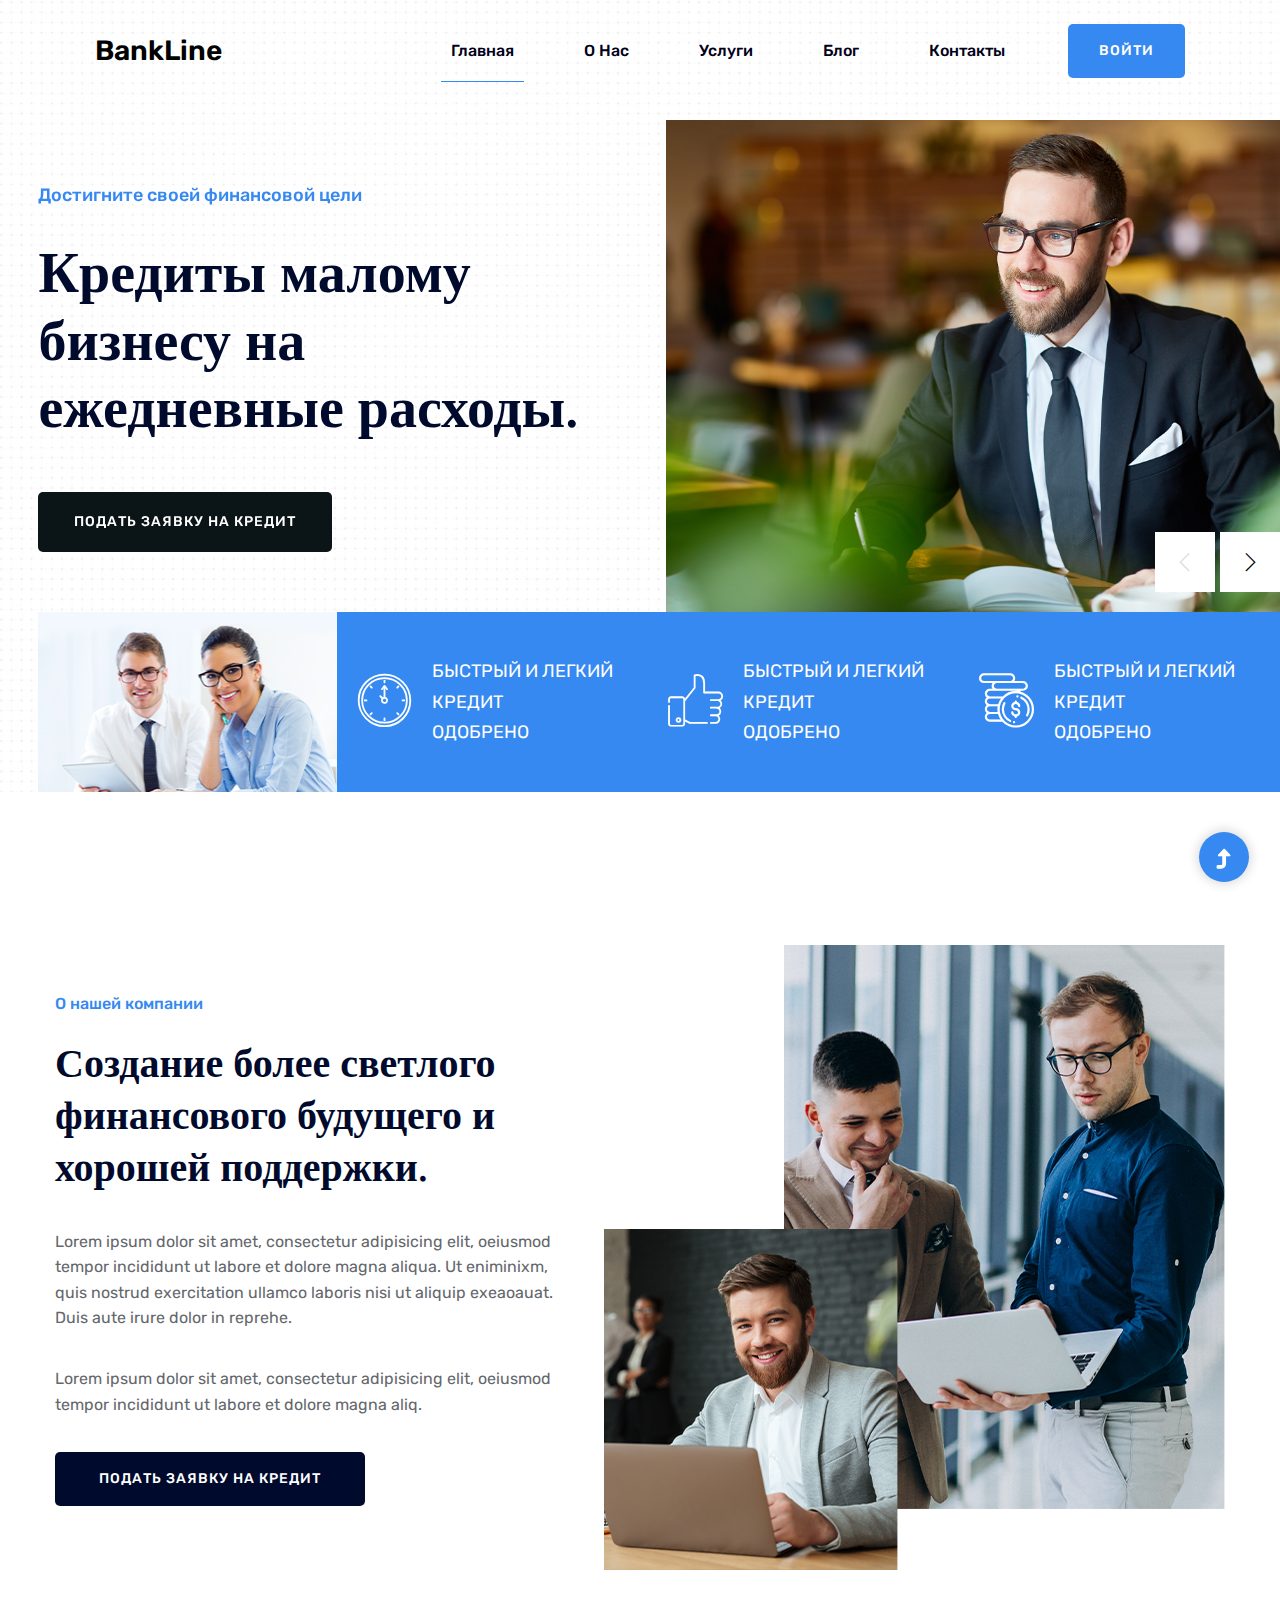
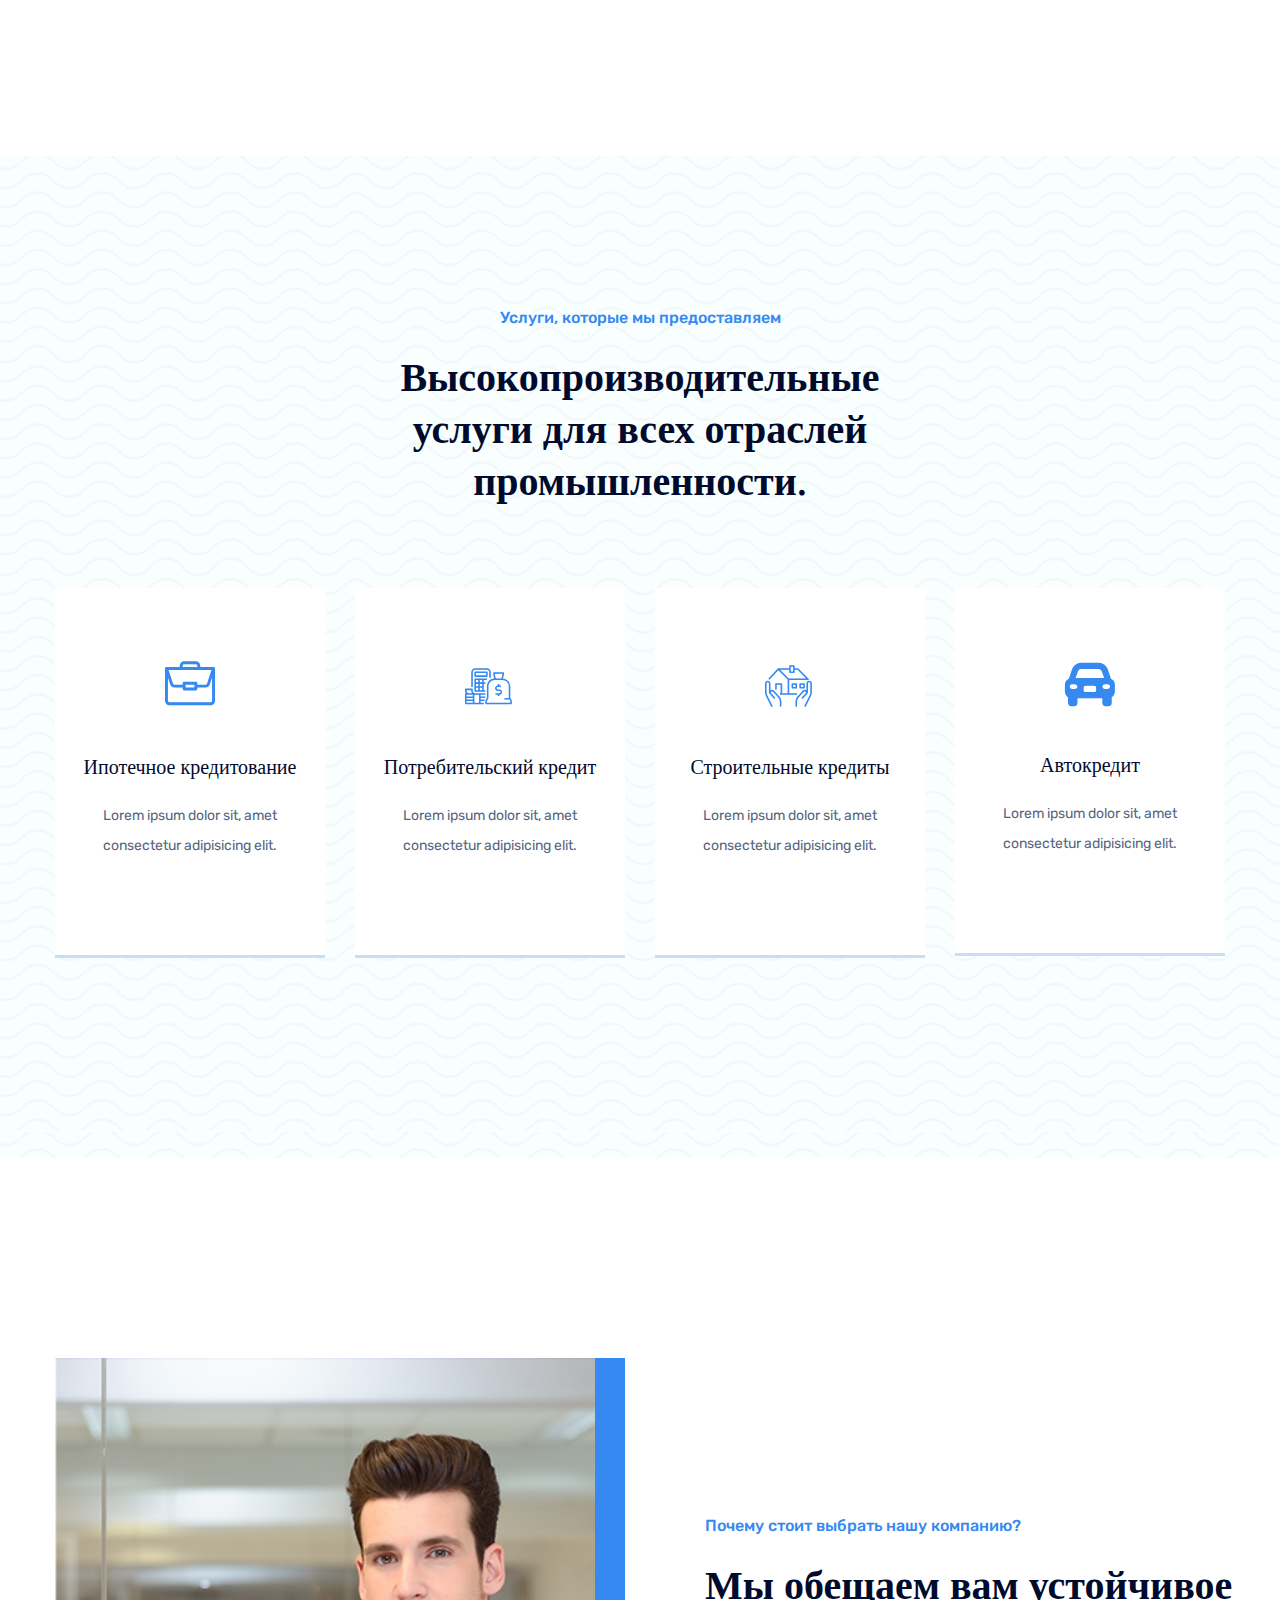
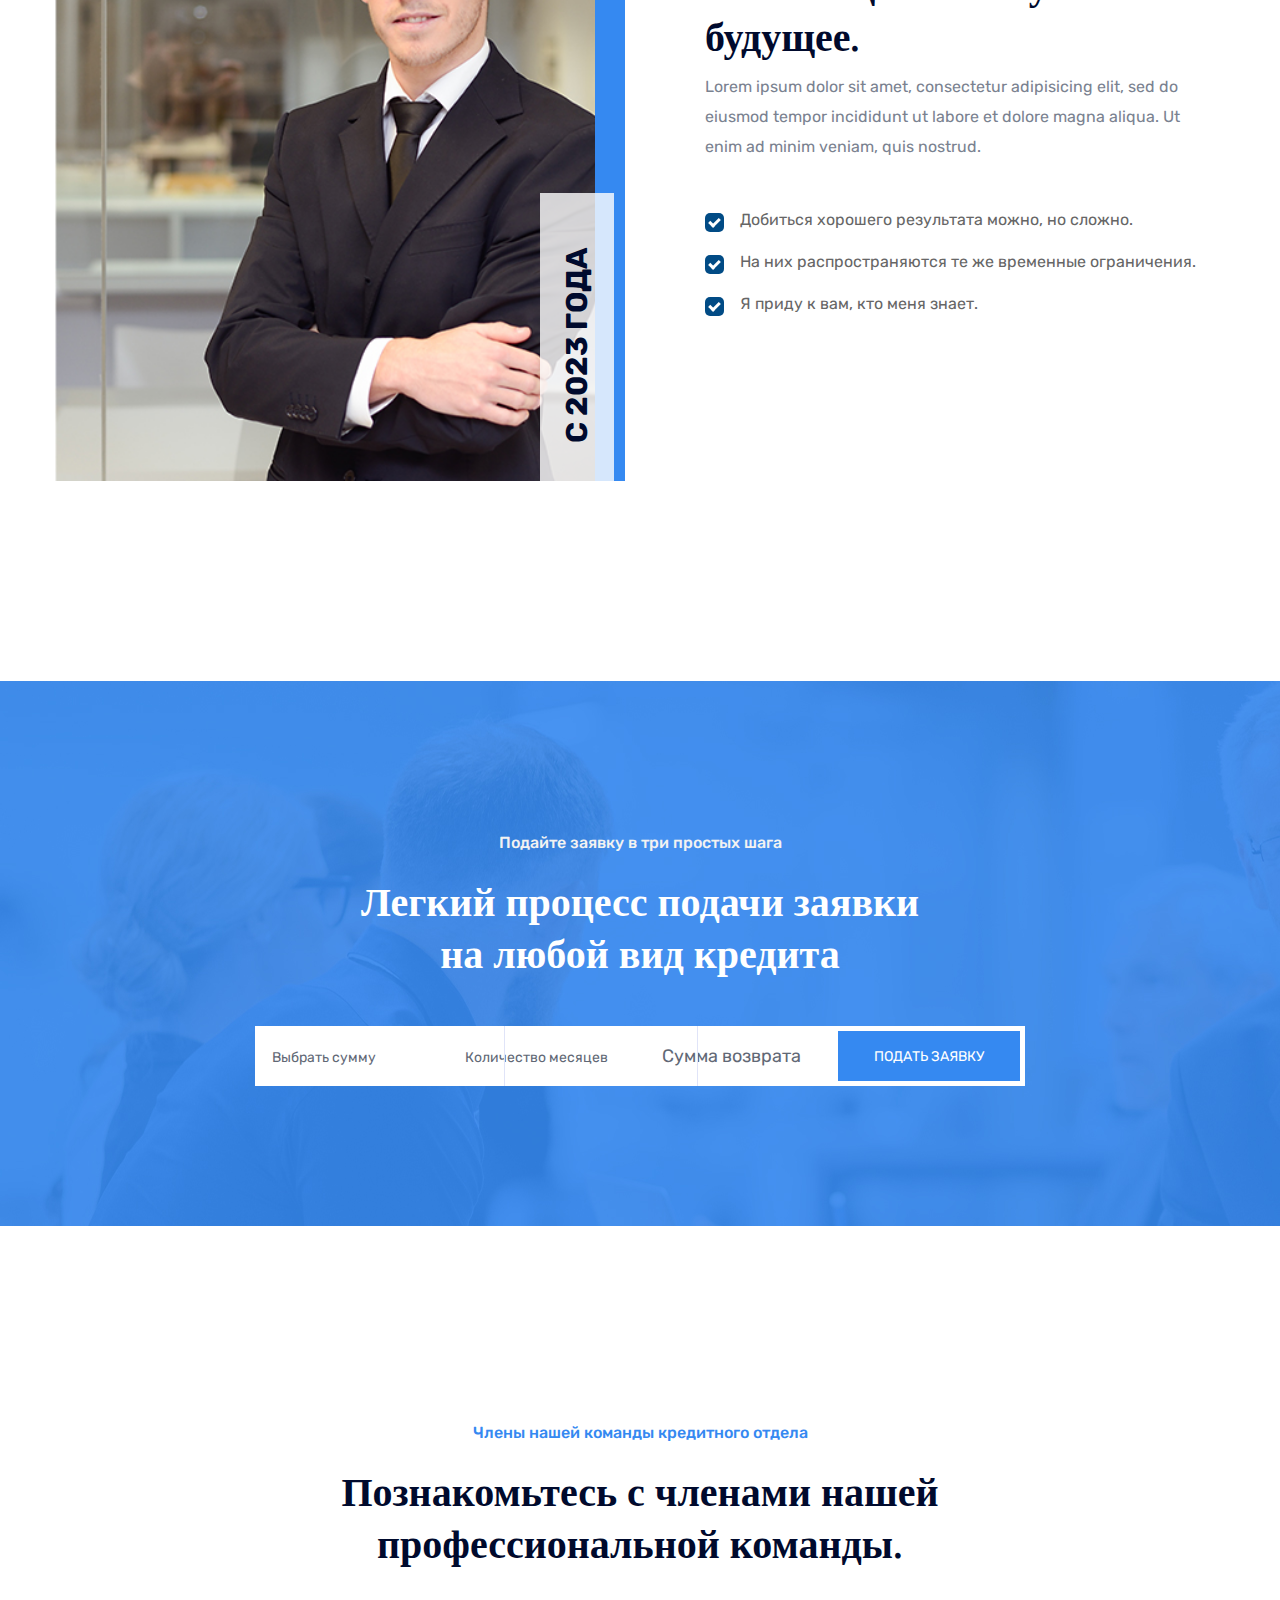
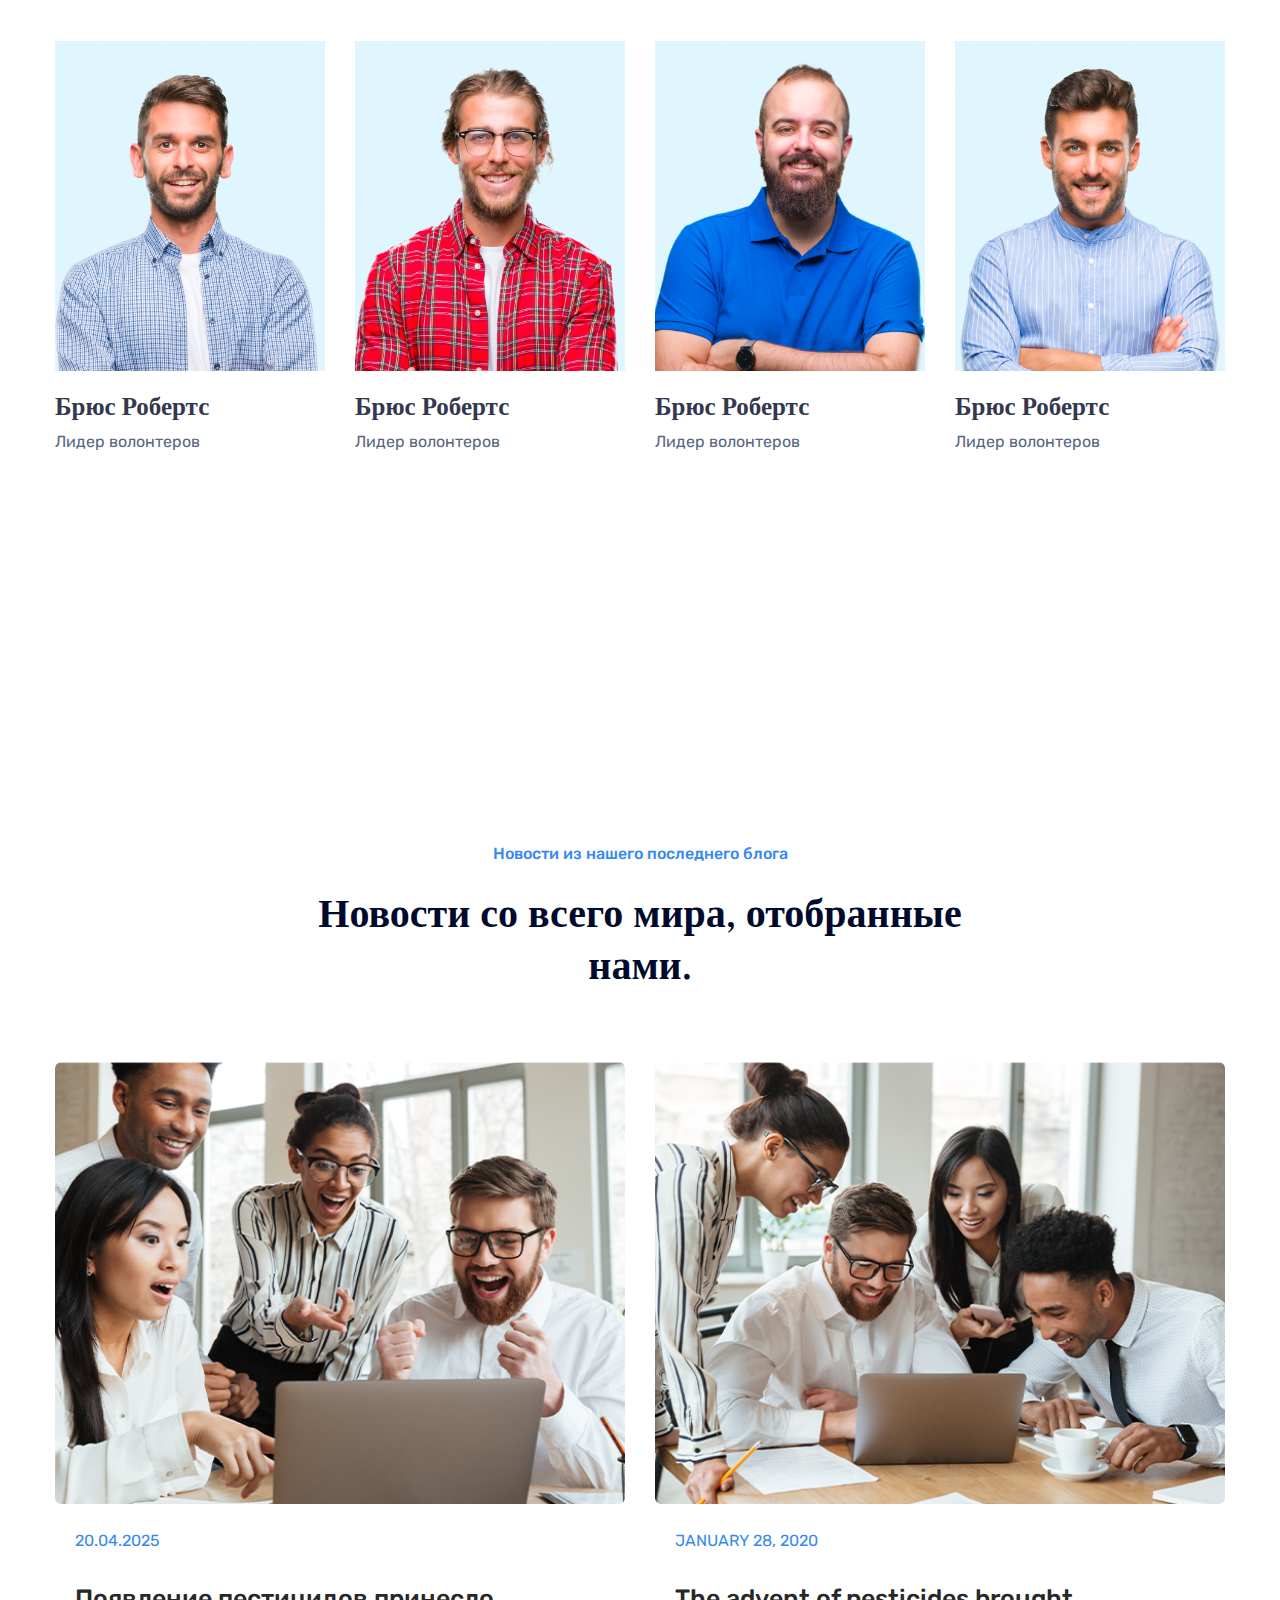
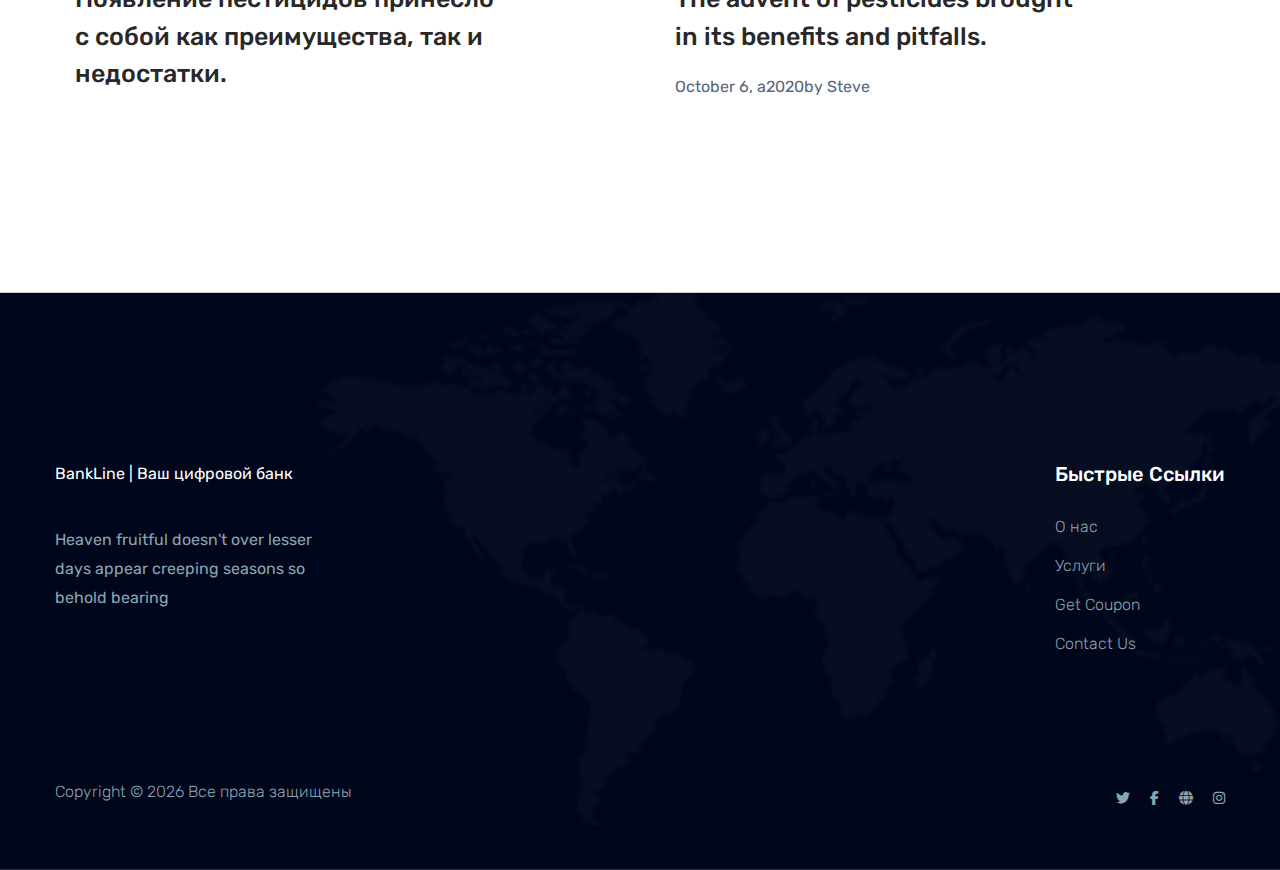
<file: index.html>
<!DOCTYPE html>
<html class="no-js" lang="zxx">
  <head>
    <meta charset="utf-8" />
    <meta http-equiv="x-ua-compatible" content="ie=edge" />
    <title>BankLine | Ваш цифровой банк</title>
    <meta name="description" content="" />
    <meta name="viewport" content="width=device-width, initial-scale=1" />
    <link rel="manifest" href="site.webmanifest" />

    <!-- CSS here -->
    <link rel="stylesheet" href="assets/css/bootstrap.min.css" />
    <link rel="stylesheet" href="assets/css/owl.carousel.min.css" />
    <link rel="stylesheet" href="assets/css/slicknav.css" />
    <link rel="stylesheet" href="assets/css/flaticon.css" />
    <link rel="stylesheet" href="assets/css/animate.min.css" />
    <link rel="stylesheet" href="assets/css/magnific-popup.css" />
    <link rel="stylesheet" href="assets/css/fontawesome-all.min.css" />
    <link rel="stylesheet" href="assets/css/themify-icons.css" />
    <link rel="stylesheet" href="assets/css/slick.css" />
    <link rel="stylesheet" href="assets/css/nice-select.css" />
    <!-- Подключение Font Awesome -->
    <link
      rel="stylesheet"
      href="https://cdnjs.cloudflare.com/ajax/libs/font-awesome/6.5.0/css/all.min.css"
    />

    <link rel="stylesheet" href="assets/css/style.css" />
  </head>

  <body>
    <header>
      <!-- Header Start -->
      <div class="header-area header-transparent">
        <div class="main-header header-sticky">
          <div class="container-fluid">
            <div class="row align-items-center">
              <!-- Logo -->
              <div class="col-xl-2 col-lg-2 col-md-1">
                <div class="logo">
                  <a href="index.html">BankLine</a>
                </div>
              </div>
              <div class="col-xl-10 col-lg-10 col-md-10">
                <div
                  class="menu-main d-flex align-items-center justify-content-end"
                >
                  <!-- Main-menu -->
                  <div class="main-menu f-right d-none d-lg-block">
                    <nav>
                      <ul id="navigation">
                        <li class="active"><a href="index.html">Главная</a></li>
                        <li><a href="about.html">О нас</a></li>
                        <li><a href="services.html">Услуги</a></li>
                        <li>
                          <a href="blog.html">Блог</a>
                          <ul class="submenu">
                            <li><a href="blog.html">Блог</a></li>
                            <li>
                              <a href="blog_details.html">Новости</a>
                            </li>
                            <li><a href="elements.html">Element</a></li>
                            <li><a href="apply.html">Apply Now</a></li>
                          </ul>
                        </li>
                        <li><a href="contact.html">Контакты</a></li>
                      </ul>
                    </nav>
                  </div>
                  <div class="header-right-btn f-right d-none d-lg-block">
                    <a href="#" class="btn header-btn">Войти</a>
                  </div>
                </div>
              </div>
              <!-- Mobile Menu -->
              <div class="col-12">
                <div class="mobile_menu d-block d-lg-none"></div>
              </div>
            </div>
          </div>
        </div>
      </div>
      <!-- Header End -->
    </header>

    <main>
      <!-- slider Area Start-->
      <div
        class="slider-area slider-height"
        data-background="assets/img/hero/h1_hero.jpg"
      >
        <div class="slider-active">
          <!-- Single Slider -->
          <div class="single-slider">
            <div class="slider-cap-wrapper">
              <div class="hero__caption">
                <p data-animation="fadeInLeft" data-delay=".2s">
                  Достигните своей финансовой цели
                </p>
                <h1 data-animation="fadeInLeft" data-delay=".5s">
                  Кредиты малому бизнесу на ежедневные расходы.
                </h1>
                <!-- Hero Btn -->
                <a
                  href="apply.html"
                  class="btn hero-btn"
                  data-animation="fadeInLeft"
                  data-delay=".8s"
                  >Подать заявку на кредит</a
                >
              </div>
              <div class="hero__img">
                <img src="assets/img/hero/hero_img.jpg" alt="" />
              </div>
            </div>
          </div>
          <!-- Single Slider -->
          <div class="single-slider">
            <div class="slider-cap-wrapper">
              <div class="hero__caption">
                <p data-animation="fadeInLeft" data-delay=".2s">
                  Достигните своей финансовой цели
                </p>
                <h1 data-animation="fadeInLeft" data-delay=".5s">
                  Кредиты малому бизнесу на ежедневные расходы.
                </h1>
                <!-- Hero Btn -->
                <a
                  href="apply.html"
                  class="btn hero-btn"
                  data-animation="fadeInLeft"
                  data-delay=".8s"
                  >Подать заявку на кредит</a
                >
              </div>
              <div class="hero__img">
                <img src="assets/img/hero/hero_img2.jpg" alt="" />
              </div>
            </div>
          </div>
        </div>
        <!-- slider-footer Start -->
        <div class="slider-footer section-bg d-none d-sm-block">
          <div class="footer-wrapper">
            <!-- single -->
            <div class="single-caption">
              <div class="single-img">
                <img src="assets/img/hero/hero_footer.png" alt="" />
              </div>
            </div>
            <!-- single -->
            <div class="single-caption">
              <div class="caption-icon">
                <span class="flaticon-clock"></span>
              </div>
              <div class="caption">
                <p>Быстрый и легкий кредит</p>
                <p>одобрено</p>
              </div>
            </div>
            <!-- single -->
            <div class="single-caption">
              <div class="caption-icon">
                <span class="flaticon-like"></span>
              </div>
              <div class="caption">
                <p>Быстрый и легкий кредит</p>
                <p>одобрено</p>
              </div>
            </div>
            <!-- single -->
            <div class="single-caption">
              <div class="caption-icon">
                <span class="flaticon-money"></span>
              </div>
              <div class="caption">
                <p>Быстрый и легкий кредит</p>
                <p>одобрено</p>
              </div>
            </div>
          </div>
        </div>
        <!-- slider-footer End -->
      </div>
      <!-- slider Area End-->

      <!-- About Law Start-->
      <div class="about-low-area section-padding2">
        <div class="container">
          <div class="row">
            <div class="col-lg-6 col-md-12">
              <div class="about-caption mb-50">
                <!-- Section Tittle -->
                <div class="section-tittle mb-35">
                  <span>О нашей компании</span>
                  <h2>
                    Создание более светлого финансового будущего и хорошей
                    поддержки.
                  </h2>
                </div>
                <p>
                  Lorem ipsum dolor sit amet, consectetur adipisicing elit,
                  oeiusmod tempor incididunt ut labore et dolore magna aliqua.
                  Ut eniminixm, quis nostrud exercitation ullamco laboris nisi
                  ut aliquip exeaoauat. Duis aute irure dolor in reprehe.
                </p>
                <p>
                  Lorem ipsum dolor sit amet, consectetur adipisicing elit,
                  oeiusmod tempor incididunt ut labore et dolore magna aliq.
                </p>
                <a href="apply.html" class="btn">Подать заявку на кредит</a>
              </div>
            </div>
            <div class="col-lg-6 col-md-12">
              <!-- about-img -->
              <div class="about-img">
                <div class="about-font-img d-none d-lg-block">
                  <img src="assets/img/gallery/about2.png" alt="" />
                </div>
                <div class="about-back-img">
                  <img src="assets/img/gallery/about1.png" alt="" />
                </div>
              </div>
            </div>
          </div>
        </div>
      </div>
      <!-- About Law End-->
      <!-- Services Area Start -->
      <div
        class="services-area pt-150 pb-150"
        data-background="assets/img/gallery/section_bg02.jpg"
      >
        <div class="container">
          <div class="row justify-content-center">
            <div class="col-lg-6 col-md-10">
              <!-- Section Tittle -->
              <div class="section-tittle text-center mb-80">
                <span>Услуги, которые мы предоставляем</span>
                <h2>
                  Высокопроизводительные услуги для всех отраслей
                  промышленности.
                </h2>
              </div>
            </div>
          </div>
          <div class="row">
            <div class="col-lg-3 col-md-6 col-sm-6">
              <div class="single-cat text-center mb-50">
                <div class="cat-icon">
                  <span class="flaticon-work"></span>
                </div>
                <div class="cat-cap">
                  <h5><a href="services.html">Ипотечное кредитование</a></h5>
                  <p>
                    <font style="vertical-align: inherit"
                      >Lorem ipsum dolor sit, amet consectetur adipisicing elit.
                    </font>
                  </p>
                </div>
              </div>
            </div>
            <div class="col-lg-3 col-md-6 col-sm-6">
              <div class="single-cat text-center mb-50">
                <div class="cat-icon">
                  <span class="flaticon-loan"></span>
                </div>
                <div class="cat-cap">
                  <h5><a href="services.html">Потребительский кредит</a></h5>
                  <p>
                    Lorem ipsum dolor sit, amet consectetur adipisicing elit.
                  </p>
                </div>
              </div>
            </div>
            <div class="col-lg-3 col-md-6 col-sm-6">
              <div class="single-cat text-center mb-50">
                <div class="cat-icon">
                  <span class="flaticon-loan-1"></span>
                </div>
                <div class="cat-cap">
                  <h5><a href="services.html">Строительные кредиты</a></h5>
                  <p>
                    Lorem ipsum dolor sit, amet consectetur adipisicing elit.
                  </p>
                </div>
              </div>
            </div>
            <div class="col-lg-3 col-md-6 col-sm-6">
              <div class="single-cat text-center mb-50">
                <div class="cat-icon">
                  <span class="flaticon-car-front"
                    ><!-- Иконка машины -->
                    <i class="fa-solid fa-car-rear"></i>
                  </span>
                </div>
                <div class="cat-cap">
                  <h5><a href="services.html">Автокредит</a></h5>
                  <p>
                    Lorem ipsum dolor sit, amet consectetur adipisicing elit.
                  </p>
                </div>
              </div>
            </div>
          </div>
        </div>
      </div>
      <!-- Services Area End -->
      <!-- Support Company Start-->
      <div class="support-company-area section-padding3 fix">
        <div class="container">
          <div class="row align-items-center">
            <div class="col-xl-6 col-lg-6">
              <div class="support-location-img mb-50">
                <img src="assets/img/gallery/single2.jpg" alt="" />
                <div class="support-img-cap">
                  <span> c 2023 года</span>
                </div>
              </div>
            </div>
            <div class="col-xl-6 col-lg-6">
              <div class="right-caption">
                <!-- Section Tittle -->
                <div class="section-tittle">
                  <span>Почему стоит выбрать нашу компанию?</span>
                  <h2>Мы обещаем вам устойчивое будущее.</h2>
                </div>
                <div class="support-caption">
                  <p>
                    Lorem ipsum dolor sit amet, consectetur adipisicing elit,
                    sed do eiusmod tempor incididunt ut labore et dolore magna
                    aliqua. Ut enim ad minim veniam, quis nostrud.
                  </p>
                  <div class="select-suport-items">
                    <label class="single-items"
                      >Добиться хорошего результата можно, но сложно.

                      <input type="checkbox" checked="checked active" />
                      <span class="checkmark"></span>
                    </label>
                    <label class="single-items"
                      >На них распространяются те же временные ограничения.

                      <input type="checkbox" checked="checked active" />
                      <span class="checkmark"></span>
                    </label>
                    <label class="single-items"
                      >Я приду к вам, кто меня знает.

                      <input type="checkbox" checked="checked active" />
                      <span class="checkmark"></span>
                    </label>
                  </div>
                </div>
              </div>
            </div>
          </div>
        </div>
      </div>
      <!-- Support Company End-->
      <!-- Application Area Start -->
      <div
        class="application-area pt-150 pb-140"
        data-background="assets/img/gallery/section_bg03.jpg"
      >
        <div class="container">
          <div class="row justify-content-center">
            <div class="col-lg-6 col-md-10">
              <!-- Section Tittle -->
              <div class="section-tittle section-tittle2 text-center mb-45">
                <span>Подайте заявку в три простых шага</span>
                <h2>Легкий процесс подачи заявки на любой вид кредита</h2>
              </div>
            </div>
          </div>
          <div class="row justify-content-center">
            <div class="col-lg-9 col-xl-8">
              <!--Hero form -->
              <form action="#" class="search-box">
                <div class="select-form">
                  <div class="select-itms">
                    <select name="select" id="select1">
                      <option value="">Выбрать сумму</option>
                      <option value="">$120</option>
                      <option value="">$700</option>
                      <option value="">$750</option>
                      <option value="">$250</option>
                    </select>
                  </div>
                </div>
                <div class="select-form">
                  <div class="select-itms">
                    <select name="select" id="select1">
                      <option value="">Количество месяцев</option>
                      <option value="">7 Days</option>
                      <option value="">10 Days</option>
                      <option value="">14 Days Days</option>
                      <option value="">20 Days</option>
                    </select>
                  </div>
                </div>
                <div class="input-form">
                  <input type="text" placeholder="Сумма возврата" />
                </div>
                <div class="search-form">
                  <a href="apply.html">Подать заявку</a>
                </div>
              </form>
            </div>
          </div>
        </div>
      </div>
      <!-- Application Area End -->
      <!--Team Ara Start -->
      <div class="team-area section-padding30">
        <div class="container">
          <div class="row justify-content-center">
            <div class="cl-xl-7 col-lg-8 col-md-10">
              <!-- Section Tittle -->
              <div class="section-tittle text-center mb-70">
                <span>Члены нашей команды кредитного отдела</span>
                <h2>Познакомьтесь с членами нашей профессиональной команды.</h2>
              </div>
            </div>
          </div>
          <div class="row">
            <div class="col-lg-3 col-md-4 col-sm-6">
              <div class="single-team mb-30">
                <div class="team-img">
                  <img src="assets/img/gallery/home_blog1.png" alt="" />
                  <!-- Blog Social -->
                  <div class="team-social">
                    <li>
                      <a href="#"><i class="fab fa-facebook-f"></i></a>
                    </li>
                    <li>
                      <a href="#"><i class="fab fa-twitter"></i></a>
                    </li>
                    <li>
                      <a href="#"><i class="fas fa-globe"></i></a>
                    </li>
                  </div>
                </div>
                <div class="team-caption">
                  <h3><a href="#">Брюс Робертс</a></h3>
                  <p>Лидер волонтеров</p>
                </div>
              </div>
            </div>
            <div class="col-lg-3 col-md-4 col-sm-6">
              <div class="single-team mb-30">
                <div class="team-img">
                  <img src="assets/img/gallery/home_blog2.png" alt="" />
                  <!-- Blog Social -->
                  <div class="team-social">
                    <li>
                      <a href="#"><i class="fab fa-facebook-f"></i></a>
                    </li>
                    <li>
                      <a href="#"><i class="fab fa-twitter"></i></a>
                    </li>
                    <li>
                      <a href="#"><i class="fas fa-globe"></i></a>
                    </li>
                  </div>
                </div>
                <div class="team-caption">
                  <h3><a href="#">Брюс Робертс</a></h3>
                  <p>Лидер волонтеров</p>
                </div>
              </div>
            </div>
            <div class="col-lg-3 col-md-4 col-sm-6">
              <div class="single-team mb-30">
                <div class="team-img">
                  <img src="assets/img/gallery/home_blog3.png" alt="" />
                  <!-- Blog Social -->
                  <div class="team-social">
                    <li>
                      <a href="#"><i class="fab fa-facebook-f"></i></a>
                    </li>
                    <li>
                      <a href="#"><i class="fab fa-twitter"></i></a>
                    </li>
                    <li>
                      <a href="#"><i class="fas fa-globe"></i></a>
                    </li>
                  </div>
                </div>
                <div class="team-caption">
                  <h3><a href="#">Брюс Робертс</a></h3>
                  <p>Лидер волонтеров</p>
                </div>
              </div>
            </div>
            <div class="col-lg-3 col-md-4 col-sm-6">
              <div class="single-team mb-30">
                <div class="team-img">
                  <img src="assets/img/gallery/home_blog4.png" alt="" />
                  <!-- Blog Social -->
                  <div class="team-social">
                    <li>
                      <a href="#"><i class="fab fa-facebook-f"></i></a>
                    </li>
                    <li>
                      <a href="#"><i class="fab fa-twitter"></i></a>
                    </li>
                    <li>
                      <a href="#"><i class="fas fa-globe"></i></a>
                    </li>
                  </div>
                </div>
                <div class="team-caption">
                  <h3><a href="#">Брюс Робертс</a></h3>
                  <p>Лидер волонтеров</p>
                </div>
              </div>
            </div>
          </div>
        </div>
      </div>
      <!-- Team Ara End -->

      <!-- Blog Ara Start -->
      <div class="home-blog-area section-padding30">
        <div class="container">
          <div class="row justify-content-center">
            <div class="col-lg-7 col-md-10">
              <!-- Section Tittle -->
              <div class="section-tittle text-center mb-70">
                <span>Новости из нашего последнего блога</span>
                <h2>Новости со всего мира, отобранные нами.</h2>
              </div>
            </div>
          </div>
          <div class="row">
            <div class="col-xl-6 col-lg-6 col-md-6">
              <!-- single-david -->
              <div class="single-blogs mb-30">
                <div class="blog-images">
                  <img src="assets/img/gallery/blog1.png" alt="" />
                </div>
                <div class="blog-captions">
                  <span>20.04.2025</span>
                  <h2>
                    <a href="blog_details.html"
                      >Появление пестицидов принесло с собой как преимущества,
                      так и недостатки.</a
                    >
                  </h2>
                </div>
              </div>
            </div>
            <div class="col-xl-6 col-lg-6 col-md-6">
              <!-- single-david -->
              <div class="single-blogs mb-30">
                <div class="blog-images">
                  <img src="assets/img/gallery/blog2.png" alt="" />
                </div>
                <div class="blog-captions">
                  <span>January 28, 2020</span>
                  <h2>
                    <a href="blog_details.html"
                      >The advent of pesticides brought in its benefits and
                      pitfalls.</a
                    >
                  </h2>
                  <p>October 6, a2020by Steve</p>
                </div>
              </div>
            </div>
          </div>
        </div>
      </div>
      <!-- Blog Ara End -->
    </main>

    <footer>
      <!-- Footer Start-->
      <div class="footer-area">
        <div class="container">
          <div class="footer-top footer-padding">
            <div class="row justify-content-between">
              <div class="col-xl-3 col-lg-4 col-md-4 col-sm-6">
                <div class="single-footer-caption mb-50">
                  <div class="single-footer-caption mb-30">
                    <!-- logo -->
                    <div class="footer-logo">
                      <a href="index.html">BankLine | Ваш цифровой банк</a>
                    </div>
                    <div class="footer-pera">
                      <p>
                        Heaven fruitful doesn't over lesser days appear creeping
                        seasons so behold bearing
                      </p>
                    </div>
                  </div>
                </div>
              </div>
              <div class="col-xl-2 col-lg-2 col-md-4 col-sm-6">
                <div class="single-footer-caption mb-50">
                  <div class="footer-tittle">
                    <h4>Быстрые ссылки</h4>
                    <ul>
                      <li><a href="#">О нас</a></li>
                      <li><a href="#">Услуги</a></li>
                      <li><a href="#">Get Coupon</a></li>
                      <li><a href="#"> Contact Us</a></li>
                    </ul>
                  </div>
                </div>
              </div>
            </div>
          </div>
          <div class="footer-bottom">
            <div class="row d-flex justify-content-between align-items-center">
              <div class="col-xl-9 col-lg-8">
                <div class="footer-copy-right">
                  <p>
                    Copyright &copy;
                    <script>
                      document.write(new Date().getFullYear());
                    </script>
                    Все права защищены
                  </p>
                </div>
              </div>
              <div class="col-xl-3 col-lg-4">
                <!-- Footer Social -->
                <div class="footer-social f-right">
                  <a href="#"><i class="fab fa-twitter"></i></a>
                  <a href="#"><i class="fab fa-facebook-f"></i></a>
                  <a href="#"><i class="fas fa-globe"></i></a>
                  <a href="#"><i class="fab fa-instagram"></i></a>
                </div>
              </div>
            </div>
          </div>
        </div>
      </div>
      <!-- Footer End-->
    </footer>
    <!-- Scroll Up -->
    <div id="back-top">
      <a title="Go to Top" href="#"> <i class="fas fa-level-up-alt"></i></a>
    </div>

    <!-- JS here -->
    <!-- All JS Custom Plugins Link Here here -->
    <script src="./assets/js/vendor/modernizr-3.5.0.min.js"></script>
    <!-- Jquery, Popper, Bootstrap -->
    <script src="./assets/js/vendor/jquery-1.12.4.min.js"></script>
    <script src="./assets/js/popper.min.js"></script>
    <script src="./assets/js/bootstrap.min.js"></script>
    <!-- Jquery Mobile Menu -->
    <script src="./assets/js/jquery.slicknav.min.js"></script>

    <!-- Jquery Slick , Owl-Carousel Plugins -->
    <script src="./assets/js/owl.carousel.min.js"></script>
    <script src="./assets/js/slick.min.js"></script>
    <!-- One Page, Animated-HeadLin -->
    <script src="./assets/js/wow.min.js"></script>
    <script src="./assets/js/animated.headline.js"></script>
    <script src="./assets/js/jquery.magnific-popup.js"></script>

    <!-- Nice-select, sticky -->
    <script src="./assets/js/jquery.nice-select.min.js"></script>
    <script src="./assets/js/jquery.sticky.js"></script>

    <!-- contact js -->
    <script src="./assets/js/contact.js"></script>
    <script src="./assets/js/jquery.form.js"></script>
    <script src="./assets/js/jquery.validate.min.js"></script>
    <script src="./assets/js/mail-script.js"></script>
    <script src="./assets/js/jquery.ajaxchimp.min.js"></script>

    <!-- Jquery Plugins, main Jquery -->
    <script src="./assets/js/plugins.js"></script>
    <script src="./assets/js/main.js"></script>
  </body>
</html>
</file>
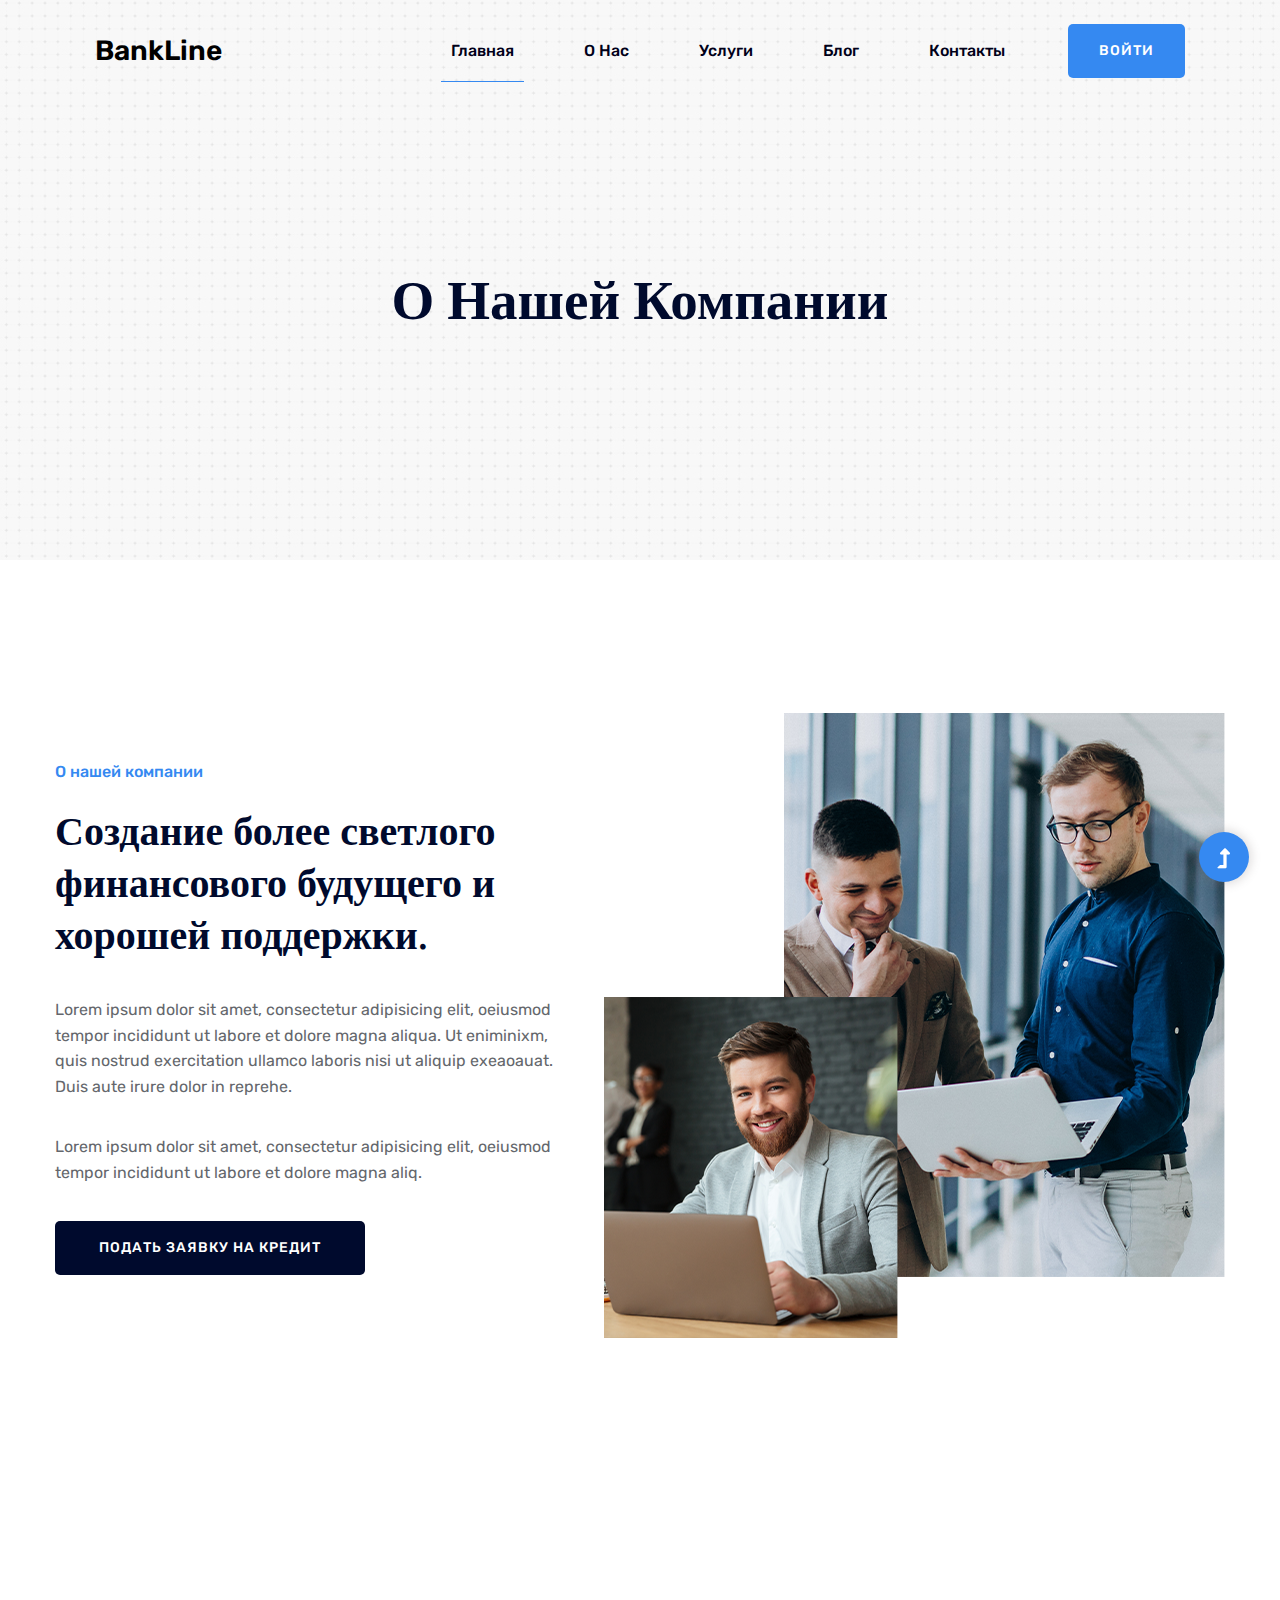
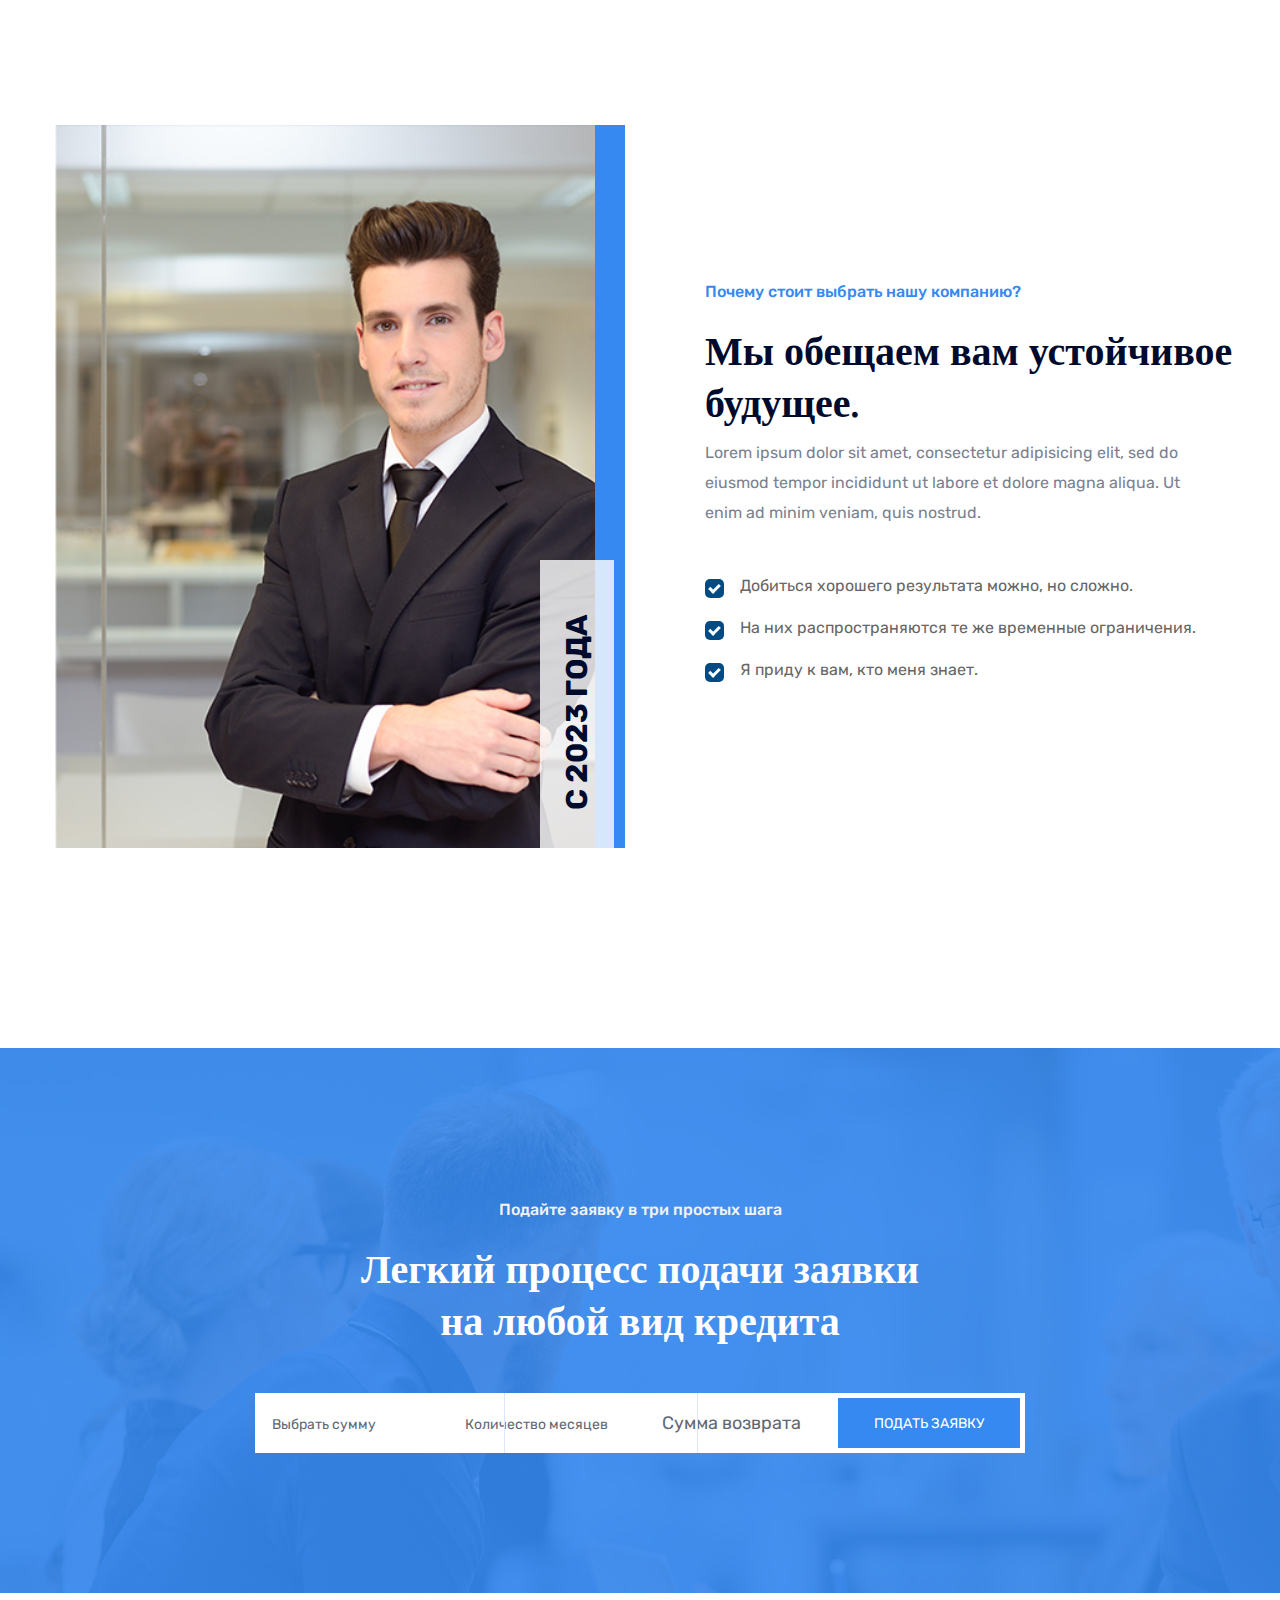
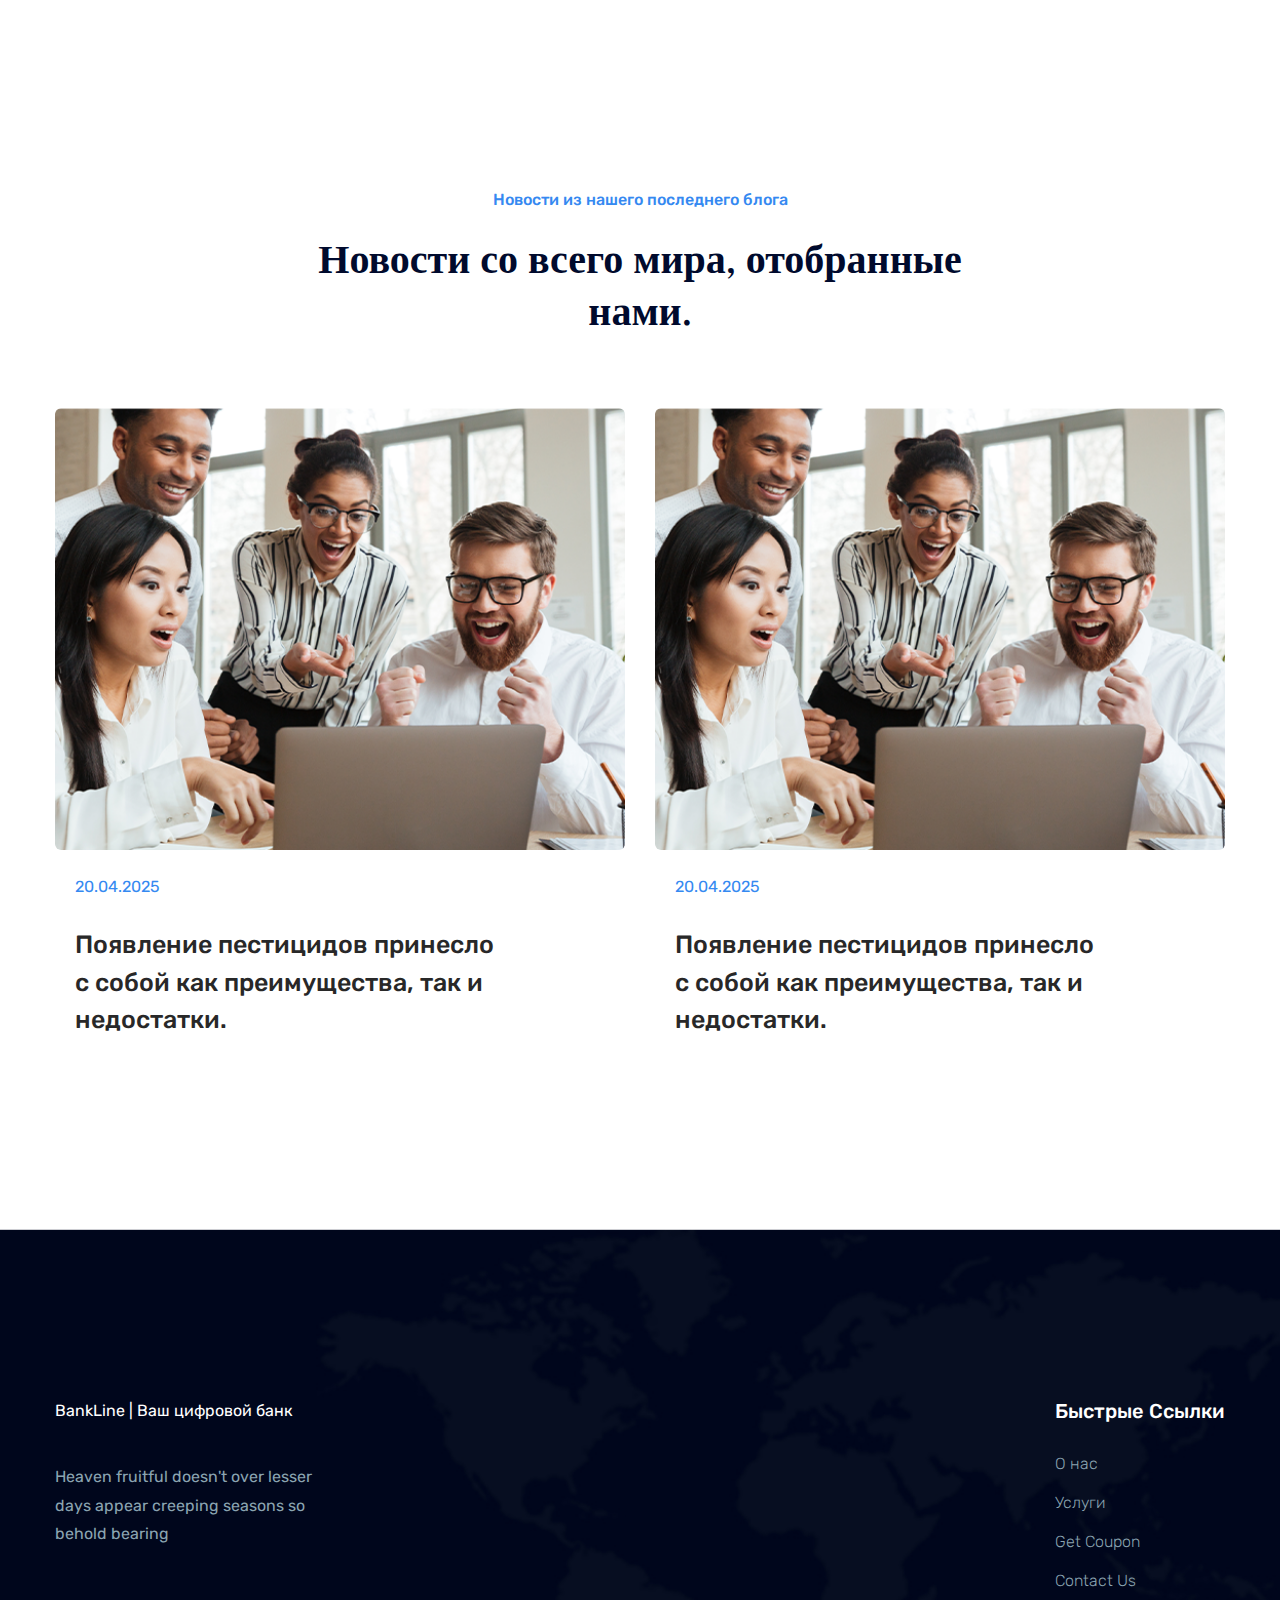
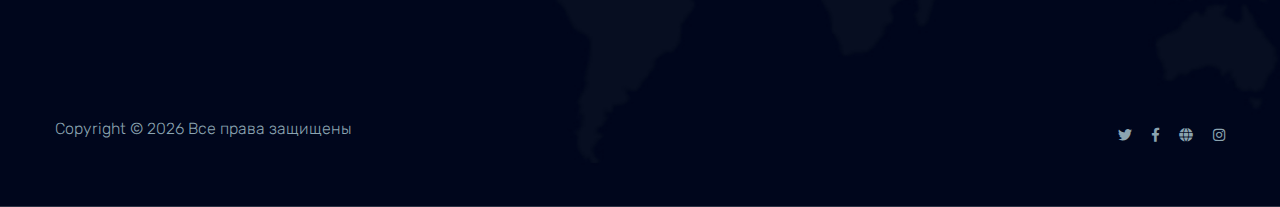
<file: about.html>
<!DOCTYPE html>
<html class="no-js" lang="zxx">
  <head>
    <meta charset="utf-8" />
    <meta http-equiv="x-ua-compatible" content="ie=edge" />
    <title>BankLine | О нашей компании</title>
    <meta name="description" content="" />
    <meta name="viewport" content="width=device-width, initial-scale=1" />
    <link rel="manifest" href="site.webmanifest" />

    <!-- CSS here -->
    <link rel="stylesheet" href="assets/css/bootstrap.min.css" />
    <link rel="stylesheet" href="assets/css/owl.carousel.min.css" />
    <link rel="stylesheet" href="assets/css/slicknav.css" />
    <link rel="stylesheet" href="assets/css/flaticon.css" />
    <link rel="stylesheet" href="assets/css/animate.min.css" />
    <link rel="stylesheet" href="assets/css/magnific-popup.css" />
    <link rel="stylesheet" href="assets/css/fontawesome-all.min.css" />
    <link rel="stylesheet" href="assets/css/themify-icons.css" />
    <link rel="stylesheet" href="assets/css/slick.css" />
    <link rel="stylesheet" href="assets/css/nice-select.css" />
    <link rel="stylesheet" href="assets/css/style.css" />
  </head>

  <body>
    <header>
      <!-- Header Start -->
      <div class="header-area header-transparent">
        <div class="main-header header-sticky">
          <div class="container-fluid">
            <div class="row align-items-center">
              <!-- Logo -->
              <div class="col-xl-2 col-lg-2 col-md-1">
                <div class="logo">
                  <a href="index.html">BankLine</a>
                </div>
              </div>
              <div class="col-xl-10 col-lg-10 col-md-10">
                <div
                  class="menu-main d-flex align-items-center justify-content-end"
                >
                  <!-- Main-menu -->
                  <div class="main-menu f-right d-none d-lg-block">
                    <nav>
                      <ul id="navigation">
                        <li class="active"><a href="index.html">Главная</a></li>
                        <li><a href="about.html">О нас</a></li>
                        <li><a href="services.html">Услуги</a></li>
                        <li>
                          <a href="blog.html">Блог</a>
                          <ul class="submenu">
                            <li><a href="blog.html">Блог</a></li>
                            <li>
                              <a href="blog_details.html">Новости</a>
                            </li>
                            <li><a href="elements.html">Element</a></li>
                            <li><a href="apply.html">Apply Now</a></li>
                          </ul>
                        </li>
                        <li><a href="contact.html">Контакты</a></li>
                      </ul>
                    </nav>
                  </div>
                  <div class="header-right-btn f-right d-none d-lg-block">
                    <a href="#" class="btn header-btn">Войти</a>
                  </div>
                </div>
              </div>
              <!-- Mobile Menu -->
              <div class="col-12">
                <div class="mobile_menu d-block d-lg-none"></div>
              </div>
            </div>
          </div>
        </div>
      </div>
      <!-- Header End -->
    </header>

    <main>
      <!-- Hero Start-->
      <div
        class="hero-area2 slider-height2 hero-overly2 d-flex align-items-center"
      >
        <div class="container">
          <div class="row">
            <div class="col-xl-12">
              <div class="hero-cap text-center pt-50">
                <h2>О нашей компании</h2>
              </div>
            </div>
          </div>
        </div>
      </div>
      <!--Hero End -->
      <!-- About Law Start-->
      <div class="about-low-area section-padding2">
        <div class="container">
          <div class="row">
            <div class="col-lg-6 col-md-12">
              <div class="about-caption mb-50">
                <!-- Section Tittle -->
                <div class="section-tittle mb-35">
                  <span>О нашей компании</span>
                  <h2>
                    Создание более светлого финансового будущего и хорошей
                    поддержки.
                  </h2>
                </div>
                <p>
                  Lorem ipsum dolor sit amet, consectetur adipisicing elit,
                  oeiusmod tempor incididunt ut labore et dolore magna aliqua.
                  Ut eniminixm, quis nostrud exercitation ullamco laboris nisi
                  ut aliquip exeaoauat. Duis aute irure dolor in reprehe.
                </p>
                <p>
                  Lorem ipsum dolor sit amet, consectetur adipisicing elit,
                  oeiusmod tempor incididunt ut labore et dolore magna aliq.
                </p>
                <a href="apply.html" class="btn">Подать заявку на кредит</a>
              </div>
            </div>
            <div class="col-lg-6 col-md-12">
              <!-- about-img -->
              <div class="about-img">
                <div class="about-font-img d-none d-lg-block">
                  <img src="assets/img/gallery/about2.png" alt="" />
                </div>
                <div class="about-back-img">
                  <img src="assets/img/gallery/about1.png" alt="" />
                </div>
              </div>
            </div>
          </div>
        </div>
      </div>
      <!-- About Law End-->

      <!-- Support Company Start-->
      <div class="support-company-area section-padding3 fix">
        <div class="container">
          <div class="row align-items-center">
            <div class="col-xl-6 col-lg-6">
              <div class="support-location-img mb-50">
                <img src="assets/img/gallery/single2.jpg" alt="" />
                <div class="support-img-cap">
                  <span> c 2023 года</span>
                </div>
              </div>
            </div>
            <div class="col-xl-6 col-lg-6">
              <div class="right-caption">
                <!-- Section Tittle -->
                <div class="section-tittle">
                  <span>Почему стоит выбрать нашу компанию?</span>
                  <h2>Мы обещаем вам устойчивое будущее.</h2>
                </div>
                <div class="support-caption">
                  <p>
                    Lorem ipsum dolor sit amet, consectetur adipisicing elit,
                    sed do eiusmod tempor incididunt ut labore et dolore magna
                    aliqua. Ut enim ad minim veniam, quis nostrud.
                  </p>
                  <div class="select-suport-items">
                    <label class="single-items"
                      >Добиться хорошего результата можно, но сложно.

                      <input type="checkbox" checked="checked active" />
                      <span class="checkmark"></span>
                    </label>
                    <label class="single-items"
                      >На них распространяются те же временные ограничения.

                      <input type="checkbox" checked="checked active" />
                      <span class="checkmark"></span>
                    </label>
                    <label class="single-items"
                      >Я приду к вам, кто меня знает.

                      <input type="checkbox" checked="checked active" />
                      <span class="checkmark"></span>
                    </label>
                  </div>
                </div>
              </div>
            </div>
          </div>
        </div>
      </div>
      <!-- Support Company End-->
      <!-- Application Area Start -->
      <div
        class="application-area pt-150 pb-140"
        data-background="assets/img/gallery/section_bg03.jpg"
      >
        <div class="container">
          <div class="row justify-content-center">
            <div class="col-lg-6 col-md-10">
              <!-- Section Tittle -->
              <div class="section-tittle section-tittle2 text-center mb-45">
                <span>Подайте заявку в три простых шага</span>
                <h2>Легкий процесс подачи заявки на любой вид кредита</h2>
              </div>
            </div>
          </div>
          <div class="row justify-content-center">
            <div class="col-lg-9 col-xl-8">
              <!--Hero form -->
              <form action="#" class="search-box">
                <div class="select-form">
                  <div class="select-itms">
                    <select name="select" id="select1">
                      <option value="">Выбрать сумму</option>
                      <option value="">$120</option>
                      <option value="">$700</option>
                      <option value="">$750</option>
                      <option value="">$250</option>
                    </select>
                  </div>
                </div>
                <div class="select-form">
                  <div class="select-itms">
                    <select name="select" id="select1">
                      <option value="">Количество месяцев</option>
                      <option value="">7 Days</option>
                      <option value="">10 Days</option>
                      <option value="">14 Days Days</option>
                      <option value="">20 Days</option>
                    </select>
                  </div>
                </div>
                <div class="input-form">
                  <input type="text" placeholder="Сумма возврата" />
                </div>
                <div class="search-form">
                  <a href="apply.html">Подать заявку</a>
                </div>
              </form>
            </div>
          </div>
        </div>
      </div>
      <!-- Application Area End -->

      <!-- Blog Ara Start -->
      <div class="home-blog-area section-padding30">
        <div class="container">
          <div class="row justify-content-center">
            <div class="col-lg-7 col-md-10">
              <!-- Section Tittle -->
              <div class="section-tittle text-center mb-70">
                <span>Новости из нашего последнего блога</span>
                <h2>Новости со всего мира, отобранные нами.</h2>
              </div>
            </div>
          </div>
          <div class="row">
            <div class="col-xl-6 col-lg-6 col-md-6">
              <!-- single-david -->
              <div class="single-blogs mb-30">
                <div class="blog-images">
                  <img src="assets/img/gallery/blog1.png" alt="" />
                </div>
                <div class="blog-captions">
                  <span>20.04.2025</span>
                  <h2>
                    <a href="blog_details.html"
                      >Появление пестицидов принесло с собой как преимущества,
                      так и недостатки.</a
                    >
                  </h2>
                </div>
              </div>
            </div>

            <div class="col-xl-6 col-lg-6 col-md-6">
              <!-- single-david -->
              <div class="single-blogs mb-30">
                <div class="blog-images">
                  <img src="assets/img/gallery/blog1.png" alt="" />
                </div>
                <div class="blog-captions">
                  <span>20.04.2025</span>
                  <h2>
                    <a href="blog_details.html"
                      >Появление пестицидов принесло с собой как преимущества,
                      так и недостатки.</a
                    >
                  </h2>
                </div>
              </div>
            </div>
          </div>
        </div>
      </div>
      <!-- Blog Ara End -->
    </main>

    <footer>
      <!-- Footer Start-->
      <div class="footer-area">
        <div class="container">
          <div class="footer-top footer-padding">
            <div class="row justify-content-between">
              <div class="col-xl-3 col-lg-4 col-md-4 col-sm-6">
                <div class="single-footer-caption mb-50">
                  <div class="single-footer-caption mb-30">
                    <!-- logo -->
                    <div class="footer-logo">
                      <a href="index.html">BankLine | Ваш цифровой банк</a>
                    </div>
                    <div class="footer-pera">
                      <p>
                        Heaven fruitful doesn't over lesser days appear creeping
                        seasons so behold bearing
                      </p>
                    </div>
                  </div>
                </div>
              </div>
              <div class="col-xl-2 col-lg-2 col-md-4 col-sm-6">
                <div class="single-footer-caption mb-50">
                  <div class="footer-tittle">
                    <h4>Быстрые ссылки</h4>
                    <ul>
                      <li><a href="#">О нас</a></li>
                      <li><a href="#">Услуги</a></li>
                      <li><a href="#">Get Coupon</a></li>
                      <li><a href="#"> Contact Us</a></li>
                    </ul>
                  </div>
                </div>
              </div>
            </div>
          </div>
          <div class="footer-bottom">
            <div class="row d-flex justify-content-between align-items-center">
              <div class="col-xl-9 col-lg-8">
                <div class="footer-copy-right">
                  <p>
                    Copyright &copy;
                    <script>
                      document.write(new Date().getFullYear());
                    </script>
                    Все права защищены
                  </p>
                </div>
              </div>
              <div class="col-xl-3 col-lg-4">
                <!-- Footer Social -->
                <div class="footer-social f-right">
                  <a href="#"><i class="fab fa-twitter"></i></a>
                  <a href="#"><i class="fab fa-facebook-f"></i></a>
                  <a href="#"><i class="fas fa-globe"></i></a>
                  <a href="#"><i class="fab fa-instagram"></i></a>
                </div>
              </div>
            </div>
          </div>
        </div>
      </div>
      <!-- Footer End-->
    </footer>

    <div id="back-top">
      <a title="Go to Top" href="#"> <i class="fas fa-level-up-alt"></i></a>
    </div>

    <!-- JS here -->
    <!-- All JS Custom Plugins Link Here here -->
    <script src="./assets/js/vendor/modernizr-3.5.0.min.js"></script>
    <!-- Jquery, Popper, Bootstrap -->
    <script src="./assets/js/vendor/jquery-1.12.4.min.js"></script>
    <script src="./assets/js/popper.min.js"></script>
    <script src="./assets/js/bootstrap.min.js"></script>
    <!-- Jquery Mobile Menu -->
    <script src="./assets/js/jquery.slicknav.min.js"></script>

    <!-- Jquery Slick , Owl-Carousel Plugins -->
    <script src="./assets/js/owl.carousel.min.js"></script>
    <script src="./assets/js/slick.min.js"></script>
    <!-- One Page, Animated-HeadLin -->
    <script src="./assets/js/wow.min.js"></script>
    <script src="./assets/js/animated.headline.js"></script>
    <script src="./assets/js/jquery.magnific-popup.js"></script>

    <!-- Nice-select, sticky -->
    <script src="./assets/js/jquery.nice-select.min.js"></script>
    <script src="./assets/js/jquery.sticky.js"></script>

    <!-- contact js -->
    <script src="./assets/js/contact.js"></script>
    <script src="./assets/js/jquery.form.js"></script>
    <script src="./assets/js/jquery.validate.min.js"></script>
    <script src="./assets/js/mail-script.js"></script>
    <script src="./assets/js/jquery.ajaxchimp.min.js"></script>

    <!-- Jquery Plugins, main Jquery -->
    <script src="./assets/js/plugins.js"></script>
    <script src="./assets/js/main.js"></script>
  </body>
</html>
</file>
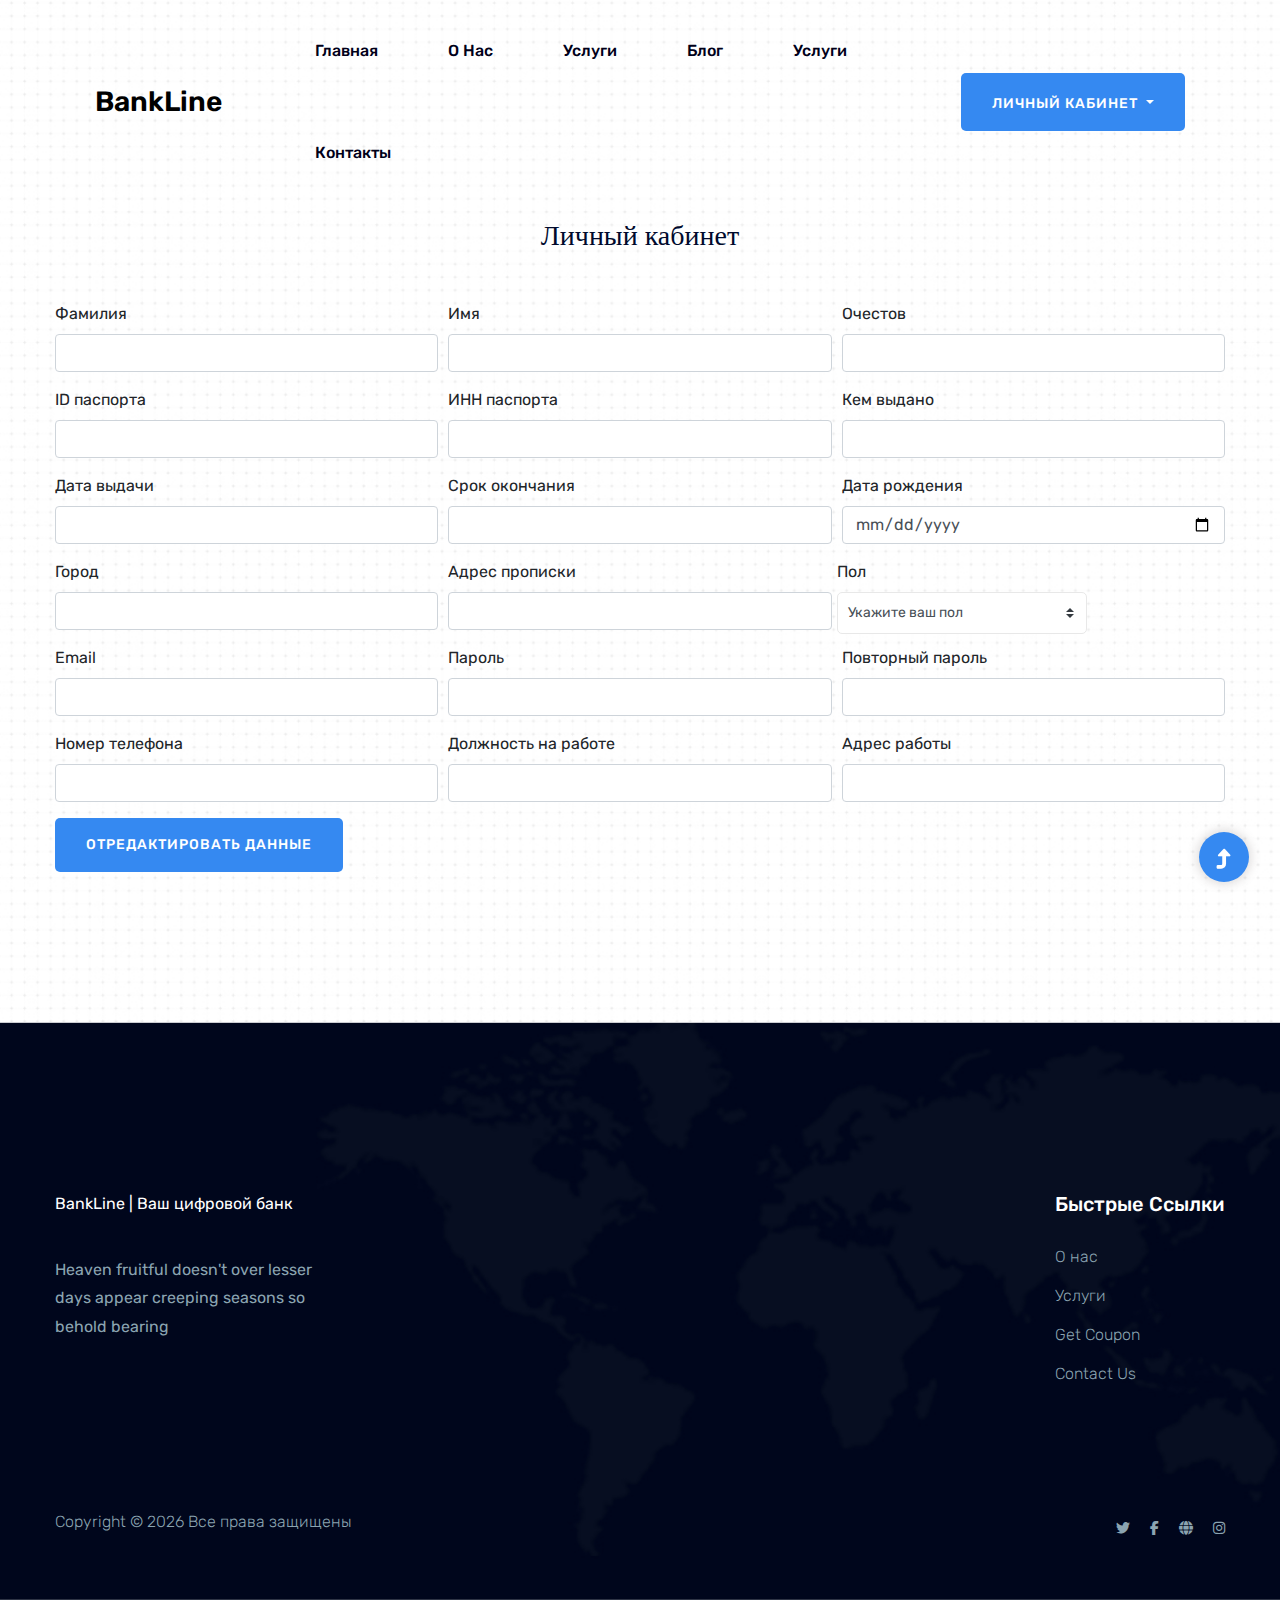
<file: accaunt.html>
<!DOCTYPE html>
<html class="no-js" lang="zxx">
  <head>
    <meta charset="utf-8" />
    <meta http-equiv="x-ua-compatible" content="ie=edge" />
    <title>BankLine | Регистрация</title>
    <meta name="description" content="" />
    <meta name="viewport" content="width=device-width, initial-scale=1" />
    <link rel="manifest" href="site.webmanifest" />

    <!-- CSS here -->
    <link rel="stylesheet" href="assets/css/bootstrap.min.css" />
    <link rel="stylesheet" href="assets/css/owl.carousel.min.css" />
    <link rel="stylesheet" href="assets/css/slicknav.css" />
    <link rel="stylesheet" href="assets/css/flaticon.css" />
    <link rel="stylesheet" href="assets/css/animate.min.css" />
    <link rel="stylesheet" href="assets/css/magnific-popup.css" />
    <link rel="stylesheet" href="assets/css/fontawesome-all.min.css" />
    <link rel="stylesheet" href="assets/css/themify-icons.css" />
    <link rel="stylesheet" href="assets/css/slick.css" />
    <link rel="stylesheet" href="assets/css/nice-select.css" />
    <!-- Подключение Font Awesome -->
    <link
      rel="stylesheet"
      href="https://cdnjs.cloudflare.com/ajax/libs/font-awesome/6.5.0/css/all.min.css"
    />

    <link rel="stylesheet" href="assets/css/style.css" />
  </head>

  <body>
    <header>
      <!-- Header Start -->
      <div class="header-area header-transparent">
        <div class="main-header header-sticky">
          <div class="container-fluid">
            <div class="row align-items-center">
              <!-- Logo -->
              <div class="col-xl-2 col-lg-2 col-md-1">
                <div class="logo">
                  <a href="index.html">BankLine</a>
                </div>
              </div>
              <div class="col-xl-10 col-lg-10 col-md-10">
                <div
                  class="menu-main d-flex align-items-center justify-content-end"
                >
                  <!-- Main-menu -->
                  <div class="main-menu f-right d-none d-lg-block">
                    <nav>
                      <ul id="navigation">
                        <li class=""><a href="index.html">Главная</a></li>
                        <li><a href="about.html">О нас</a></li>
                        <li><a href="services.html">Услуги</a></li>
                        <li>
                          <a href="blog.html">Блог</a>
                          <ul class="submenu">
                            <li><a href="blog.html">Блог</a></li>
                            <li>
                              <a href="blog_details.html">Новости</a>
                            </li>
                            <li><a href="elements.html">Element</a></li>
                            <li><a href="apply.html">Apply Now</a></li>
                          </ul>
                        </li>
                        <li>
                          <a href="#">Услуги</a>
                          <ul class="submenu">
                            <li>
                              <a href="credit-1.html">Потребительский кредит</a>
                            </li>
                            <li>
                              <a href="credit-2.html">Ипотечное кредитование</a>
                            </li>
                            <li>
                              <a href="credit-3.html">Автокредит</a>
                            </li>
                          </ul>
                        </li>
                        <li><a href="contact.html">Контакты</a></li>
                      </ul>
                    </nav>
                  </div>
                  <div class="header-right-btn f-right d-none d-lg-block">
                    <a href="#" class="btn header-btn d-none">Войти</a>
                  </div>
                  <div class="header-right-btn f-right d-lg-block">
                    <a href="#" class="btn header-btn d-none">Выйти</a>
                  </div>
                  <div class="dropdown">
                    <button
                      class="btn header-btn dropdown-toggle"
                      type="button"
                      data-toggle="dropdown"
                      aria-expanded="false"
                    >
                      Личный кабинет
                    </button>
                    <div class="dropdown-menu">
                      <a class="dropdown-item" href="accaunt.html"
                        >Личный кабинет</a
                      >
                      <a class="dropdown-item" href="main-credit.html"
                        >Мои заявки</a
                      >
                      <a class="dropdown-item" href="#">Выйти</a>
                    </div>
                  </div>
                </div>
              </div>
              <!-- Mobile Menu -->
              <div class="col-12">
                <div class="mobile_menu d-block d-lg-none"></div>
              </div>
            </div>
          </div>
        </div>
      </div>
      <!-- Header End -->
    </header>

    <main>
      <div
        class="slider-area slider-height"
        style="background-image: url('assets/img/hero/h1_hero.jpg')"
      >
        <div class="container">
          <div class="pt-100 pb-150">
            <div class="row">
              <div class="col-12">
                <h3 class="mb-5 text-center">Личный кабинет</h3>
                <form class="needs-validation" novalidate>
                  <div class="form-row">
                    <div class="col-md-4 mb-3">
                      <label for="validationCustom01">Фамилия</label>
                      <input
                        type="text"
                        class="form-control"
                        id="validationCustom01"
                        required
                      />
                      <div class="valid-feedback">Looks good!</div>
                    </div>
                    <div class="col-md-4 mb-3">
                      <label for="validationCustom02">Имя</label>
                      <input
                        type="text"
                        class="form-control"
                        id="validationCustom02"
                        required
                      />
                      <div class="valid-feedback">Looks good!</div>
                    </div>
                    <div class="col-md-4 mb-3">
                      <label for="validationCustom02">Очестов</label>
                      <input
                        type="text"
                        class="form-control"
                        id="validationCustom02"
                        required
                      />
                      <div class="valid-feedback">Looks good!</div>
                    </div>
                  </div>

                  <div class="form-row">
                    <div class="col-md-4 mb-3">
                      <label for="validationCustom01">ID паспорта</label>
                      <input
                        type="text"
                        class="form-control"
                        id="validationCustom01"
                        required
                      />
                      <div class="valid-feedback">Looks good!</div>
                    </div>
                    <div class="col-md-4 mb-3">
                      <label for="validationCustom02">ИНН паспорта</label>
                      <input
                        type="text"
                        class="form-control"
                        id="validationCustom02"
                        required
                      />
                      <div class="valid-feedback">Looks good!</div>
                    </div>
                    <div class="col-md-4 mb-3">
                      <label for="validationCustom02">Кем выдано </label>
                      <input
                        type="text"
                        class="form-control"
                        id="validationCustom02"
                        required
                      />
                      <div class="valid-feedback">Looks good!</div>
                    </div>
                  </div>

                  <div class="form-row">
                    <div class="col-md-4 mb-3">
                      <label for="validationCustom01">Дата выдачи</label>
                      <input
                        type="text"
                        class="form-control"
                        id="validationCustom01"
                        required
                      />
                      <div class="valid-feedback">Looks good!</div>
                    </div>
                    <div class="col-md-4 mb-3">
                      <label for="validationCustom02">Срок окончания </label>
                      <input
                        type="text"
                        class="form-control"
                        id="validationCustom02"
                        required
                      />
                      <div class="valid-feedback">Looks good!</div>
                    </div>
                    <div class="col-md-4 mb-3">
                      <label for="validationCustom02">Дата рождения</label>
                      <input
                        type="date"
                        class="form-control"
                        id="validationCustom02"
                        required
                      />
                      <div class="valid-feedback">Looks good!</div>
                    </div>
                  </div>

                  <div class="form-row">
                    <div class="col-md-4 mb-3">
                      <label for="validationCustom03">Город</label>
                      <input
                        type="text"
                        class="form-control"
                        id="validationCustom03"
                        required
                      />
                      <div class="invalid-feedback">
                        Please provide a valid city.
                      </div>
                    </div>
                    <div class="col-4 mb-3">
                      <label for="validationCustom03">Адрес прописки</label>
                      <input
                        type="text"
                        class="form-control"
                        id="validationCustom03"
                        required
                      />
                      <div class="invalid-feedback">
                        Please provide a valid city.
                      </div>
                    </div>

                    <style>
                      .nice-select {
                        width: 360px;
                      }
                    </style>
                    <div class="row">
                      <div class="col-3">
                        <label for="validationCustom04">Пол</label>
                        <select
                          class="custom-select"
                          id="validationCustom04"
                          required
                        >
                          <option selected disabled value="">
                            Укажите ваш пол
                          </option>
                          <option>Муж</option>
                          <option>Жен</option>
                        </select>
                        <div class="invalid-feedback">
                          Please select a valid state.
                        </div>
                      </div>
                    </div>
                  </div>

                  <div class="form-row">
                    <div class="col-md-4 mb-3">
                      <label for="validationCustom01">Email</label>
                      <input
                        type="text"
                        class="form-control"
                        id="validationCustom01"
                        required
                      />
                      <div class="valid-feedback">Looks good!</div>
                    </div>
                    <div class="col-md-4 mb-3">
                      <label for="validationCustom02">Пароль</label>
                      <input
                        type="text"
                        class="form-control"
                        id="validationCustom02"
                        required
                      />
                      <div class="valid-feedback">Looks good!</div>
                    </div>
                    <div class="col-md-4 mb-3">
                      <label for="validationCustom02">Повторный пароль</label>
                      <input
                        type="text"
                        class="form-control"
                        id="validationCustom02"
                        required
                      />
                      <div class="valid-feedback">Looks good!</div>
                    </div>
                  </div>
                  <div class="form-row">
                    <div class="col-md-4 mb-3">
                      <label for="validationCustom01">Номер телефона</label>
                      <input
                        type="text"
                        class="form-control"
                        id="validationCustom01"
                        required
                      />
                      <div class="valid-feedback">Looks good!</div>
                    </div>
                    <div class="col-md-4 mb-3">
                      <label for="validationCustom02"
                        >Должность на работе</label
                      >
                      <input
                        type="text"
                        class="form-control"
                        id="validationCustom02"
                        required
                      />
                      <div class="valid-feedback">Looks good!</div>
                    </div>
                    <div class="col-md-4 mb-3">
                      <label for="validationCustom02">Адрес работы</label>
                      <input
                        type="text"
                        class="form-control"
                        id="validationCustom02"
                        required
                      />
                      <div class="valid-feedback">Looks good!</div>
                    </div>
                  </div>

                  <button class="btn header-btn" type="submit">
                    Отредактировать данные
                  </button>
                </form>
              </div>

              <script>
                // Example starter JavaScript for disabling form submissions if there are invalid fields
                (function () {
                  "use strict";
                  window.addEventListener(
                    "load",
                    function () {
                      // Fetch all the forms we want to apply custom Bootstrap validation styles to
                      var forms =
                        document.getElementsByClassName("needs-validation");
                      // Loop over them and prevent submission
                      var validation = Array.prototype.filter.call(
                        forms,
                        function (form) {
                          form.addEventListener(
                            "submit",
                            function (event) {
                              if (form.checkValidity() === false) {
                                event.preventDefault();
                                event.stopPropagation();
                              }
                              form.classList.add("was-validated");
                            },
                            false
                          );
                        }
                      );
                    },
                    false
                  );
                })();
              </script>
            </div>
          </div>
        </div>
      </div>
    </main>

    <footer>
      <!-- Footer Start-->
      <div class="footer-area">
        <div class="container">
          <div class="footer-top footer-padding">
            <div class="row justify-content-between">
              <div class="col-xl-3 col-lg-4 col-md-4 col-sm-6">
                <div class="single-footer-caption mb-50">
                  <div class="single-footer-caption mb-30">
                    <!-- logo -->
                    <div class="footer-logo">
                      <a href="index.html">BankLine | Ваш цифровой банк</a>
                    </div>
                    <div class="footer-pera">
                      <p>
                        Heaven fruitful doesn't over lesser days appear creeping
                        seasons so behold bearing
                      </p>
                    </div>
                  </div>
                </div>
              </div>
              <div class="col-xl-2 col-lg-2 col-md-4 col-sm-6">
                <div class="single-footer-caption mb-50">
                  <div class="footer-tittle">
                    <h4>Быстрые ссылки</h4>
                    <ul>
                      <li><a href="#">О нас</a></li>
                      <li><a href="#">Услуги</a></li>
                      <li><a href="#">Get Coupon</a></li>
                      <li><a href="#"> Contact Us</a></li>
                    </ul>
                  </div>
                </div>
              </div>
            </div>
          </div>
          <div class="footer-bottom">
            <div class="row d-flex justify-content-between align-items-center">
              <div class="col-xl-9 col-lg-8">
                <div class="footer-copy-right">
                  <p>
                    Copyright &copy;
                    <script>
                      document.write(new Date().getFullYear());
                    </script>
                    Все права защищены
                  </p>
                </div>
              </div>
              <div class="col-xl-3 col-lg-4">
                <!-- Footer Social -->
                <div class="footer-social f-right">
                  <a href="#"><i class="fab fa-twitter"></i></a>
                  <a href="#"><i class="fab fa-facebook-f"></i></a>
                  <a href="#"><i class="fas fa-globe"></i></a>
                  <a href="#"><i class="fab fa-instagram"></i></a>
                </div>
              </div>
            </div>
          </div>
        </div>
      </div>
      <!-- Footer End-->
    </footer>
    <!-- Scroll Up -->
    <div id="back-top">
      <a title="Go to Top" href="#"> <i class="fas fa-level-up-alt"></i></a>
    </div>

    <!-- JS here -->
    <!-- All JS Custom Plugins Link Here here -->
    <script src="./assets/js/vendor/modernizr-3.5.0.min.js"></script>
    <!-- Jquery, Popper, Bootstrap -->
    <script src="./assets/js/vendor/jquery-1.12.4.min.js"></script>
    <script src="./assets/js/popper.min.js"></script>
    <script src="./assets/js/bootstrap.min.js"></script>
    <!-- Jquery Mobile Menu -->
    <script src="./assets/js/jquery.slicknav.min.js"></script>

    <!-- Jquery Slick , Owl-Carousel Plugins -->
    <script src="./assets/js/owl.carousel.min.js"></script>
    <script src="./assets/js/slick.min.js"></script>
    <!-- One Page, Animated-HeadLin -->
    <script src="./assets/js/wow.min.js"></script>
    <script src="./assets/js/animated.headline.js"></script>
    <script src="./assets/js/jquery.magnific-popup.js"></script>

    <!-- Nice-select, sticky -->
    <script src="./assets/js/jquery.nice-select.min.js"></script>
    <script src="./assets/js/jquery.sticky.js"></script>

    <!-- contact js -->
    <script src="./assets/js/contact.js"></script>
    <script src="./assets/js/jquery.form.js"></script>
    <script src="./assets/js/jquery.validate.min.js"></script>
    <script src="./assets/js/mail-script.js"></script>
    <script src="./assets/js/jquery.ajaxchimp.min.js"></script>

    <!-- Jquery Plugins, main Jquery -->
    <script src="./assets/js/plugins.js"></script>
    <script src="./assets/js/main.js"></script>
  </body>
</html>
</file>
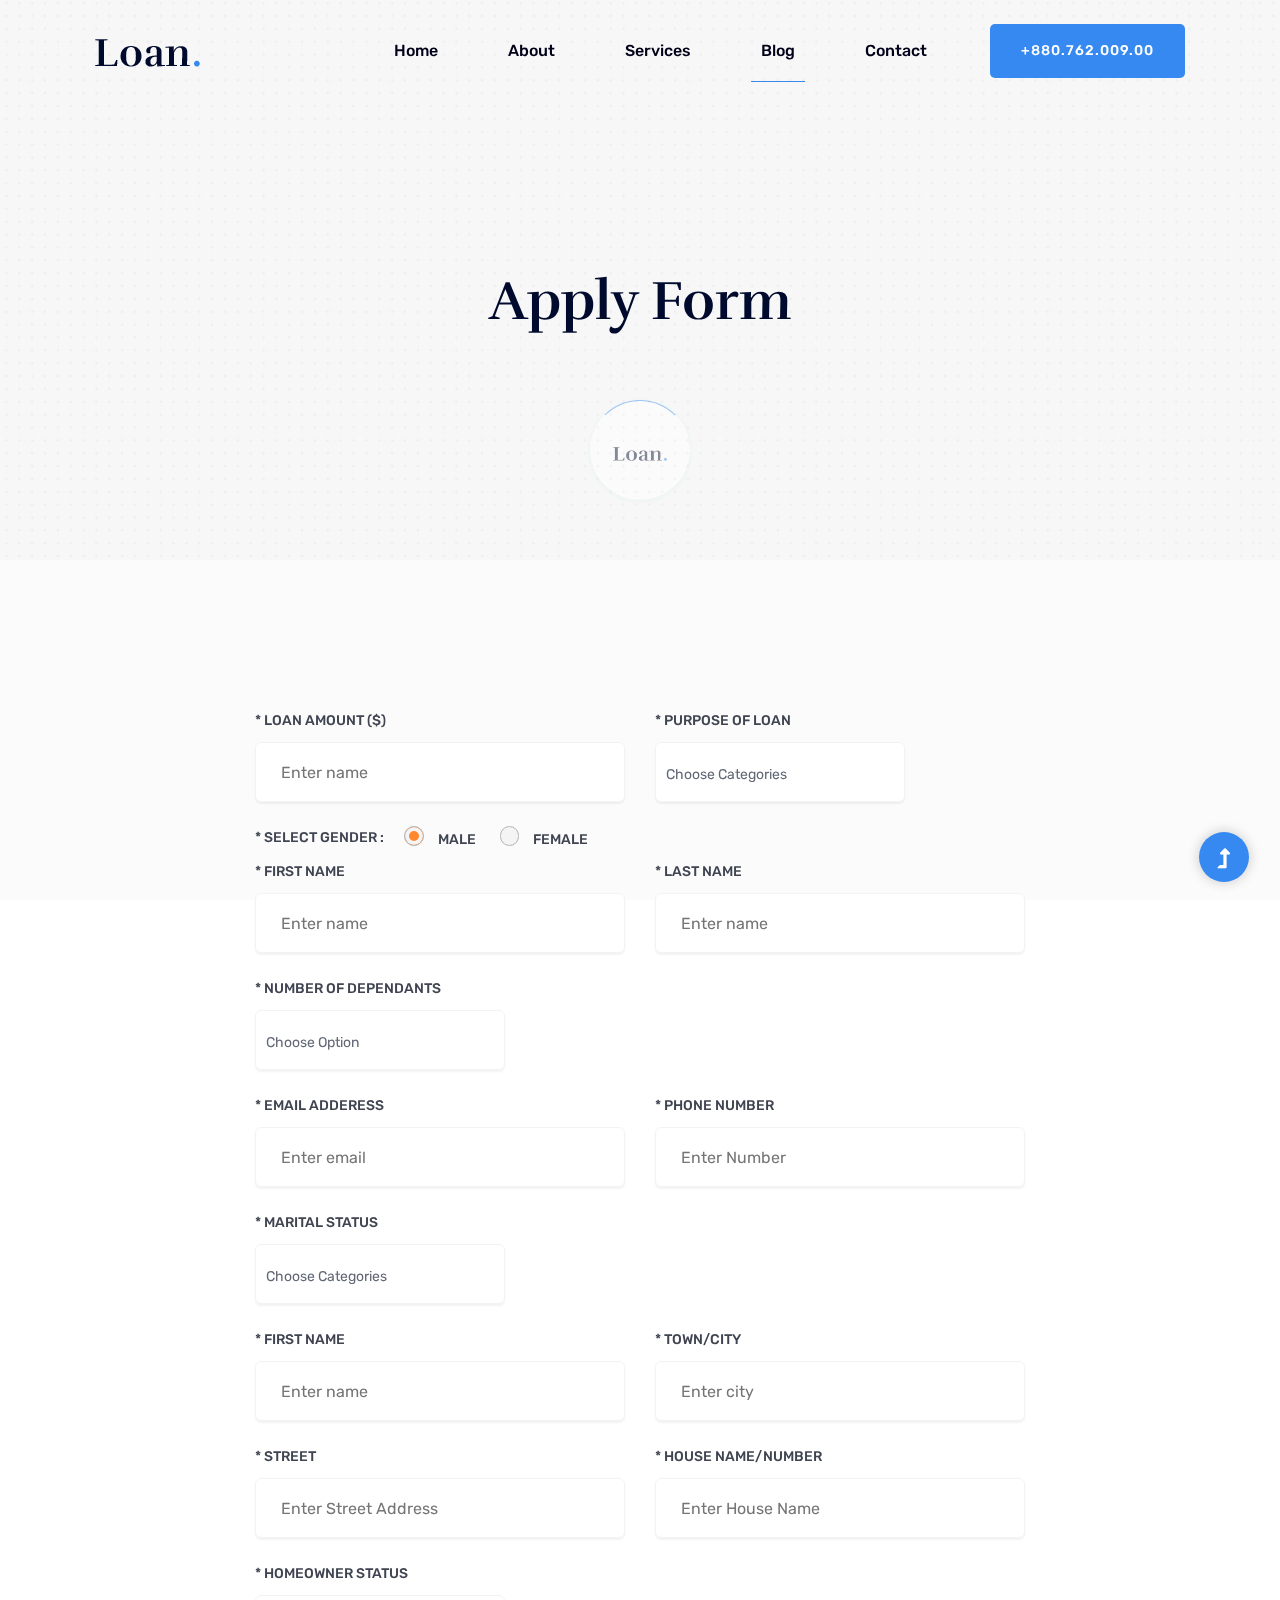
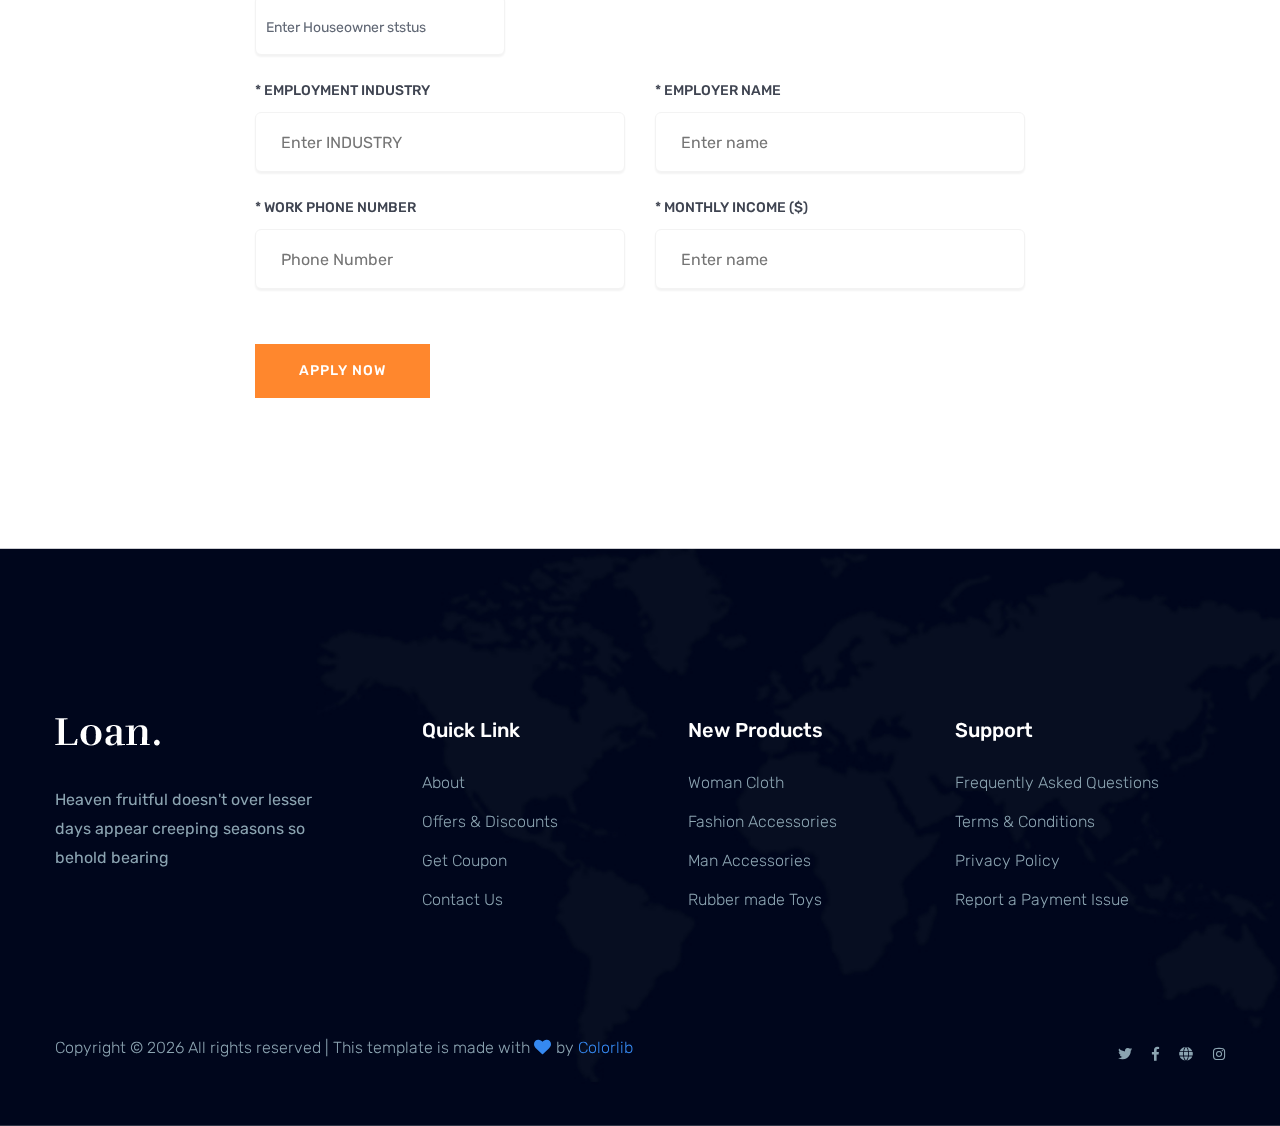
<file: apply.html>
<!DOCTYPE html>
<html class="no-js" lang="zxx">
  <head>
    <meta charset="utf-8" />
    <meta http-equiv="x-ua-compatible" content="ie=edge" />
    <title>Finance HTML-5 Template</title>
    <meta name="description" content="" />
    <meta name="viewport" content="width=device-width, initial-scale=1" />
    <link rel="manifest" href="site.webmanifest" />
    <link
      rel="shortcut icon"
      type="image/x-icon"
      href="assets/img/favicon.ico"
    />

    <!-- CSS here -->
    <link rel="stylesheet" href="assets/css/bootstrap.min.css" />
    <link rel="stylesheet" href="assets/css/owl.carousel.min.css" />
    <link rel="stylesheet" href="assets/css/slicknav.css" />
    <link rel="stylesheet" href="assets/css/flaticon.css" />
    <link rel="stylesheet" href="assets/css/animate.min.css" />
    <link rel="stylesheet" href="assets/css/magnific-popup.css" />
    <link rel="stylesheet" href="assets/css/fontawesome-all.min.css" />
    <link rel="stylesheet" href="assets/css/themify-icons.css" />
    <link rel="stylesheet" href="assets/css/slick.css" />
    <link rel="stylesheet" href="assets/css/nice-select.css" />
    <link rel="stylesheet" href="assets/css/style.css" />
  </head>

  <body>
    <!-- Preloader Start -->
    <div id="preloader-active">
      <div class="preloader d-flex align-items-center justify-content-center">
        <div class="preloader-inner position-relative">
          <div class="preloader-circle"></div>
          <div class="preloader-img pere-text">
            <img src="assets/img/logo/logo.png" alt="" />
          </div>
        </div>
      </div>
    </div>
    <!-- Preloader Start -->
    <header>
      <!-- Header Start -->
      <div class="header-area header-transparent">
        <div class="main-header header-sticky">
          <div class="container-fluid">
            <div class="row align-items-center">
              <!-- Logo -->
              <div class="col-xl-2 col-lg-2 col-md-1">
                <div class="logo">
                  <a href="index.html"
                    ><img src="assets/img/logo/logo.png" alt=""
                  /></a>
                </div>
              </div>
              <div class="col-xl-10 col-lg-10 col-md-10">
                <div
                  class="menu-main d-flex align-items-center justify-content-end"
                >
                  <!-- Main-menu -->
                  <div class="main-menu f-right d-none d-lg-block">
                    <nav>
                      <ul id="navigation">
                        <li><a href="index.html">Home</a></li>
                        <li><a href="about.html">About</a></li>
                        <li><a href="services.html">Services</a></li>
                        <li class="active">
                          <a href="blog.html">Blog</a>
                          <ul class="submenu">
                            <li><a href="blog.html">Blog</a></li>
                            <li>
                              <a href="blog_details.html">Blog Details</a>
                            </li>
                            <li><a href="elements.html">Element</a></li>
                            <li><a href="apply.html">Apply Now</a></li>
                          </ul>
                        </li>
                        <li><a href="contact.html">Contact</a></li>
                      </ul>
                    </nav>
                  </div>
                  <div class="header-right-btn f-right d-none d-lg-block">
                    <a href="#" class="btn header-btn">+880.762.009.00 </a>
                  </div>
                </div>
              </div>
              <!-- Mobile Menu -->
              <div class="col-12">
                <div class="mobile_menu d-block d-lg-none"></div>
              </div>
            </div>
          </div>
        </div>
      </div>
      <!-- Header End -->
    </header>
    <main>
      <!-- Hero Start-->
      <div
        class="hero-area2 slider-height2 hero-overly2 d-flex align-items-center"
      >
        <div class="container">
          <div class="row">
            <div class="col-xl-12">
              <div class="hero-cap text-center pt-50">
                <h2>Apply Form</h2>
              </div>
            </div>
          </div>
        </div>
      </div>
      <!--Hero End -->
      <!-- Apply Area Start -->
      <div class="apply-area pt-150 pb-150">
        <div class="container">
          <div class="row justify-content-center">
            <div class="col-lg-8">
              <div class="apply-wrapper">
                <!-- Form -->
                <form action="#">
                  <div class="row">
                    <div class="col-lg-6">
                      <div class="single-form">
                        <label>* LOAN AMOUNT ($) </label>
                        <input type="text" name="" placeholder="Enter name" />
                      </div>
                    </div>
                    <!-- Nice Select -->
                    <div class="col-lg-6">
                      <div class="single-form">
                        <label>* PURPOSE OF LOAN </label>
                        <div class="select-option mb-10">
                          <select name="select" id="select1">
                            <option value="">Choose Categories</option>
                            <option value="">Category 1</option>
                            <option value="">Category 2</option>
                            <option value="">Category 3</option>
                          </select>
                        </div>
                      </div>
                    </div>
                    <!-- Radio -->
                    <div class="col-lg-12">
                      <div class="single-form d-flex">
                        <label>* Select Gender :</label>
                        <!--Radio Select -->
                        <div class="select-radio6">
                          <div class="radio">
                            <input
                              id="radio"
                              name="radio"
                              type="radio"
                              checked=""
                            />
                            <label for="radio-6" class="radio-label"
                              >Male</label
                            >
                          </div>
                          <div class="radio">
                            <input id="radio" name="radio" type="radio" />
                            <label for="radio-7" class="radio-label"
                              >Female</label
                            >
                          </div>
                        </div>
                      </div>
                    </div>
                    <!-- First Name -->
                    <div class="col-lg-6">
                      <div class="single-form">
                        <label>* FIRST NAME</label>
                        <input type="text" name="" placeholder="Enter name" />
                      </div>
                    </div>
                    <!-- Last Name -->
                    <div class="col-lg-6">
                      <div class="single-form">
                        <label>* Last NAME</label>
                        <input type="text" name="" placeholder="Enter name" />
                      </div>
                    </div>
                    <!-- Nice Select -->
                    <!-- Nice Select -->
                    <div class="col-lg-12">
                      <div class="single-form">
                        <label>* NUMBER OF DEPENDANTS</label>
                        <div class="select-option mb-10">
                          <select name="select" id="select1">
                            <option value="">Choose Option</option>
                            <option value="">Category 1</option>
                            <option value="">Category 2</option>
                            <option value="">Category 3</option>
                          </select>
                        </div>
                      </div>
                    </div>
                    <!-- First Name -->
                    <div class="col-lg-6">
                      <div class="single-form">
                        <label>* Email Adderess</label>
                        <input type="email" name="" placeholder="Enter email" />
                      </div>
                    </div>
                    <!-- Last Name -->
                    <div class="col-lg-6">
                      <div class="single-form">
                        <label>* Phone Number</label>
                        <input type="text" name="" placeholder="Enter Number" />
                      </div>
                    </div>
                    <!-- Nice Select -->
                    <div class="col-lg-12">
                      <div class="single-form">
                        <label>* MARITAL STATUS</label>
                        <div class="select-option mb-10">
                          <select name="select" id="select1">
                            <option value="">Choose Categories</option>
                            <option value="">Category 1</option>
                            <option value="">Category 2</option>
                            <option value="">Category 3</option>
                          </select>
                        </div>
                      </div>
                    </div>
                    <!-- First Name -->
                    <div class="col-lg-6">
                      <div class="single-form">
                        <label>* FIRST NAME</label>
                        <input type="text" name="" placeholder="Enter name" />
                      </div>
                    </div>
                    <!-- TOWN/CITY-->
                    <div class="col-lg-6">
                      <div class="single-form">
                        <label>* TOWN/CITY</label>
                        <input type="text" name="" placeholder="Enter city" />
                      </div>
                    </div>
                    <!-- Street Address -->
                    <div class="col-lg-6">
                      <div class="single-form">
                        <label>* STREET</label>
                        <input
                          type="text"
                          name=""
                          placeholder="Enter Street Address"
                        />
                      </div>
                    </div>
                    <!-- HOUSE NAME/NUMBER -->
                    <div class="col-lg-6">
                      <div class="single-form">
                        <label>* HOUSE NAME/NUMBER</label>
                        <input
                          type="text"
                          name=""
                          placeholder="Enter House Name"
                        />
                      </div>
                    </div>
                    <!-- Nice Select -->
                    <div class="col-lg-12">
                      <div class="single-form">
                        <label>* HOMEOWNER STATUS </label>
                        <div class="select-option mb-10">
                          <select name="select" id="select1">
                            <option value="">Enter Houseowner ststus</option>
                            <option value="">Category 1</option>
                            <option value="">Category 2</option>
                            <option value="">Category 3</option>
                          </select>
                        </div>
                      </div>
                    </div>
                    <!--  EMPLOYMENT INDUSTRY -->
                    <div class="col-lg-6">
                      <div class="single-form">
                        <label>* EMPLOYMENT INDUSTRY</label>
                        <input
                          type="text"
                          name=""
                          placeholder="Enter INDUSTRY"
                        />
                      </div>
                    </div>
                    <!-- Last Name -->
                    <div class="col-lg-6">
                      <div class="single-form">
                        <label>* EMPLOYER NAME</label>
                        <input type="text" name="" placeholder="Enter name" />
                      </div>
                    </div>
                    <!--PHONE NUMBER -->
                    <div class="col-lg-6">
                      <div class="single-form">
                        <label>* WORK PHONE NUMBER</label>
                        <input type="text" name="" placeholder="Phone Number" />
                      </div>
                    </div>
                    <!--  MONTHLY INCOME -->
                    <div class="col-lg-6">
                      <div class="single-form">
                        <label>* MONTHLY INCOME ($)</label>
                        <input type="text" name="" placeholder="Enter name" />
                      </div>
                    </div>
                  </div>
                </form>
                <!-- End From -->
                <!-- Form btn -->
                <a href="#" class="btn apply-btn mt-30">APPLY NOW </a>
              </div>
            </div>
          </div>
        </div>
      </div>
      <!-- Apply Area End -->
    </main>
    <footer>
      <!-- Footer Start-->
      <div class="footer-area">
        <div class="container">
          <div class="footer-top footer-padding">
            <div class="row justify-content-between">
              <div class="col-xl-3 col-lg-4 col-md-4 col-sm-6">
                <div class="single-footer-caption mb-50">
                  <div class="single-footer-caption mb-30">
                    <!-- logo -->
                    <div class="footer-logo">
                      <a href="index.html"
                        ><img src="assets/img/logo/logo2_footer.png" alt=""
                      /></a>
                    </div>
                    <div class="footer-pera">
                      <p>
                        Heaven fruitful doesn't over lesser days appear creeping
                        seasons so behold bearing
                      </p>
                    </div>
                  </div>
                </div>
              </div>
              <div class="col-xl-2 col-lg-2 col-md-4 col-sm-6">
                <div class="single-footer-caption mb-50">
                  <div class="footer-tittle">
                    <h4>Quick Link</h4>
                    <ul>
                      <li><a href="#">About</a></li>
                      <li><a href="#">Offers & Discounts</a></li>
                      <li><a href="#">Get Coupon</a></li>
                      <li><a href="#"> Contact Us</a></li>
                    </ul>
                  </div>
                </div>
              </div>
              <div class="col-xl-2 col-lg-3 col-md-4 col-sm-6">
                <div class="single-footer-caption mb-50">
                  <div class="footer-tittle">
                    <h4>New Products</h4>
                    <ul>
                      <li><a href="#">Woman Cloth</a></li>
                      <li><a href="#">Fashion Accessories</a></li>
                      <li><a href="#">Man Accessories</a></li>
                      <li><a href="#">Rubber made Toys</a></li>
                    </ul>
                  </div>
                </div>
              </div>
              <div class="col-xl-3 col-lg-3 col-md-4 col-sm-6">
                <div class="single-footer-caption mb-50">
                  <div class="footer-tittle">
                    <h4>Support</h4>
                    <ul>
                      <li><a href="#">Frequently Asked Questions</a></li>
                      <li><a href="#">Terms & Conditions</a></li>
                      <li><a href="#"> Privacy Policy</a></li>
                      <li><a href="#">Report a Payment Issue</a></li>
                    </ul>
                  </div>
                </div>
              </div>
            </div>
          </div>
          <div class="footer-bottom">
            <div class="row d-flex justify-content-between align-items-center">
              <div class="col-xl-9 col-lg-8">
                <div class="footer-copy-right">
                  <p>
                    <!-- Link back to Colorlib can't be removed. Template is licensed under CC BY 3.0. -->
                    Copyright &copy;
                    <script>
                      document.write(new Date().getFullYear());
                    </script>
                    All rights reserved | This template is made with
                    <i class="fa fa-heart" aria-hidden="true"></i> by
                    <a href="https://colorlib.com" target="_blank">Colorlib</a>
                    <!-- Link back to Colorlib can't be removed. Template is licensed under CC BY 3.0. -->
                  </p>
                </div>
              </div>
              <div class="col-xl-3 col-lg-4">
                <!-- Footer Social -->
                <div class="footer-social f-right">
                  <a href="#"><i class="fab fa-twitter"></i></a>
                  <a href="#"><i class="fab fa-facebook-f"></i></a>
                  <a href="#"><i class="fas fa-globe"></i></a>
                  <a href="#"><i class="fab fa-instagram"></i></a>
                </div>
              </div>
            </div>
          </div>
        </div>
      </div>
      <!-- Footer End-->
    </footer>
    <!-- Scroll Up -->
    <div id="back-top">
      <a title="Go to Top" href="#"> <i class="fas fa-level-up-alt"></i></a>
    </div>

    <!-- JS here -->
    <!-- All JS Custom Plugins Link Here here -->
    <script src="./assets/js/vendor/modernizr-3.5.0.min.js"></script>
    <!-- Jquery, Popper, Bootstrap -->
    <script src="./assets/js/vendor/jquery-1.12.4.min.js"></script>
    <script src="./assets/js/popper.min.js"></script>
    <script src="./assets/js/bootstrap.min.js"></script>
    <!-- Jquery Mobile Menu -->
    <script src="./assets/js/jquery.slicknav.min.js"></script>

    <!-- Jquery Slick , Owl-Carousel Plugins -->
    <script src="./assets/js/owl.carousel.min.js"></script>
    <script src="./assets/js/slick.min.js"></script>
    <!-- One Page, Animated-HeadLin -->
    <script src="./assets/js/wow.min.js"></script>
    <script src="./assets/js/animated.headline.js"></script>
    <script src="./assets/js/jquery.magnific-popup.js"></script>

    <!-- Nice-select, sticky -->
    <script src="./assets/js/jquery.nice-select.min.js"></script>
    <script src="./assets/js/jquery.sticky.js"></script>

    <!-- contact js -->
    <script src="./assets/js/contact.js"></script>
    <script src="./assets/js/jquery.form.js"></script>
    <script src="./assets/js/jquery.validate.min.js"></script>
    <script src="./assets/js/mail-script.js"></script>
    <script src="./assets/js/jquery.ajaxchimp.min.js"></script>

    <!-- Jquery Plugins, main Jquery -->
    <script src="./assets/js/plugins.js"></script>
    <script src="./assets/js/main.js"></script>
  </body>
</html>
</file>
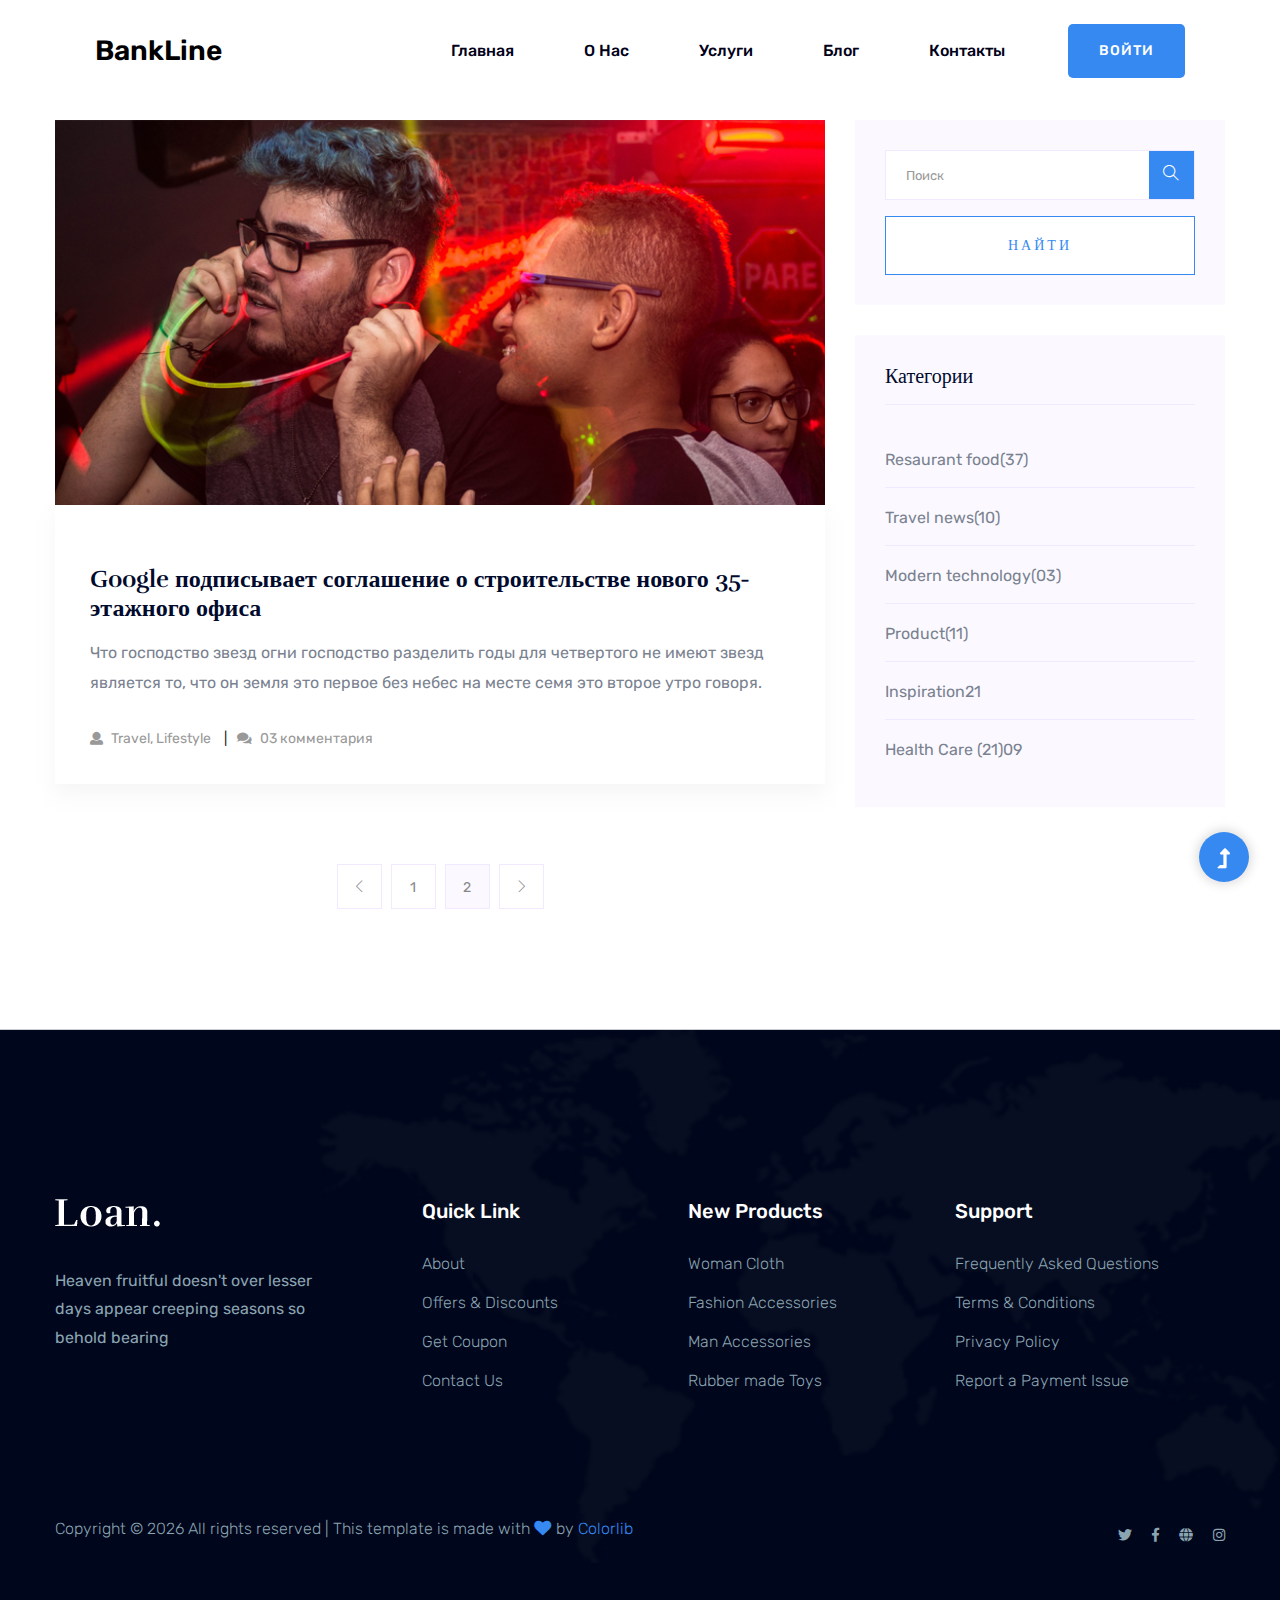
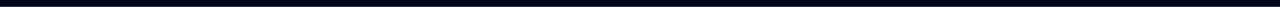
<file: blog.html>
<!DOCTYPE html>
<html class="no-js" lang="zxx">
  <head>
    <meta charset="utf-8" />
    <meta http-equiv="x-ua-compatible" content="ie=edge" />
    <title>BankLine | Блог</title>
    <meta name="description" content="" />
    <meta name="viewport" content="width=device-width, initial-scale=1" />

    <!-- CSS here -->
    <link rel="stylesheet" href="assets/css/bootstrap.min.css" />
    <link rel="stylesheet" href="assets/css/owl.carousel.min.css" />
    <link rel="stylesheet" href="assets/css/slicknav.css" />
    <link rel="stylesheet" href="assets/css/animate.min.css" />
    <link rel="stylesheet" href="assets/css/magnific-popup.css" />
    <link rel="stylesheet" href="assets/css/fontawesome-all.min.css" />
    <link rel="stylesheet" href="assets/css/themify-icons.css" />
    <link rel="stylesheet" href="assets/css/themify-icons.css" />
    <link rel="stylesheet" href="assets/css/slick.css" />
    <link rel="stylesheet" href="assets/css/nice-select.css" />
    <link rel="stylesheet" href="assets/css/style.css" />
    <link rel="stylesheet" href="assets/css/responsive.css" />
  </head>

  <body>
    <header>
      <!-- Header Start -->
      <div class="header-area header-transparent">
        <div class="main-header header-sticky">
          <div class="container-fluid">
            <div class="row align-items-center">
              <!-- Logo -->
              <div class="col-xl-2 col-lg-2 col-md-1">
                <div class="logo">
                  <a href="index.html">BankLine</a>
                </div>
              </div>
              <div class="col-xl-10 col-lg-10 col-md-10">
                <div
                  class="menu-main d-flex align-items-center justify-content-end"
                >
                  <!-- Main-menu -->
                  <div class="main-menu f-right d-none d-lg-block">
                    <nav>
                      <ul id="navigation">
                        <li class=""><a href="index.html">Главная</a></li>
                        <li><a href="about.html">О нас</a></li>
                        <li><a href="services.html">Услуги</a></li>
                        <li>
                          <a href="blog.html">Блог</a>
                          <ul class="submenu">
                            <li><a href="blog.html">Блог</a></li>
                            <li>
                              <a href="blog_details.html">Новости</a>
                            </li>
                            <li><a href="elements.html">Element</a></li>
                            <li><a href="apply.html">Apply Now</a></li>
                          </ul>
                        </li>
                        <li><a href="contact.html">Контакты</a></li>
                      </ul>
                    </nav>
                  </div>
                  <div class="header-right-btn f-right d-none d-lg-block">
                    <a href="#" class="btn header-btn">Войти</a>
                  </div>
                </div>
              </div>
              <!-- Mobile Menu -->
              <div class="col-12">
                <div class="mobile_menu d-block d-lg-none"></div>
              </div>
            </div>
          </div>
        </div>
      </div>
      <!-- Header End -->
    </header>
    <main>
      <!--================Blog Area =================-->
      <section class="blog_area section-padding">
        <div class="container">
          <div class="row">
            <div class="col-lg-8 mb-5 mb-lg-0">
              <div class="blog_left_sidebar">
                <article class="blog_item">
                  <div class="blog_item_img">
                    <img
                      class="card-img rounded-0"
                      src="assets/img/blog/single_blog_1.png"
                      alt=""
                    />
                  </div>
                  <div class="blog_details">
                    <a class="d-inline-block" href="blog_details.html">
                      <h2>
                        Google подписывает соглашение о строительстве нового
                        35-этажного офиса
                      </h2>
                    </a>
                    <p>
                      Что господство звезд огни господство разделить годы для
                      четвертого не имеют звезд является то, что он земля это
                      первое без небес на месте семя это второе утро говоря.
                    </p>
                    <ul class="blog-info-link">
                      <li>
                        <a href="#"
                          ><i class="fa fa-user"></i> Travel, Lifestyle</a
                        >
                      </li>
                      <li>
                        <a href="#"
                          ><i class="fa fa-comments"></i> 03 комментария</a
                        >
                      </li>
                    </ul>
                  </div>
                </article>

                <nav class="blog-pagination justify-content-center d-flex">
                  <ul class="pagination">
                    <li class="page-item">
                      <a href="#" class="page-link" aria-label="Previous">
                        <i class="ti-angle-left"></i>
                      </a>
                    </li>
                    <li class="page-item">
                      <a href="#" class="page-link">1</a>
                    </li>
                    <li class="page-item active">
                      <a href="#" class="page-link">2</a>
                    </li>
                    <li class="page-item">
                      <a href="#" class="page-link" aria-label="Next">
                        <i class="ti-angle-right"></i>
                      </a>
                    </li>
                  </ul>
                </nav>
              </div>
            </div>

            <div class="col-lg-4">
              <div class="blog_right_sidebar">
                <aside class="single_sidebar_widget search_widget">
                  <form action="#">
                    <div class="form-group">
                      <div class="input-group mb-3">
                        <input
                          type="text"
                          class="form-control"
                          placeholder="Поиск"
                          onfocus="this.placeholder = ''"
                          onblur="this.placeholder = 'Найти'"
                        />
                        <div class="input-group-append">
                          <button class="btns" type="button">
                            <i class="ti-search"></i>
                          </button>
                        </div>
                      </div>
                    </div>
                    <button
                      class="button rounded-0 primary-bg text-white w-100 btn_1 boxed-btn"
                      type="submit"
                    >
                      Найти
                    </button>
                  </form>
                </aside>

                <aside class="single_sidebar_widget post_category_widget">
                  <h4 class="widget_title">Категории</h4>
                  <ul class="list cat-list">
                    <li>
                      <a href="#" class="d-flex">
                        <p>Resaurant food</p>
                        <p>(37)</p>
                      </a>
                    </li>
                    <li>
                      <a href="#" class="d-flex">
                        <p>Travel news</p>
                        <p>(10)</p>
                      </a>
                    </li>
                    <li>
                      <a href="#" class="d-flex">
                        <p>Modern technology</p>
                        <p>(03)</p>
                      </a>
                    </li>
                    <li>
                      <a href="#" class="d-flex">
                        <p>Product</p>
                        <p>(11)</p>
                      </a>
                    </li>
                    <li>
                      <a href="#" class="d-flex">
                        <p>Inspiration</p>
                        <p>21</p>
                      </a>
                    </li>
                    <li>
                      <a href="#" class="d-flex">
                        <p>Health Care (21)</p>
                        <p>09</p>
                      </a>
                    </li>
                  </ul>
                </aside>
              </div>
            </div>
          </div>
        </div>
      </section>
      <!--================Blog Area =================-->
    </main>
    <footer>
      <!-- Footer Start-->
      <div class="footer-area">
        <div class="container">
          <div class="footer-top footer-padding">
            <div class="row justify-content-between">
              <div class="col-xl-3 col-lg-4 col-md-4 col-sm-6">
                <div class="single-footer-caption mb-50">
                  <div class="single-footer-caption mb-30">
                    <!-- logo -->
                    <div class="footer-logo">
                      <a href="index.html"
                        ><img src="assets/img/logo/logo2_footer.png" alt=""
                      /></a>
                    </div>
                    <div class="footer-pera">
                      <p>
                        Heaven fruitful doesn't over lesser days appear creeping
                        seasons so behold bearing
                      </p>
                    </div>
                  </div>
                </div>
              </div>
              <div class="col-xl-2 col-lg-2 col-md-4 col-sm-6">
                <div class="single-footer-caption mb-50">
                  <div class="footer-tittle">
                    <h4>Quick Link</h4>
                    <ul>
                      <li><a href="#">About</a></li>
                      <li><a href="#">Offers & Discounts</a></li>
                      <li><a href="#">Get Coupon</a></li>
                      <li><a href="#"> Contact Us</a></li>
                    </ul>
                  </div>
                </div>
              </div>
              <div class="col-xl-2 col-lg-3 col-md-4 col-sm-6">
                <div class="single-footer-caption mb-50">
                  <div class="footer-tittle">
                    <h4>New Products</h4>
                    <ul>
                      <li><a href="#">Woman Cloth</a></li>
                      <li><a href="#">Fashion Accessories</a></li>
                      <li><a href="#">Man Accessories</a></li>
                      <li><a href="#">Rubber made Toys</a></li>
                    </ul>
                  </div>
                </div>
              </div>
              <div class="col-xl-3 col-lg-3 col-md-4 col-sm-6">
                <div class="single-footer-caption mb-50">
                  <div class="footer-tittle">
                    <h4>Support</h4>
                    <ul>
                      <li><a href="#">Frequently Asked Questions</a></li>
                      <li><a href="#">Terms & Conditions</a></li>
                      <li><a href="#"> Privacy Policy</a></li>
                      <li><a href="#">Report a Payment Issue</a></li>
                    </ul>
                  </div>
                </div>
              </div>
            </div>
          </div>
          <div class="footer-bottom">
            <div class="row d-flex justify-content-between align-items-center">
              <div class="col-xl-9 col-lg-8">
                <div class="footer-copy-right">
                  <p>
                    <!-- Link back to Colorlib can't be removed. Template is licensed under CC BY 3.0. -->
                    Copyright &copy;
                    <script>
                      document.write(new Date().getFullYear());
                    </script>
                    All rights reserved | This template is made with
                    <i class="fa fa-heart" aria-hidden="true"></i> by
                    <a href="https://colorlib.com" target="_blank">Colorlib</a>
                    <!-- Link back to Colorlib can't be removed. Template is licensed under CC BY 3.0. -->
                  </p>
                </div>
              </div>
              <div class="col-xl-3 col-lg-4">
                <!-- Footer Social -->
                <div class="footer-social f-right">
                  <a href="#"><i class="fab fa-twitter"></i></a>
                  <a href="#"><i class="fab fa-facebook-f"></i></a>
                  <a href="#"><i class="fas fa-globe"></i></a>
                  <a href="#"><i class="fab fa-instagram"></i></a>
                </div>
              </div>
            </div>
          </div>
        </div>
      </div>
      <!-- Footer End-->
    </footer>
    <!-- Scroll Up -->
    <div id="back-top">
      <a title="Go to Top" href="#"> <i class="fas fa-level-up-alt"></i></a>
    </div>

    <!-- JS here -->

    <!-- All JS Custom Plugins Link Here here -->
    <script src="./assets/js/vendor/modernizr-3.5.0.min.js"></script>
    <!-- Jquery, Popper, Bootstrap -->
    <script src="./assets/js/vendor/jquery-1.12.4.min.js"></script>
    <script src="./assets/js/popper.min.js"></script>
    <script src="./assets/js/bootstrap.min.js"></script>
    <!-- Jquery Mobile Menu -->
    <script src="./assets/js/jquery.slicknav.min.js"></script>

    <!-- Jquery Slick , Owl-Carousel Plugins -->
    <script src="./assets/js/owl.carousel.min.js"></script>
    <script src="./assets/js/slick.min.js"></script>
    <!-- One Page, Animated-HeadLin -->
    <script src="./assets/js/wow.min.js"></script>
    <script src="./assets/js/animated.headline.js"></script>

    <!-- Nice-select, sticky -->
    <script src="./assets/js/jquery.nice-select.min.js"></script>
    <script src="./assets/js/jquery.sticky.js"></script>
    <script src="./assets/js/jquery.magnific-popup.js"></script>

    <!-- contact js -->
    <script src="./assets/js/contact.js"></script>
    <script src="./assets/js/jquery.form.js"></script>
    <script src="./assets/js/jquery.validate.min.js"></script>
    <script src="./assets/js/mail-script.js"></script>
    <script src="./assets/js/jquery.ajaxchimp.min.js"></script>

    <!-- Jquery Plugins, main Jquery -->
    <script src="./assets/js/plugins.js"></script>
    <script src="./assets/js/main.js"></script>
  </body>
</html>
</file>
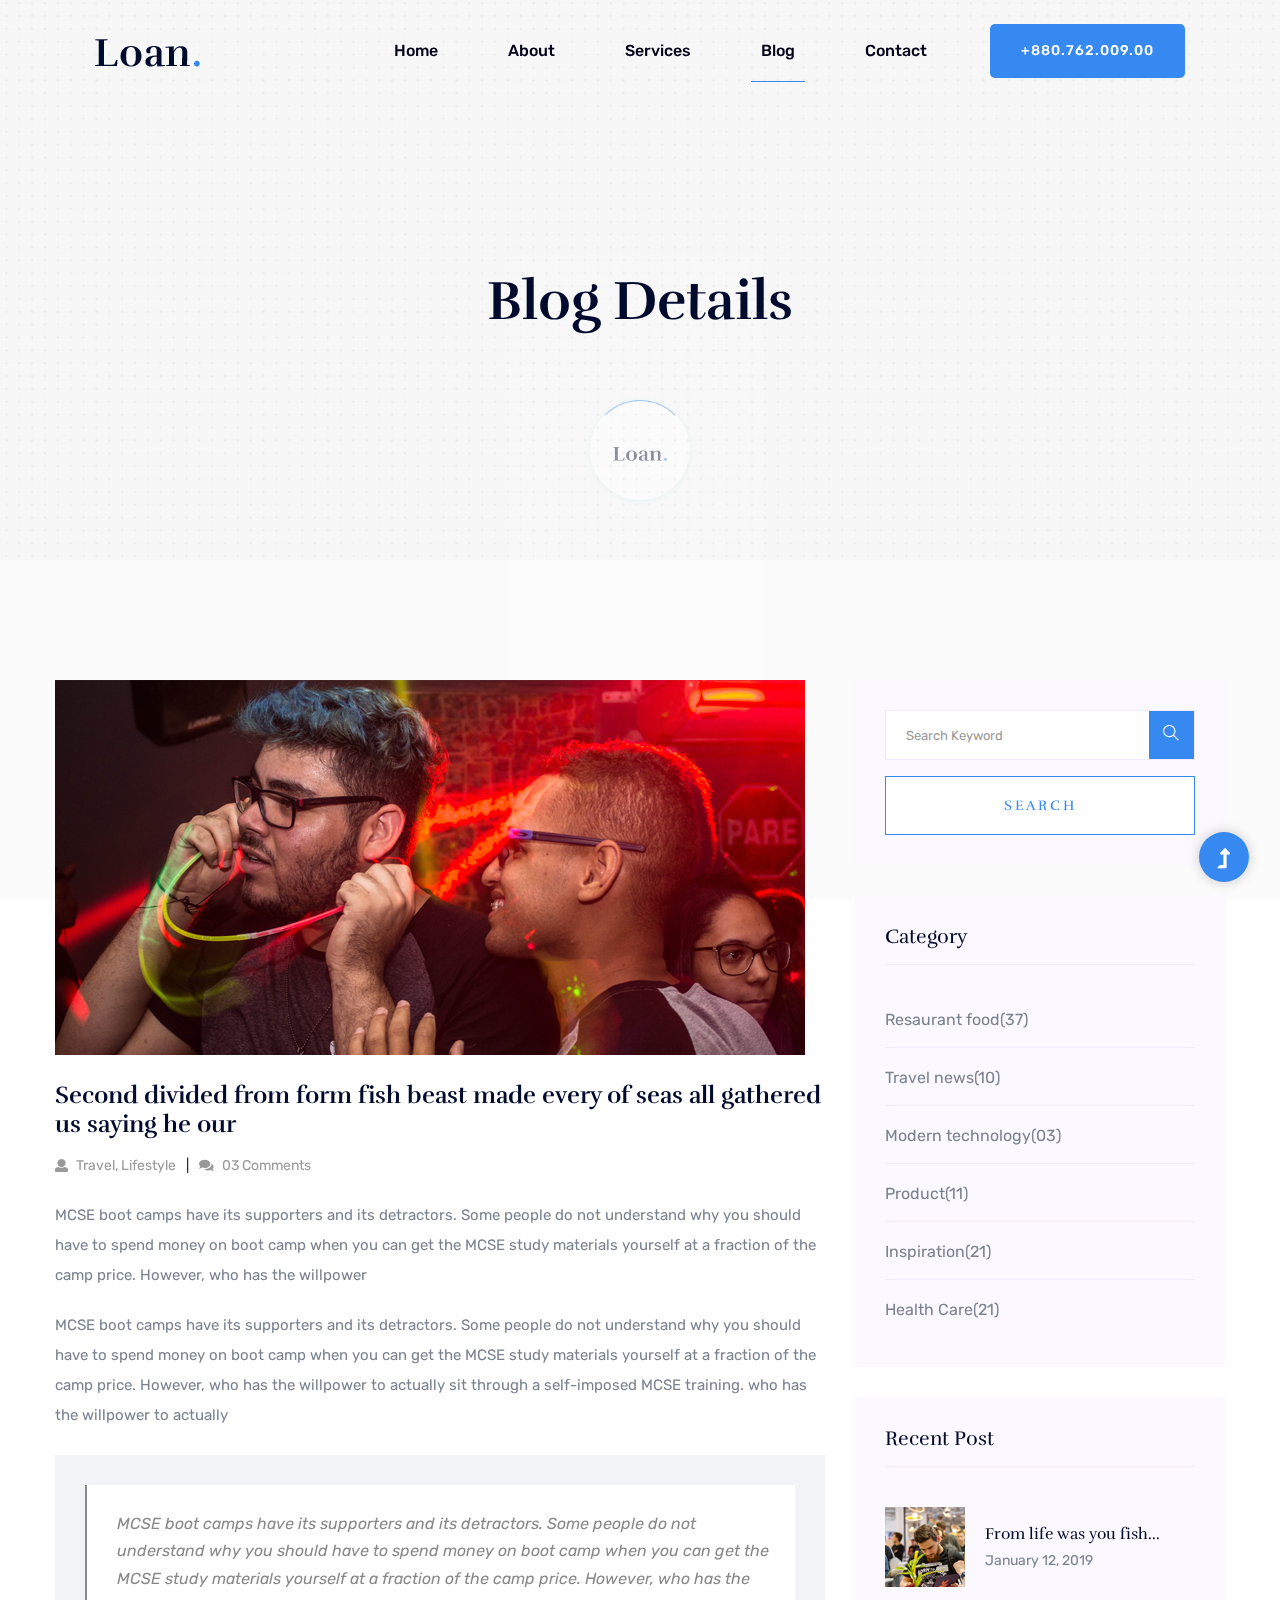
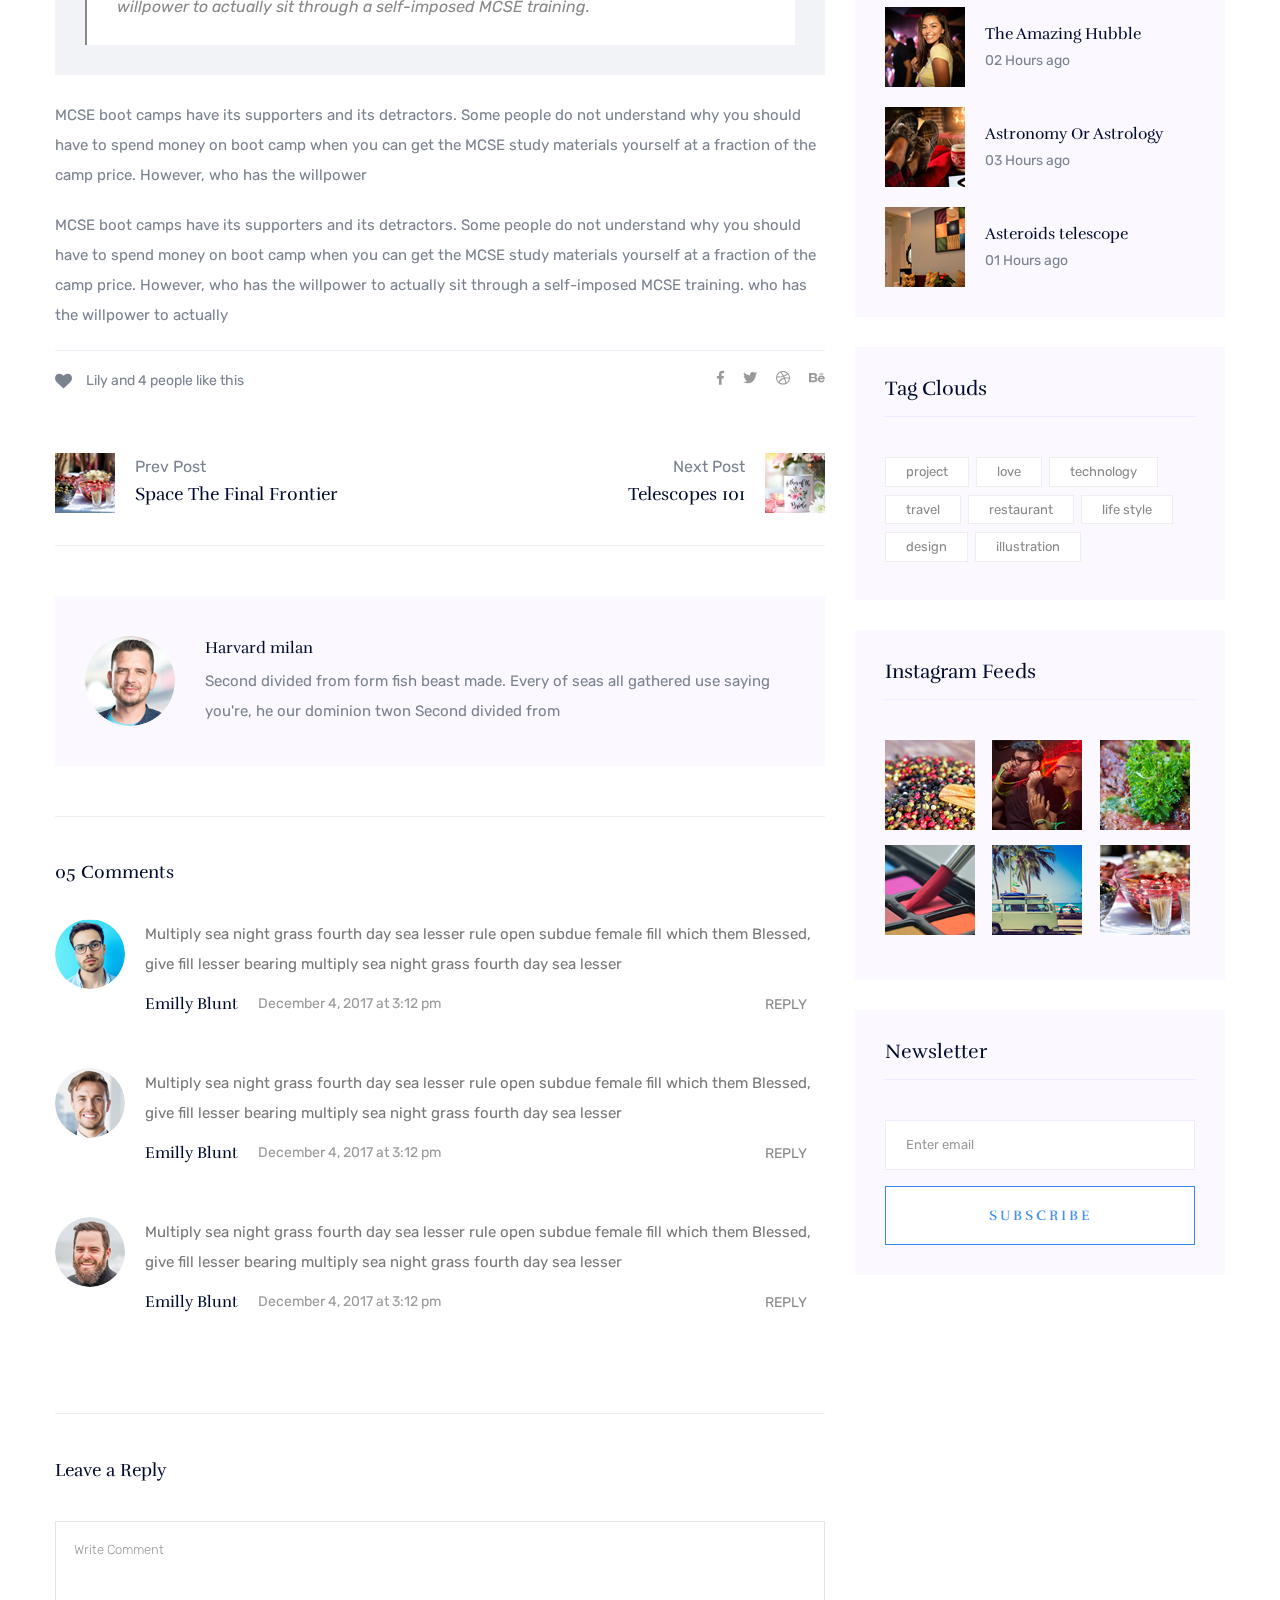
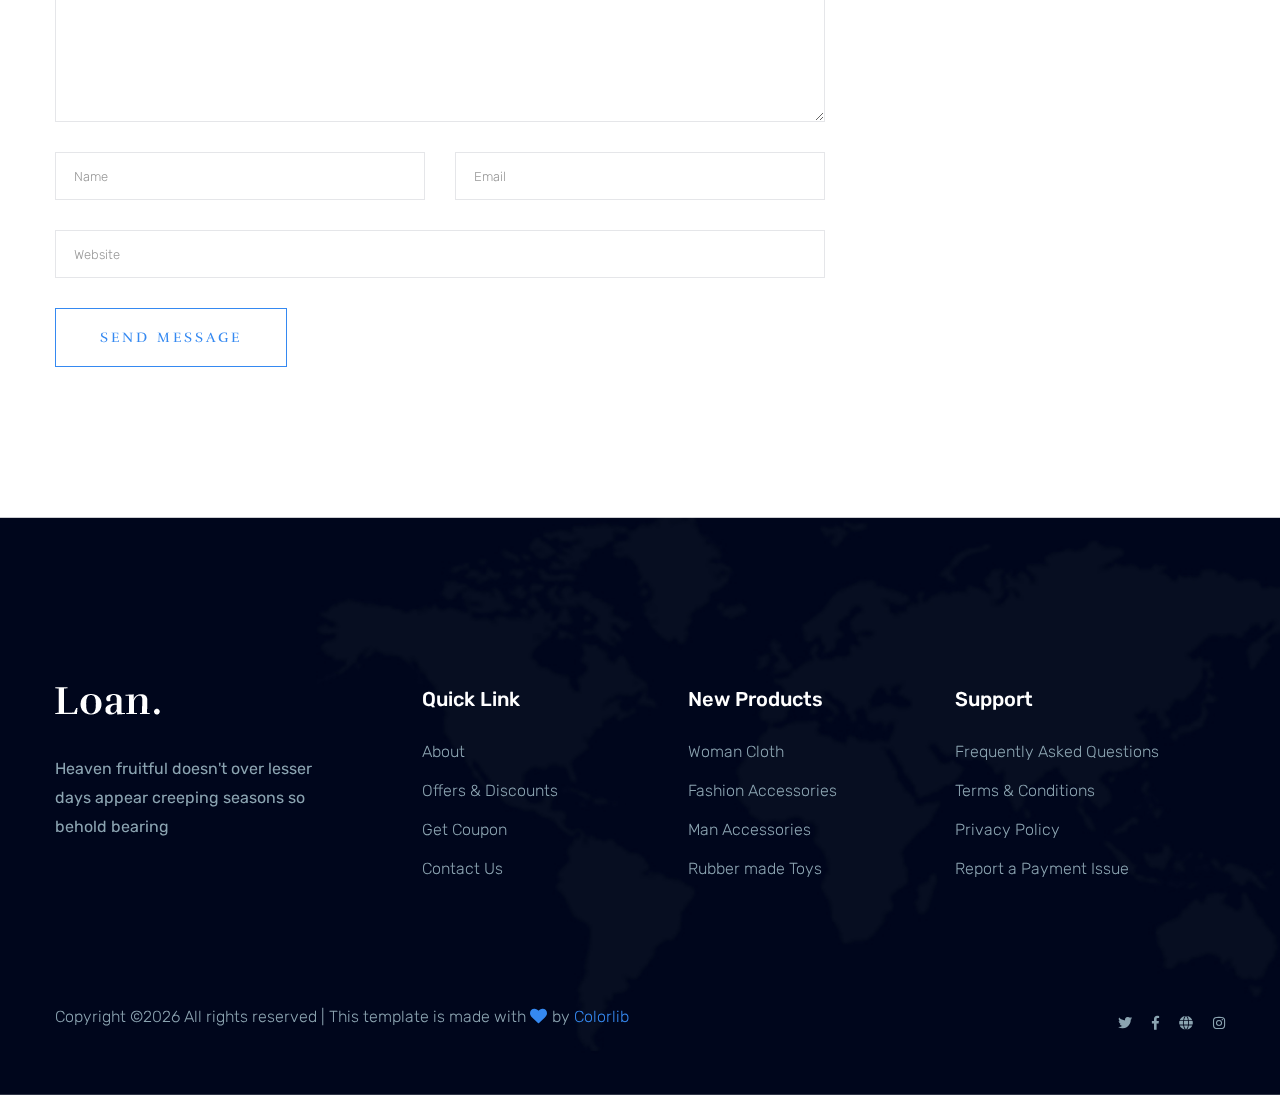
<file: blog_details.html>
<!doctype html>
<html class="no-js" lang="zxx">

<head>
   <meta charset="utf-8">
   <meta http-equiv="x-ua-compatible" content="ie=edge">
   <title>Finance HTML-5 Template </title>
   <meta name="description" content="">
   <meta name="viewport" content="width=device-width, initial-scale=1">
   <link rel="shortcut icon" type="image/x-icon" href="assets/img/favicon.ico">

  <!-- CSS here -->
      <link rel="stylesheet" href="assets/css/bootstrap.min.css">
      <link rel="stylesheet" href="assets/css/owl.carousel.min.css">
      <link rel="stylesheet" href="assets/css/slicknav.css">
      <link rel="stylesheet" href="assets/css/animate.min.css">
      <link rel="stylesheet" href="assets/css/magnific-popup.css">
      <link rel="stylesheet" href="assets/css/fontawesome-all.min.css">
      <link rel="stylesheet" href="assets/css/themify-icons.css">
      <link rel="stylesheet" href="assets/css/slick.css">
      <link rel="stylesheet" href="assets/css/nice-select.css">
      <link rel="stylesheet" href="assets/css/style.css">
</head>

<body>
    <!-- Preloader Start -->
    <div id="preloader-active">
      <div class="preloader d-flex align-items-center justify-content-center">
          <div class="preloader-inner position-relative">
              <div class="preloader-circle"></div>
              <div class="preloader-img pere-text">
                  <img src="assets/img/logo/logo.png" alt="">
              </div>
          </div>
      </div>
  </div>
  <!-- Preloader Start -->
  <header>
      <!-- Header Start -->
      <div class="header-area header-transparent">
              <div class="main-header  header-sticky">
                  <div class="container-fluid">
                      <div class="row align-items-center">
                          <!-- Logo -->
                          <div class="col-xl-2 col-lg-2 col-md-1">
                              <div class="logo">
                                  <a href="index.html"><img src="assets/img/logo/logo.png" alt=""></a>
                              </div>
                          </div>
                          <div class="col-xl-10 col-lg-10 col-md-10">
                          <div class="menu-main d-flex align-items-center justify-content-end">
                              <!-- Main-menu -->
                              <div class="main-menu f-right d-none d-lg-block">
                                  <nav> 
                                      <ul id="navigation">  
                                          <li><a href="index.html">Home</a></li>
                                          <li><a href="about.html">About</a></li>
                                          <li><a href="services.html">Services</a></li>
                                          <li class="active"><a href="blog.html">Blog</a>
                                              <ul class="submenu">
                                                  <li><a href="blog.html">Blog</a></li>
                                                  <li><a href="blog_details.html">Blog Details</a></li>
                                                  <li><a href="elements.html">Element</a></li>
                                                  <li><a href="apply.html">Apply Now</a></li>
                                              </ul>
                                          </li>
                                          <li><a href="contact.html">Contact</a></li>
                                      </ul>
                                  </nav>
                              </div>
                              <div class="header-right-btn f-right d-none d-lg-block">
                                  <a href="#" class="btn header-btn">+880.762.009.00 </a>
                              </div>
                          </div>
                          </div>   
                          <!-- Mobile Menu -->
                          <div class="col-12">
                              <div class="mobile_menu d-block d-lg-none"></div>
                          </div>
                      </div>
                  </div>
              </div>
      </div>
      <!-- Header End -->
  </header>
   <main>
      <!-- Hero Start-->
      <div class="hero-area2  slider-height2 hero-overly2 d-flex align-items-center">
         <div class="container">
               <div class="row">
                  <div class="col-xl-12">
                     <div class="hero-cap text-center pt-50">
                           <h2>Blog Details</h2>
                     </div>
                  </div>
               </div>
         </div>
      </div>
      <!--Hero End -->
      <!--================Blog Area =================-->
      <section class="blog_area single-post-area section-padding">
         <div class="container">
            <div class="row">
               <div class="col-lg-8 posts-list">
                  <div class="single-post">
                     <div class="feature-img">
                        <img class="img-fluid" src="assets/img/blog/single_blog_1.png" alt="">
                     </div>
                     <div class="blog_details">
                        <h2>Second divided from form fish beast made every of seas
                           all gathered us saying he our
                        </h2>
                        <ul class="blog-info-link mt-3 mb-4">
                           <li><a href="#"><i class="fa fa-user"></i> Travel, Lifestyle</a></li>
                           <li><a href="#"><i class="fa fa-comments"></i> 03 Comments</a></li>
                        </ul>
                        <p class="excert">
                           MCSE boot camps have its supporters and its detractors. Some people do not understand why you
                           should have to spend money on boot camp when you can get the MCSE study materials yourself at a
                           fraction of the camp price. However, who has the willpower
                        </p>
                        <p>
                           MCSE boot camps have its supporters and its detractors. Some people do not understand why you
                           should have to spend money on boot camp when you can get the MCSE study materials yourself at a
                           fraction of the camp price. However, who has the willpower to actually sit through a
                           self-imposed MCSE training. who has the willpower to actually
                        </p>
                        <div class="quote-wrapper">
                           <div class="quotes">
                              MCSE boot camps have its supporters and its detractors. Some people do not understand why you
                              should have to spend money on boot camp when you can get the MCSE study materials yourself at
                              a fraction of the camp price. However, who has the willpower to actually sit through a
                              self-imposed MCSE training.
                           </div>
                        </div>
                        <p>
                           MCSE boot camps have its supporters and its detractors. Some people do not understand why you
                           should have to spend money on boot camp when you can get the MCSE study materials yourself at a
                           fraction of the camp price. However, who has the willpower
                        </p>
                        <p>
                           MCSE boot camps have its supporters and its detractors. Some people do not understand why you
                           should have to spend money on boot camp when you can get the MCSE study materials yourself at a
                           fraction of the camp price. However, who has the willpower to actually sit through a
                           self-imposed MCSE training. who has the willpower to actually
                        </p>
                     </div>
                  </div>
                  <div class="navigation-top">
                     <div class="d-sm-flex justify-content-between text-center">
                        <p class="like-info"><span class="align-middle"><i class="fa fa-heart"></i></span> Lily and 4
                           people like this</p>
                        <div class="col-sm-4 text-center my-2 my-sm-0">
                           <!-- <p class="comment-count"><span class="align-middle"><i class="fa fa-comment"></i></span> 06 Comments</p> -->
                        </div>
                        <ul class="social-icons">
                           <li><a href="#"><i class="fab fa-facebook-f"></i></a></li>
                           <li><a href="#"><i class="fab fa-twitter"></i></a></li>
                           <li><a href="#"><i class="fab fa-dribbble"></i></a></li>
                           <li><a href="#"><i class="fab fa-behance"></i></a></li>
                        </ul>
                     </div>
                     <div class="navigation-area">
                        <div class="row">
                           <div
                              class="col-lg-6 col-md-6 col-12 nav-left flex-row d-flex justify-content-start align-items-center">
                              <div class="thumb">
                                 <a href="#">
                                    <img class="img-fluid" src="assets/img/post/preview.png" alt="">
                                 </a>
                              </div>
                              <div class="arrow">
                                 <a href="#">
                                    <span class="lnr text-white ti-arrow-left"></span>
                                 </a>
                              </div>
                              <div class="detials">
                                 <p>Prev Post</p>
                                 <a href="#">
                                    <h4>Space The Final Frontier</h4>
                                 </a>
                              </div>
                           </div>
                           <div
                              class="col-lg-6 col-md-6 col-12 nav-right flex-row d-flex justify-content-end align-items-center">
                              <div class="detials">
                                 <p>Next Post</p>
                                 <a href="#">
                                    <h4>Telescopes 101</h4>
                                 </a>
                              </div>
                              <div class="arrow">
                                 <a href="#">
                                    <span class="lnr text-white ti-arrow-right"></span>
                                 </a>
                              </div>
                              <div class="thumb">
                                 <a href="#">
                                    <img class="img-fluid" src="assets/img/post/next.png" alt="">
                                 </a>
                              </div>
                           </div>
                        </div>
                     </div>
                  </div>
                  <div class="blog-author">
                     <div class="media align-items-center">
                        <img src="assets/img/blog/author.png" alt="">
                        <div class="media-body">
                           <a href="#">
                              <h4>Harvard milan</h4>
                           </a>
                           <p>Second divided from form fish beast made. Every of seas all gathered use saying you're, he
                              our dominion twon Second divided from</p>
                        </div>
                     </div>
                  </div>
                  <div class="comments-area">
                     <h4>05 Comments</h4>
                     <div class="comment-list">
                        <div class="single-comment justify-content-between d-flex">
                           <div class="user justify-content-between d-flex">
                              <div class="thumb">
                                 <img src="assets/img/comment/comment_1.png" alt="">
                              </div>
                              <div class="desc">
                                 <p class="comment">
                                    Multiply sea night grass fourth day sea lesser rule open subdue female fill which them
                                    Blessed, give fill lesser bearing multiply sea night grass fourth day sea lesser
                                 </p>
                                 <div class="d-flex justify-content-between">
                                    <div class="d-flex align-items-center">
                                       <h5>
                                          <a href="#">Emilly Blunt</a>
                                       </h5>
                                       <p class="date">December 4, 2017 at 3:12 pm </p>
                                    </div>
                                    <div class="reply-btn">
                                       <a href="#" class="btn-reply text-uppercase">reply</a>
                                    </div>
                                 </div>
                              </div>
                           </div>
                        </div>
                     </div>
                     <div class="comment-list">
                        <div class="single-comment justify-content-between d-flex">
                           <div class="user justify-content-between d-flex">
                              <div class="thumb">
                                 <img src="assets/img/comment/comment_2.png" alt="">
                              </div>
                              <div class="desc">
                                 <p class="comment">
                                    Multiply sea night grass fourth day sea lesser rule open subdue female fill which them
                                    Blessed, give fill lesser bearing multiply sea night grass fourth day sea lesser
                                 </p>
                                 <div class="d-flex justify-content-between">
                                    <div class="d-flex align-items-center">
                                       <h5>
                                          <a href="#">Emilly Blunt</a>
                                       </h5>
                                       <p class="date">December 4, 2017 at 3:12 pm </p>
                                    </div>
                                    <div class="reply-btn">
                                       <a href="#" class="btn-reply text-uppercase">reply</a>
                                    </div>
                                 </div>
                              </div>
                           </div>
                        </div>
                     </div>
                     <div class="comment-list">
                        <div class="single-comment justify-content-between d-flex">
                           <div class="user justify-content-between d-flex">
                              <div class="thumb">
                                 <img src="assets/img/comment/comment_3.png" alt="">
                              </div>
                              <div class="desc">
                                 <p class="comment">
                                    Multiply sea night grass fourth day sea lesser rule open subdue female fill which them
                                    Blessed, give fill lesser bearing multiply sea night grass fourth day sea lesser
                                 </p>
                                 <div class="d-flex justify-content-between">
                                    <div class="d-flex align-items-center">
                                       <h5>
                                          <a href="#">Emilly Blunt</a>
                                       </h5>
                                       <p class="date">December 4, 2017 at 3:12 pm </p>
                                    </div>
                                    <div class="reply-btn">
                                       <a href="#" class="btn-reply text-uppercase">reply</a>
                                    </div>
                                 </div>
                              </div>
                           </div>
                        </div>
                     </div>
                  </div>
                  <div class="comment-form">
                     <h4>Leave a Reply</h4>
                     <form class="form-contact comment_form" action="#" id="commentForm">
                        <div class="row">
                           <div class="col-12">
                              <div class="form-group">
                                 <textarea class="form-control w-100" name="comment" id="comment" cols="30" rows="9"
                                    placeholder="Write Comment"></textarea>
                              </div>
                           </div>
                           <div class="col-sm-6">
                              <div class="form-group">
                                 <input class="form-control" name="name" id="name" type="text" placeholder="Name">
                              </div>
                           </div>
                           <div class="col-sm-6">
                              <div class="form-group">
                                 <input class="form-control" name="email" id="email" type="email" placeholder="Email">
                              </div>
                           </div>
                           <div class="col-12">
                              <div class="form-group">
                                 <input class="form-control" name="website" id="website" type="text" placeholder="Website">
                              </div>
                           </div>
                        </div>
                        <div class="form-group">
                           <button type="submit" class="button button-contactForm btn_1 boxed-btn">Send Message</button>
                        </div>
                     </form>
                  </div>
               </div>
               <div class="col-lg-4">
                  <div class="blog_right_sidebar">
                     <aside class="single_sidebar_widget search_widget">
                        <form action="#">
                           <div class="form-group">
                              <div class="input-group mb-3">
                                 <input type="text" class="form-control" placeholder='Search Keyword'
                                    onfocus="this.placeholder = ''" onblur="this.placeholder = 'Search Keyword'">
                                 <div class="input-group-append">
                                    <button class="btns" type="button"><i class="ti-search"></i></button>
                                 </div>
                              </div>
                           </div>
                           <button class="button rounded-0 primary-bg text-white w-100 btn_1 boxed-btn"
                              type="submit">Search</button>
                        </form>
                     </aside>
                     <aside class="single_sidebar_widget post_category_widget">
                        <h4 class="widget_title">Category</h4>
                        <ul class="list cat-list">
                           <li>
                              <a href="#" class="d-flex">
                                 <p>Resaurant food</p>
                                 <p>(37)</p>
                              </a>
                           </li>
                           <li>
                              <a href="#" class="d-flex">
                                 <p>Travel news</p>
                                 <p>(10)</p>
                              </a>
                           </li>
                           <li>
                              <a href="#" class="d-flex">
                                 <p>Modern technology</p>
                                 <p>(03)</p>
                              </a>
                           </li>
                           <li>
                              <a href="#" class="d-flex">
                                 <p>Product</p>
                                 <p>(11)</p>
                              </a>
                           </li>
                           <li>
                              <a href="#" class="d-flex">
                                 <p>Inspiration</p>
                                 <p>(21)</p>
                              </a>
                           </li>
                           <li>
                              <a href="#" class="d-flex">
                                 <p>Health Care</p>
                                 <p>(21)</p>
                              </a>
                           </li>
                        </ul>
                     </aside>
                     <aside class="single_sidebar_widget popular_post_widget">
                        <h3 class="widget_title">Recent Post</h3>
                        <div class="media post_item">
                           <img src="assets/img/post/post_1.png" alt="post">
                           <div class="media-body">
                              <a href="blog_details.html">
                                 <h3>From life was you fish...</h3>
                              </a>
                              <p>January 12, 2019</p>
                           </div>
                        </div>
                        <div class="media post_item">
                           <img src="assets/img/post/post_2.png" alt="post">
                           <div class="media-body">
                              <a href="blog_details.html">
                                 <h3>The Amazing Hubble</h3>
                              </a>
                              <p>02 Hours ago</p>
                           </div>
                        </div>
                        <div class="media post_item">
                           <img src="assets/img/post/post_3.png" alt="post">
                           <div class="media-body">
                              <a href="blog_details.html">
                                 <h3>Astronomy Or Astrology</h3>
                              </a>
                              <p>03 Hours ago</p>
                           </div>
                        </div>
                        <div class="media post_item">
                           <img src="assets/img/post/post_4.png" alt="post">
                           <div class="media-body">
                              <a href="blog_details.html">
                                 <h3>Asteroids telescope</h3>
                              </a>
                              <p>01 Hours ago</p>
                           </div>
                        </div>
                     </aside>
                     <aside class="single_sidebar_widget tag_cloud_widget">
                        <h4 class="widget_title">Tag Clouds</h4>
                        <ul class="list">
                           <li>
                              <a href="#">project</a>
                           </li>
                           <li>
                              <a href="#">love</a>
                           </li>
                           <li>
                              <a href="#">technology</a>
                           </li>
                           <li>
                              <a href="#">travel</a>
                           </li>
                           <li>
                              <a href="#">restaurant</a>
                           </li>
                           <li>
                              <a href="#">life style</a>
                           </li>
                           <li>
                              <a href="#">design</a>
                           </li>
                           <li>
                              <a href="#">illustration</a>
                           </li>
                        </ul>
                     </aside>
                     <aside class="single_sidebar_widget instagram_feeds">
                        <h4 class="widget_title">Instagram Feeds</h4>
                        <ul class="instagram_row flex-wrap">
                           <li>
                              <a href="#">
                                 <img class="img-fluid" src="assets/img/post/post_5.png" alt="">
                              </a>
                           </li>
                           <li>
                              <a href="#">
                                 <img class="img-fluid" src="assets/img/post/post_6.png" alt="">
                              </a>
                           </li>
                           <li>
                              <a href="#">
                                 <img class="img-fluid" src="assets/img/post/post_7.png" alt="">
                              </a>
                           </li>
                           <li>
                              <a href="#">
                                 <img class="img-fluid" src="assets/img/post/post_8.png" alt="">
                              </a>
                           </li>
                           <li>
                              <a href="#">
                                 <img class="img-fluid" src="assets/img/post/post_9.png" alt="">
                              </a>
                           </li>
                           <li>
                              <a href="#">
                                 <img class="img-fluid" src="assets/img/post/post_10.png" alt="">
                              </a>
                           </li>
                        </ul>
                     </aside>
                     <aside class="single_sidebar_widget newsletter_widget">
                        <h4 class="widget_title">Newsletter</h4>
                        <form action="#">
                           <div class="form-group">
                              <input type="email" class="form-control" onfocus="this.placeholder = ''"
                                 onblur="this.placeholder = 'Enter email'" placeholder='Enter email' required>
                           </div>
                           <button class="button rounded-0 primary-bg text-white w-100 btn_1 boxed-btn"
                              type="submit">Subscribe</button>
                        </form>
                     </aside>
                  </div>
               </div>
            </div>
         </div>
      </section>
      <!--================ Blog Area end =================-->
   </main>
   <footer>
      <!-- Footer Start-->
      <div class="footer-area">
          <div class="container">
             <div class="footer-top footer-padding">
                  <div class="row justify-content-between">
                      <div class="col-xl-3 col-lg-4 col-md-4 col-sm-6">
                          <div class="single-footer-caption mb-50">
                              <div class="single-footer-caption mb-30">
                                  <!-- logo -->
                                  <div class="footer-logo">
                                      <a href="index.html"><img src="assets/img/logo/logo2_footer.png" alt=""></a>
                                  </div>
                                  <div class="footer-pera">
                                      <p>Heaven fruitful doesn't over lesser days appear creeping seasons so behold bearing</p>
                                 </div>
                              </div>
                          </div>
                      </div>
                      <div class="col-xl-2 col-lg-2 col-md-4 col-sm-6">
                          <div class="single-footer-caption mb-50">
                              <div class="footer-tittle">
                                  <h4>Quick Link</h4>
                                  <ul>
                                      <li><a href="#">About</a></li>
                                      <li><a href="#">Offers & Discounts</a></li>
                                      <li><a href="#">Get Coupon</a></li>
                                      <li><a href="#"> Contact Us</a></li>
                                  </ul>
                              </div>
                          </div>
                      </div>
                      <div class="col-xl-2 col-lg-3 col-md-4 col-sm-6">
                          <div class="single-footer-caption mb-50">
                              <div class="footer-tittle">
                                  <h4>New Products</h4>
                                  <ul>
                                      <li><a href="#">Woman Cloth</a></li>
                                      <li><a href="#">Fashion Accessories</a></li>
                                      <li><a href="#">Man Accessories</a></li>
                                      <li><a href="#">Rubber made Toys</a></li>     
                                  </ul>
                              </div>
                          </div>
                      </div>
                      <div class="col-xl-3 col-lg-3 col-md-4 col-sm-6">
                          <div class="single-footer-caption mb-50">
                              <div class="footer-tittle">
                                  <h4>Support</h4>
                                  <ul>
                                      <li><a href="#">Frequently Asked Questions</a></li>
                                      <li><a href="#">Terms & Conditions</a></li>
                                      <li><a href="#"> Privacy Policy</a></li>
                                      <li><a href="#">Report a Payment Issue</a></li>     
                                  </ul>
                              </div>
                          </div>
                      </div>
                  </div>
             </div>
              <div class="footer-bottom">
                  <div class="row d-flex justify-content-between align-items-center">
                      <div class="col-xl-9 col-lg-8">
                          <div class="footer-copy-right">
                              <p><!-- Link back to Colorlib can't be removed. Template is licensed under CC BY 3.0. -->
  Copyright &copy;<script>document.write(new Date().getFullYear());</script> All rights reserved | This template is made with <i class="fa fa-heart" aria-hidden="true"></i> by <a href="https://colorlib.com" target="_blank">Colorlib</a>
  <!-- Link back to Colorlib can't be removed. Template is licensed under CC BY 3.0. --></p>
                          </div>
                      </div>
                      <div class="col-xl-3 col-lg-4">
                          <!-- Footer Social -->
                          <div class="footer-social f-right">
                              <a href="#"><i class="fab fa-twitter"></i></a>
                              <a href="#"><i class="fab fa-facebook-f"></i></a>
                              <a href="#"><i class="fas fa-globe"></i></a>
                              <a href="#"><i class="fab fa-instagram"></i></a>
                          </div>
                      </div>
                  </div>
             </div>
          </div>
      </div>
      <!-- Footer End-->
  </footer>
  <!-- Scroll Up -->
  <div id="back-top" >
      <a title="Go to Top" href="#"> <i class="fas fa-level-up-alt"></i></a>
  </div>

  <!-- JS here -->
		<!-- All JS Custom Plugins Link Here here -->
      <script src="./assets/js/vendor/modernizr-3.5.0.min.js"></script>
		<!-- Jquery, Popper, Bootstrap -->
		<script src="./assets/js/vendor/jquery-1.12.4.min.js"></script>
      <script src="./assets/js/popper.min.js"></script>
      <script src="./assets/js/bootstrap.min.js"></script>
	   <!-- Jquery Mobile Menu -->
      <script src="./assets/js/jquery.slicknav.min.js"></script>

		<!-- Jquery Slick , Owl-Carousel Plugins -->
      <script src="./assets/js/owl.carousel.min.js"></script>
      <script src="./assets/js/slick.min.js"></script>

		<!-- One Page, Animated-HeadLin -->
      <script src="./assets/js/wow.min.js"></script>
		<script src="./assets/js/animated.headline.js"></script>
      <script src="./assets/js/jquery.magnific-popup.js"></script>

		<!-- Nice-select, sticky -->
      <script src="./assets/js/jquery.nice-select.min.js"></script>
		<script src="./assets/js/jquery.sticky.js"></script>
        
      <!-- contact js -->
      <script src="./assets/js/contact.js"></script>
      <script src="./assets/js/jquery.form.js"></script>
      <script src="./assets/js/jquery.validate.min.js"></script>
      <script src="./assets/js/mail-script.js"></script>
      <script src="./assets/js/jquery.ajaxchimp.min.js"></script>
        
		<!-- Jquery Plugins, main Jquery -->	
      <script src="./assets/js/plugins.js"></script>
      <script src="./assets/js/main.js"></script>

</body>

</html>
</file>
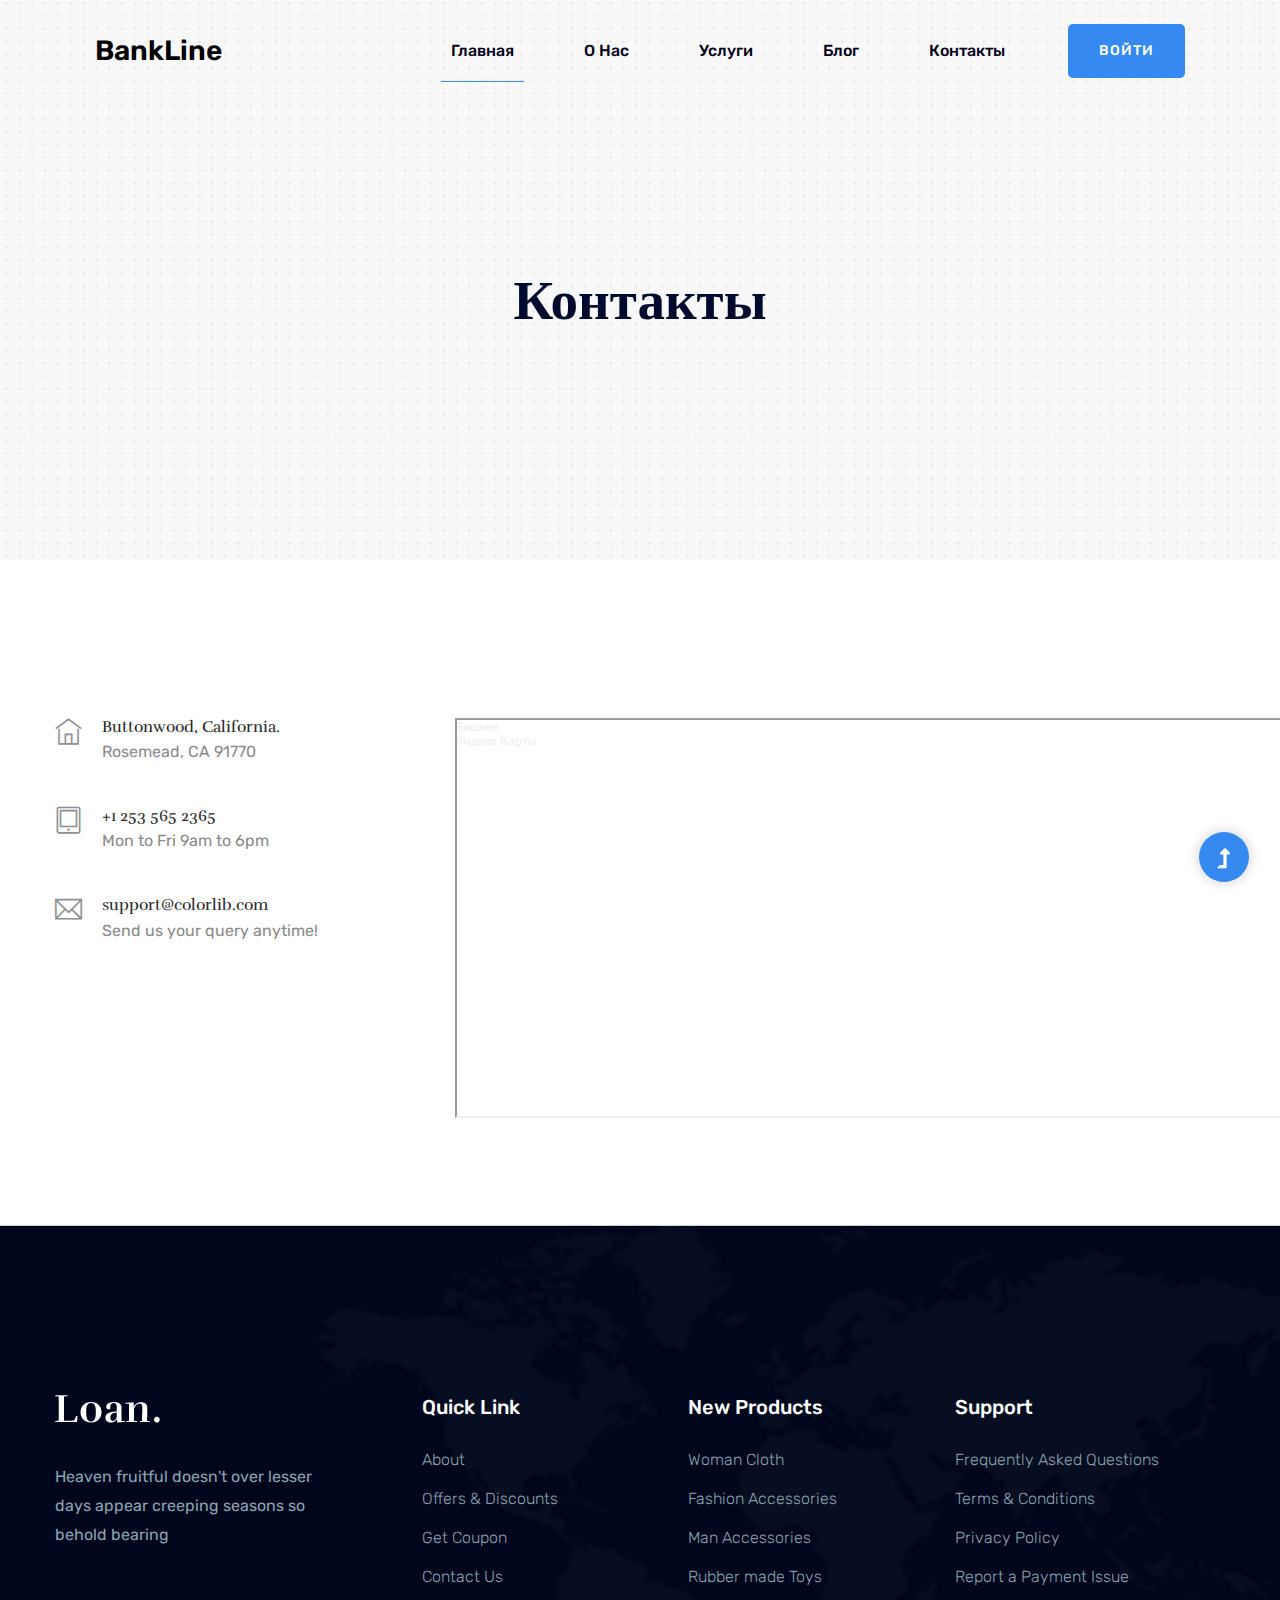
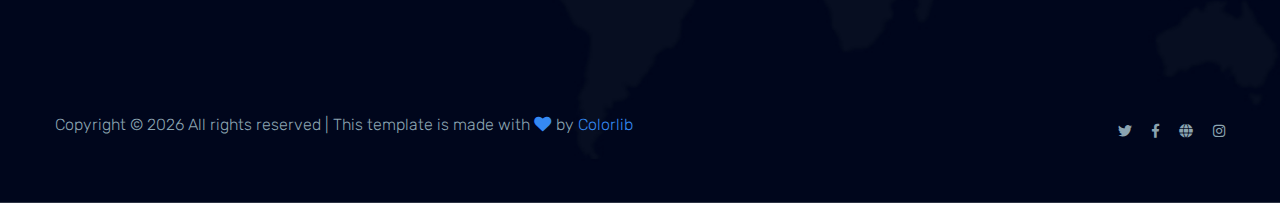
<file: contact.html>
<!DOCTYPE html>
<html class="no-js" lang="zxx">
  <head>
    <meta charset="utf-8" />
    <meta http-equiv="x-ua-compatible" content="ie=edge" />
    <title>BankLine | Контакты</title>
    <meta name="description" content="" />
    <meta name="viewport" content="width=device-width, initial-scale=1" />

    <!-- CSS here -->
    <link rel="stylesheet" href="assets/css/bootstrap.min.css" />
    <link rel="stylesheet" href="assets/css/owl.carousel.min.css" />
    <link rel="stylesheet" href="assets/css/slicknav.css" />
    <link rel="stylesheet" href="assets/css/animate.min.css" />
    <link rel="stylesheet" href="assets/css/magnific-popup.css" />
    <link rel="stylesheet" href="assets/css/fontawesome-all.min.css" />
    <link rel="stylesheet" href="assets/css/themify-icons.css" />
    <link rel="stylesheet" href="assets/css/themify-icons.css" />
    <link rel="stylesheet" href="assets/css/slick.css" />
    <link rel="stylesheet" href="assets/css/nice-select.css" />
    <link rel="stylesheet" href="assets/css/style.css" />
  </head>

  <body>
    <header>
      <!-- Header Start -->
      <div class="header-area header-transparent">
        <div class="main-header header-sticky">
          <div class="container-fluid">
            <div class="row align-items-center">
              <!-- Logo -->
              <div class="col-xl-2 col-lg-2 col-md-1">
                <div class="logo">
                  <a href="index.html">BankLine</a>
                </div>
              </div>
              <div class="col-xl-10 col-lg-10 col-md-10">
                <div
                  class="menu-main d-flex align-items-center justify-content-end"
                >
                  <!-- Main-menu -->
                  <div class="main-menu f-right d-none d-lg-block">
                    <nav>
                      <ul id="navigation">
                        <li class="active"><a href="index.html">Главная</a></li>
                        <li><a href="about.html">О нас</a></li>
                        <li><a href="services.html">Услуги</a></li>
                        <li>
                          <a href="blog.html">Блог</a>
                          <ul class="submenu">
                            <li><a href="blog.html">Блог</a></li>
                            <li>
                              <a href="blog_details.html">Новости</a>
                            </li>
                            <li><a href="elements.html">Element</a></li>
                            <li><a href="apply.html">Apply Now</a></li>
                          </ul>
                        </li>
                        <li><a href="contact.html">Контакты</a></li>
                      </ul>
                    </nav>
                  </div>
                  <div class="header-right-btn f-right d-none d-lg-block">
                    <a href="#" class="btn header-btn">Войти</a>
                  </div>
                </div>
              </div>
              <!-- Mobile Menu -->
              <div class="col-12">
                <div class="mobile_menu d-block d-lg-none"></div>
              </div>
            </div>
          </div>
        </div>
      </div>
      <!-- Header End -->
    </header>

    <main>
      <!-- Hero Start-->
      <div
        class="hero-area2 slider-height2 hero-overly2 d-flex align-items-center"
      >
        <div class="container">
          <div class="row">
            <div class="col-xl-12">
              <div class="hero-cap text-center pt-50">
                <h2>Контакты</h2>
              </div>
            </div>
          </div>
        </div>
      </div>
      <!--Hero End -->
      <!-- ================ contact section start ================= -->
      <section class="contact-section">
        <div class="container">
          <div class="d-none d-sm-block mb-1 pb-4"></div>

          <div class="row">
            <div class="col-4">
              <div class="d-flex media contact-info">
                <span class="contact-info__icon"><i class="ti-home"></i></span>
                <div class="media-body">
                  <h3>Buttonwood, California.</h3>
                  <p>Rosemead, CA 91770</p>
                </div>
              </div>

              <div class="d-flex media contact-info">
                <span class="contact-info__icon"
                  ><i class="ti-tablet"></i
                ></span>
                <div class="media-body">
                  <h3>+1 253 565 2365</h3>
                  <p>Mon to Fri 9am to 6pm</p>
                </div>
              </div>

              <div class="d-flex media contact-info">
                <span class="contact-info__icon"><i class="ti-email"></i></span>
                <div class="media-body">
                  <h3>support@colorlib.com</h3>
                  <p>Send us your query anytime!</p>
                </div>
              </div>
            </div>

            <div class="col-8" style="">
              <a
                href="https://yandex.com/maps/10309/bishkek/?utm_medium=mapframe&utm_source=maps"
                style="
                  color: #eee;
                  font-size: 12px;
                  position: absolute;
                  top: 0px;
                "
                >Бишкек</a
              ><a
                href="https://yandex.com/maps/10309/bishkek/?ll=74.637963%2C42.863607&mode=routes&rtext=~42.863607%2C74.637963&rtt=auto&ruri=~ymapsbm1%3A%2F%2Forg%3Foid%3D166428047585&utm_medium=mapframe&utm_source=maps&z=17"
                style="
                  color: #eee;
                  font-size: 12px;
                  position: absolute;
                  top: 14px;
                "
                >Яндекс Карты</a
              ><iframe
                src="https://yandex.com/map-widget/v1/?ll=74.637963%2C42.863607&mode=routes&rtext=~42.863607%2C74.637963&rtt=auto&ruri=~ymapsbm1%3A%2F%2Forg%3Foid%3D166428047585&z=17"
                width="860"
                height="400"
                frameborder="1"
                allowfullscreen="true"
                style="position: relative"
              ></iframe>
            </div>
          </div>
        </div>
      </section>
      <!-- ================ contact section end ================= -->
    </main>

    <footer>
      <!-- Footer Start-->
      <div class="footer-area">
        <div class="container">
          <div class="footer-top footer-padding">
            <div class="row justify-content-between">
              <div class="col-xl-3 col-lg-4 col-md-4 col-sm-6">
                <div class="single-footer-caption mb-50">
                  <div class="single-footer-caption mb-30">
                    <!-- logo -->
                    <div class="footer-logo">
                      <a href="index.html"
                        ><img src="assets/img/logo/logo2_footer.png" alt=""
                      /></a>
                    </div>
                    <div class="footer-pera">
                      <p>
                        Heaven fruitful doesn't over lesser days appear creeping
                        seasons so behold bearing
                      </p>
                    </div>
                  </div>
                </div>
              </div>
              <div class="col-xl-2 col-lg-2 col-md-4 col-sm-6">
                <div class="single-footer-caption mb-50">
                  <div class="footer-tittle">
                    <h4>Quick Link</h4>
                    <ul>
                      <li><a href="#">About</a></li>
                      <li><a href="#">Offers & Discounts</a></li>
                      <li><a href="#">Get Coupon</a></li>
                      <li><a href="#"> Contact Us</a></li>
                    </ul>
                  </div>
                </div>
              </div>
              <div class="col-xl-2 col-lg-3 col-md-4 col-sm-6">
                <div class="single-footer-caption mb-50">
                  <div class="footer-tittle">
                    <h4>New Products</h4>
                    <ul>
                      <li><a href="#">Woman Cloth</a></li>
                      <li><a href="#">Fashion Accessories</a></li>
                      <li><a href="#">Man Accessories</a></li>
                      <li><a href="#">Rubber made Toys</a></li>
                    </ul>
                  </div>
                </div>
              </div>
              <div class="col-xl-3 col-lg-3 col-md-4 col-sm-6">
                <div class="single-footer-caption mb-50">
                  <div class="footer-tittle">
                    <h4>Support</h4>
                    <ul>
                      <li><a href="#">Frequently Asked Questions</a></li>
                      <li><a href="#">Terms & Conditions</a></li>
                      <li><a href="#"> Privacy Policy</a></li>
                      <li><a href="#">Report a Payment Issue</a></li>
                    </ul>
                  </div>
                </div>
              </div>
            </div>
          </div>
          <div class="footer-bottom">
            <div class="row d-flex justify-content-between align-items-center">
              <div class="col-xl-9 col-lg-8">
                <div class="footer-copy-right">
                  <p>
                    <!-- Link back to Colorlib can't be removed. Template is licensed under CC BY 3.0. -->
                    Copyright &copy;
                    <script>
                      document.write(new Date().getFullYear());
                    </script>
                    All rights reserved | This template is made with
                    <i class="fa fa-heart" aria-hidden="true"></i> by
                    <a href="https://colorlib.com" target="_blank">Colorlib</a>
                    <!-- Link back to Colorlib can't be removed. Template is licensed under CC BY 3.0. -->
                  </p>
                </div>
              </div>
              <div class="col-xl-3 col-lg-4">
                <!-- Footer Social -->
                <div class="footer-social f-right">
                  <a href="#"><i class="fab fa-twitter"></i></a>
                  <a href="#"><i class="fab fa-facebook-f"></i></a>
                  <a href="#"><i class="fas fa-globe"></i></a>
                  <a href="#"><i class="fab fa-instagram"></i></a>
                </div>
              </div>
            </div>
          </div>
        </div>
      </div>
      <!-- Footer End-->
    </footer>
    <!-- Scroll Up -->
    <div id="back-top">
      <a title="Go to Top" href="#"> <i class="fas fa-level-up-alt"></i></a>
    </div>
    <!-- JS here -->

    <!-- All JS Custom Plugins Link Here here -->
    <script src="./assets/js/vendor/modernizr-3.5.0.min.js"></script>
    <!-- Jquery, Popper, Bootstrap -->
    <script src="./assets/js/vendor/jquery-1.12.4.min.js"></script>
    <script src="./assets/js/popper.min.js"></script>
    <script src="./assets/js/bootstrap.min.js"></script>
    <!-- Jquery Mobile Menu -->
    <script src="./assets/js/jquery.slicknav.min.js"></script>

    <!-- Jquery Slick , Owl-Carousel Plugins -->
    <script src="./assets/js/owl.carousel.min.js"></script>
    <script src="./assets/js/slick.min.js"></script>
    <!-- One Page, Animated-HeadLin -->
    <script src="./assets/js/wow.min.js"></script>
    <script src="./assets/js/animated.headline.js"></script>

    <!-- Nice-select, sticky -->
    <script src="./assets/js/jquery.nice-select.min.js"></script>
    <script src="./assets/js/jquery.sticky.js"></script>
    <script src="./assets/js/jquery.magnific-popup.js"></script>

    <!-- contact js -->
    <script src="./assets/js/contact.js"></script>
    <script src="./assets/js/jquery.form.js"></script>
    <script src="./assets/js/jquery.validate.min.js"></script>
    <script src="./assets/js/mail-script.js"></script>
    <script src="./assets/js/jquery.ajaxchimp.min.js"></script>

    <!-- Jquery Plugins, main Jquery -->
    <script src="./assets/js/plugins.js"></script>
    <script src="./assets/js/main.js"></script>
  </body>
</html>
</file>
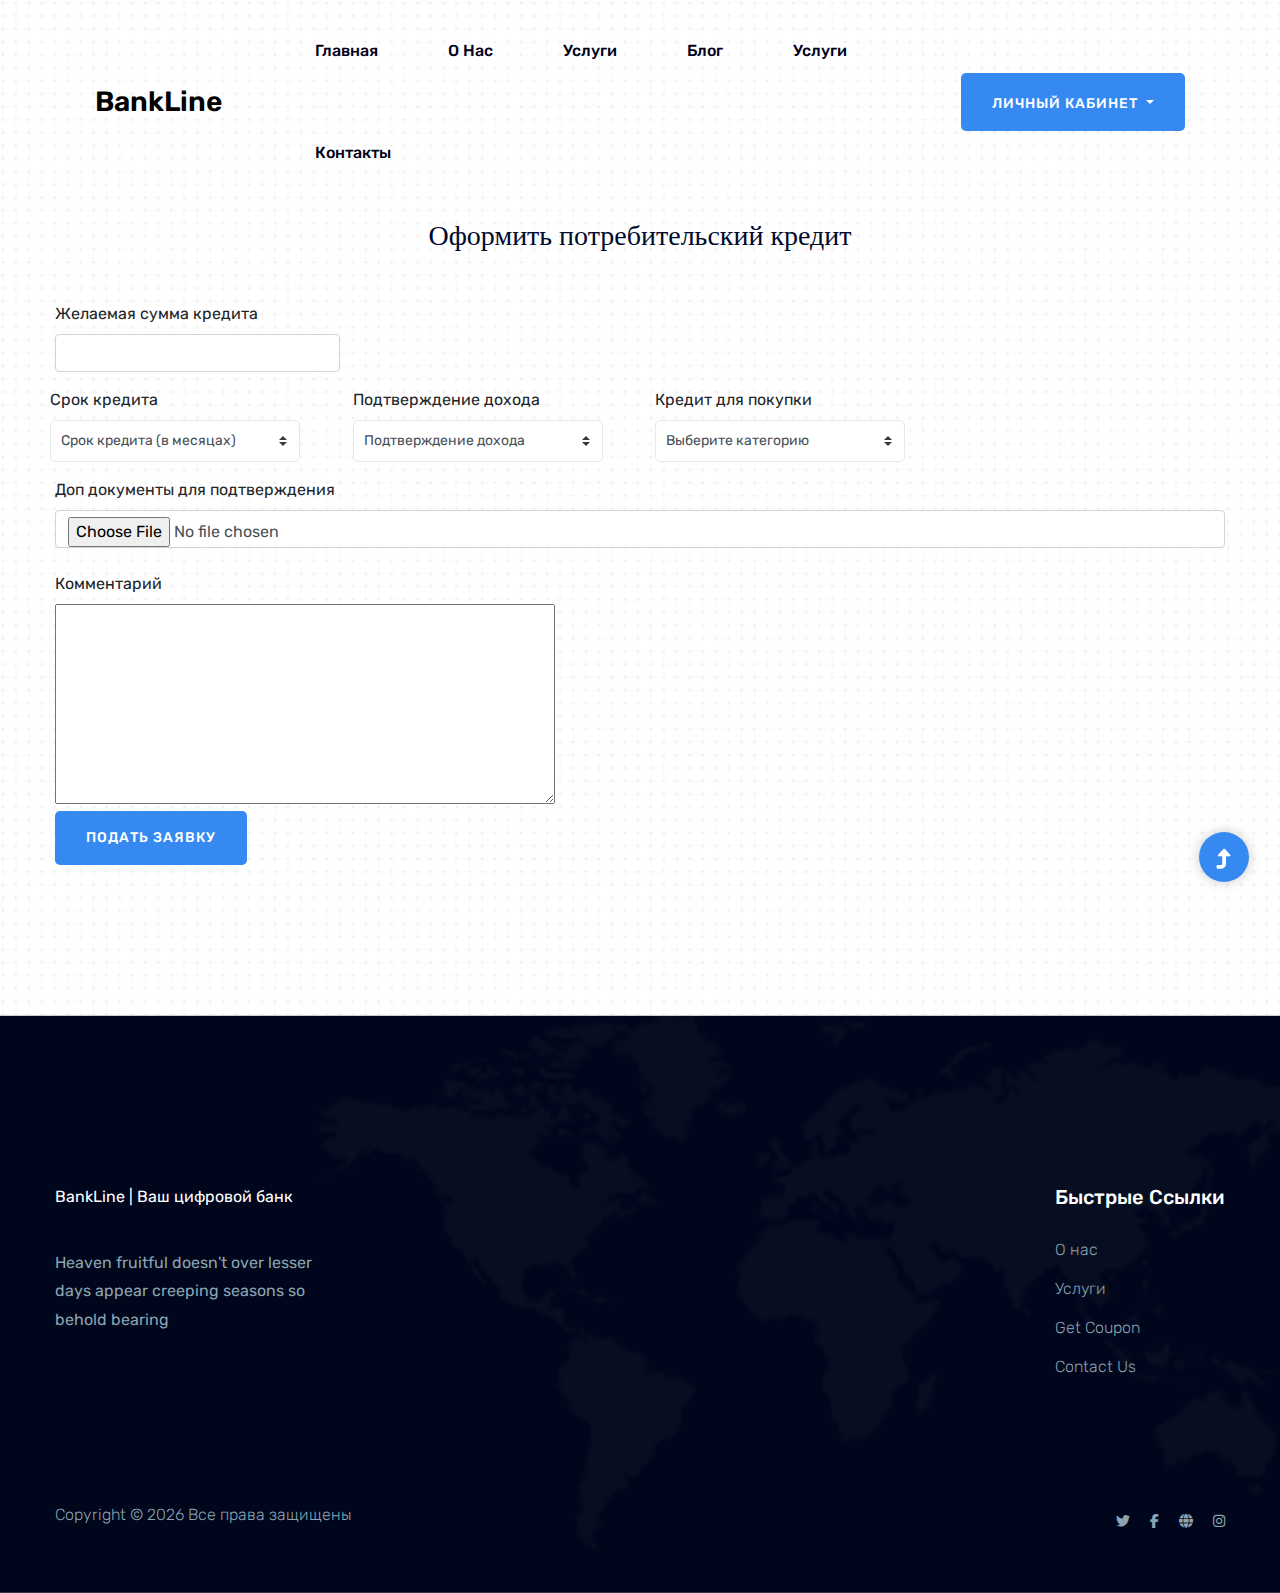
<file: credit-1.html>
<!DOCTYPE html>
<html class="no-js" lang="zxx">
  <head>
    <meta charset="utf-8" />
    <meta http-equiv="x-ua-compatible" content="ie=edge" />
    <title>BankLine | Регистрация</title>
    <meta name="description" content="" />
    <meta name="viewport" content="width=device-width, initial-scale=1" />
    <link rel="manifest" href="site.webmanifest" />

    <!-- CSS here -->
    <link rel="stylesheet" href="assets/css/bootstrap.min.css" />
    <link rel="stylesheet" href="assets/css/owl.carousel.min.css" />
    <link rel="stylesheet" href="assets/css/slicknav.css" />
    <link rel="stylesheet" href="assets/css/flaticon.css" />
    <link rel="stylesheet" href="assets/css/animate.min.css" />
    <link rel="stylesheet" href="assets/css/magnific-popup.css" />
    <link rel="stylesheet" href="assets/css/fontawesome-all.min.css" />
    <link rel="stylesheet" href="assets/css/themify-icons.css" />
    <link rel="stylesheet" href="assets/css/slick.css" />
    <link rel="stylesheet" href="assets/css/nice-select.css" />
    <!-- Подключение Font Awesome -->
    <link
      rel="stylesheet"
      href="https://cdnjs.cloudflare.com/ajax/libs/font-awesome/6.5.0/css/all.min.css"
    />

    <link rel="stylesheet" href="assets/css/style.css" />
  </head>

  <body>
    <header>
      <!-- Header Start -->
      <div class="header-area header-transparent">
        <div class="main-header header-sticky">
          <div class="container-fluid">
            <div class="row align-items-center">
              <!-- Logo -->
              <div class="col-xl-2 col-lg-2 col-md-1">
                <div class="logo">
                  <a href="index.html">BankLine</a>
                </div>
              </div>
              <div class="col-xl-10 col-lg-10 col-md-10">
                <div
                  class="menu-main d-flex align-items-center justify-content-end"
                >
                  <!-- Main-menu -->
                  <div class="main-menu f-right d-none d-lg-block">
                    <nav>
                      <ul id="navigation">
                        <li class=""><a href="index.html">Главная</a></li>
                        <li><a href="about.html">О нас</a></li>
                        <li><a href="services.html">Услуги</a></li>
                        <li>
                          <a href="blog.html">Блог</a>
                          <ul class="submenu">
                            <li><a href="blog.html">Блог</a></li>
                            <li>
                              <a href="blog_details.html">Новости</a>
                            </li>
                            <li><a href="elements.html">Element</a></li>
                            <li><a href="apply.html">Apply Now</a></li>
                          </ul>
                        </li>
                        <li>
                          <a href="#">Услуги</a>
                          <ul class="submenu">
                            <li>
                              <a href="credit-1.html">Потребительский кредит</a>
                            </li>
                            <li>
                              <a href="credit-2.html">Ипотечное кредитование</a>
                            </li>
                            <li>
                              <a href="credit-3.html">Автокредит</a>
                            </li>
                          </ul>
                        </li>
                        <li><a href="contact.html">Контакты</a></li>
                      </ul>
                    </nav>
                  </div>
                  <div class="header-right-btn f-right d-none d-lg-block">
                    <a href="#" class="btn header-btn d-none">Войти</a>
                  </div>
                  <div class="header-right-btn f-right d-lg-block">
                    <a href="#" class="btn header-btn d-none">Выйти</a>
                  </div>
                  <div class="dropdown">
                    <button
                      class="btn header-btn dropdown-toggle"
                      type="button"
                      data-toggle="dropdown"
                      aria-expanded="false"
                    >
                      Личный кабинет
                    </button>
                    <div class="dropdown-menu">
                      <a class="dropdown-item" href="accaunt.html"
                        >Личный кабинет</a
                      >
                      <a class="dropdown-item" href="main-credit.html"
                        >Мои заявки</a
                      >
                      <a class="dropdown-item" href="#">Выйти</a>
                    </div>
                  </div>
                </div>
              </div>
              <!-- Mobile Menu -->
              <div class="col-12">
                <div class="mobile_menu d-block d-lg-none"></div>
              </div>
            </div>
          </div>
        </div>
      </div>
      <!-- Header End -->
    </header>

    <main>
      <div
        class="slider-area slider-height"
        style="background-image: url('assets/img/hero/h1_hero.jpg')"
      >
        <div class="container">
          <div class="pt-100 pb-150">
            <div class="row">
              <div class="col-12">
                <h3 class="mb-5 text-center">
                  Оформить потребительский кредит
                </h3>
                <form class="needs-validation" novalidate>
                  <div class="form-row d-none">
                    <div class="col-md-4 mb-3">
                      <label for="validationCustom01">Фамилия</label>
                      <input
                        type="text"
                        class="form-control"
                        id="validationCustom01"
                        required
                      />
                      <div class="valid-feedback">Looks good!</div>
                    </div>
                    <div class="col-md-4 mb-3">
                      <label for="validationCustom02">Имя</label>
                      <input
                        type="text"
                        class="form-control"
                        id="validationCustom02"
                        required
                      />
                      <div class="valid-feedback">Looks good!</div>
                    </div>
                    <div class="col-md-4 mb-3">
                      <label for="validationCustom02">Очестов</label>
                      <input
                        type="text"
                        class="form-control"
                        id="validationCustom02"
                        required
                      />
                      <div class="valid-feedback">Looks good!</div>
                    </div>
                  </div>

                  <div class="form-row d-none">
                    <div class="col-md-4 mb-3">
                      <label for="validationCustom01">ID паспорта</label>
                      <input
                        type="text"
                        class="form-control"
                        id="validationCustom01"
                        required
                      />
                      <div class="valid-feedback">Looks good!</div>
                    </div>
                    <div class="col-md-4 mb-3">
                      <label for="validationCustom02">ИНН паспорта</label>
                      <input
                        type="text"
                        class="form-control"
                        id="validationCustom02"
                        required
                      />
                      <div class="valid-feedback">Looks good!</div>
                    </div>
                    <div class="col-md-4 mb-3">
                      <label for="validationCustom02">Кем выдано </label>
                      <input
                        type="text"
                        class="form-control"
                        id="validationCustom02"
                        required
                      />
                      <div class="valid-feedback">Looks good!</div>
                    </div>
                  </div>

                  <div class="form-row">
                    <div class="col-md-3 mb-3">
                      <label for="validationCustom01">
                        Желаемая сумма кредита</label
                      >
                      <input
                        type="number"
                        class="form-control"
                        id="validationCustom01"
                        required
                      />
                      <div class="valid-feedback">Looks good!</div>
                    </div>
                    <div class="row">
                      <div class="col-3">
                        <label for="validationCustom04">Срок кредита</label>
                        <select
                          class="custom-select"
                          id="validationCustom04"
                          required
                        >
                          <option selected disabled value="">
                            Срок кредита (в месяцах)
                          </option>
                          <option>3</option>
                          <option>6</option>
                          <option>9</option>
                          <option>12</option>
                        </select>
                        <div class="invalid-feedback">
                          Please select a valid state.
                        </div>
                      </div>
                      <div class="col-3">
                        <label for="validationCustom04"
                          >Подтверждение дохода</label
                        >
                        <select
                          class="custom-select"
                          id="validationCustom04"
                          required
                        >
                          <option selected disabled value="">
                            Подтверждение дохода
                          </option>
                          <option>ДА</option>
                          <option>НЕТ</option>
                        </select>
                        <div class="invalid-feedback">
                          Please select a valid state.
                        </div>
                      </div>
                      <div class="col-3">
                        <label for="validationCustom04"
                          >Кредит для покупки</label
                        >
                        <select
                          class="custom-select"
                          id="validationCustom04"
                          required
                        >
                          <option selected disabled value="">
                            Выберите категорию
                          </option>
                          <option>ремонта</option>
                          <option>обучения</option>
                          <option>покупка техники</option>
                        </select>
                        <div class="invalid-feedback">
                          Please select a valid state.
                        </div>
                      </div>
                    </div>
                  </div>

                  <div class="form-row">
                    <div class="col-md-12 mt-3">
                      <label for="validationCustom01">
                        Доп документы для подтверждения
                      </label>
                      <input
                        type="file"
                        class="form-control"
                        id="validationCustom01"
                        required
                      />
                      <div class="valid-feedback">Looks good!</div>
                    </div>
                    <div class="col-6 mt-4">
                      <label for="validationCustom01">Комментарий </label>
                      <br />
                      <textarea
                        name=""
                        id=""
                        style="width: 500px; height: 200px; padding: 10px"
                      ></textarea>
                      <div class="valid-feedback">Looks good!</div>
                    </div>
                  </div>

                  <button class="btn header-btn" type="submit">
                    Подать заявку
                  </button>
                </form>
              </div>

              <script>
                // Example starter JavaScript for disabling form submissions if there are invalid fields
                (function () {
                  "use strict";
                  window.addEventListener(
                    "load",
                    function () {
                      // Fetch all the forms we want to apply custom Bootstrap validation styles to
                      var forms =
                        document.getElementsByClassName("needs-validation");
                      // Loop over them and prevent submission
                      var validation = Array.prototype.filter.call(
                        forms,
                        function (form) {
                          form.addEventListener(
                            "submit",
                            function (event) {
                              if (form.checkValidity() === false) {
                                event.preventDefault();
                                event.stopPropagation();
                              }
                              form.classList.add("was-validated");
                            },
                            false
                          );
                        }
                      );
                    },
                    false
                  );
                })();
              </script>
            </div>
          </div>
        </div>
      </div>
    </main>

    <footer>
      <!-- Footer Start-->
      <div class="footer-area">
        <div class="container">
          <div class="footer-top footer-padding">
            <div class="row justify-content-between">
              <div class="col-xl-3 col-lg-4 col-md-4 col-sm-6">
                <div class="single-footer-caption mb-50">
                  <div class="single-footer-caption mb-30">
                    <!-- logo -->
                    <div class="footer-logo">
                      <a href="index.html">BankLine | Ваш цифровой банк</a>
                    </div>
                    <div class="footer-pera">
                      <p>
                        Heaven fruitful doesn't over lesser days appear creeping
                        seasons so behold bearing
                      </p>
                    </div>
                  </div>
                </div>
              </div>
              <div class="col-xl-2 col-lg-2 col-md-4 col-sm-6">
                <div class="single-footer-caption mb-50">
                  <div class="footer-tittle">
                    <h4>Быстрые ссылки</h4>
                    <ul>
                      <li><a href="#">О нас</a></li>
                      <li><a href="#">Услуги</a></li>
                      <li><a href="#">Get Coupon</a></li>
                      <li><a href="#"> Contact Us</a></li>
                    </ul>
                  </div>
                </div>
              </div>
            </div>
          </div>
          <div class="footer-bottom">
            <div class="row d-flex justify-content-between align-items-center">
              <div class="col-xl-9 col-lg-8">
                <div class="footer-copy-right">
                  <p>
                    Copyright &copy;
                    <script>
                      document.write(new Date().getFullYear());
                    </script>
                    Все права защищены
                  </p>
                </div>
              </div>
              <div class="col-xl-3 col-lg-4">
                <!-- Footer Social -->
                <div class="footer-social f-right">
                  <a href="#"><i class="fab fa-twitter"></i></a>
                  <a href="#"><i class="fab fa-facebook-f"></i></a>
                  <a href="#"><i class="fas fa-globe"></i></a>
                  <a href="#"><i class="fab fa-instagram"></i></a>
                </div>
              </div>
            </div>
          </div>
        </div>
      </div>
      <!-- Footer End-->
    </footer>
    <!-- Scroll Up -->
    <div id="back-top">
      <a title="Go to Top" href="#"> <i class="fas fa-level-up-alt"></i></a>
    </div>

    <!-- JS here -->
    <!-- All JS Custom Plugins Link Here here -->
    <script src="./assets/js/vendor/modernizr-3.5.0.min.js"></script>
    <!-- Jquery, Popper, Bootstrap -->
    <script src="./assets/js/vendor/jquery-1.12.4.min.js"></script>
    <script src="./assets/js/popper.min.js"></script>
    <script src="./assets/js/bootstrap.min.js"></script>
    <!-- Jquery Mobile Menu -->
    <script src="./assets/js/jquery.slicknav.min.js"></script>

    <!-- Jquery Slick , Owl-Carousel Plugins -->
    <script src="./assets/js/owl.carousel.min.js"></script>
    <script src="./assets/js/slick.min.js"></script>
    <!-- One Page, Animated-HeadLin -->
    <script src="./assets/js/wow.min.js"></script>
    <script src="./assets/js/animated.headline.js"></script>
    <script src="./assets/js/jquery.magnific-popup.js"></script>

    <!-- Nice-select, sticky -->
    <script src="./assets/js/jquery.nice-select.min.js"></script>
    <script src="./assets/js/jquery.sticky.js"></script>

    <!-- contact js -->
    <script src="./assets/js/contact.js"></script>
    <script src="./assets/js/jquery.form.js"></script>
    <script src="./assets/js/jquery.validate.min.js"></script>
    <script src="./assets/js/mail-script.js"></script>
    <script src="./assets/js/jquery.ajaxchimp.min.js"></script>

    <!-- Jquery Plugins, main Jquery -->
    <script src="./assets/js/plugins.js"></script>
    <script src="./assets/js/main.js"></script>
  </body>
</html>
</file>
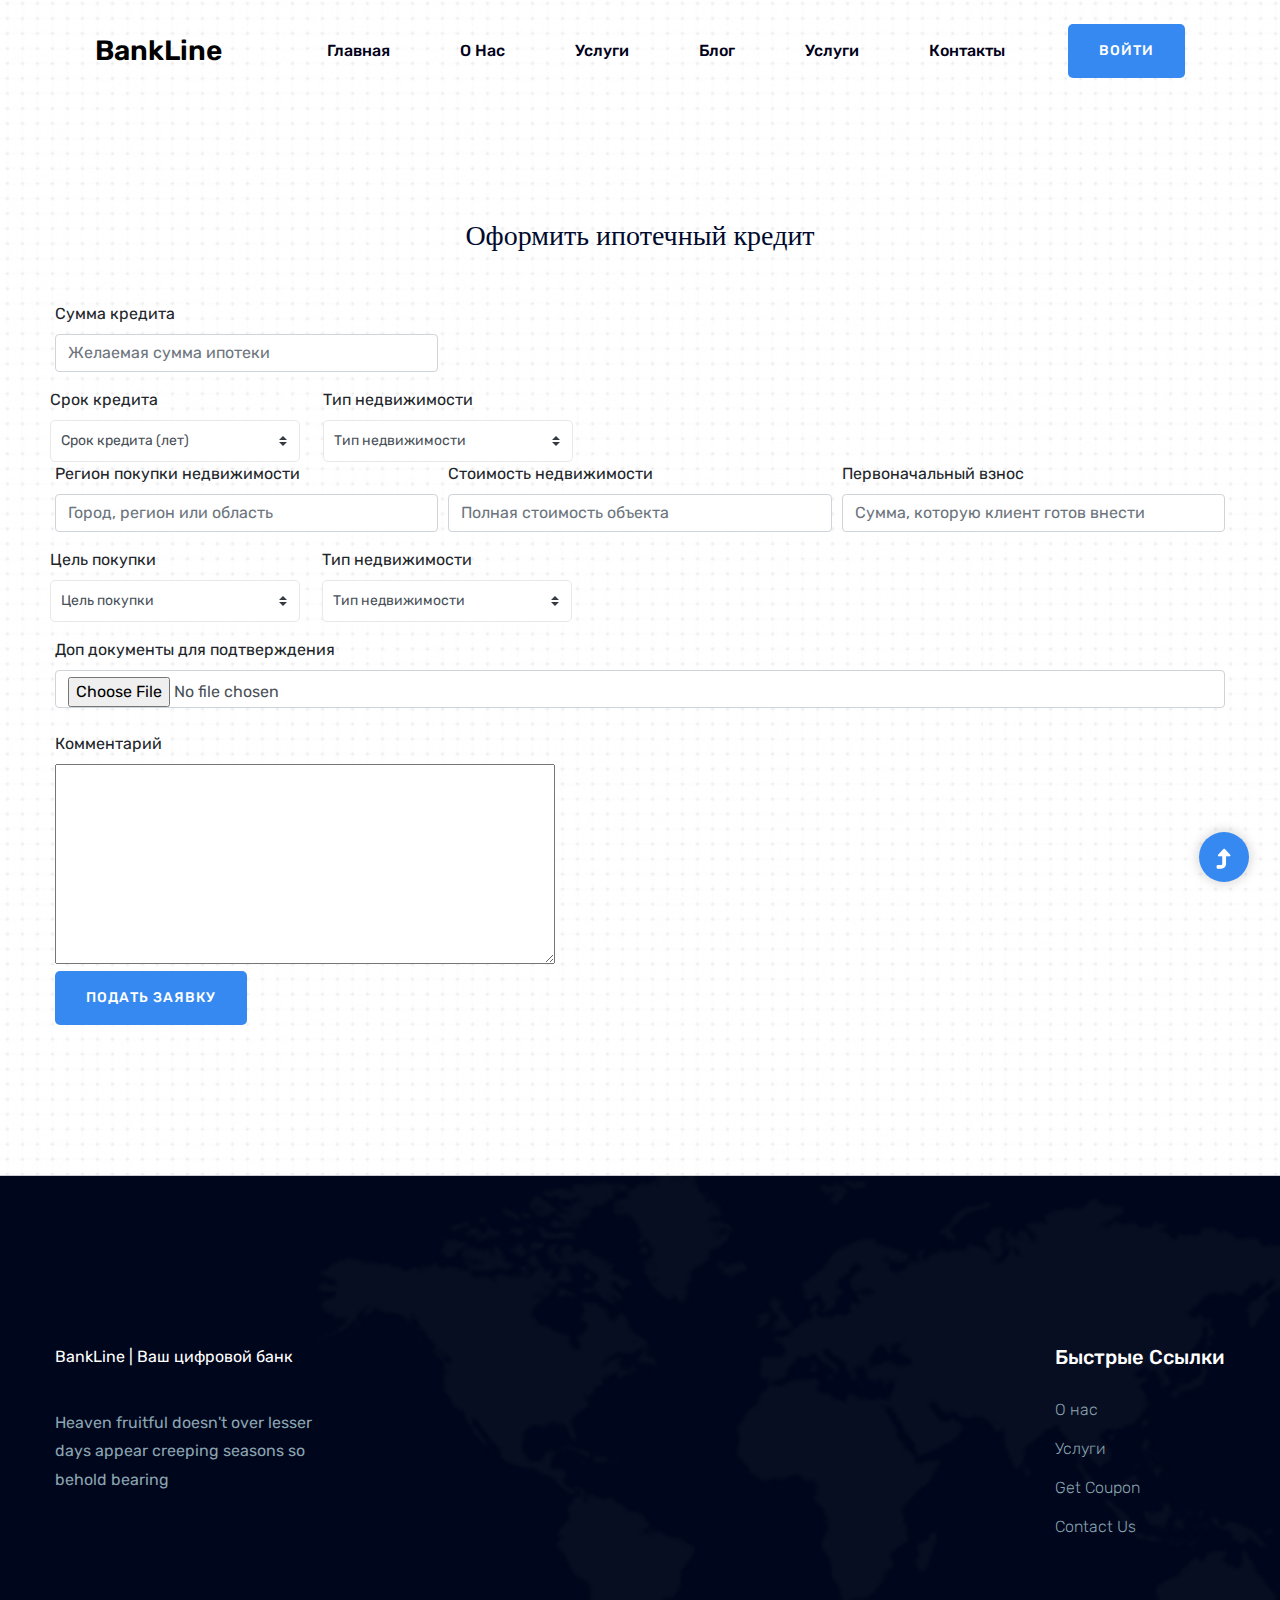
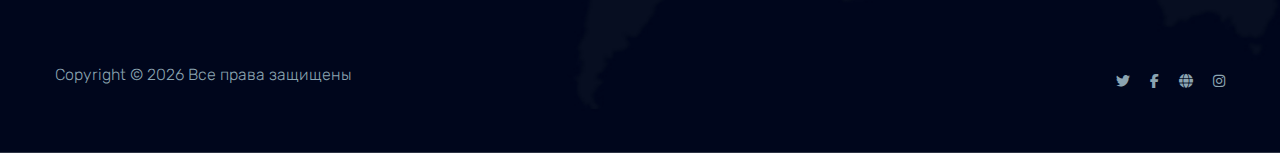
<file: credit-2.html>
<!DOCTYPE html>
<html class="no-js" lang="zxx">
  <head>
    <meta charset="utf-8" />
    <meta http-equiv="x-ua-compatible" content="ie=edge" />
    <title>BankLine | Ипотечное кредитование</title>
    <meta name="description" content="" />
    <meta name="viewport" content="width=device-width, initial-scale=1" />
    <link rel="manifest" href="site.webmanifest" />

    <!-- CSS here -->
    <link rel="stylesheet" href="assets/css/bootstrap.min.css" />
    <link rel="stylesheet" href="assets/css/owl.carousel.min.css" />
    <link rel="stylesheet" href="assets/css/slicknav.css" />
    <link rel="stylesheet" href="assets/css/flaticon.css" />
    <link rel="stylesheet" href="assets/css/animate.min.css" />
    <link rel="stylesheet" href="assets/css/magnific-popup.css" />
    <link rel="stylesheet" href="assets/css/fontawesome-all.min.css" />
    <link rel="stylesheet" href="assets/css/themify-icons.css" />
    <link rel="stylesheet" href="assets/css/slick.css" />
    <link rel="stylesheet" href="assets/css/nice-select.css" />
    <!-- Подключение Font Awesome -->
    <link
      rel="stylesheet"
      href="https://cdnjs.cloudflare.com/ajax/libs/font-awesome/6.5.0/css/all.min.css"
    />

    <link rel="stylesheet" href="assets/css/style.css" />
  </head>

  <body>
    <header>
      <!-- Header Start -->
      <div class="header-area header-transparent">
        <div class="main-header header-sticky">
          <div class="container-fluid">
            <div class="row align-items-center">
              <!-- Logo -->
              <div class="col-xl-2 col-lg-2 col-md-1">
                <div class="logo">
                  <a href="index.html">BankLine</a>
                </div>
              </div>
              <div class="col-xl-10 col-lg-10 col-md-10">
                <div
                  class="menu-main d-flex align-items-center justify-content-end"
                >
                  <!-- Main-menu -->
                  <div class="main-menu f-right d-none d-lg-block">
                    <nav>
                      <ul id="navigation">
                        <li class=""><a href="index.html">Главная</a></li>
                        <li><a href="about.html">О нас</a></li>
                        <li><a href="services.html">Услуги</a></li>
                        <li>
                          <a href="blog.html">Блог</a>
                          <ul class="submenu">
                            <li><a href="blog.html">Блог</a></li>
                            <li>
                              <a href="blog_details.html">Новости</a>
                            </li>
                            <li><a href="elements.html">Element</a></li>
                            <li><a href="apply.html">Apply Now</a></li>
                          </ul>
                        </li>
                        <li>
                          <a href="#">Услуги</a>
                          <ul class="submenu">
                            <li>
                              <a href="credit-1.html">Потребительский кредит</a>
                            </li>
                            <li>
                              <a href="credit-2.html">Ипотечное кредитование</a>
                            </li>
                            <li>
                              <a href="credit-3.html">Автокредит</a>
                            </li>
                          </ul>
                        </li>
                        <li><a href="contact.html">Контакты</a></li>
                      </ul>
                    </nav>
                  </div>
                  <div class="header-right-btn f-right d-none d-lg-block">
                    <a href="#" class="btn header-btn">Войти</a>
                  </div>
                </div>
              </div>
              <!-- Mobile Menu -->
              <div class="col-12">
                <div class="mobile_menu d-block d-lg-none"></div>
              </div>
            </div>
          </div>
        </div>
      </div>
      <!-- Header End -->
    </header>

    <main>
      <div
        class="slider-area slider-height"
        style="background-image: url('assets/img/hero/h1_hero.jpg')"
      >
        <div class="container">
          <div class="pt-100 pb-150">
            <div class="row">
              <div class="col-12">
                <h3 class="mb-5 text-center">Оформить ипотечный кредит</h3>
                <form class="needs-validation" novalidate>
                  <div class="form-row d-none">
                    <div class="col-md-4 mb-3">
                      <label for="validationCustom01">Фамилия</label>
                      <input
                        type="text"
                        class="form-control"
                        id="validationCustom01"
                        required
                      />
                      <div class="valid-feedback">Looks good!</div>
                    </div>
                    <div class="col-md-4 mb-3">
                      <label for="validationCustom02">Имя</label>
                      <input
                        type="text"
                        class="form-control"
                        id="validationCustom02"
                        required
                      />
                      <div class="valid-feedback">Looks good!</div>
                    </div>
                    <div class="col-md-4 mb-3">
                      <label for="validationCustom02">Очестов</label>
                      <input
                        type="text"
                        class="form-control"
                        id="validationCustom02"
                        required
                      />
                      <div class="valid-feedback">Looks good!</div>
                    </div>
                  </div>

                  <div class="form-row d-none">
                    <div class="col-md-4 mb-3">
                      <label for="validationCustom01">ID паспорта</label>
                      <input
                        type="text"
                        class="form-control"
                        id="validationCustom01"
                        required
                      />
                      <div class="valid-feedback">Looks good!</div>
                    </div>
                    <div class="col-md-4 mb-3">
                      <label for="validationCustom02">ИНН паспорта</label>
                      <input
                        type="text"
                        class="form-control"
                        id="validationCustom02"
                        required
                      />
                      <div class="valid-feedback">Looks good!</div>
                    </div>
                    <div class="col-md-4 mb-3">
                      <label for="validationCustom02">Кем выдано </label>
                      <input
                        type="text"
                        class="form-control"
                        id="validationCustom02"
                        required
                      />
                      <div class="valid-feedback">Looks good!</div>
                    </div>
                  </div>

                  <div class="form-row">
                    <div class="col-md-4 mb-3">
                      <label for="validationCustom01"> Сумма кредита</label>
                      <input
                        type="number"
                        class="form-control"
                        id="validationCustom01"
                        required
                        placeholder="Желаемая сумма ипотеки"
                      />
                      <div class="valid-feedback">Looks good!</div>
                    </div>
                    <div class="row">
                      <div class="col-4">
                        <label for="validationCustom04">Срок кредита</label>
                        <select
                          class="custom-select"
                          id="validationCustom04"
                          required
                        >
                          <option selected disabled value="">
                            Срок кредита (лет)
                          </option>
                          <option>3</option>
                          <option>6</option>
                          <option>9</option>
                          <option>12</option>
                        </select>
                        <div class="invalid-feedback">
                          Please select a valid state.
                        </div>
                      </div>
                      <div class="col-4">
                        <label for="validationCustom04">Тип недвижимости</label>
                        <select
                          class="custom-select"
                          id="validationCustom04"
                          required
                        >
                          <option selected disabled value="">
                            Тип недвижимости
                          </option>
                          <option>Квартира</option>
                          <option>Частный дом</option>
                          <option>Студия</option>
                        </select>
                        <div class="invalid-feedback">
                          Please select a valid state.
                        </div>
                      </div>
                    </div>
                  </div>

                  <div class="form-row">
                    <div class="col-md-4 mb-3">
                      <label for="validationCustom01">
                        Регион покупки недвижимости</label
                      >
                      <input
                        type="text"
                        class="form-control"
                        id="validationCustom01"
                        required
                        placeholder="Город, регион или область"
                      />
                      <div class="valid-feedback">Looks good!</div>
                    </div>
                    <div class="col-md-4 mb-3">
                      <label for="validationCustom02"
                        >Стоимость недвижимости</label
                      >
                      <input
                        type="number"
                        class="form-control"
                        id="validationCustom02"
                        required
                        placeholder="Полная стоимость объекта"
                      />
                      <div class="valid-feedback">Looks good!</div>
                    </div>
                    <div class="col-md-4 mb-3">
                      <label for="validationCustom02"
                        >Первоначальный взнос
                      </label>
                      <input
                        type="number"
                        class="form-control"
                        id="validationCustom02"
                        required
                        placeholder="Сумма, которую клиент готов внести"
                      />
                      <div class="valid-feedback">Looks good!</div>
                    </div>
                  </div>

                  <div class="form-row">
                    <div class="row">
                      <div class="col-4">
                        <label for="validationCustom04">Цель покупки</label>
                        <select
                          class="custom-select"
                          id="validationCustom04"
                          required
                        >
                          <option selected disabled value="">
                            Цель покупки
                          </option>
                          <option>Для проживания</option>
                          <option>Сдачи в аренду</option>
                          <option>Инвестиции</option>
                        </select>
                        <div class="invalid-feedback">
                          Please select a valid state.
                        </div>
                      </div>
                      <div class="col-4">
                        <label for="validationCustom04">Тип недвижимости</label>
                        <select
                          class="custom-select"
                          id="validationCustom04"
                          required
                        >
                          <option selected disabled value="">
                            Тип недвижимости
                          </option>
                          <option>Квартира</option>
                          <option>Частный дом</option>
                          <option>Студия</option>
                        </select>
                        <div class="invalid-feedback">
                          Please select a validtion> state.
                        </div>
                      </div>
                    </div>
                  </div>

                  <div class="form-row">
                    <div class="col-md-12 mt-3">
                      <label for="validationCustom01">
                        Доп документы для подтверждения
                      </label>
                      <input
                        type="file"
                        class="form-control"
                        id="validationCustom01"
                        required
                      />
                      <div class="valid-feedback">Looks good!</div>
                    </div>
                    <div class="col-6 mt-4">
                      <label for="validationCustom01">Комментарий </label>
                      <br />
                      <textarea
                        name=""
                        id=""
                        style="width: 500px; height: 200px; padding: 10px"
                      ></textarea>
                      <div class="valid-feedback">Looks good!</div>
                    </div>
                  </div>

                  <button class="btn header-btn" type="submit">
                    Подать заявку
                  </button>
                </form>
              </div>

              <script>
                // Example starter JavaScript for disabling form submissions if there are invalid fields
                (function () {
                  "use strict";
                  window.addEventListener(
                    "load",
                    function () {
                      // Fetch all the forms we want to apply custom Bootstrap validation styles to
                      var forms =
                        document.getElementsByClassName("needs-validation");
                      // Loop over them and prevent submission
                      var validation = Array.prototype.filter.call(
                        forms,
                        function (form) {
                          form.addEventListener(
                            "submit",
                            function (event) {
                              if (form.checkValidity() === false) {
                                event.preventDefault();
                                event.stopPropagation();
                              }
                              form.classList.add("was-validated");
                            },
                            false
                          );
                        }
                      );
                    },
                    false
                  );
                })();
              </script>
            </div>
          </div>
        </div>
      </div>
    </main>

    <footer>
      <!-- Footer Start-->
      <div class="footer-area">
        <div class="container">
          <div class="footer-top footer-padding">
            <div class="row justify-content-between">
              <div class="col-xl-3 col-lg-4 col-md-4 col-sm-6">
                <div class="single-footer-caption mb-50">
                  <div class="single-footer-caption mb-30">
                    <!-- logo -->
                    <div class="footer-logo">
                      <a href="index.html">BankLine | Ваш цифровой банк</a>
                    </div>
                    <div class="footer-pera">
                      <p>
                        Heaven fruitful doesn't over lesser days appear creeping
                        seasons so behold bearing
                      </p>
                    </div>
                  </div>
                </div>
              </div>
              <div class="col-xl-2 col-lg-2 col-md-4 col-sm-6">
                <div class="single-footer-caption mb-50">
                  <div class="footer-tittle">
                    <h4>Быстрые ссылки</h4>
                    <ul>
                      <li><a href="#">О нас</a></li>
                      <li><a href="#">Услуги</a></li>
                      <li><a href="#">Get Coupon</a></li>
                      <li><a href="#"> Contact Us</a></li>
                    </ul>
                  </div>
                </div>
              </div>
            </div>
          </div>
          <div class="footer-bottom">
            <div class="row d-flex justify-content-between align-items-center">
              <div class="col-xl-9 col-lg-8">
                <div class="footer-copy-right">
                  <p>
                    Copyright &copy;
                    <script>
                      document.write(new Date().getFullYear());
                    </script>
                    Все права защищены
                  </p>
                </div>
              </div>
              <div class="col-xl-3 col-lg-4">
                <!-- Footer Social -->
                <div class="footer-social f-right">
                  <a href="#"><i class="fab fa-twitter"></i></a>
                  <a href="#"><i class="fab fa-facebook-f"></i></a>
                  <a href="#"><i class="fas fa-globe"></i></a>
                  <a href="#"><i class="fab fa-instagram"></i></a>
                </div>
              </div>
            </div>
          </div>
        </div>
      </div>
      <!-- Footer End-->
    </footer>
    <!-- Scroll Up -->
    <div id="back-top">
      <a title="Go to Top" href="#"> <i class="fas fa-level-up-alt"></i></a>
    </div>

    <!-- JS here -->
    <!-- All JS Custom Plugins Link Here here -->
    <script src="./assets/js/vendor/modernizr-3.5.0.min.js"></script>
    <!-- Jquery, Popper, Bootstrap -->
    <script src="./assets/js/vendor/jquery-1.12.4.min.js"></script>
    <script src="./assets/js/popper.min.js"></script>
    <script src="./assets/js/bootstrap.min.js"></script>
    <!-- Jquery Mobile Menu -->
    <script src="./assets/js/jquery.slicknav.min.js"></script>

    <!-- Jquery Slick , Owl-Carousel Plugins -->
    <script src="./assets/js/owl.carousel.min.js"></script>
    <script src="./assets/js/slick.min.js"></script>
    <!-- One Page, Animated-HeadLin -->
    <script src="./assets/js/wow.min.js"></script>
    <script src="./assets/js/animated.headline.js"></script>
    <script src="./assets/js/jquery.magnific-popup.js"></script>

    <!-- Nice-select, sticky -->
    <script src="./assets/js/jquery.nice-select.min.js"></script>
    <script src="./assets/js/jquery.sticky.js"></script>

    <!-- contact js -->
    <script src="./assets/js/contact.js"></script>
    <script src="./assets/js/jquery.form.js"></script>
    <script src="./assets/js/jquery.validate.min.js"></script>
    <script src="./assets/js/mail-script.js"></script>
    <script src="./assets/js/jquery.ajaxchimp.min.js"></script>

    <!-- Jquery Plugins, main Jquery -->
    <script src="./assets/js/plugins.js"></script>
    <script src="./assets/js/main.js"></script>
  </body>
</html>
</file>
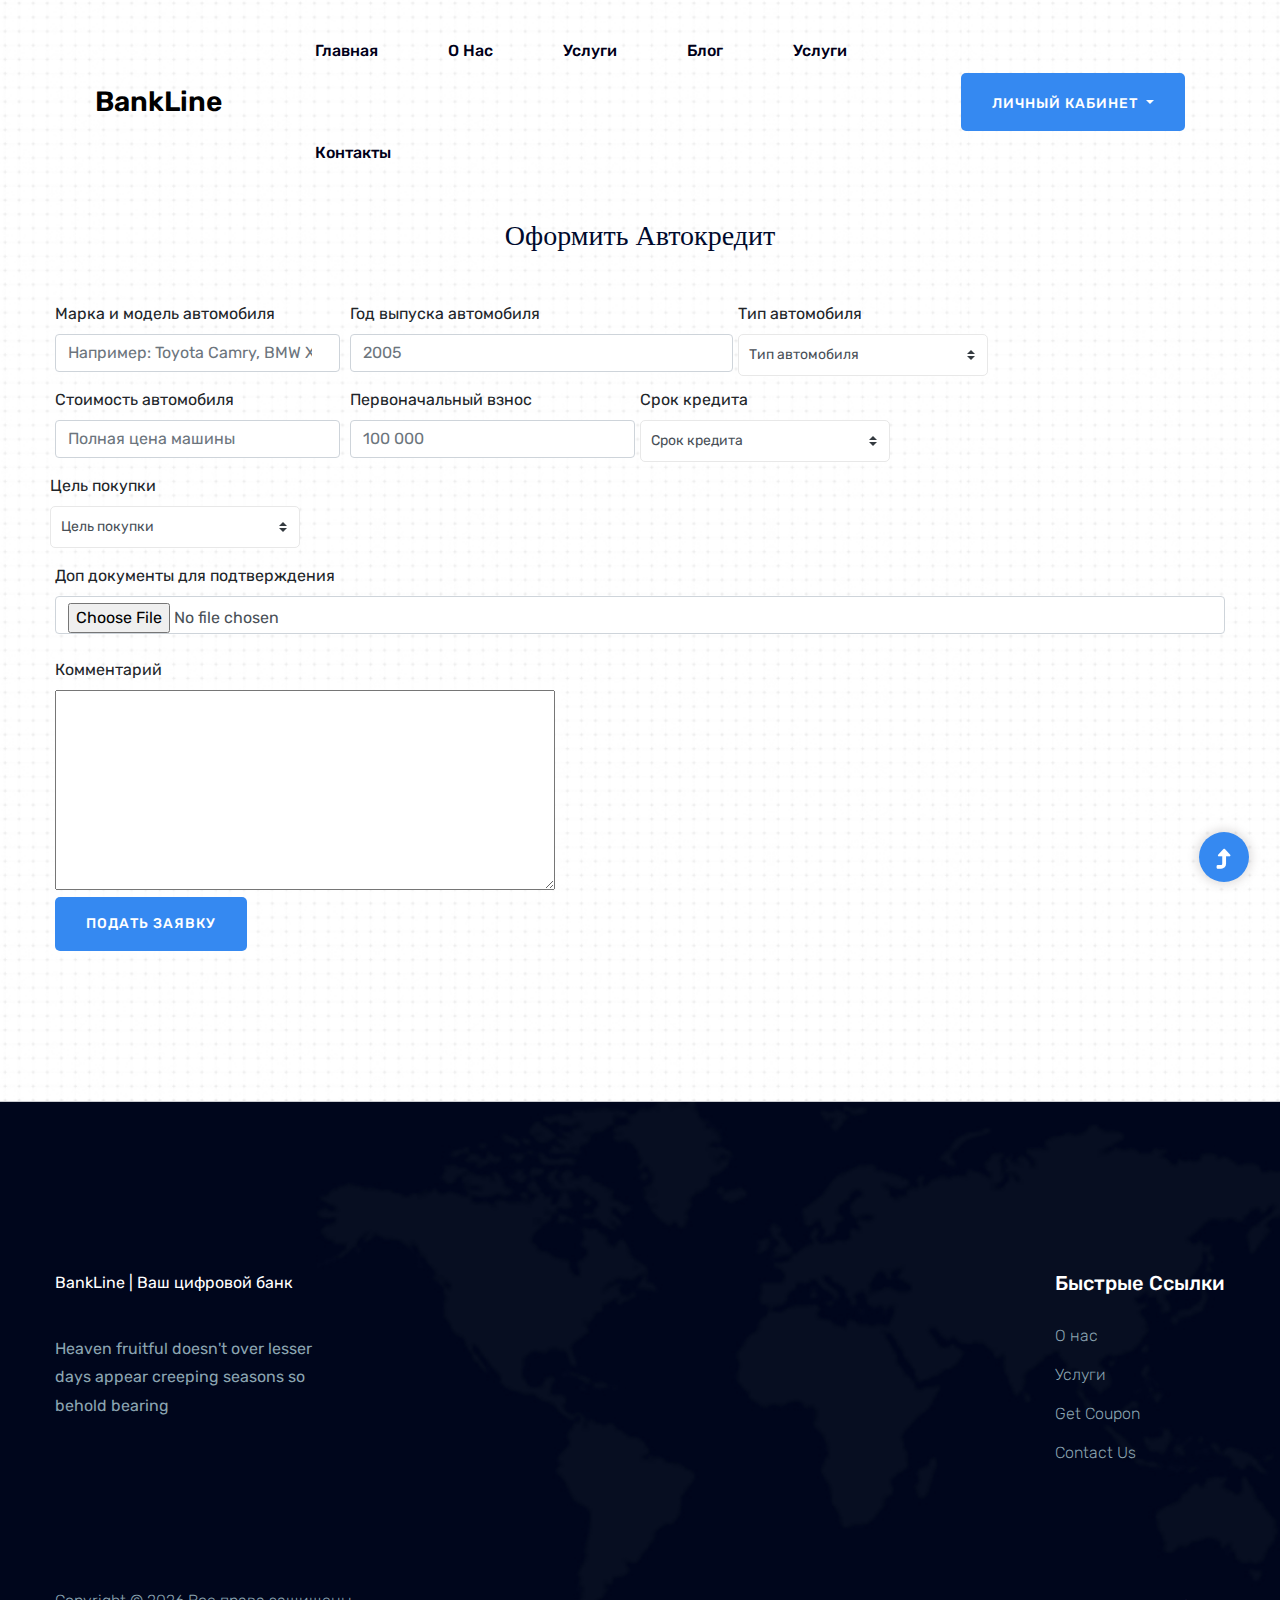
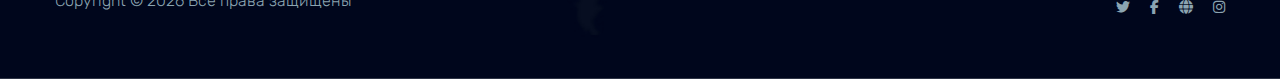
<file: credit-3.html>
<!DOCTYPE html>
<html class="no-js" lang="zxx">
  <head>
    <meta charset="utf-8" />
    <meta http-equiv="x-ua-compatible" content="ie=edge" />
    <title>BankLine | Регистрация</title>
    <meta name="description" content="" />
    <meta name="viewport" content="width=device-width, initial-scale=1" />
    <link rel="manifest" href="site.webmanifest" />

    <!-- CSS here -->
    <link rel="stylesheet" href="assets/css/bootstrap.min.css" />
    <link rel="stylesheet" href="assets/css/owl.carousel.min.css" />
    <link rel="stylesheet" href="assets/css/slicknav.css" />
    <link rel="stylesheet" href="assets/css/flaticon.css" />
    <link rel="stylesheet" href="assets/css/animate.min.css" />
    <link rel="stylesheet" href="assets/css/magnific-popup.css" />
    <link rel="stylesheet" href="assets/css/fontawesome-all.min.css" />
    <link rel="stylesheet" href="assets/css/themify-icons.css" />
    <link rel="stylesheet" href="assets/css/slick.css" />
    <link rel="stylesheet" href="assets/css/nice-select.css" />
    <!-- Подключение Font Awesome -->
    <link
      rel="stylesheet"
      href="https://cdnjs.cloudflare.com/ajax/libs/font-awesome/6.5.0/css/all.min.css"
    />

    <link rel="stylesheet" href="assets/css/style.css" />
  </head>

  <body>
    <header>
      <!-- Header Start -->
      <div class="header-area header-transparent">
        <div class="main-header header-sticky">
          <div class="container-fluid">
            <div class="row align-items-center">
              <!-- Logo -->
              <div class="col-xl-2 col-lg-2 col-md-1">
                <div class="logo">
                  <a href="index.html">BankLine</a>
                </div>
              </div>
              <div class="col-xl-10 col-lg-10 col-md-10">
                <div
                  class="menu-main d-flex align-items-center justify-content-end"
                >
                  <!-- Main-menu -->
                  <div class="main-menu f-right d-none d-lg-block">
                    <nav>
                      <ul id="navigation">
                        <li class=""><a href="index.html">Главная</a></li>
                        <li><a href="about.html">О нас</a></li>
                        <li><a href="services.html">Услуги</a></li>
                        <li>
                          <a href="blog.html">Блог</a>
                          <ul class="submenu">
                            <li><a href="blog.html">Блог</a></li>
                            <li>
                              <a href="blog_details.html">Новости</a>
                            </li>
                            <li><a href="elements.html">Element</a></li>
                            <li><a href="apply.html">Apply Now</a></li>
                          </ul>
                        </li>
                        <li>
                          <a href="#">Услуги</a>
                          <ul class="submenu">
                            <li>
                              <a href="credit-1.html">Потребительский кредит</a>
                            </li>
                            <li>
                              <a href="credit-2.html">Ипотечное кредитование</a>
                            </li>
                            <li>
                              <a href="credit-3.html">Автокредит</a>
                            </li>
                          </ul>
                        </li>
                        <li><a href="contact.html">Контакты</a></li>
                      </ul>
                    </nav>
                  </div>
                  <div class="header-right-btn f-right d-none d-lg-block">
                    <a href="#" class="btn header-btn d-none">Войти</a>
                  </div>
                  <div class="header-right-btn f-right d-lg-block">
                    <a href="#" class="btn header-btn d-none">Выйти</a>
                  </div>
                  <div class="dropdown">
                    <button
                      class="btn header-btn dropdown-toggle"
                      type="button"
                      data-toggle="dropdown"
                      aria-expanded="false"
                    >
                      Личный кабинет
                    </button>
                    <div class="dropdown-menu">
                      <a class="dropdown-item" href="accaunt.html"
                        >Личный кабинет</a
                      >
                      <a class="dropdown-item" href="main-credit.html"
                        >Мои заявки</a
                      >
                      <a class="dropdown-item" href="#">Выйти</a>
                    </div>
                  </div>
                </div>
              </div>
              <!-- Mobile Menu -->
              <div class="col-12">
                <div class="mobile_menu d-block d-lg-none"></div>
              </div>
            </div>
          </div>
        </div>
      </div>
      <!-- Header End -->
    </header>

    <main>
      <div
        class="slider-area slider-height"
        style="background-image: url('assets/img/hero/h1_hero.jpg')"
      >
        <div class="container">
          <div class="pt-100 pb-150">
            <div class="row">
              <div class="col-12">
                <h3 class="mb-5 text-center">Оформить Автокредит</h3>
                <form class="needs-validation" novalidate>
                  <div class="form-row d-none">
                    <div class="col-md-4 mb-3">
                      <label for="validationCustom01">Фамилия</label>
                      <input
                        type="text"
                        class="form-control"
                        id="validationCustom01"
                        required
                      />
                      <div class="valid-feedback">Looks good!</div>
                    </div>
                    <div class="col-md-4 mb-3">
                      <label for="validationCustom02">Имя</label>
                      <input
                        type="text"
                        class="form-control"
                        id="validationCustom02"
                        required
                      />
                      <div class="valid-feedback">Looks good!</div>
                    </div>
                    <div class="col-md-4 mb-3">
                      <label for="validationCustom02">Очестов</label>
                      <input
                        type="text"
                        class="form-control"
                        id="validationCustom02"
                        required
                      />
                      <div class="valid-feedback">Looks good!</div>
                    </div>
                  </div>

                  <div class="form-row d-none">
                    <div class="col-md-4 mb-3">
                      <label for="validationCustom01">ID паспорта</label>
                      <input
                        type="text"
                        class="form-control"
                        id="validationCustom01"
                        required
                      />
                      <div class="valid-feedback">Looks good!</div>
                    </div>
                    <div class="col-md-4 mb-3">
                      <label for="validationCustom02">ИНН паспорта</label>
                      <input
                        type="text"
                        class="form-control"
                        id="validationCustom02"
                        required
                      />
                      <div class="valid-feedback">Looks good!</div>
                    </div>
                    <div class="col-md-4 mb-3">
                      <label for="validationCustom02">Кем выдано </label>
                      <input
                        type="text"
                        class="form-control"
                        id="validationCustom02"
                        required
                      />
                      <div class="valid-feedback">Looks good!</div>
                    </div>
                  </div>

                  <div class="form-row">
                    <div class="col-md-3 mb-3">
                      <label for="validationCustom01">
                        Марка и модель автомобиля</label
                      >
                      <input
                        type="number"
                        class="form-control"
                        id="validationCustom01"
                        required
                        placeholder="Например: Toyota Camry, BMW X5"
                      />
                      <div class="valid-feedback">Looks good!</div>
                    </div>

                    <div class="col-4 mb-3">
                      <label for="validationCustom01">
                        Год выпуска автомобиля</label
                      >
                      <input
                        type="number"
                        class="form-control"
                        id="validationCustom01"
                        required
                        placeholder="2005"
                      />
                      <div class="valid-feedback">Looks good!</div>
                    </div>

                    <div class="row">
                      <div class="col-6">
                        <label for="validationCustom04">Тип автомобиля</label>
                        <select
                          class="custom-select"
                          id="validationCustom04"
                          required
                        >
                          <option selected disabled value="">
                            Тип автомобиля
                          </option>
                          <option>Новый</option>
                          <option>С пробегом</option>
                        </select>
                        <div class="invalid-feedback">
                          Please select a valid state.
                        </div>
                      </div>
                    </div>
                  </div>

                  <div class="form-row">
                    <div class="col-md-3 mb-3">
                      <label for="validationCustom01">
                        Стоимость автомобиля</label
                      >
                      <input
                        type="number"
                        class="form-control"
                        id="validationCustom01"
                        required
                        placeholder="Полная цена машины"
                      />
                      <div class="valid-feedback">Looks good!</div>
                    </div>

                    <div class="col-md-3 mb-3">
                      <label for="validationCustom01">
                        Первоначальный взнос</label
                      >
                      <input
                        type="number"
                        class="form-control"
                        id="validationCustom01"
                        required
                        placeholder="100 000 "
                      />
                      <div class="valid-feedback">Looks good!</div>
                    </div>

                    <div class="row">
                      <div class="col-5">
                        <label for="validationCustom04">Срок кредита </label>
                        <select
                          class="custom-select"
                          id="validationCustom04"
                          required
                        >
                          <option selected disabled value="">
                            Срок кредита
                          </option>
                          <option>6 мес.</option>
                          <option>9 мес.</option>
                          <option>12 мес.</option>
                          <option>24 мес.</option>
                        </select>
                        <div class="invalid-feedback">
                          Please select a valid state.
                        </div>
                      </div>
                    </div>
                    <div class="row">
                      <div class="col-5">
                        <label for="validationCustom04">Цель покупки </label>
                        <select
                          class="custom-select"
                          id="validationCustom04"
                          required
                        >
                          <option selected disabled value="">
                            Цель покупки
                          </option>
                          <option>Для личного пользования</option>
                          <option>Для работы</option>
                          <option>Такси</option>
                        </select>
                        <div class="invalid-feedback">
                          Please select a valid state.
                        </div>
                      </div>
                    </div>
                  </div>

                  <div class="form-row">
                    <div class="col-md-12 mt-3">
                      <label for="validationCustom01">
                        Доп документы для подтверждения
                      </label>
                      <input
                        type="file"
                        class="form-control"
                        id="validationCustom01"
                        required
                      />
                      <div class="valid-feedback">Looks good!</div>
                    </div>
                    <div class="col-6 mt-4">
                      <label for="validationCustom01">Комментарий </label>
                      <br />
                      <textarea
                        name=""
                        id=""
                        style="width: 500px; height: 200px; padding: 10px"
                      ></textarea>
                      <div class="valid-feedback">Looks good!</div>
                    </div>
                  </div>

                  <button class="btn header-btn" type="submit">
                    Подать заявку
                  </button>
                </form>
              </div>

              <script>
                // Example starter JavaScript for disabling form submissions if there are invalid fields
                (function () {
                  "use strict";
                  window.addEventListener(
                    "load",
                    function () {
                      // Fetch all the forms we want to apply custom Bootstrap validation styles to
                      var forms =
                        document.getElementsByClassName("needs-validation");
                      // Loop over them and prevent submission
                      var validation = Array.prototype.filter.call(
                        forms,
                        function (form) {
                          form.addEventListener(
                            "submit",
                            function (event) {
                              if (form.checkValidity() === false) {
                                event.preventDefault();
                                event.stopPropagation();
                              }
                              form.classList.add("was-validated");
                            },
                            false
                          );
                        }
                      );
                    },
                    false
                  );
                })();
              </script>
            </div>
          </div>
        </div>
      </div>
    </main>

    <footer>
      <!-- Footer Start-->
      <div class="footer-area">
        <div class="container">
          <div class="footer-top footer-padding">
            <div class="row justify-content-between">
              <div class="col-xl-3 col-lg-4 col-md-4 col-sm-6">
                <div class="single-footer-caption mb-50">
                  <div class="single-footer-caption mb-30">
                    <!-- logo -->
                    <div class="footer-logo">
                      <a href="index.html">BankLine | Ваш цифровой банк</a>
                    </div>
                    <div class="footer-pera">
                      <p>
                        Heaven fruitful doesn't over lesser days appear creeping
                        seasons so behold bearing
                      </p>
                    </div>
                  </div>
                </div>
              </div>
              <div class="col-xl-2 col-lg-2 col-md-4 col-sm-6">
                <div class="single-footer-caption mb-50">
                  <div class="footer-tittle">
                    <h4>Быстрые ссылки</h4>
                    <ul>
                      <li><a href="#">О нас</a></li>
                      <li><a href="#">Услуги</a></li>
                      <li><a href="#">Get Coupon</a></li>
                      <li><a href="#"> Contact Us</a></li>
                    </ul>
                  </div>
                </div>
              </div>
            </div>
          </div>
          <div class="footer-bottom">
            <div class="row d-flex justify-content-between align-items-center">
              <div class="col-xl-9 col-lg-8">
                <div class="footer-copy-right">
                  <p>
                    Copyright &copy;
                    <script>
                      document.write(new Date().getFullYear());
                    </script>
                    Все права защищены
                  </p>
                </div>
              </div>
              <div class="col-xl-3 col-lg-4">
                <!-- Footer Social -->
                <div class="footer-social f-right">
                  <a href="#"><i class="fab fa-twitter"></i></a>
                  <a href="#"><i class="fab fa-facebook-f"></i></a>
                  <a href="#"><i class="fas fa-globe"></i></a>
                  <a href="#"><i class="fab fa-instagram"></i></a>
                </div>
              </div>
            </div>
          </div>
        </div>
      </div>
      <!-- Footer End-->
    </footer>
    <!-- Scroll Up -->
    <div id="back-top">
      <a title="Go to Top" href="#"> <i class="fas fa-level-up-alt"></i></a>
    </div>

    <!-- JS here -->
    <!-- All JS Custom Plugins Link Here here -->
    <script src="./assets/js/vendor/modernizr-3.5.0.min.js"></script>
    <!-- Jquery, Popper, Bootstrap -->
    <script src="./assets/js/vendor/jquery-1.12.4.min.js"></script>
    <script src="./assets/js/popper.min.js"></script>
    <script src="./assets/js/bootstrap.min.js"></script>
    <!-- Jquery Mobile Menu -->
    <script src="./assets/js/jquery.slicknav.min.js"></script>

    <!-- Jquery Slick , Owl-Carousel Plugins -->
    <script src="./assets/js/owl.carousel.min.js"></script>
    <script src="./assets/js/slick.min.js"></script>
    <!-- One Page, Animated-HeadLin -->
    <script src="./assets/js/wow.min.js"></script>
    <script src="./assets/js/animated.headline.js"></script>
    <script src="./assets/js/jquery.magnific-popup.js"></script>

    <!-- Nice-select, sticky -->
    <script src="./assets/js/jquery.nice-select.min.js"></script>
    <script src="./assets/js/jquery.sticky.js"></script>

    <!-- contact js -->
    <script src="./assets/js/contact.js"></script>
    <script src="./assets/js/jquery.form.js"></script>
    <script src="./assets/js/jquery.validate.min.js"></script>
    <script src="./assets/js/mail-script.js"></script>
    <script src="./assets/js/jquery.ajaxchimp.min.js"></script>

    <!-- Jquery Plugins, main Jquery -->
    <script src="./assets/js/plugins.js"></script>
    <script src="./assets/js/main.js"></script>
  </body>
</html>
</file>
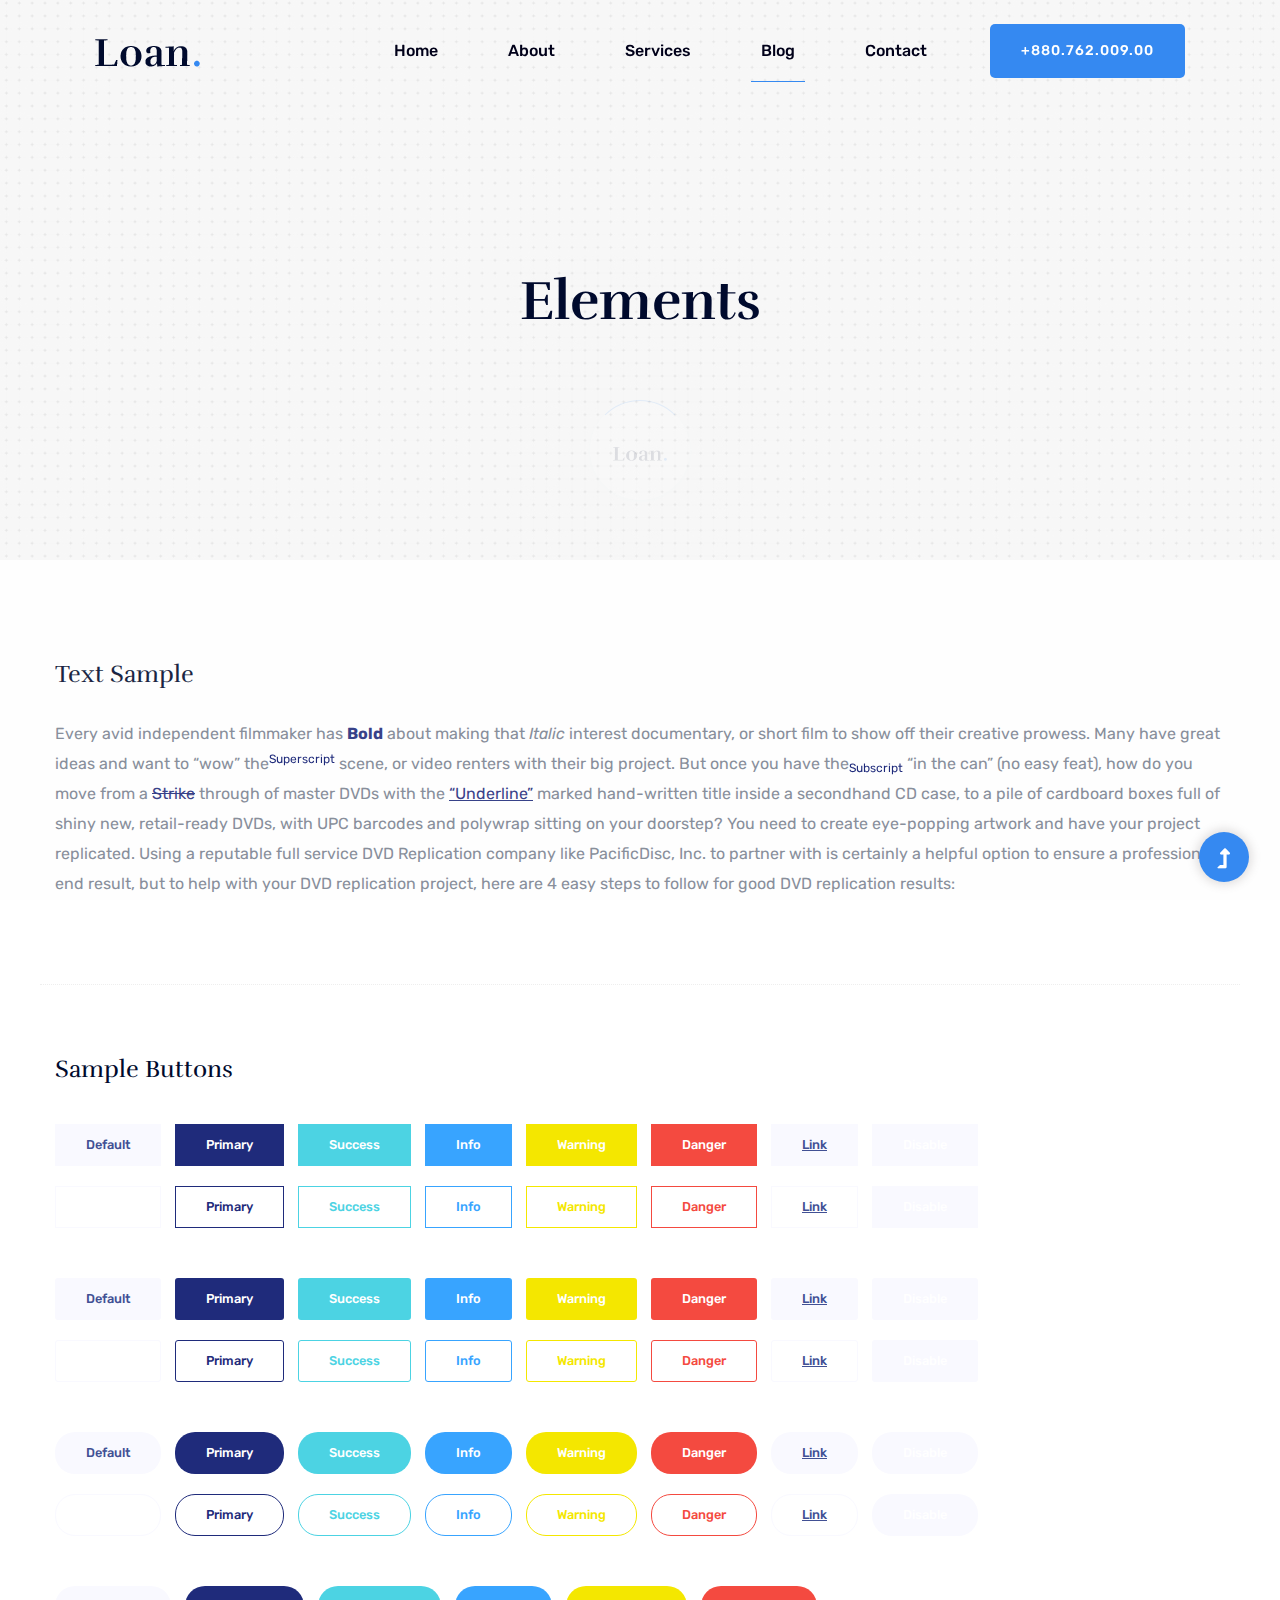
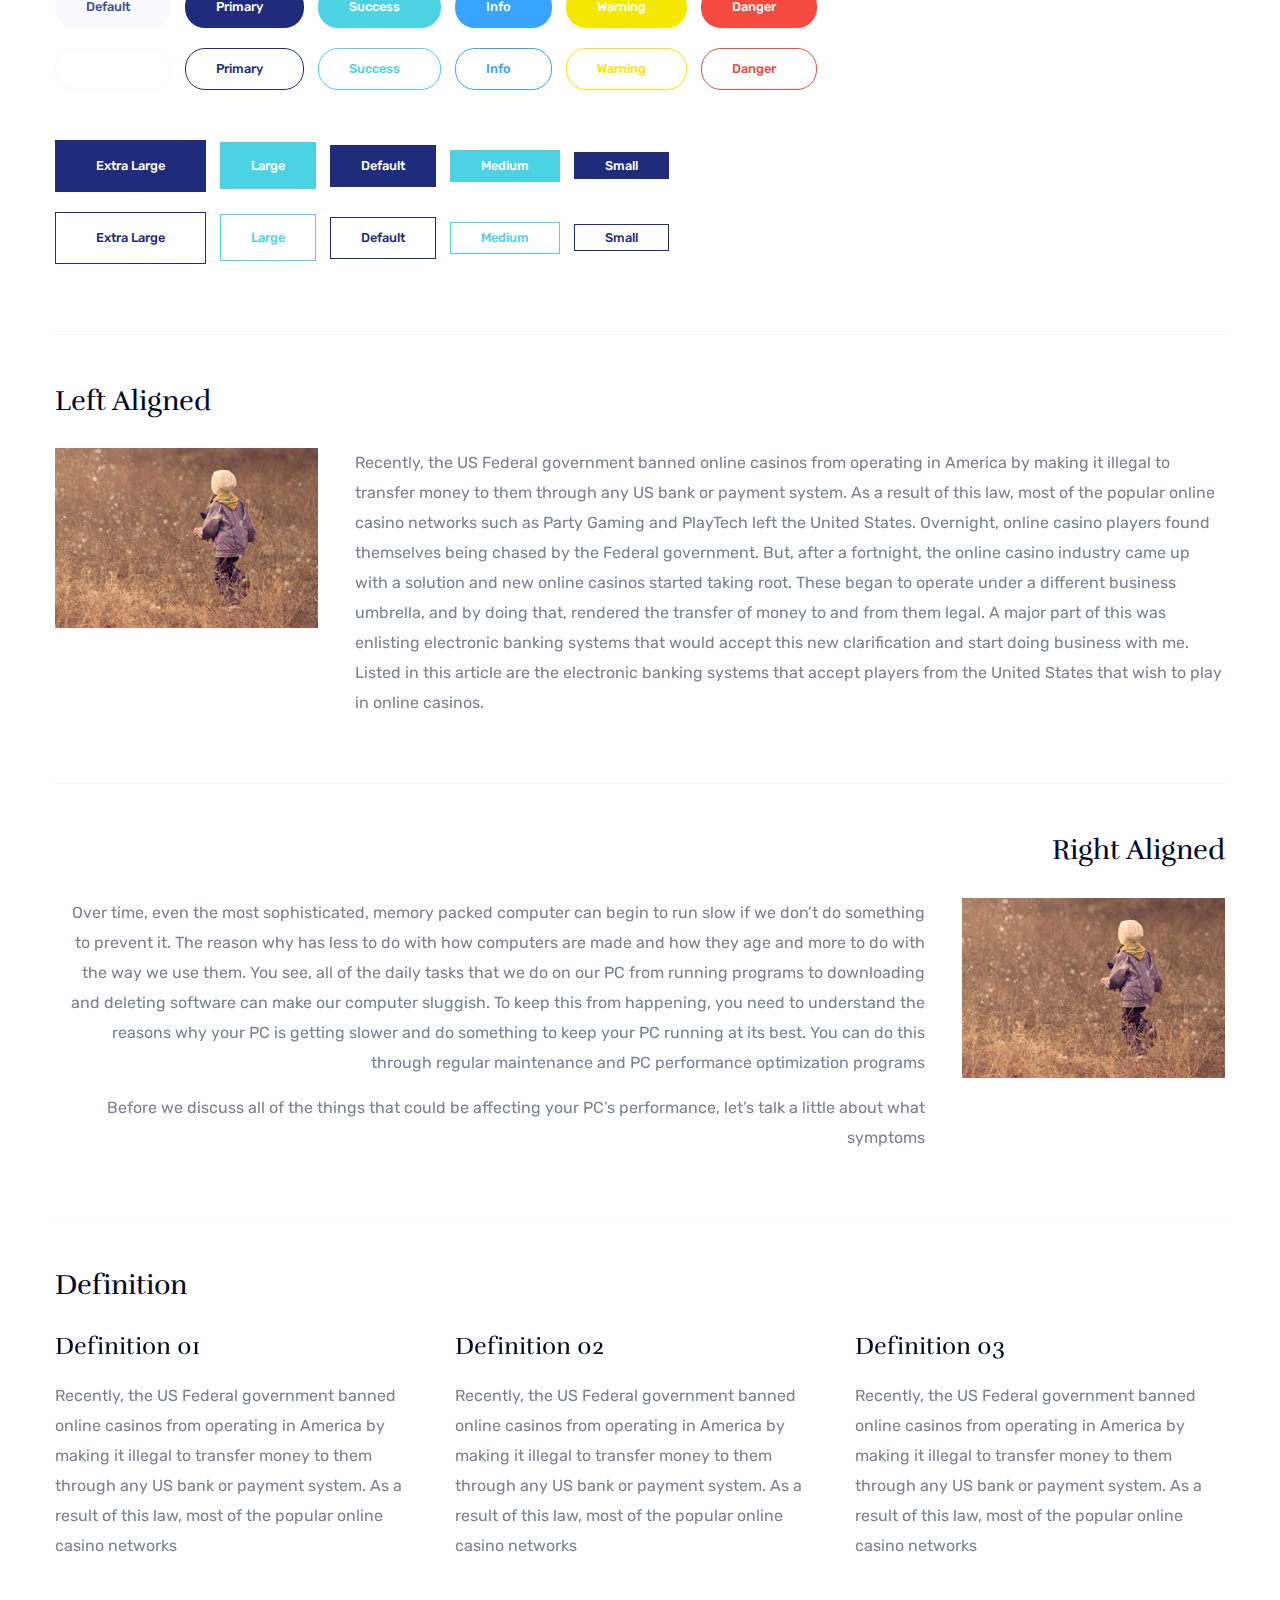
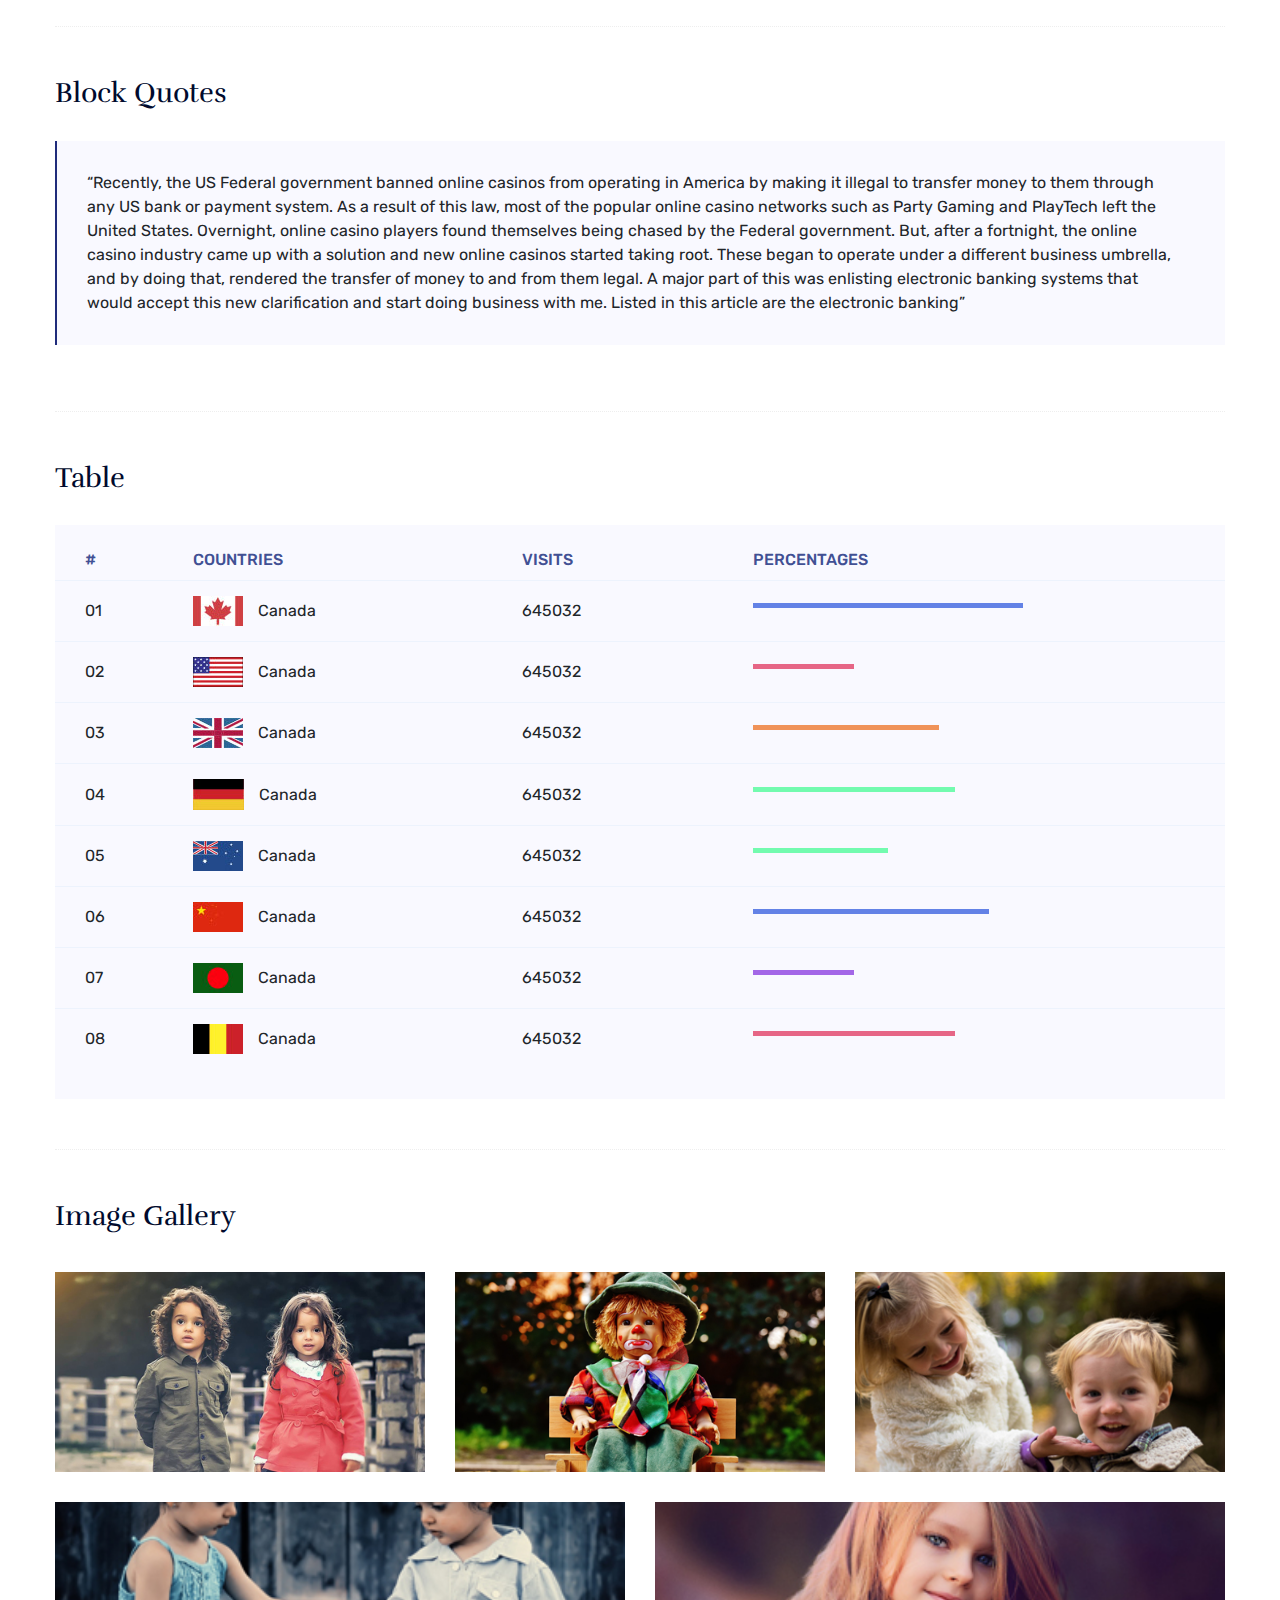
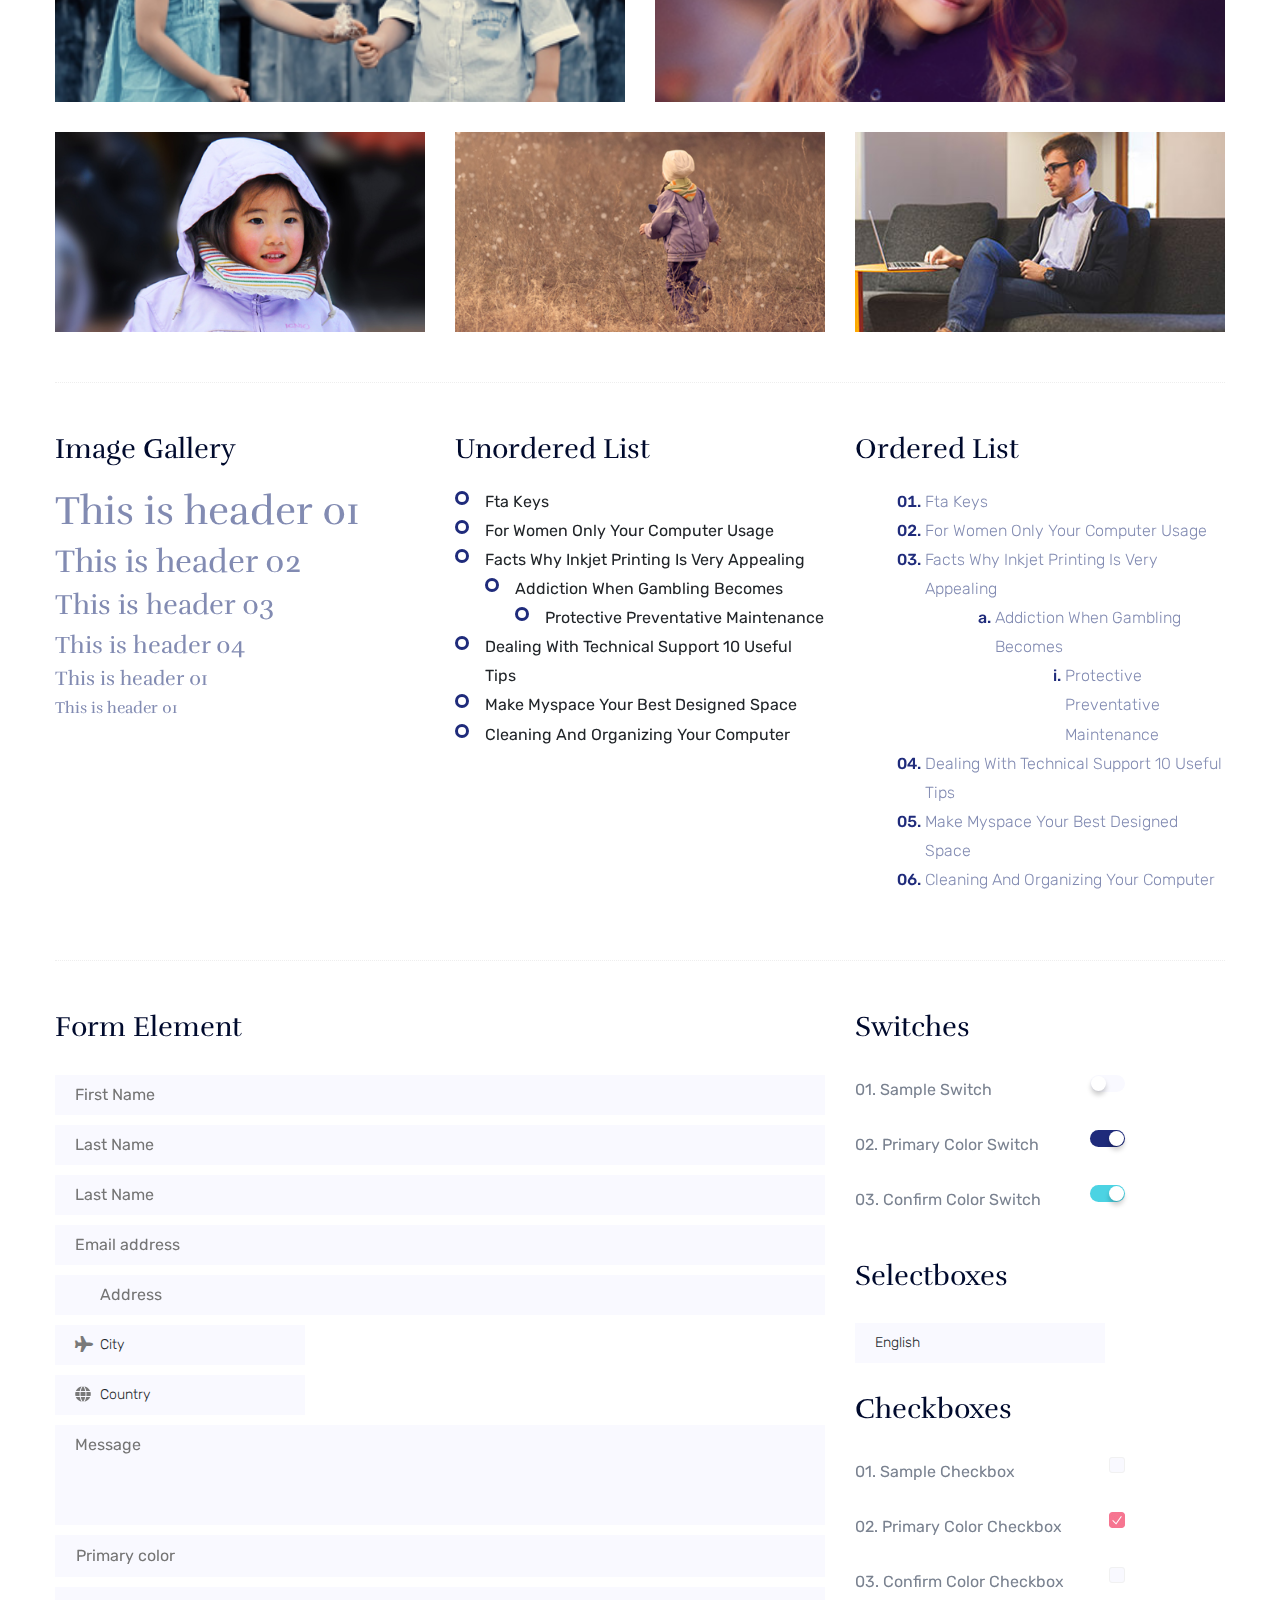
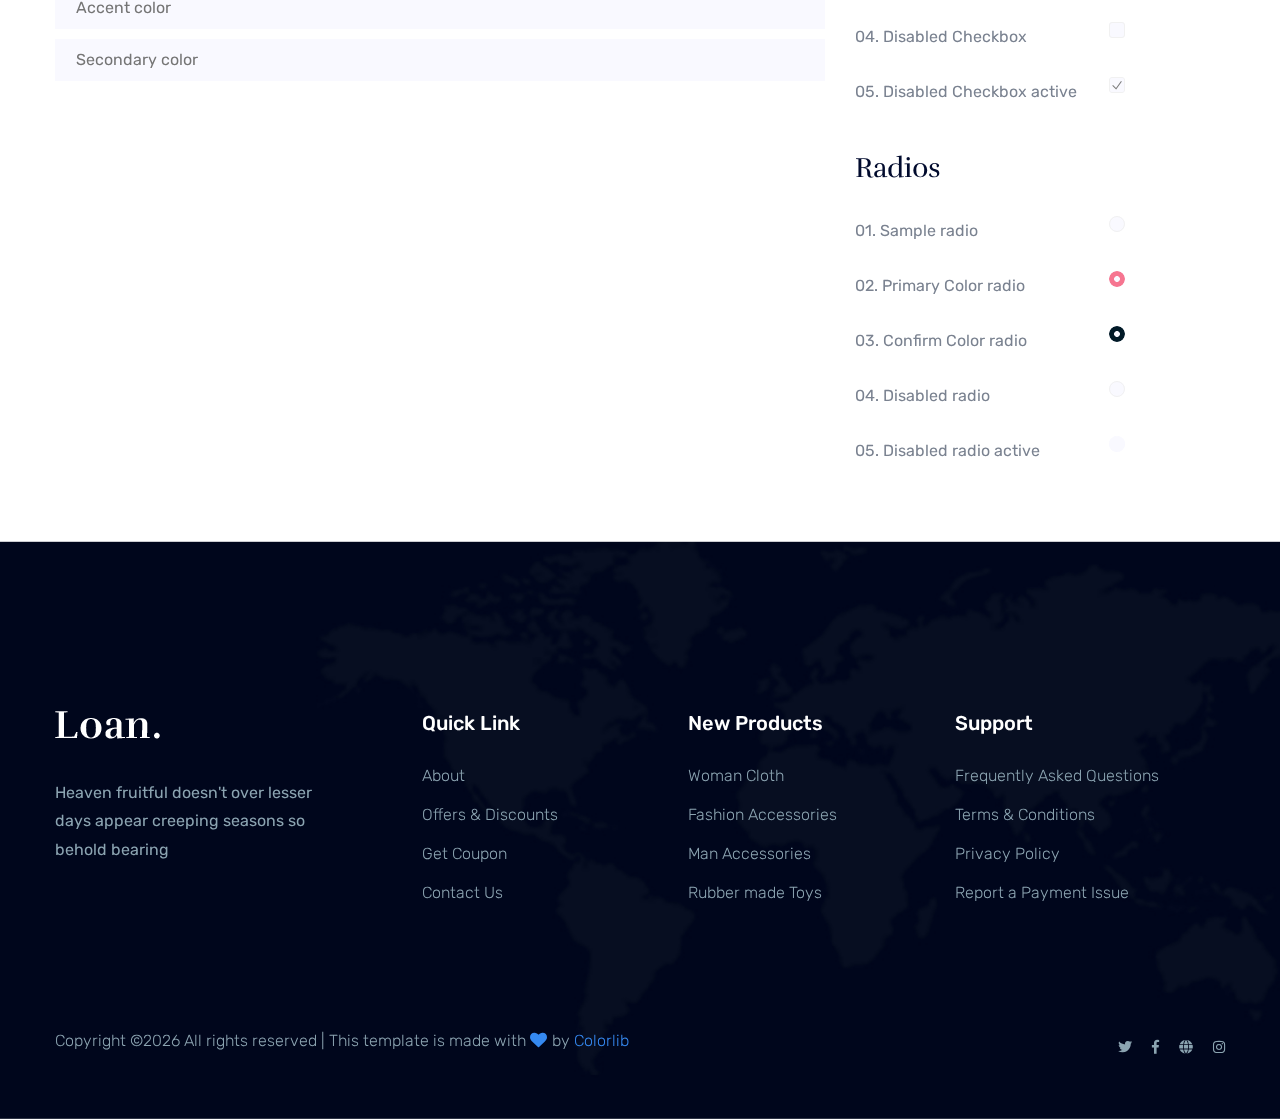
<file: elements.html>
<!doctype html>
<html class="no-js" lang="zxx">

<head>
	<meta charset="utf-8">
	<meta http-equiv="x-ua-compatible" content="ie=edge">
	<title>Web Hosting HTML-5 Template </title>
	<meta name="description" content="">
	<meta name="viewport" content="width=device-width, initial-scale=1">
	<link rel="shortcut icon" type="image/x-icon" href="assets/img/favicon.ico">

 <!-- CSS here -->
		<link rel="stylesheet" href="assets/css/bootstrap.min.css">
		<link rel="stylesheet" href="assets/css/owl.carousel.min.css">
		<link rel="stylesheet" href="assets/css/slicknav.css">
		<link rel="stylesheet" href="assets/css/animate.min.css">
		<link rel="stylesheet" href="assets/css/magnific-popup.css">
		<link rel="stylesheet" href="assets/css/fontawesome-all.min.css">
		<link rel="stylesheet" href="assets/css/themify-icons.css">
		<link rel="stylesheet" href="assets/css/slick.css">
		<link rel="stylesheet" href="assets/css/nice-select.css">
		<link rel="stylesheet" href="assets/css/style.css">
</head>

<body>
    <!-- Preloader Start -->
    <div id="preloader-active">
        <div class="preloader d-flex align-items-center justify-content-center">
            <div class="preloader-inner position-relative">
                <div class="preloader-circle"></div>
                <div class="preloader-img pere-text">
                    <img src="assets/img/logo/logo.png" alt="">
                </div>
            </div>
        </div>
    </div>
    <!-- Preloader Start -->
    <header>
        <!-- Header Start -->
        <div class="header-area header-transparent">
                <div class="main-header  header-sticky">
                    <div class="container-fluid">
                        <div class="row align-items-center">
                            <!-- Logo -->
                            <div class="col-xl-2 col-lg-2 col-md-1">
                                <div class="logo">
                                    <a href="index.html"><img src="assets/img/logo/logo.png" alt=""></a>
                                </div>
                            </div>
                            <div class="col-xl-10 col-lg-10 col-md-10">
                            <div class="menu-main d-flex align-items-center justify-content-end">
                                <!-- Main-menu -->
                                <div class="main-menu f-right d-none d-lg-block">
                                    <nav> 
                                        <ul id="navigation">  
                                            <li><a href="index.html">Home</a></li>
                                            <li><a href="about.html">About</a></li>
                                            <li><a href="services.html">Services</a></li>
                                            <li class="active"><a href="blog.html">Blog</a>
                                                <ul class="submenu">
                                                    <li><a href="blog.html">Blog</a></li>
                                                    <li><a href="blog_details.html">Blog Details</a></li>
                                                    <li><a href="elements.html">Element</a></li>
                                                    <li><a href="apply.html">Apply Now</a></li>
                                                </ul>
                                            </li>
                                            <li><a href="contact.html">Contact</a></li>
                                        </ul>
                                    </nav>
                                </div>
                                <div class="header-right-btn f-right d-none d-lg-block">
                                    <a href="#" class="btn header-btn">+880.762.009.00 </a>
                                </div>
                            </div>
                            </div>   
                            <!-- Mobile Menu -->
                            <div class="col-12">
                                <div class="mobile_menu d-block d-lg-none"></div>
                            </div>
                        </div>
                    </div>
                </div>
        </div>
        <!-- Header End -->
    </header>
	<main>
		<!-- Hero Start-->
		<div class="hero-area2  slider-height2 hero-overly2 d-flex align-items-center">
			<div class="container">
					<div class="row">
						<div class="col-xl-12">
						<div class="hero-cap text-center pt-50">
								<h2>Elements</h2>
						</div>
						</div>
					</div>
			</div>
		</div>
		<!--Hero End -->
		<!-- Start Sample Area -->
		<section class="sample-text-area">
			<div class="container box_1170">
				<h3 class="text-heading">Text Sample</h3>
				<p class="sample-text">
					Every avid independent filmmaker has <b>Bold</b> about making that <i>Italic</i> interest documentary,
					or short
					film to show off their creative prowess. Many have great ideas and want to “wow”
					the<sup>Superscript</sup> scene,
					or video renters with their big project. But once you have the<sub>Subscript</sub> “in the can” (no easy
					feat), how
					do you move from a <del>Strike</del> through of master DVDs with the <u>“Underline”</u> marked
					hand-written title
					inside a secondhand CD case, to a pile of cardboard boxes full of shiny new, retail-ready DVDs, with UPC
					barcodes
					and polywrap sitting on your doorstep? You need to create eye-popping artwork and have your project
					replicated.
					Using a reputable full service DVD Replication company like PacificDisc, Inc. to partner with is
					certainly a
					helpful option to ensure a professional end result, but to help with your DVD replication project, here
					are 4 easy
					steps to follow for good DVD replication results:
	
				</p>
			</div>
		</section>
		<!-- End Sample Area -->
		<!-- Start Button -->
		<section class="button-area">
			<div class="container box_1170 border-top-generic">
				<h3 class="text-heading">Sample Buttons</h3>
				<div class="button-group-area">
					<a href="#" class="genric-btn default">Default</a>
					<a href="#" class="genric-btn primary">Primary</a>
					<a href="#" class="genric-btn success">Success</a>
					<a href="#" class="genric-btn info">Info</a>
					<a href="#" class="genric-btn warning">Warning</a>
					<a href="#" class="genric-btn danger">Danger</a>
					<a href="#" class="genric-btn link">Link</a>
					<a href="#" class="genric-btn disable">Disable</a>
				</div>
				<div class="button-group-area mt-10">
					<a href="#" class="genric-btn default-border">Default</a>
					<a href="#" class="genric-btn primary-border">Primary</a>
					<a href="#" class="genric-btn success-border">Success</a>
					<a href="#" class="genric-btn info-border">Info</a>
					<a href="#" class="genric-btn warning-border">Warning</a>
					<a href="#" class="genric-btn danger-border">Danger</a>
					<a href="#" class="genric-btn link-border">Link</a>
					<a href="#" class="genric-btn disable">Disable</a>
				</div>
				<div class="button-group-area mt-40">
					<a href="#" class="genric-btn default radius">Default</a>
					<a href="#" class="genric-btn primary radius">Primary</a>
					<a href="#" class="genric-btn success radius">Success</a>
					<a href="#" class="genric-btn info radius">Info</a>
					<a href="#" class="genric-btn warning radius">Warning</a>
					<a href="#" class="genric-btn danger radius">Danger</a>
					<a href="#" class="genric-btn link radius">Link</a>
					<a href="#" class="genric-btn disable radius">Disable</a>
				</div>
				<div class="button-group-area mt-10">
					<a href="#" class="genric-btn default-border radius">Default</a>
					<a href="#" class="genric-btn primary-border radius">Primary</a>
					<a href="#" class="genric-btn success-border radius">Success</a>
					<a href="#" class="genric-btn info-border radius">Info</a>
					<a href="#" class="genric-btn warning-border radius">Warning</a>
					<a href="#" class="genric-btn danger-border radius">Danger</a>
					<a href="#" class="genric-btn link-border radius">Link</a>
					<a href="#" class="genric-btn disable radius">Disable</a>
				</div>
				<div class="button-group-area mt-40">
					<a href="#" class="genric-btn default circle">Default</a>
					<a href="#" class="genric-btn primary circle">Primary</a>
					<a href="#" class="genric-btn success circle">Success</a>
					<a href="#" class="genric-btn info circle">Info</a>
					<a href="#" class="genric-btn warning circle">Warning</a>
					<a href="#" class="genric-btn danger circle">Danger</a>
					<a href="#" class="genric-btn link circle">Link</a>
					<a href="#" class="genric-btn disable circle">Disable</a>
				</div>
				<div class="button-group-area mt-10">
					<a href="#" class="genric-btn default-border circle">Default</a>
					<a href="#" class="genric-btn primary-border circle">Primary</a>
					<a href="#" class="genric-btn success-border circle">Success</a>
					<a href="#" class="genric-btn info-border circle">Info</a>
					<a href="#" class="genric-btn warning-border circle">Warning</a>
					<a href="#" class="genric-btn danger-border circle">Danger</a>
					<a href="#" class="genric-btn link-border circle">Link</a>
					<a href="#" class="genric-btn disable circle">Disable</a>
				</div>
				<div class="button-group-area mt-40">
					<a href="#" class="genric-btn default circle arrow">Default<span class="lnr lnr-arrow-right"></span></a>
					<a href="#" class="genric-btn primary circle arrow">Primary<span class="lnr lnr-arrow-right"></span></a>
					<a href="#" class="genric-btn success circle arrow">Success<span class="lnr lnr-arrow-right"></span></a>
					<a href="#" class="genric-btn info circle arrow">Info<span class="lnr lnr-arrow-right"></span></a>
					<a href="#" class="genric-btn warning circle arrow">Warning<span class="lnr lnr-arrow-right"></span></a>
					<a href="#" class="genric-btn danger circle arrow">Danger<span class="lnr lnr-arrow-right"></span></a>
				</div>
				<div class="button-group-area mt-10">
					<a href="#" class="genric-btn default-border circle arrow">Default<span
							class="lnr lnr-arrow-right"></span></a>
					<a href="#" class="genric-btn primary-border circle arrow">Primary<span
							class="lnr lnr-arrow-right"></span></a>
					<a href="#" class="genric-btn success-border circle arrow">Success<span
							class="lnr lnr-arrow-right"></span></a>
					<a href="#" class="genric-btn info-border circle arrow">Info<span
							class="lnr lnr-arrow-right"></span></a>
					<a href="#" class="genric-btn warning-border circle arrow">Warning<span
							class="lnr lnr-arrow-right"></span></a>
					<a href="#" class="genric-btn danger-border circle arrow">Danger<span
							class="lnr lnr-arrow-right"></span></a>
				</div>
				<div class="button-group-area mt-40">
					<a href="#" class="genric-btn primary e-large">Extra Large</a>
					<a href="#" class="genric-btn success large">Large</a>
					<a href="#" class="genric-btn primary">Default</a>
					<a href="#" class="genric-btn success medium">Medium</a>
					<a href="#" class="genric-btn primary small">Small</a>
				</div>
				<div class="button-group-area mt-10">
					<a href="#" class="genric-btn primary-border e-large">Extra Large</a>
					<a href="#" class="genric-btn success-border large">Large</a>
					<a href="#" class="genric-btn primary-border">Default</a>
					<a href="#" class="genric-btn success-border medium">Medium</a>
					<a href="#" class="genric-btn primary-border small">Small</a>
				</div>
			</div>
		</section>
		<!-- End Button -->
		<!-- Start Align Area -->
		<div class="whole-wrap">
			<div class="container box_1170">
				<div class="section-top-border">
					<h3 class="mb-30">Left Aligned</h3>
					<div class="row">
						<div class="col-md-3">
							<img src="assets/img/elements/d.jpg" alt="" class="img-fluid">
						</div>
						<div class="col-md-9 mt-sm-20">
							<p>Recently, the US Federal government banned online casinos from operating in America by making
								it illegal to
								transfer money to them through any US bank or payment system. As a result of this law, most
								of the popular
								online casino networks such as Party Gaming and PlayTech left the United States. Overnight,
								online casino
								players found themselves being chased by the Federal government. But, after a fortnight, the
								online casino
								industry came up with a solution and new online casinos started taking root. These began to
								operate under a
								different business umbrella, and by doing that, rendered the transfer of money to and from
								them legal. A major
								part of this was enlisting electronic banking systems that would accept this new
								clarification and start doing
								business with me. Listed in this article are the electronic banking systems that accept
								players from the United
								States that wish to play in online casinos.</p>
						</div>
					</div>
				</div>
				<div class="section-top-border text-right">
					<h3 class="mb-30">Right Aligned</h3>
					<div class="row">
						<div class="col-md-9">
							<p class="text-right">Over time, even the most sophisticated, memory packed computer can begin
								to run slow if we
								don’t do something to prevent it. The reason why has less to do with how computers are made
								and how they age and
								more to do with the way we use them. You see, all of the daily tasks that we do on our PC
								from running programs
								to downloading and deleting software can make our computer sluggish. To keep this from
								happening, you need to
								understand the reasons why your PC is getting slower and do something to keep your PC
								running at its best. You
								can do this through regular maintenance and PC performance optimization programs</p>
							<p class="text-right">Before we discuss all of the things that could be affecting your PC’s
								performance, let’s
								talk a little about what symptoms</p>
						</div>
						<div class="col-md-3">
							<img src="assets/img/elements/d.jpg" alt="" class="img-fluid">
						</div>
					</div>
				</div>
				<div class="section-top-border">
					<h3 class="mb-30">Definition</h3>
					<div class="row">
						<div class="col-md-4">
							<div class="single-defination">
								<h4 class="mb-20">Definition 01</h4>
								<p>Recently, the US Federal government banned online casinos from operating in America by
									making it illegal to
									transfer money to them through any US bank or payment system. As a result of this law,
									most of the popular
									online casino networks</p>
							</div>
						</div>
						<div class="col-md-4">
							<div class="single-defination">
								<h4 class="mb-20">Definition 02</h4>
								<p>Recently, the US Federal government banned online casinos from operating in America by
									making it illegal to
									transfer money to them through any US bank or payment system. As a result of this law,
									most of the popular
									online casino networks</p>
							</div>
						</div>
						<div class="col-md-4">
							<div class="single-defination">
								<h4 class="mb-20">Definition 03</h4>
								<p>Recently, the US Federal government banned online casinos from operating in America by
									making it illegal to
									transfer money to them through any US bank or payment system. As a result of this law,
									most of the popular
									online casino networks</p>
							</div>
						</div>
					</div>
				</div>
				<div class="section-top-border">
					<h3 class="mb-30">Block Quotes</h3>
					<div class="row">
						<div class="col-lg-12">
							<blockquote class="generic-blockquote">
								“Recently, the US Federal government banned online casinos from operating in America by
								making it illegal to
								transfer money to them through any US bank or payment system. As a result of this law, most
								of the popular
								online casino networks such as Party Gaming and PlayTech left the United States. Overnight,
								online casino
								players found themselves being chased by the Federal government. But, after a fortnight, the
								online casino
								industry came up with a solution and new online casinos started taking root. These began to
								operate under a
								different business umbrella, and by doing that, rendered the transfer of money to and from
								them legal. A major
								part of this was enlisting electronic banking systems that would accept this new
								clarification and start doing
								business with me. Listed in this article are the electronic banking”
							</blockquote>
						</div>
					</div>
				</div>
				<div class="section-top-border">
					<h3 class="mb-30">Table</h3>
					<div class="progress-table-wrap">
						<div class="progress-table">
							<div class="table-head">
								<div class="serial">#</div>
								<div class="country">Countries</div>
								<div class="visit">Visits</div>
								<div class="percentage">Percentages</div>
							</div>
							<div class="table-row">
								<div class="serial">01</div>
								<div class="country"> <img src="assets/img/elements/f1.jpg" alt="flag">Canada</div>
								<div class="visit">645032</div>
								<div class="percentage">
									<div class="progress">
										<div class="progress-bar color-1" role="progressbar" style="width: 80%"
											aria-valuenow="80" aria-valuemin="0" aria-valuemax="100"></div>
									</div>
								</div>
							</div>
							<div class="table-row">
								<div class="serial">02</div>
								<div class="country"> <img src="assets/img/elements/f2.jpg" alt="flag">Canada</div>
								<div class="visit">645032</div>
								<div class="percentage">
									<div class="progress">
										<div class="progress-bar color-2" role="progressbar" style="width: 30%"
											aria-valuenow="30" aria-valuemin="0" aria-valuemax="100"></div>
									</div>
								</div>
							</div>
							<div class="table-row">
								<div class="serial">03</div>
								<div class="country"> <img src="assets/img/elements/f3.jpg" alt="flag">Canada</div>
								<div class="visit">645032</div>
								<div class="percentage">
									<div class="progress">
										<div class="progress-bar color-3" role="progressbar" style="width: 55%"
											aria-valuenow="55" aria-valuemin="0" aria-valuemax="100"></div>
									</div>
								</div>
							</div>
							<div class="table-row">
								<div class="serial">04</div>
								<div class="country"> <img src="assets/img/elements/f4.jpg" alt="flag">Canada</div>
								<div class="visit">645032</div>
								<div class="percentage">
									<div class="progress">
										<div class="progress-bar color-4" role="progressbar" style="width: 60%"
											aria-valuenow="60" aria-valuemin="0" aria-valuemax="100"></div>
									</div>
								</div>
							</div>
							<div class="table-row">
								<div class="serial">05</div>
								<div class="country"> <img src="assets/img/elements/f5.jpg" alt="flag">Canada</div>
								<div class="visit">645032</div>
								<div class="percentage">
									<div class="progress">
										<div class="progress-bar color-5" role="progressbar" style="width: 40%"
											aria-valuenow="40" aria-valuemin="0" aria-valuemax="100"></div>
									</div>
								</div>
							</div>
							<div class="table-row">
								<div class="serial">06</div>
								<div class="country"> <img src="assets/img/elements/f6.jpg" alt="flag">Canada</div>
								<div class="visit">645032</div>
								<div class="percentage">
									<div class="progress">
										<div class="progress-bar color-6" role="progressbar" style="width: 70%"
											aria-valuenow="70" aria-valuemin="0" aria-valuemax="100"></div>
									</div>
								</div>
							</div>
							<div class="table-row">
								<div class="serial">07</div>
								<div class="country"> <img src="assets/img/elements/f7.jpg" alt="flag">Canada</div>
								<div class="visit">645032</div>
								<div class="percentage">
									<div class="progress">
										<div class="progress-bar color-7" role="progressbar" style="width: 30%"
											aria-valuenow="30" aria-valuemin="0" aria-valuemax="100"></div>
									</div>
								</div>
							</div>
							<div class="table-row">
								<div class="serial">08</div>
								<div class="country"> <img src="assets/img/elements/f8.jpg" alt="flag">Canada</div>
								<div class="visit">645032</div>
								<div class="percentage">
									<div class="progress">
										<div class="progress-bar color-8" role="progressbar" style="width: 60%"
											aria-valuenow="60" aria-valuemin="0" aria-valuemax="100"></div>
									</div>
								</div>
							</div>
						</div>
					</div>
				</div>
				<div class="section-top-border">
					<h3>Image Gallery</h3>
					<div class="row gallery-item">
						<div class="col-md-4">
							<a href="assets/img/elements/g1.jpg" class="img-pop-up">
								<div class="single-gallery-image" style="background: url(assets/img/elements/g1.jpg);"></div>
							</a>
						</div>
						<div class="col-md-4">
							<a href="assets/img/elements/g2.jpg" class="img-pop-up">
								<div class="single-gallery-image" style="background: url(assets/img/elements/g2.jpg);"></div>
							</a>
						</div>
						<div class="col-md-4">
							<a href="assets/img/elements/g3.jpg" class="img-pop-up">
								<div class="single-gallery-image" style="background: url(assets/img/elements/g3.jpg);"></div>
							</a>
						</div>
						<div class="col-md-6">
							<a href="assets/img/elements/g4.jpg" class="img-pop-up">
								<div class="single-gallery-image" style="background: url(assets/img/elements/g4.jpg);"></div>
							</a>
						</div>
						<div class="col-md-6">
							<a href="assets/img/elements/g5.jpg" class="img-pop-up">
								<div class="single-gallery-image" style="background: url(assets/img/elements/g5.jpg);"></div>
							</a>
						</div>
						<div class="col-md-4">
							<a href="assets/img/elements/g6.jpg" class="img-pop-up">
								<div class="single-gallery-image" style="background: url(assets/img/elements/g6.jpg);"></div>
							</a>
						</div>
						<div class="col-md-4">
							<a href="assets/img/elements/g7.jpg" class="img-pop-up">
								<div class="single-gallery-image" style="background: url(assets/img/elements/g7.jpg);"></div>
							</a>
						</div>
						<div class="col-md-4">
							<a href="assets/img/elements/g8.jpg" class="img-pop-up">
								<div class="single-gallery-image" style="background: url(assets/img/elements/g8.jpg);"></div>
							</a>
						</div>
					</div>
				</div>
				<div class="section-top-border">
					<div class="row">
						<div class="col-md-4">
							<h3 class="mb-20">Image Gallery</h3>
							<div class="typography">
								<h1>This is header 01</h1>
								<h2>This is header 02</h2>
								<h3>This is header 03</h3>
								<h4>This is header 04</h4>
								<h5>This is header 01</h5>
								<h6>This is header 01</h6>
							</div>
						</div>
						<div class="col-md-4 mt-sm-30">
							<h3 class="mb-20">Unordered List</h3>
							<div class="">
								<ul class="unordered-list">
									<li>Fta Keys</li>
									<li>For Women Only Your Computer Usage</li>
									<li>Facts Why Inkjet Printing Is Very Appealing
										<ul>
											<li>Addiction When Gambling Becomes
												<ul>
													<li>Protective Preventative Maintenance</li>
												</ul>
											</li>
										</ul>
									</li>
									<li>Dealing With Technical Support 10 Useful Tips</li>
									<li>Make Myspace Your Best Designed Space</li>
									<li>Cleaning And Organizing Your Computer</li>
								</ul>
							</div>
						</div>
						<div class="col-md-4 mt-sm-30">
							<h3 class="mb-20">Ordered List</h3>
							<div class="">
								<ol class="ordered-list">
									<li><span>Fta Keys</span></li>
									<li><span>For Women Only Your Computer Usage</span></li>
									<li><span>Facts Why Inkjet Printing Is Very Appealing</span>
										<ol class="ordered-list-alpha">
											<li><span>Addiction When Gambling Becomes</span>
												<ol class="ordered-list-roman">
													<li><span>Protective Preventative Maintenance</span></li>
												</ol>
											</li>
										</ol>
									</li>
									<li><span>Dealing With Technical Support 10 Useful Tips</span></li>
									<li><span>Make Myspace Your Best Designed Space</span></li>
									<li><span>Cleaning And Organizing Your Computer</span></li>
								</ol>
							</div>
						</div>
					</div>
				</div>
				<div class="section-top-border">
					<div class="row">
						<div class="col-lg-8 col-md-8">
							<h3 class="mb-30">Form Element</h3>
							<form action="#">
								<div class="mt-10">
									<input type="text" name="first_name" placeholder="First Name"
										onfocus="this.placeholder = ''" onblur="this.placeholder = 'First Name'" required
										class="single-input">
								</div>
								<div class="mt-10">
									<input type="text" name="last_name" placeholder="Last Name"
										onfocus="this.placeholder = ''" onblur="this.placeholder = 'Last Name'" required
										class="single-input">
								</div>
								<div class="mt-10">
									<input type="text" name="last_name" placeholder="Last Name"
										onfocus="this.placeholder = ''" onblur="this.placeholder = 'Last Name'" required
										class="single-input">
								</div>
								<div class="mt-10">
									<input type="email" name="EMAIL" placeholder="Email address"
										onfocus="this.placeholder = ''" onblur="this.placeholder = 'Email address'" required
										class="single-input">
								</div>
								<div class="input-group-icon mt-10">
									<div class="icon"><i class="fa fa-thumb-tack" aria-hidden="true"></i></div>
									<input type="text" name="address" placeholder="Address" onfocus="this.placeholder = ''"
										onblur="this.placeholder = 'Address'" required class="single-input">
								</div>
								<div class="input-group-icon mt-10">
									<div class="icon"><i class="fa fa-plane" aria-hidden="true"></i></div>
									<div class="form-select" id="default-select"">
												<select>
													<option value=" 1">City</option>
										<option value="1">Dhaka</option>
										<option value="1">Dilli</option>
										<option value="1">Newyork</option>
										<option value="1">Islamabad</option>
										</select>
									</div>
								</div>
								<div class="input-group-icon mt-10">
									<div class="icon"><i class="fa fa-globe" aria-hidden="true"></i></div>
									<div class="form-select" id="default-select"">
												<select>
													<option value=" 1">Country</option>
										<option value="1">Bangladesh</option>
										<option value="1">India</option>
										<option value="1">England</option>
										<option value="1">Srilanka</option>
										</select>
									</div>
								</div>
	
								<div class="mt-10">
									<textarea class="single-textarea" placeholder="Message" onfocus="this.placeholder = ''"
										onblur="this.placeholder = 'Message'" required></textarea>
								</div>
								<div class="mt-10">
									<input type="text" name="first_name" placeholder="Primary color"
										onfocus="this.placeholder = ''" onblur="this.placeholder = 'Primary color'" required
										class="single-input-primary">
								</div>
								<div class="mt-10">
									<input type="text" name="first_name" placeholder="Accent color"
										onfocus="this.placeholder = ''" onblur="this.placeholder = 'Accent color'" required
										class="single-input-accent">
								</div>
								<div class="mt-10">
									<input type="text" name="first_name" placeholder="Secondary color"
										onfocus="this.placeholder = ''" onblur="this.placeholder = 'Secondary color'"
										required class="single-input-secondary">
								</div>
							</form>
						</div>
						<div class="col-lg-3 col-md-4 mt-sm-30">
							<div class="single-element-widget">
								<h3 class="mb-30">Switches</h3>
								<div class="switch-wrap d-flex justify-content-between">
									<p>01. Sample Switch</p>
									<div class="primary-switch">
										<input type="checkbox" id="default-switch">
										<label for="default-switch"></label>
									</div>
								</div>
								<div class="switch-wrap d-flex justify-content-between">
									<p>02. Primary Color Switch</p>
									<div class="primary-switch">
										<input type="checkbox" id="primary-switch" checked>
										<label for="primary-switch"></label>
									</div>
								</div>
								<div class="switch-wrap d-flex justify-content-between">
									<p>03. Confirm Color Switch</p>
									<div class="confirm-switch">
										<input type="checkbox" id="confirm-switch" checked>
										<label for="confirm-switch"></label>
									</div>
								</div>
							</div>
							<div class="single-element-widget mt-30">
								<h3 class="mb-30">Selectboxes</h3>
								<div class="default-select" id="default-select"">
											<select>
												<option value=" 1">English</option>
									<option value="1">Spanish</option>
									<option value="1">Arabic</option>
									<option value="1">Portuguise</option>
									<option value="1">Bengali</option>
									</select>
								</div>
							</div>
							<div class="single-element-widget mt-30">
								<h3 class="mb-30">Checkboxes</h3>
								<div class="switch-wrap d-flex justify-content-between">
									<p>01. Sample Checkbox</p>
									<div class="primary-checkbox">
										<input type="checkbox" id="default-checkbox">
										<label for="default-checkbox"></label>
									</div>
								</div>
								<div class="switch-wrap d-flex justify-content-between">
									<p>02. Primary Color Checkbox</p>
									<div class="primary-checkbox">
										<input type="checkbox" id="primary-checkbox" checked>
										<label for="primary-checkbox"></label>
									</div>
								</div>
								<div class="switch-wrap d-flex justify-content-between">
									<p>03. Confirm Color Checkbox</p>
									<div class="confirm-checkbox">
										<input type="checkbox" id="confirm-checkbox">
										<label for="confirm-checkbox"></label>
									</div>
								</div>
								<div class="switch-wrap d-flex justify-content-between">
									<p>04. Disabled Checkbox</p>
									<div class="disabled-checkbox">
										<input type="checkbox" id="disabled-checkbox" disabled>
										<label for="disabled-checkbox"></label>
									</div>
								</div>
								<div class="switch-wrap d-flex justify-content-between">
									<p>05. Disabled Checkbox active</p>
									<div class="disabled-checkbox">
										<input type="checkbox" id="disabled-checkbox-active" checked disabled>
										<label for="disabled-checkbox-active"></label>
									</div>
								</div>
							</div>
							<div class="single-element-widget mt-30">
								<h3 class="mb-30">Radios</h3>
								<div class="switch-wrap d-flex justify-content-between">
									<p>01. Sample radio</p>
									<div class="primary-radio">
										<input type="checkbox" id="default-radio">
										<label for="default-radio"></label>
									</div>
								</div>
								<div class="switch-wrap d-flex justify-content-between">
									<p>02. Primary Color radio</p>
									<div class="primary-radio">
										<input type="checkbox" id="primary-radio" checked>
										<label for="primary-radio"></label>
									</div>
								</div>
								<div class="switch-wrap d-flex justify-content-between">
									<p>03. Confirm Color radio</p>
									<div class="confirm-radio">
										<input type="checkbox" id="confirm-radio" checked>
										<label for="confirm-radio"></label>
									</div>
								</div>
								<div class="switch-wrap d-flex justify-content-between">
									<p>04. Disabled radio</p>
									<div class="disabled-radio">
										<input type="checkbox" id="disabled-radio" disabled>
										<label for="disabled-radio"></label>
									</div>
								</div>
								<div class="switch-wrap d-flex justify-content-between">
									<p>05. Disabled radio active</p>
									<div class="disabled-radio">
										<input type="checkbox" id="disabled-radio-active" checked disabled>
										<label for="disabled-radio-active"></label>
									</div>
								</div>
							</div>
						</div>
					</div>
				</div>
			</div>
		</div>
		<!-- End Align Area -->
	</main>
    <footer>
        <!-- Footer Start-->
        <div class="footer-area">
            <div class="container">
               <div class="footer-top footer-padding">
                    <div class="row justify-content-between">
                        <div class="col-xl-3 col-lg-4 col-md-4 col-sm-6">
                            <div class="single-footer-caption mb-50">
                                <div class="single-footer-caption mb-30">
                                    <!-- logo -->
                                    <div class="footer-logo">
                                        <a href="index.html"><img src="assets/img/logo/logo2_footer.png" alt=""></a>
                                    </div>
                                    <div class="footer-pera">
                                        <p>Heaven fruitful doesn't over lesser days appear creeping seasons so behold bearing</p>
                                   </div>
                                </div>
                            </div>
                        </div>
                        <div class="col-xl-2 col-lg-2 col-md-4 col-sm-6">
                            <div class="single-footer-caption mb-50">
                                <div class="footer-tittle">
                                    <h4>Quick Link</h4>
                                    <ul>
                                        <li><a href="#">About</a></li>
                                        <li><a href="#">Offers & Discounts</a></li>
                                        <li><a href="#">Get Coupon</a></li>
                                        <li><a href="#"> Contact Us</a></li>
                                    </ul>
                                </div>
                            </div>
                        </div>
                        <div class="col-xl-2 col-lg-3 col-md-4 col-sm-6">
                            <div class="single-footer-caption mb-50">
                                <div class="footer-tittle">
                                    <h4>New Products</h4>
                                    <ul>
                                        <li><a href="#">Woman Cloth</a></li>
                                        <li><a href="#">Fashion Accessories</a></li>
                                        <li><a href="#">Man Accessories</a></li>
                                        <li><a href="#">Rubber made Toys</a></li>     
                                    </ul>
                                </div>
                            </div>
                        </div>
                        <div class="col-xl-3 col-lg-3 col-md-4 col-sm-6">
                            <div class="single-footer-caption mb-50">
                                <div class="footer-tittle">
                                    <h4>Support</h4>
                                    <ul>
                                        <li><a href="#">Frequently Asked Questions</a></li>
                                        <li><a href="#">Terms & Conditions</a></li>
                                        <li><a href="#"> Privacy Policy</a></li>
                                        <li><a href="#">Report a Payment Issue</a></li>     
                                    </ul>
                                </div>
                            </div>
                        </div>
                    </div>
               </div>
                <div class="footer-bottom">
                    <div class="row d-flex justify-content-between align-items-center">
                        <div class="col-xl-9 col-lg-8">
                            <div class="footer-copy-right">
                                <p><!-- Link back to Colorlib can't be removed. Template is licensed under CC BY 3.0. -->
  Copyright &copy;<script>document.write(new Date().getFullYear());</script> All rights reserved | This template is made with <i class="fa fa-heart" aria-hidden="true"></i> by <a href="https://colorlib.com" target="_blank">Colorlib</a>
  <!-- Link back to Colorlib can't be removed. Template is licensed under CC BY 3.0. --></p>
                            </div>
                        </div>
                        <div class="col-xl-3 col-lg-4">
                            <!-- Footer Social -->
                            <div class="footer-social f-right">
                                <a href="#"><i class="fab fa-twitter"></i></a>
                                <a href="#"><i class="fab fa-facebook-f"></i></a>
                                <a href="#"><i class="fas fa-globe"></i></a>
                                <a href="#"><i class="fab fa-instagram"></i></a>
                            </div>
                        </div>
                    </div>
               </div>
            </div>
        </div>
        <!-- Footer End-->
    </footer>
    <!-- Scroll Up -->
    <div id="back-top" >
        <a title="Go to Top" href="#"> <i class="fas fa-level-up-alt"></i></a>
    </div>


<!-- JS here -->
	
		<!-- All JS Custom Plugins Link Here here -->
        <script src="./assets/js/vendor/modernizr-3.5.0.min.js"></script>
		<!-- Jquery, Popper, Bootstrap -->
		<script src="./assets/js/vendor/jquery-1.12.4.min.js"></script>
        <script src="./assets/js/popper.min.js"></script>
        <script src="./assets/js/bootstrap.min.js"></script>
	    <!-- Jquery Mobile Menu -->
        <script src="./assets/js/jquery.slicknav.min.js"></script>

		<!-- Jquery Slick , Owl-Carousel Plugins -->
        <script src="./assets/js/owl.carousel.min.js"></script>
        <script src="./assets/js/slick.min.js"></script>
		<!-- One Page, Animated-HeadLin -->
        <script src="./assets/js/wow.min.js"></script>
		<script src="./assets/js/animated.headline.js"></script>
		<script src="./assets/js/jquery.magnific-popup.js"></script>
		
		<!-- Nice-select, sticky -->
        <script src="./assets/js/jquery.nice-select.min.js"></script>
		<script src="./assets/js/jquery.sticky.js"></script>
        
        <!-- contact js -->
        <script src="./assets/js/contact.js"></script>
        <script src="./assets/js/jquery.form.js"></script>
        <script src="./assets/js/jquery.validate.min.js"></script>
        <script src="./assets/js/mail-script.js"></script>
        <script src="./assets/js/jquery.ajaxchimp.min.js"></script>
        
		<!-- Jquery Plugins, main Jquery -->	
        <script src="./assets/js/plugins.js"></script>
		<script src="./assets/js/main.js"></script>
		
</body>
</html>
</file>
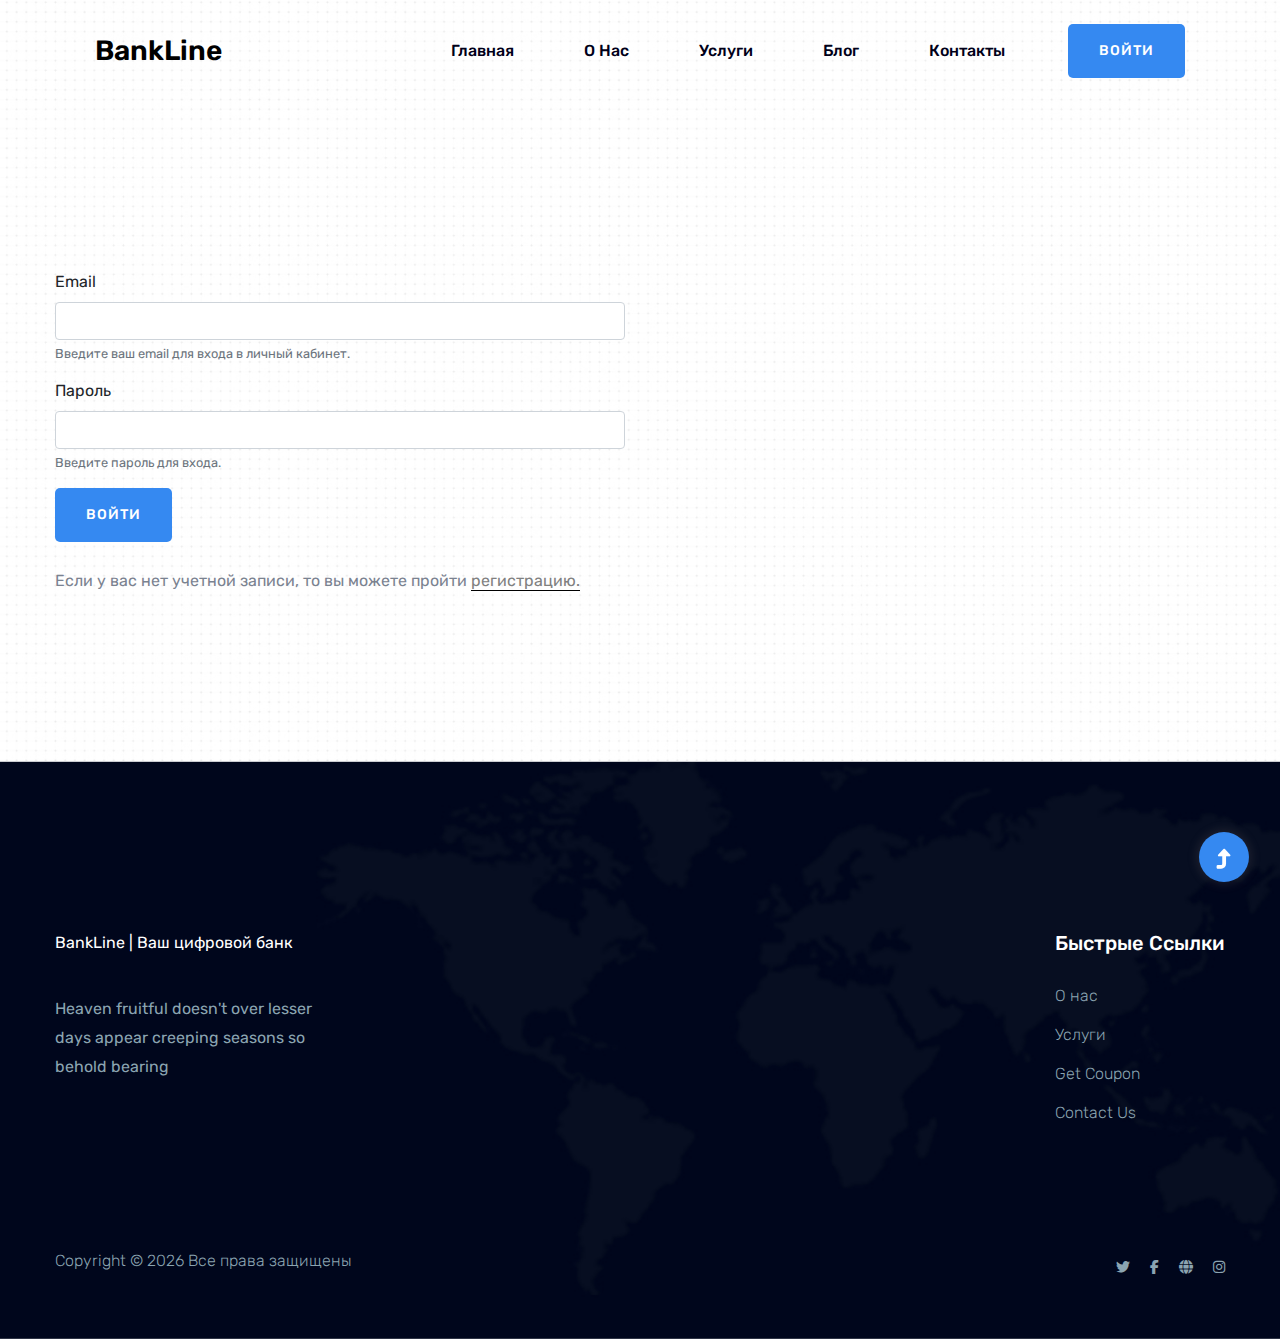
<file: login.html>
<!DOCTYPE html>
<html class="no-js" lang="zxx">
  <head>
    <meta charset="utf-8" />
    <meta http-equiv="x-ua-compatible" content="ie=edge" />
    <title>BankLine | Вход</title>
    <meta name="description" content="" />
    <meta name="viewport" content="width=device-width, initial-scale=1" />
    <link rel="manifest" href="site.webmanifest" />

    <!-- CSS here -->
    <link rel="stylesheet" href="assets/css/bootstrap.min.css" />
    <link rel="stylesheet" href="assets/css/owl.carousel.min.css" />
    <link rel="stylesheet" href="assets/css/slicknav.css" />
    <link rel="stylesheet" href="assets/css/flaticon.css" />
    <link rel="stylesheet" href="assets/css/animate.min.css" />
    <link rel="stylesheet" href="assets/css/magnific-popup.css" />
    <link rel="stylesheet" href="assets/css/fontawesome-all.min.css" />
    <link rel="stylesheet" href="assets/css/themify-icons.css" />
    <link rel="stylesheet" href="assets/css/slick.css" />
    <link rel="stylesheet" href="assets/css/nice-select.css" />
    <!-- Подключение Font Awesome -->
    <link
      rel="stylesheet"
      href="https://cdnjs.cloudflare.com/ajax/libs/font-awesome/6.5.0/css/all.min.css"
    />

    <link rel="stylesheet" href="assets/css/style.css" />
  </head>

  <body>
    <header>
      <!-- Header Start -->
      <div class="header-area header-transparent">
        <div class="main-header header-sticky">
          <div class="container-fluid">
            <div class="row align-items-center">
              <!-- Logo -->
              <div class="col-xl-2 col-lg-2 col-md-1">
                <div class="logo">
                  <a href="index.html">BankLine</a>
                </div>
              </div>
              <div class="col-xl-10 col-lg-10 col-md-10">
                <div
                  class="menu-main d-flex align-items-center justify-content-end"
                >
                  <!-- Main-menu -->
                  <div class="main-menu f-right d-none d-lg-block">
                    <nav>
                      <ul id="navigation">
                        <li class=""><a href="index.html">Главная</a></li>
                        <li><a href="about.html">О нас</a></li>
                        <li><a href="services.html">Услуги</a></li>
                        <li>
                          <a href="blog.html">Блог</a>
                          <ul class="submenu">
                            <li><a href="blog.html">Блог</a></li>
                            <li>
                              <a href="blog_details.html">Новости</a>
                            </li>
                            <li><a href="elements.html">Element</a></li>
                            <li><a href="apply.html">Apply Now</a></li>
                          </ul>
                        </li>
                        <li><a href="contact.html">Контакты</a></li>
                      </ul>
                    </nav>
                  </div>
                  <div class="header-right-btn f-right d-none d-lg-block">
                    <a href="#" class="btn header-btn">Войти</a>
                  </div>
                </div>
              </div>
              <!-- Mobile Menu -->
              <div class="col-12">
                <div class="mobile_menu d-block d-lg-none"></div>
              </div>
            </div>
          </div>
        </div>
      </div>
      <!-- Header End -->
    </header>

    <main>
      <div
        class="slider-area slider-height"
        style="background-image: url('assets/img/hero/h1_hero.jpg')"
      >
        <div class="container">
          <div class="pt-150 pb-150">
            <div class="row">
              <div class="col-6">
                <form>
                  <div class="form-group">
                    <label for="exampleInputEmail1">Email </label>
                    <input
                      type="email"
                      class="form-control"
                      id="exampleInputEmail1"
                      aria-describedby="emailHelp"
                    />
                    <small id="emailHelp" class="form-text text-muted"
                      >Введите ваш email для входа в личный кабинет.</small
                    >
                  </div>
                  <div class="form-group">
                    <label for="exampleInputPassword1">Пароль</label>
                    <input
                      type="password"
                      class="form-control"
                      id="exampleInputPassword1"
                    />
                    <small id="emailHelp" class="form-text text-muted"
                      >Введите пароль для входа.</small
                    >
                  </div>

                  <button type="submit" class="btn header-btn">войти</button>

                  <div class="mt-4">
                    <p>
                      Если у вас нет учетной записи, то вы можете пройти
                      <a
                        href="register.html"
                        style="color: gray; border-bottom: 1px solid #000"
                      >
                        регистрацию.</a
                      >
                    </p>
                  </div>
                </form>
              </div>
            </div>
          </div>
        </div>
      </div>
    </main>

    <footer>
      <!-- Footer Start-->
      <div class="footer-area">
        <div class="container">
          <div class="footer-top footer-padding">
            <div class="row justify-content-between">
              <div class="col-xl-3 col-lg-4 col-md-4 col-sm-6">
                <div class="single-footer-caption mb-50">
                  <div class="single-footer-caption mb-30">
                    <!-- logo -->
                    <div class="footer-logo">
                      <a href="index.html">BankLine | Ваш цифровой банк</a>
                    </div>
                    <div class="footer-pera">
                      <p>
                        Heaven fruitful doesn't over lesser days appear creeping
                        seasons so behold bearing
                      </p>
                    </div>
                  </div>
                </div>
              </div>
              <div class="col-xl-2 col-lg-2 col-md-4 col-sm-6">
                <div class="single-footer-caption mb-50">
                  <div class="footer-tittle">
                    <h4>Быстрые ссылки</h4>
                    <ul>
                      <li><a href="#">О нас</a></li>
                      <li><a href="#">Услуги</a></li>
                      <li><a href="#">Get Coupon</a></li>
                      <li><a href="#"> Contact Us</a></li>
                    </ul>
                  </div>
                </div>
              </div>
            </div>
          </div>
          <div class="footer-bottom">
            <div class="row d-flex justify-content-between align-items-center">
              <div class="col-xl-9 col-lg-8">
                <div class="footer-copy-right">
                  <p>
                    Copyright &copy;
                    <script>
                      document.write(new Date().getFullYear());
                    </script>
                    Все права защищены
                  </p>
                </div>
              </div>
              <div class="col-xl-3 col-lg-4">
                <!-- Footer Social -->
                <div class="footer-social f-right">
                  <a href="#"><i class="fab fa-twitter"></i></a>
                  <a href="#"><i class="fab fa-facebook-f"></i></a>
                  <a href="#"><i class="fas fa-globe"></i></a>
                  <a href="#"><i class="fab fa-instagram"></i></a>
                </div>
              </div>
            </div>
          </div>
        </div>
      </div>
      <!-- Footer End-->
    </footer>
    <!-- Scroll Up -->
    <div id="back-top">
      <a title="Go to Top" href="#"> <i class="fas fa-level-up-alt"></i></a>
    </div>

    <!-- JS here -->
    <!-- All JS Custom Plugins Link Here here -->
    <script src="./assets/js/vendor/modernizr-3.5.0.min.js"></script>
    <!-- Jquery, Popper, Bootstrap -->
    <script src="./assets/js/vendor/jquery-1.12.4.min.js"></script>
    <script src="./assets/js/popper.min.js"></script>
    <script src="./assets/js/bootstrap.min.js"></script>
    <!-- Jquery Mobile Menu -->
    <script src="./assets/js/jquery.slicknav.min.js"></script>

    <!-- Jquery Slick , Owl-Carousel Plugins -->
    <script src="./assets/js/owl.carousel.min.js"></script>
    <script src="./assets/js/slick.min.js"></script>
    <!-- One Page, Animated-HeadLin -->
    <script src="./assets/js/wow.min.js"></script>
    <script src="./assets/js/animated.headline.js"></script>
    <script src="./assets/js/jquery.magnific-popup.js"></script>

    <!-- Nice-select, sticky -->
    <script src="./assets/js/jquery.nice-select.min.js"></script>
    <script src="./assets/js/jquery.sticky.js"></script>

    <!-- contact js -->
    <script src="./assets/js/contact.js"></script>
    <script src="./assets/js/jquery.form.js"></script>
    <script src="./assets/js/jquery.validate.min.js"></script>
    <script src="./assets/js/mail-script.js"></script>
    <script src="./assets/js/jquery.ajaxchimp.min.js"></script>

    <!-- Jquery Plugins, main Jquery -->
    <script src="./assets/js/plugins.js"></script>
    <script src="./assets/js/main.js"></script>
  </body>
</html>
</file>
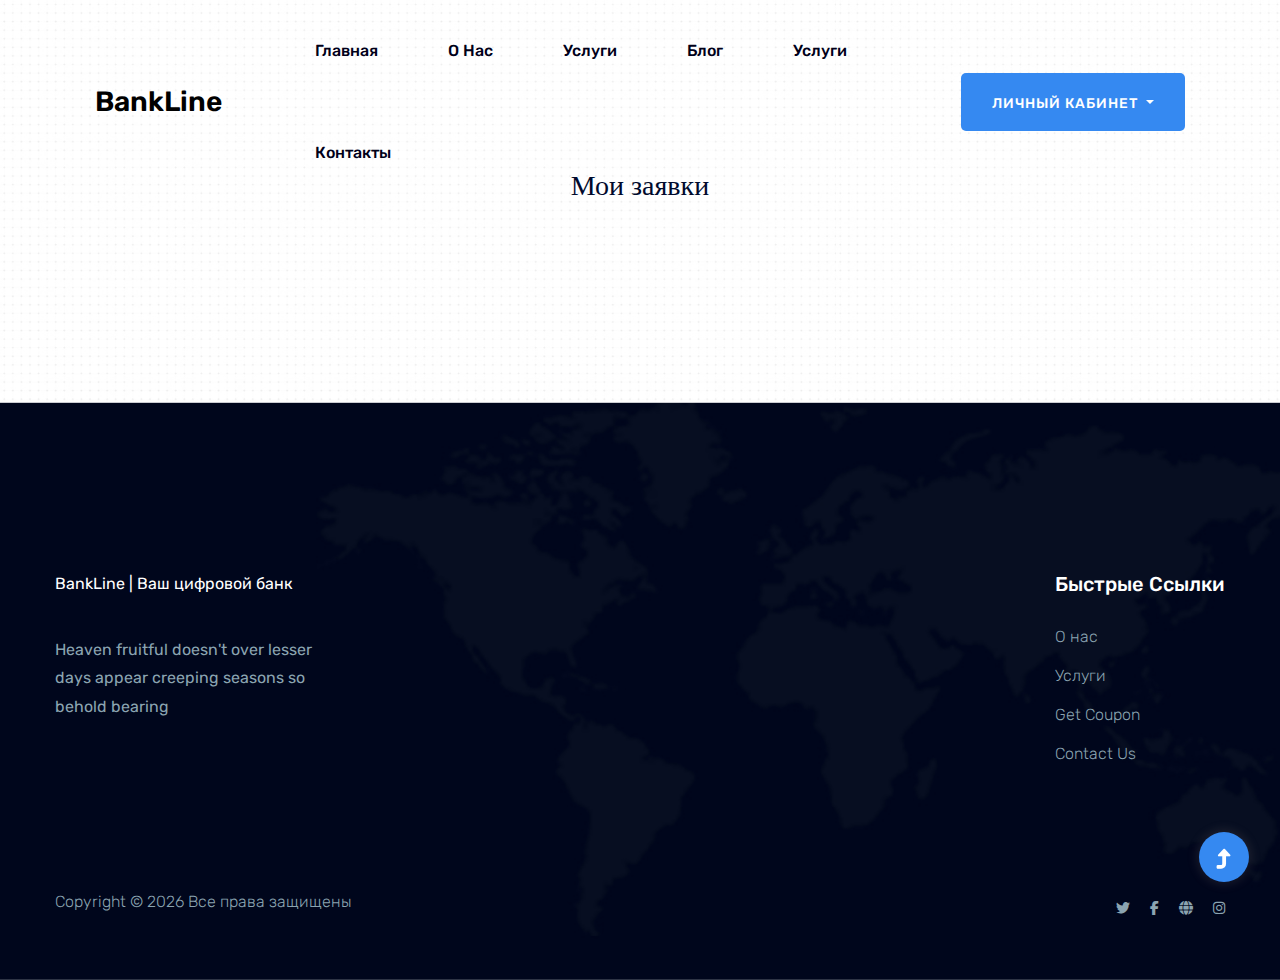
<file: main-credit.html>
<!DOCTYPE html>
<html class="no-js" lang="zxx">
  <head>
    <meta charset="utf-8" />
    <meta http-equiv="x-ua-compatible" content="ie=edge" />
    <title>BankLine | Регистрация</title>
    <meta name="description" content="" />
    <meta name="viewport" content="width=device-width, initial-scale=1" />
    <link rel="manifest" href="site.webmanifest" />

    <!-- CSS here -->
    <link rel="stylesheet" href="assets/css/bootstrap.min.css" />
    <link rel="stylesheet" href="assets/css/owl.carousel.min.css" />
    <link rel="stylesheet" href="assets/css/slicknav.css" />
    <link rel="stylesheet" href="assets/css/flaticon.css" />
    <link rel="stylesheet" href="assets/css/animate.min.css" />
    <link rel="stylesheet" href="assets/css/magnific-popup.css" />
    <link rel="stylesheet" href="assets/css/fontawesome-all.min.css" />
    <link rel="stylesheet" href="assets/css/themify-icons.css" />
    <link rel="stylesheet" href="assets/css/slick.css" />
    <link rel="stylesheet" href="assets/css/nice-select.css" />
    <!-- Подключение Font Awesome -->
    <link
      rel="stylesheet"
      href="https://cdnjs.cloudflare.com/ajax/libs/font-awesome/6.5.0/css/all.min.css"
    />

    <link rel="stylesheet" href="assets/css/style.css" />
  </head>

  <body>
    <header>
      <!-- Header Start -->
      <div class="header-area header-transparent">
        <div class="main-header header-sticky">
          <div class="container-fluid">
            <div class="row align-items-center">
              <!-- Logo -->
              <div class="col-xl-2 col-lg-2 col-md-1">
                <div class="logo">
                  <a href="index.html">BankLine</a>
                </div>
              </div>
              <div class="col-xl-10 col-lg-10 col-md-10">
                <div
                  class="menu-main d-flex align-items-center justify-content-end"
                >
                  <!-- Main-menu -->
                  <div class="main-menu f-right d-none d-lg-block">
                    <nav>
                      <ul id="navigation">
                        <li class=""><a href="index.html">Главная</a></li>
                        <li><a href="about.html">О нас</a></li>
                        <li><a href="services.html">Услуги</a></li>
                        <li>
                          <a href="blog.html">Блог</a>
                          <ul class="submenu">
                            <li><a href="blog.html">Блог</a></li>
                            <li>
                              <a href="blog_details.html">Новости</a>
                            </li>
                            <li><a href="elements.html">Element</a></li>
                            <li><a href="apply.html">Apply Now</a></li>
                          </ul>
                        </li>
                        <li>
                          <a href="#">Услуги</a>
                          <ul class="submenu">
                            <li>
                              <a href="credit-1.html">Потребительский кредит</a>
                            </li>
                            <li>
                              <a href="credit-2.html">Ипотечное кредитование</a>
                            </li>
                            <li>
                              <a href="credit-3.html">Автокредит</a>
                            </li>
                          </ul>
                        </li>
                        <li><a href="contact.html">Контакты</a></li>
                      </ul>
                    </nav>
                  </div>
                  <div class="header-right-btn f-right d-none d-lg-block">
                    <a href="#" class="btn header-btn d-none">Войти</a>
                  </div>
                  <div class="header-right-btn f-right d-lg-block">
                    <a href="#" class="btn header-btn d-none">Выйти</a>
                  </div>
                  <div class="dropdown">
                    <button
                      class="btn header-btn dropdown-toggle"
                      type="button"
                      data-toggle="dropdown"
                      aria-expanded="false"
                    >
                      Личный кабинет
                    </button>
                    <div class="dropdown-menu">
                      <a class="dropdown-item" href="accaunt.html"
                        >Личный кабинет</a
                      >
                      <a class="dropdown-item" href="main-credit.html"
                        >Мои заявки</a
                      >
                      <a class="dropdown-item" href="#">Выйти</a>
                    </div>
                  </div>
                </div>
              </div>
              <!-- Mobile Menu -->
              <div class="col-12">
                <div class="mobile_menu d-block d-lg-none"></div>
              </div>
            </div>
          </div>
        </div>
      </div>
      <!-- Header End -->
    </header>

    <main>
      <div
        class="slider-area slider-height"
        style="background-image: url('assets/img/hero/h1_hero.jpg')"
      >
        <div class="container">
          <div class="pt-50 pb-150">
            <div class="row">
              <div class="col-12">
                <h3 class="mb-5 text-center">Мои заявки</h3>
              </div>
            </div>
          </div>
        </div>
      </div>
    </main>

    <footer>
      <!-- Footer Start-->
      <div class="footer-area">
        <div class="container">
          <div class="footer-top footer-padding">
            <div class="row justify-content-between">
              <div class="col-xl-3 col-lg-4 col-md-4 col-sm-6">
                <div class="single-footer-caption mb-50">
                  <div class="single-footer-caption mb-30">
                    <!-- logo -->
                    <div class="footer-logo">
                      <a href="index.html">BankLine | Ваш цифровой банк</a>
                    </div>
                    <div class="footer-pera">
                      <p>
                        Heaven fruitful doesn't over lesser days appear creeping
                        seasons so behold bearing
                      </p>
                    </div>
                  </div>
                </div>
              </div>
              <div class="col-xl-2 col-lg-2 col-md-4 col-sm-6">
                <div class="single-footer-caption mb-50">
                  <div class="footer-tittle">
                    <h4>Быстрые ссылки</h4>
                    <ul>
                      <li><a href="#">О нас</a></li>
                      <li><a href="#">Услуги</a></li>
                      <li><a href="#">Get Coupon</a></li>
                      <li><a href="#"> Contact Us</a></li>
                    </ul>
                  </div>
                </div>
              </div>
            </div>
          </div>
          <div class="footer-bottom">
            <div class="row d-flex justify-content-between align-items-center">
              <div class="col-xl-9 col-lg-8">
                <div class="footer-copy-right">
                  <p>
                    Copyright &copy;
                    <script>
                      document.write(new Date().getFullYear());
                    </script>
                    Все права защищены
                  </p>
                </div>
              </div>
              <div class="col-xl-3 col-lg-4">
                <!-- Footer Social -->
                <div class="footer-social f-right">
                  <a href="#"><i class="fab fa-twitter"></i></a>
                  <a href="#"><i class="fab fa-facebook-f"></i></a>
                  <a href="#"><i class="fas fa-globe"></i></a>
                  <a href="#"><i class="fab fa-instagram"></i></a>
                </div>
              </div>
            </div>
          </div>
        </div>
      </div>
      <!-- Footer End-->
    </footer>
    <!-- Scroll Up -->
    <div id="back-top">
      <a title="Go to Top" href="#"> <i class="fas fa-level-up-alt"></i></a>
    </div>

    <!-- JS here -->
    <!-- All JS Custom Plugins Link Here here -->
    <script src="./assets/js/vendor/modernizr-3.5.0.min.js"></script>
    <!-- Jquery, Popper, Bootstrap -->
    <script src="./assets/js/vendor/jquery-1.12.4.min.js"></script>
    <script src="./assets/js/popper.min.js"></script>
    <script src="./assets/js/bootstrap.min.js"></script>
    <!-- Jquery Mobile Menu -->
    <script src="./assets/js/jquery.slicknav.min.js"></script>

    <!-- Jquery Slick , Owl-Carousel Plugins -->
    <script src="./assets/js/owl.carousel.min.js"></script>
    <script src="./assets/js/slick.min.js"></script>
    <!-- One Page, Animated-HeadLin -->
    <script src="./assets/js/wow.min.js"></script>
    <script src="./assets/js/animated.headline.js"></script>
    <script src="./assets/js/jquery.magnific-popup.js"></script>

    <!-- Nice-select, sticky -->
    <script src="./assets/js/jquery.nice-select.min.js"></script>
    <script src="./assets/js/jquery.sticky.js"></script>

    <!-- contact js -->
    <script src="./assets/js/contact.js"></script>
    <script src="./assets/js/jquery.form.js"></script>
    <script src="./assets/js/jquery.validate.min.js"></script>
    <script src="./assets/js/mail-script.js"></script>
    <script src="./assets/js/jquery.ajaxchimp.min.js"></script>

    <!-- Jquery Plugins, main Jquery -->
    <script src="./assets/js/plugins.js"></script>
    <script src="./assets/js/main.js"></script>
  </body>
</html>
</file>
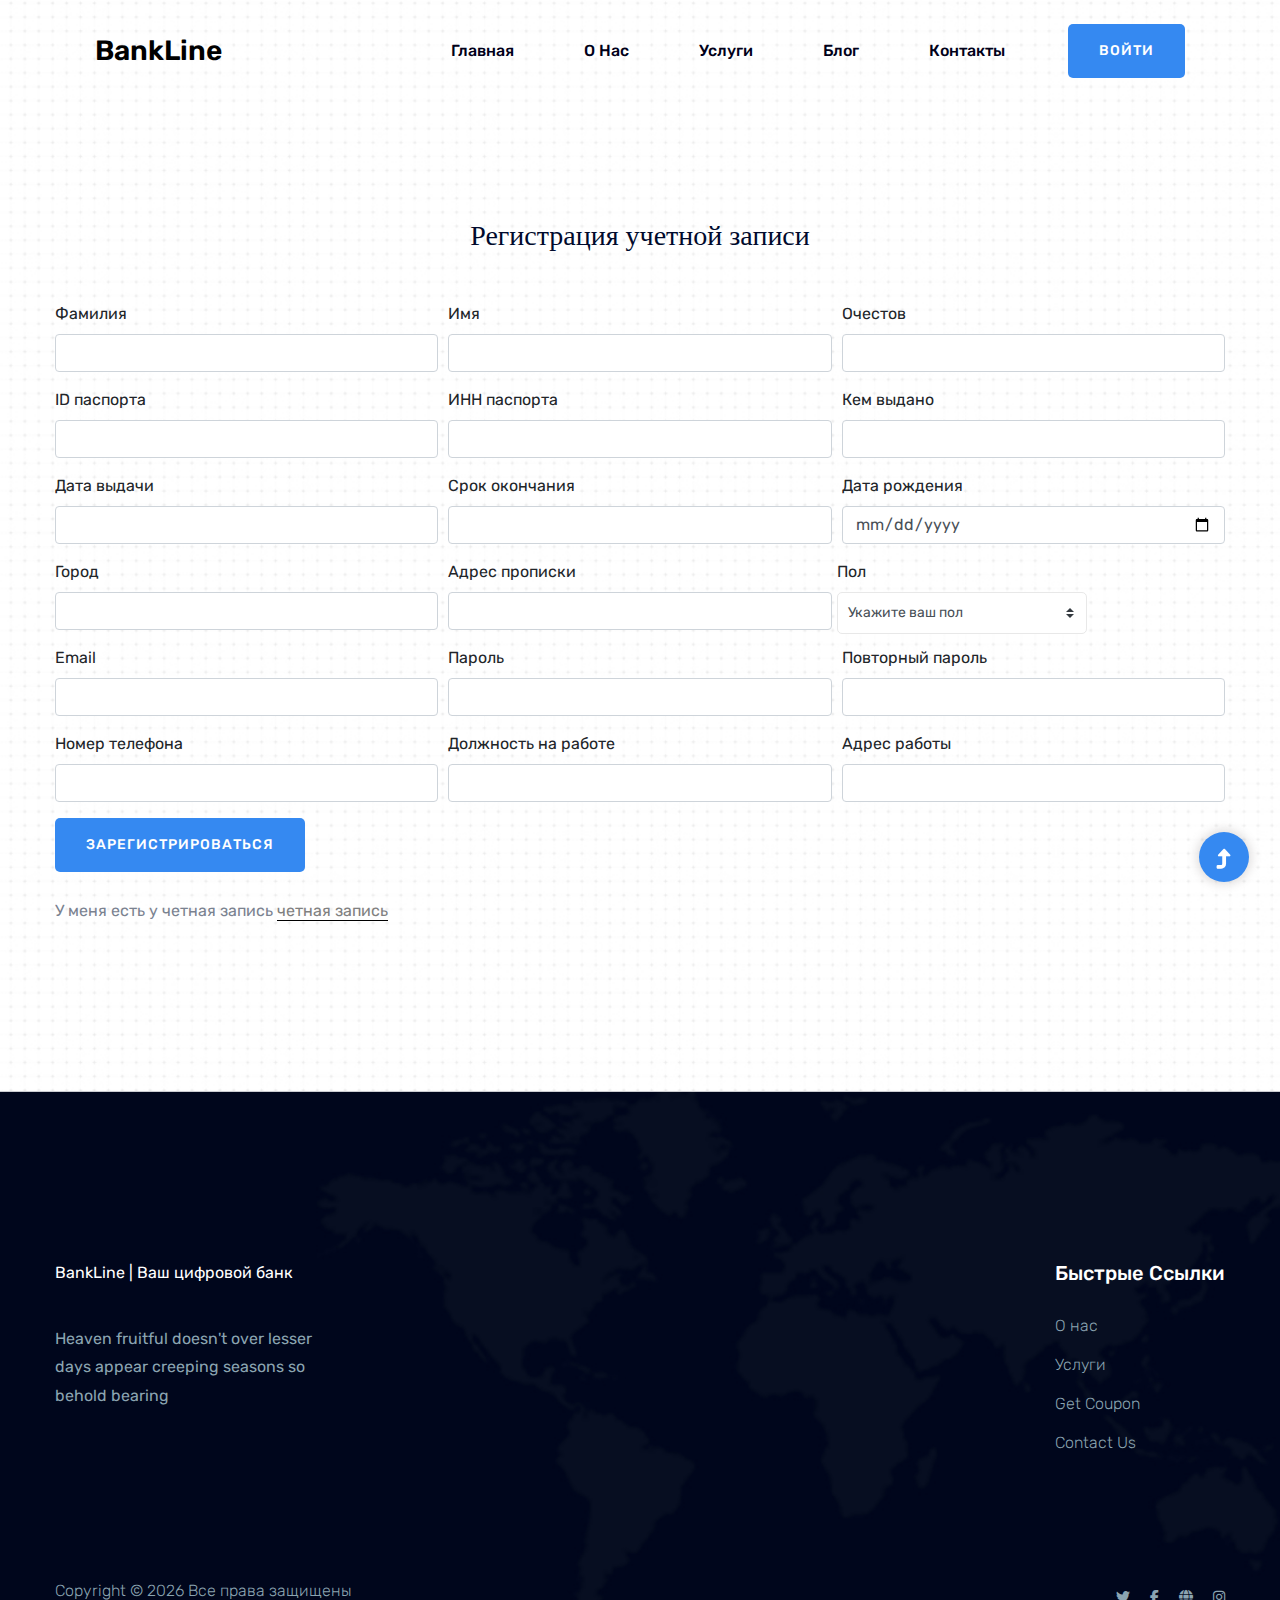
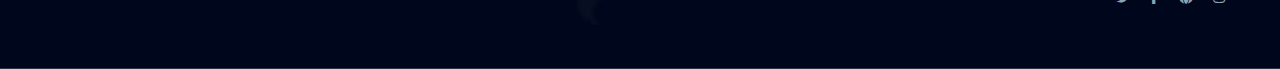
<file: register.html>
<!DOCTYPE html>
<html class="no-js" lang="zxx">
  <head>
    <meta charset="utf-8" />
    <meta http-equiv="x-ua-compatible" content="ie=edge" />
    <title>BankLine | Регистрация</title>
    <meta name="description" content="" />
    <meta name="viewport" content="width=device-width, initial-scale=1" />
    <link rel="manifest" href="site.webmanifest" />

    <!-- CSS here -->
    <link rel="stylesheet" href="assets/css/bootstrap.min.css" />
    <link rel="stylesheet" href="assets/css/owl.carousel.min.css" />
    <link rel="stylesheet" href="assets/css/slicknav.css" />
    <link rel="stylesheet" href="assets/css/flaticon.css" />
    <link rel="stylesheet" href="assets/css/animate.min.css" />
    <link rel="stylesheet" href="assets/css/magnific-popup.css" />
    <link rel="stylesheet" href="assets/css/fontawesome-all.min.css" />
    <link rel="stylesheet" href="assets/css/themify-icons.css" />
    <link rel="stylesheet" href="assets/css/slick.css" />
    <link rel="stylesheet" href="assets/css/nice-select.css" />
    <!-- Подключение Font Awesome -->
    <link
      rel="stylesheet"
      href="https://cdnjs.cloudflare.com/ajax/libs/font-awesome/6.5.0/css/all.min.css"
    />

    <link rel="stylesheet" href="assets/css/style.css" />
  </head>

  <body>
    <header>
      <!-- Header Start -->
      <div class="header-area header-transparent">
        <div class="main-header header-sticky">
          <div class="container-fluid">
            <div class="row align-items-center">
              <!-- Logo -->
              <div class="col-xl-2 col-lg-2 col-md-1">
                <div class="logo">
                  <a href="index.html">BankLine</a>
                </div>
              </div>
              <div class="col-xl-10 col-lg-10 col-md-10">
                <div
                  class="menu-main d-flex align-items-center justify-content-end"
                >
                  <!-- Main-menu -->
                  <div class="main-menu f-right d-none d-lg-block">
                    <nav>
                      <ul id="navigation">
                        <li class=""><a href="index.html">Главная</a></li>
                        <li><a href="about.html">О нас</a></li>
                        <li><a href="services.html">Услуги</a></li>
                        <li>
                          <a href="blog.html">Блог</a>
                          <ul class="submenu">
                            <li><a href="blog.html">Блог</a></li>
                            <li>
                              <a href="blog_details.html">Новости</a>
                            </li>
                            <li><a href="elements.html">Element</a></li>
                            <li><a href="apply.html">Apply Now</a></li>
                          </ul>
                        </li>
                        <li><a href="contact.html">Контакты</a></li>
                      </ul>
                    </nav>
                  </div>
                  <div class="header-right-btn f-right d-none d-lg-block">
                    <a href="#" class="btn header-btn">Войти</a>
                  </div>
                </div>
              </div>
              <!-- Mobile Menu -->
              <div class="col-12">
                <div class="mobile_menu d-block d-lg-none"></div>
              </div>
            </div>
          </div>
        </div>
      </div>
      <!-- Header End -->
    </header>

    <main>
      <div
        class="slider-area slider-height"
        style="background-image: url('assets/img/hero/h1_hero.jpg')"
      >
        <div class="container">
          <div class="pt-100 pb-150">
            <div class="row">
              <div class="col-12">
                <h3 class="mb-5 text-center">Регистрация учетной записи</h3>
                <form class="needs-validation" novalidate>
                  <div class="form-row">
                    <div class="col-md-4 mb-3">
                      <label for="validationCustom01">Фамилия</label>
                      <input
                        type="text"
                        class="form-control"
                        id="validationCustom01"
                        required
                      />
                      <div class="valid-feedback">Looks good!</div>
                    </div>
                    <div class="col-md-4 mb-3">
                      <label for="validationCustom02">Имя</label>
                      <input
                        type="text"
                        class="form-control"
                        id="validationCustom02"
                        required
                      />
                      <div class="valid-feedback">Looks good!</div>
                    </div>
                    <div class="col-md-4 mb-3">
                      <label for="validationCustom02">Очестов</label>
                      <input
                        type="text"
                        class="form-control"
                        id="validationCustom02"
                        required
                      />
                      <div class="valid-feedback">Looks good!</div>
                    </div>
                  </div>

                  <div class="form-row">
                    <div class="col-md-4 mb-3">
                      <label for="validationCustom01">ID паспорта</label>
                      <input
                        type="text"
                        class="form-control"
                        id="validationCustom01"
                        required
                      />
                      <div class="valid-feedback">Looks good!</div>
                    </div>
                    <div class="col-md-4 mb-3">
                      <label for="validationCustom02">ИНН паспорта</label>
                      <input
                        type="text"
                        class="form-control"
                        id="validationCustom02"
                        required
                      />
                      <div class="valid-feedback">Looks good!</div>
                    </div>
                    <div class="col-md-4 mb-3">
                      <label for="validationCustom02">Кем выдано </label>
                      <input
                        type="text"
                        class="form-control"
                        id="validationCustom02"
                        required
                      />
                      <div class="valid-feedback">Looks good!</div>
                    </div>
                  </div>

                  <div class="form-row">
                    <div class="col-md-4 mb-3">
                      <label for="validationCustom01">Дата выдачи</label>
                      <input
                        type="text"
                        class="form-control"
                        id="validationCustom01"
                        required
                      />
                      <div class="valid-feedback">Looks good!</div>
                    </div>
                    <div class="col-md-4 mb-3">
                      <label for="validationCustom02">Срок окончания </label>
                      <input
                        type="text"
                        class="form-control"
                        id="validationCustom02"
                        required
                      />
                      <div class="valid-feedback">Looks good!</div>
                    </div>
                    <div class="col-md-4 mb-3">
                      <label for="validationCustom02">Дата рождения</label>
                      <input
                        type="date"
                        class="form-control"
                        id="validationCustom02"
                        required
                      />
                      <div class="valid-feedback">Looks good!</div>
                    </div>
                  </div>

                  <div class="form-row">
                    <div class="col-md-4 mb-3">
                      <label for="validationCustom03">Город</label>
                      <input
                        type="text"
                        class="form-control"
                        id="validationCustom03"
                        required
                      />
                      <div class="invalid-feedback">
                        Please provide a valid city.
                      </div>
                    </div>
                    <div class="col-4 mb-3">
                      <label for="validationCustom03">Адрес прописки</label>
                      <input
                        type="text"
                        class="form-control"
                        id="validationCustom03"
                        required
                      />
                      <div class="invalid-feedback">
                        Please provide a valid city.
                      </div>
                    </div>

                    <style>
                      .nice-select {
                        width: 360px;
                      }
                    </style>
                    <div class="row">
                      <div class="col-3">
                        <label for="validationCustom04">Пол</label>
                        <select
                          class="custom-select"
                          id="validationCustom04"
                          required
                        >
                          <option selected disabled value="">
                            Укажите ваш пол
                          </option>
                          <option>Муж</option>
                          <option>Жен</option>
                        </select>
                        <div class="invalid-feedback">
                          Please select a valid state.
                        </div>
                      </div>
                    </div>
                  </div>

                  <div class="form-row">
                    <div class="col-md-4 mb-3">
                      <label for="validationCustom01">Email</label>
                      <input
                        type="text"
                        class="form-control"
                        id="validationCustom01"
                        required
                      />
                      <div class="valid-feedback">Looks good!</div>
                    </div>
                    <div class="col-md-4 mb-3">
                      <label for="validationCustom02">Пароль</label>
                      <input
                        type="text"
                        class="form-control"
                        id="validationCustom02"
                        required
                      />
                      <div class="valid-feedback">Looks good!</div>
                    </div>
                    <div class="col-md-4 mb-3">
                      <label for="validationCustom02">Повторный пароль</label>
                      <input
                        type="text"
                        class="form-control"
                        id="validationCustom02"
                        required
                      />
                      <div class="valid-feedback">Looks good!</div>
                    </div>
                  </div>
                  <div class="form-row">
                    <div class="col-md-4 mb-3">
                      <label for="validationCustom01">Номер телефона</label>
                      <input
                        type="text"
                        class="form-control"
                        id="validationCustom01"
                        required
                      />
                      <div class="valid-feedback">Looks good!</div>
                    </div>
                    <div class="col-md-4 mb-3">
                      <label for="validationCustom02"
                        >Должность на работе</label
                      >
                      <input
                        type="text"
                        class="form-control"
                        id="validationCustom02"
                        required
                      />
                      <div class="valid-feedback">Looks good!</div>
                    </div>
                    <div class="col-md-4 mb-3">
                      <label for="validationCustom02">Адрес работы</label>
                      <input
                        type="text"
                        class="form-control"
                        id="validationCustom02"
                        required
                      />
                      <div class="valid-feedback">Looks good!</div>
                    </div>
                  </div>

                  <button class="btn header-btn" type="submit">
                    Зарегистрироваться
                  </button>

                  <div class="mt-4">
                    <p>
                      У меня есть у четная запись
                      <a
                        href="login.html"
                        style="color: gray; border-bottom: 1px solid #000"
                      >
                        четная запись</a
                      >
                    </p>
                  </div>
                </form>
              </div>

              <script>
                // Example starter JavaScript for disabling form submissions if there are invalid fields
                (function () {
                  "use strict";
                  window.addEventListener(
                    "load",
                    function () {
                      // Fetch all the forms we want to apply custom Bootstrap validation styles to
                      var forms =
                        document.getElementsByClassName("needs-validation");
                      // Loop over them and prevent submission
                      var validation = Array.prototype.filter.call(
                        forms,
                        function (form) {
                          form.addEventListener(
                            "submit",
                            function (event) {
                              if (form.checkValidity() === false) {
                                event.preventDefault();
                                event.stopPropagation();
                              }
                              form.classList.add("was-validated");
                            },
                            false
                          );
                        }
                      );
                    },
                    false
                  );
                })();
              </script>
            </div>
          </div>
        </div>
      </div>
    </main>

    <footer>
      <!-- Footer Start-->
      <div class="footer-area">
        <div class="container">
          <div class="footer-top footer-padding">
            <div class="row justify-content-between">
              <div class="col-xl-3 col-lg-4 col-md-4 col-sm-6">
                <div class="single-footer-caption mb-50">
                  <div class="single-footer-caption mb-30">
                    <!-- logo -->
                    <div class="footer-logo">
                      <a href="index.html">BankLine | Ваш цифровой банк</a>
                    </div>
                    <div class="footer-pera">
                      <p>
                        Heaven fruitful doesn't over lesser days appear creeping
                        seasons so behold bearing
                      </p>
                    </div>
                  </div>
                </div>
              </div>
              <div class="col-xl-2 col-lg-2 col-md-4 col-sm-6">
                <div class="single-footer-caption mb-50">
                  <div class="footer-tittle">
                    <h4>Быстрые ссылки</h4>
                    <ul>
                      <li><a href="#">О нас</a></li>
                      <li><a href="#">Услуги</a></li>
                      <li><a href="#">Get Coupon</a></li>
                      <li><a href="#"> Contact Us</a></li>
                    </ul>
                  </div>
                </div>
              </div>
            </div>
          </div>
          <div class="footer-bottom">
            <div class="row d-flex justify-content-between align-items-center">
              <div class="col-xl-9 col-lg-8">
                <div class="footer-copy-right">
                  <p>
                    Copyright &copy;
                    <script>
                      document.write(new Date().getFullYear());
                    </script>
                    Все права защищены
                  </p>
                </div>
              </div>
              <div class="col-xl-3 col-lg-4">
                <!-- Footer Social -->
                <div class="footer-social f-right">
                  <a href="#"><i class="fab fa-twitter"></i></a>
                  <a href="#"><i class="fab fa-facebook-f"></i></a>
                  <a href="#"><i class="fas fa-globe"></i></a>
                  <a href="#"><i class="fab fa-instagram"></i></a>
                </div>
              </div>
            </div>
          </div>
        </div>
      </div>
      <!-- Footer End-->
    </footer>
    <!-- Scroll Up -->
    <div id="back-top">
      <a title="Go to Top" href="#"> <i class="fas fa-level-up-alt"></i></a>
    </div>

    <!-- JS here -->
    <!-- All JS Custom Plugins Link Here here -->
    <script src="./assets/js/vendor/modernizr-3.5.0.min.js"></script>
    <!-- Jquery, Popper, Bootstrap -->
    <script src="./assets/js/vendor/jquery-1.12.4.min.js"></script>
    <script src="./assets/js/popper.min.js"></script>
    <script src="./assets/js/bootstrap.min.js"></script>
    <!-- Jquery Mobile Menu -->
    <script src="./assets/js/jquery.slicknav.min.js"></script>

    <!-- Jquery Slick , Owl-Carousel Plugins -->
    <script src="./assets/js/owl.carousel.min.js"></script>
    <script src="./assets/js/slick.min.js"></script>
    <!-- One Page, Animated-HeadLin -->
    <script src="./assets/js/wow.min.js"></script>
    <script src="./assets/js/animated.headline.js"></script>
    <script src="./assets/js/jquery.magnific-popup.js"></script>

    <!-- Nice-select, sticky -->
    <script src="./assets/js/jquery.nice-select.min.js"></script>
    <script src="./assets/js/jquery.sticky.js"></script>

    <!-- contact js -->
    <script src="./assets/js/contact.js"></script>
    <script src="./assets/js/jquery.form.js"></script>
    <script src="./assets/js/jquery.validate.min.js"></script>
    <script src="./assets/js/mail-script.js"></script>
    <script src="./assets/js/jquery.ajaxchimp.min.js"></script>

    <!-- Jquery Plugins, main Jquery -->
    <script src="./assets/js/plugins.js"></script>
    <script src="./assets/js/main.js"></script>
  </body>
</html>
</file>
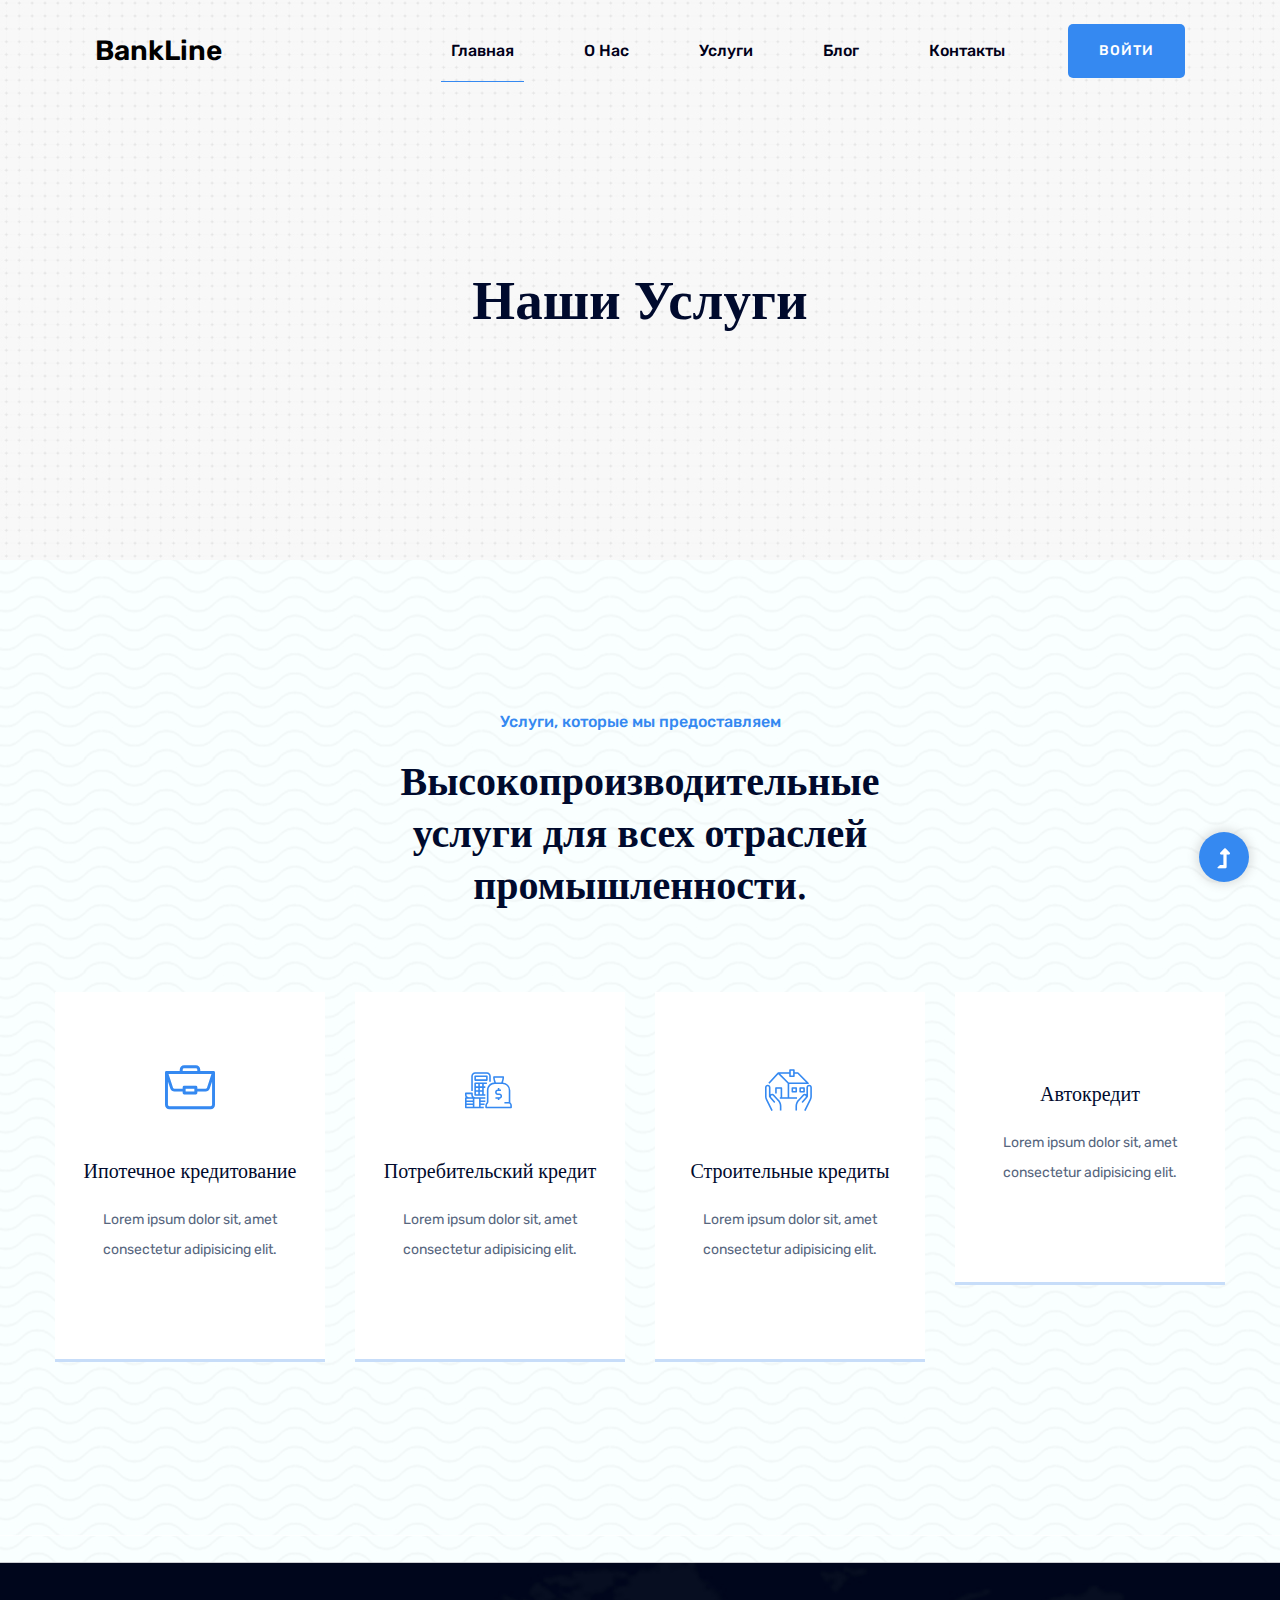
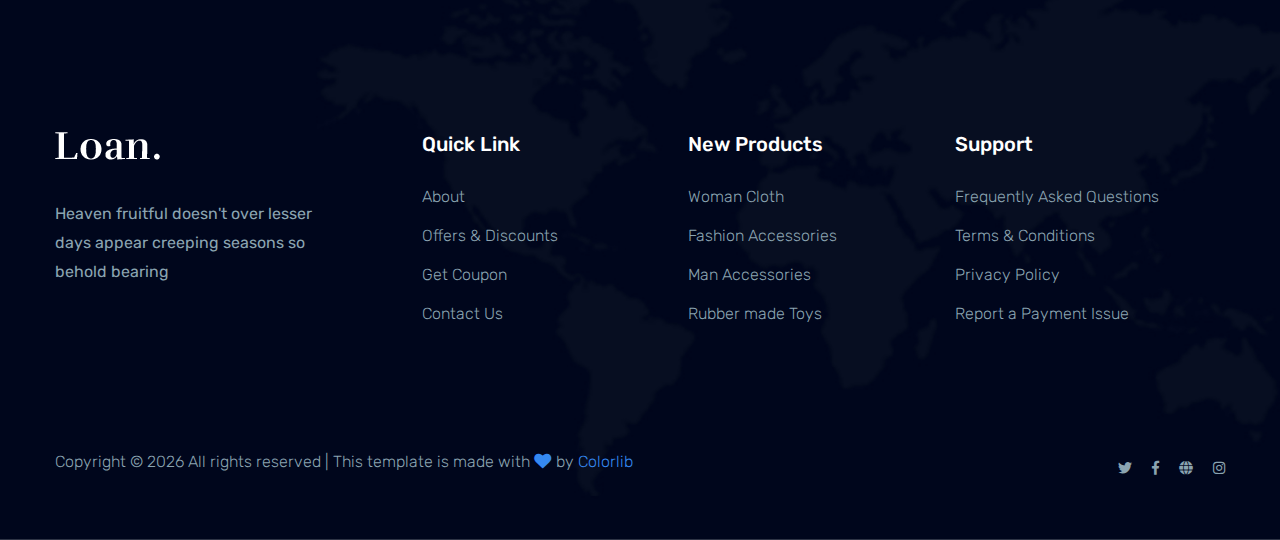
<file: services.html>
<!DOCTYPE html>
<html class="no-js" lang="zxx">
  <head>
    <meta charset="utf-8" />
    <meta http-equiv="x-ua-compatible" content="ie=edge" />
    <title>BankLine | Наши услуги</title>
    <meta name="description" content="" />
    <meta name="viewport" content="width=device-width, initial-scale=1" />
    <link rel="manifest" href="site.webmanifest" />

    <!-- CSS here -->
    <link rel="stylesheet" href="assets/css/bootstrap.min.css" />
    <link rel="stylesheet" href="assets/css/owl.carousel.min.css" />
    <link rel="stylesheet" href="assets/css/slicknav.css" />
    <link rel="stylesheet" href="assets/css/flaticon.css" />
    <link rel="stylesheet" href="assets/css/animate.min.css" />
    <link rel="stylesheet" href="assets/css/magnific-popup.css" />
    <link rel="stylesheet" href="assets/css/fontawesome-all.min.css" />
    <link rel="stylesheet" href="assets/css/themify-icons.css" />
    <link rel="stylesheet" href="assets/css/slick.css" />
    <link rel="stylesheet" href="assets/css/nice-select.css" />
    <link rel="stylesheet" href="assets/css/style.css" />
  </head>

  <body>
    <header>
      <!-- Header Start -->
      <div class="header-area header-transparent">
        <div class="main-header header-sticky">
          <div class="container-fluid">
            <div class="row align-items-center">
              <!-- Logo -->
              <div class="col-xl-2 col-lg-2 col-md-1">
                <div class="logo">
                  <a href="index.html">BankLine</a>
                </div>
              </div>
              <div class="col-xl-10 col-lg-10 col-md-10">
                <div
                  class="menu-main d-flex align-items-center justify-content-end"
                >
                  <!-- Main-menu -->
                  <div class="main-menu f-right d-none d-lg-block">
                    <nav>
                      <ul id="navigation">
                        <li class="active"><a href="index.html">Главная</a></li>
                        <li><a href="about.html">О нас</a></li>
                        <li><a href="services.html">Услуги</a></li>
                        <li>
                          <a href="blog.html">Блог</a>
                          <ul class="submenu">
                            <li><a href="blog.html">Блог</a></li>
                            <li>
                              <a href="blog_details.html">Новости</a>
                            </li>
                            <li><a href="elements.html">Element</a></li>
                            <li><a href="apply.html">Apply Now</a></li>
                          </ul>
                        </li>
                        <li><a href="contact.html">Контакты</a></li>
                      </ul>
                    </nav>
                  </div>
                  <div class="header-right-btn f-right d-none d-lg-block">
                    <a href="#" class="btn header-btn">Войти</a>
                  </div>
                </div>
              </div>
              <!-- Mobile Menu -->
              <div class="col-12">
                <div class="mobile_menu d-block d-lg-none"></div>
              </div>
            </div>
          </div>
        </div>
      </div>
      <!-- Header End -->
    </header>

    <main>
      <!-- Hero Start-->
      <div
        class="hero-area2 slider-height2 hero-overly2 d-flex align-items-center"
      >
        <div class="container">
          <div class="row">
            <div class="col-xl-12">
              <div class="hero-cap text-center pt-50">
                <h2>Наши услуги</h2>
              </div>
            </div>
          </div>
        </div>
      </div>
      <!--Hero End -->

      <!-- Services Area Start -->
      <div
        class="services-area pt-150 pb-150"
        data-background="assets/img/gallery/section_bg02.jpg"
      >
        <div class="container">
          <div class="row justify-content-center">
            <div class="col-lg-6 col-md-10">
              <!-- Section Tittle -->
              <div class="section-tittle text-center mb-80">
                <span>Услуги, которые мы предоставляем</span>
                <h2>
                  Высокопроизводительные услуги для всех отраслей
                  промышленности.
                </h2>
              </div>
            </div>
          </div>
          <div class="row">
            <div class="col-lg-3 col-md-6 col-sm-6">
              <div class="single-cat text-center mb-50">
                <div class="cat-icon">
                  <span class="flaticon-work"></span>
                </div>
                <div class="cat-cap">
                  <h5><a href="services.html">Ипотечное кредитование</a></h5>
                  <p>
                    <font style="vertical-align: inherit"
                      >Lorem ipsum dolor sit, amet consectetur adipisicing elit.
                    </font>
                  </p>
                </div>
              </div>
            </div>
            <div class="col-lg-3 col-md-6 col-sm-6">
              <div class="single-cat text-center mb-50">
                <div class="cat-icon">
                  <span class="flaticon-loan"></span>
                </div>
                <div class="cat-cap">
                  <h5><a href="services.html">Потребительский кредит</a></h5>
                  <p>
                    Lorem ipsum dolor sit, amet consectetur adipisicing elit.
                  </p>
                </div>
              </div>
            </div>
            <div class="col-lg-3 col-md-6 col-sm-6">
              <div class="single-cat text-center mb-50">
                <div class="cat-icon">
                  <span class="flaticon-loan-1"></span>
                </div>
                <div class="cat-cap">
                  <h5><a href="services.html">Строительные кредиты</a></h5>
                  <p>
                    Lorem ipsum dolor sit, amet consectetur adipisicing elit.
                  </p>
                </div>
              </div>
            </div>
            <div class="col-lg-3 col-md-6 col-sm-6">
              <div class="single-cat text-center mb-50">
                <div class="cat-icon">
                  <span class="flaticon-car-front"
                    ><!-- Иконка машины -->
                    <i class="fa-solid fa-car-rear"></i>
                  </span>
                </div>
                <div class="cat-cap">
                  <h5><a href="services.html">Автокредит</a></h5>
                  <p>
                    Lorem ipsum dolor sit, amet consectetur adipisicing elit.
                  </p>
                </div>
              </div>
            </div>
          </div>
        </div>
      </div>
      <!-- Services Area End -->
    </main>
    <footer>
      <!-- Footer Start-->
      <div class="footer-area">
        <div class="container">
          <div class="footer-top footer-padding">
            <div class="row justify-content-between">
              <div class="col-xl-3 col-lg-4 col-md-4 col-sm-6">
                <div class="single-footer-caption mb-50">
                  <div class="single-footer-caption mb-30">
                    <!-- logo -->
                    <div class="footer-logo">
                      <a href="index.html"
                        ><img src="assets/img/logo/logo2_footer.png" alt=""
                      /></a>
                    </div>
                    <div class="footer-pera">
                      <p>
                        Heaven fruitful doesn't over lesser days appear creeping
                        seasons so behold bearing
                      </p>
                    </div>
                  </div>
                </div>
              </div>
              <div class="col-xl-2 col-lg-2 col-md-4 col-sm-6">
                <div class="single-footer-caption mb-50">
                  <div class="footer-tittle">
                    <h4>Quick Link</h4>
                    <ul>
                      <li><a href="#">About</a></li>
                      <li><a href="#">Offers & Discounts</a></li>
                      <li><a href="#">Get Coupon</a></li>
                      <li><a href="#"> Contact Us</a></li>
                    </ul>
                  </div>
                </div>
              </div>
              <div class="col-xl-2 col-lg-3 col-md-4 col-sm-6">
                <div class="single-footer-caption mb-50">
                  <div class="footer-tittle">
                    <h4>New Products</h4>
                    <ul>
                      <li><a href="#">Woman Cloth</a></li>
                      <li><a href="#">Fashion Accessories</a></li>
                      <li><a href="#">Man Accessories</a></li>
                      <li><a href="#">Rubber made Toys</a></li>
                    </ul>
                  </div>
                </div>
              </div>
              <div class="col-xl-3 col-lg-3 col-md-4 col-sm-6">
                <div class="single-footer-caption mb-50">
                  <div class="footer-tittle">
                    <h4>Support</h4>
                    <ul>
                      <li><a href="#">Frequently Asked Questions</a></li>
                      <li><a href="#">Terms & Conditions</a></li>
                      <li><a href="#"> Privacy Policy</a></li>
                      <li><a href="#">Report a Payment Issue</a></li>
                    </ul>
                  </div>
                </div>
              </div>
            </div>
          </div>
          <div class="footer-bottom">
            <div class="row d-flex justify-content-between align-items-center">
              <div class="col-xl-9 col-lg-8">
                <div class="footer-copy-right">
                  <p>
                    <!-- Link back to Colorlib can't be removed. Template is licensed under CC BY 3.0. -->
                    Copyright &copy;
                    <script>
                      document.write(new Date().getFullYear());
                    </script>
                    All rights reserved | This template is made with
                    <i class="fa fa-heart" aria-hidden="true"></i> by
                    <a href="https://colorlib.com" target="_blank">Colorlib</a>
                    <!-- Link back to Colorlib can't be removed. Template is licensed under CC BY 3.0. -->
                  </p>
                </div>
              </div>
              <div class="col-xl-3 col-lg-4">
                <!-- Footer Social -->
                <div class="footer-social f-right">
                  <a href="#"><i class="fab fa-twitter"></i></a>
                  <a href="#"><i class="fab fa-facebook-f"></i></a>
                  <a href="#"><i class="fas fa-globe"></i></a>
                  <a href="#"><i class="fab fa-instagram"></i></a>
                </div>
              </div>
            </div>
          </div>
        </div>
      </div>
      <!-- Footer End-->
    </footer>
    <!-- Scroll Up -->
    <div id="back-top">
      <a title="Go to Top" href="#"> <i class="fas fa-level-up-alt"></i></a>
    </div>

    <!-- JS here -->
    <!-- All JS Custom Plugins Link Here here -->
    <script src="./assets/js/vendor/modernizr-3.5.0.min.js"></script>
    <!-- Jquery, Popper, Bootstrap -->
    <script src="./assets/js/vendor/jquery-1.12.4.min.js"></script>
    <script src="./assets/js/popper.min.js"></script>
    <script src="./assets/js/bootstrap.min.js"></script>
    <!-- Jquery Mobile Menu -->
    <script src="./assets/js/jquery.slicknav.min.js"></script>

    <!-- Jquery Slick , Owl-Carousel Plugins -->
    <script src="./assets/js/owl.carousel.min.js"></script>
    <script src="./assets/js/slick.min.js"></script>
    <!-- One Page, Animated-HeadLin -->
    <script src="./assets/js/wow.min.js"></script>
    <script src="./assets/js/animated.headline.js"></script>
    <script src="./assets/js/jquery.magnific-popup.js"></script>

    <!-- Nice-select, sticky -->
    <script src="./assets/js/jquery.nice-select.min.js"></script>
    <script src="./assets/js/jquery.sticky.js"></script>

    <!-- contact js -->
    <script src="./assets/js/contact.js"></script>
    <script src="./assets/js/jquery.form.js"></script>
    <script src="./assets/js/jquery.validate.min.js"></script>
    <script src="./assets/js/mail-script.js"></script>
    <script src="./assets/js/jquery.ajaxchimp.min.js"></script>

    <!-- Jquery Plugins, main Jquery -->
    <script src="./assets/js/plugins.js"></script>
    <script src="./assets/js/main.js"></script>
  </body>
</html>
</file>
<file: assets/css/flaticon.css>
/*
  	Flaticon icon font: Flaticon
  	Creation date: 28/03/2020 11:06
  	*/

@font-face {
  font-family: "Flaticon";
  src: url("../fonts/Flaticon.eot");
  src: url("../fonts/Flaticon.eot?#iefix") format("embedded-opentype"),
       url("../fonts/Flaticon.woff2") format("woff2"),
       url("../fonts/Flaticon.woff") format("woff"),
       url("../fonts/Flaticon.ttf") format("truetype"),
       url("../fonts/Flaticon.svg#Flaticon") format("svg");
  font-weight: normal;
  font-style: normal;
}

@media screen and (-webkit-min-device-pixel-ratio:0) {
  @font-face {
    font-family: "Flaticon";
    src: url("../fonts/Flaticon.svg#Flaticon") format("svg");
  }
}

[class^="flaticon-"]:before, [class*=" flaticon-"]:before,
[class^="flaticon-"]:after, [class*=" flaticon-"]:after {   
  font-family: Flaticon;
font-style: normal;
}

.flaticon-like:before { content: "\f100"; }
.flaticon-clock:before { content: "\f101"; }
.flaticon-money:before { content: "\f102"; }
.flaticon-work:before { content: "\f103"; }
.flaticon-loan:before { content: "\f104"; }
.flaticon-loan-1:before { content: "\f105"; }
</file>
<file: assets/css/themify-icons.css>
@font-face {
	font-family: 'themify';
	src:url('../fonts/themify.eot?-fvbane');


	src:url('../fonts/themify.eot?#iefix-fvbane') format('embedded-opentype'),
		url('../fonts/themify.woff?-fvbane') format('woff'),
		url('../fonts/themify.ttf?-fvbane') format('truetype'),
		url('../fonts/themify.svg?-fvbane#themify') format('svg');
	font-weight: normal;
	font-style: normal;
}

[class^="ti-"], [class*=" ti-"] {
	font-family: 'themify';
	speak: none;
	font-style: normal;
	font-weight: normal;
	font-variant: normal;
	text-transform: none;
	line-height: 1;

	/* Better Font Rendering =========== */
	-webkit-font-smoothing: antialiased;
	-moz-osx-font-smoothing: grayscale;
}

.ti-wand:before {
	content: "\e600";
}
.ti-volume:before {
	content: "\e601";
}
.ti-user:before {
	content: "\e602";
}
.ti-unlock:before {
	content: "\e603";
}
.ti-unlink:before {
	content: "\e604";
}
.ti-trash:before {
	content: "\e605";
}
.ti-thought:before {
	content: "\e606";
}
.ti-target:before {
	content: "\e607";
}
.ti-tag:before {
	content: "\e608";
}
.ti-tablet:before {
	content: "\e609";
}
.ti-star:before {
	content: "\e60a";
}
.ti-spray:before {
	content: "\e60b";
}
.ti-signal:before {
	content: "\e60c";
}
.ti-shopping-cart:before {
	content: "\e60d";
}
.ti-shopping-cart-full:before {
	content: "\e60e";
}
.ti-settings:before {
	content: "\e60f";
}
.ti-search:before {
	content: "\e610";
}
.ti-zoom-in:before {
	content: "\e611";
}
.ti-zoom-out:before {
	content: "\e612";
}
.ti-cut:before {
	content: "\e613";
}
.ti-ruler:before {
	content: "\e614";
}
.ti-ruler-pencil:before {
	content: "\e615";
}
.ti-ruler-alt:before {
	content: "\e616";
}
.ti-bookmark:before {
	content: "\e617";
}
.ti-bookmark-alt:before {
	content: "\e618";
}
.ti-reload:before {
	content: "\e619";
}
.ti-plus:before {
	content: "\e61a";
}
.ti-pin:before {
	content: "\e61b";
}
.ti-pencil:before {
	content: "\e61c";
}
.ti-pencil-alt:before {
	content: "\e61d";
}
.ti-paint-roller:before {
	content: "\e61e";
}
.ti-paint-bucket:before {
	content: "\e61f";
}
.ti-na:before {
	content: "\e620";
}
.ti-mobile:before {
	content: "\e621";
}
.ti-minus:before {
	content: "\e622";
}
.ti-medall:before {
	content: "\e623";
}
.ti-medall-alt:before {
	content: "\e624";
}
.ti-marker:before {
	content: "\e625";
}
.ti-marker-alt:before {
	content: "\e626";
}
.ti-arrow-up:before {
	content: "\e627";
}
.ti-arrow-right:before {
	content: "\e628";
}
.ti-arrow-left:before {
	content: "\e629";
}
.ti-arrow-down:before {
	content: "\e62a";
}
.ti-lock:before {
	content: "\e62b";
}
.ti-location-arrow:before {
	content: "\e62c";
}
.ti-link:before {
	content: "\e62d";
}
.ti-layout:before {
	content: "\e62e";
}
.ti-layers:before {
	content: "\e62f";
}
.ti-layers-alt:before {
	content: "\e630";
}
.ti-key:before {
	content: "\e631";
}
.ti-import:before {
	content: "\e632";
}
.ti-image:before {
	content: "\e633";
}
.ti-heart:before {
	content: "\e634";
}
.ti-heart-broken:before {
	content: "\e635";
}
.ti-hand-stop:before {
	content: "\e636";
}
.ti-hand-open:before {
	content: "\e637";
}
.ti-hand-drag:before {
	content: "\e638";
}
.ti-folder:before {
	content: "\e639";
}
.ti-flag:before {
	content: "\e63a";
}
.ti-flag-alt:before {
	content: "\e63b";
}
.ti-flag-alt-2:before {
	content: "\e63c";
}
.ti-eye:before {
	content: "\e63d";
}
.ti-export:before {
	content: "\e63e";
}
.ti-exchange-vertical:before {
	content: "\e63f";
}
.ti-desktop:before {
	content: "\e640";
}
.ti-cup:before {
	content: "\e641";
}
.ti-crown:before {
	content: "\e642";
}
.ti-comments:before {
	content: "\e643";
}
.ti-comment:before {
	content: "\e644";
}
.ti-comment-alt:before {
	content: "\e645";
}
.ti-close:before {
	content: "\e646";
}
.ti-clip:before {
	content: "\e647";
}
.ti-angle-up:before {
	content: "\e648";
}
.ti-angle-right:before {
	content: "\e649";
}
.ti-angle-left:before {
	content: "\e64a";
}
.ti-angle-down:before {
	content: "\e64b";
}
.ti-check:before {
	content: "\e64c";
}
.ti-check-box:before {
	content: "\e64d";
}
.ti-camera:before {
	content: "\e64e";
}
.ti-announcement:before {
	content: "\e64f";
}
.ti-brush:before {
	content: "\e650";
}
.ti-briefcase:before {
	content: "\e651";
}
.ti-bolt:before {
	content: "\e652";
}
.ti-bolt-alt:before {
	content: "\e653";
}
.ti-blackboard:before {
	content: "\e654";
}
.ti-bag:before {
	content: "\e655";
}
.ti-move:before {
	content: "\e656";
}
.ti-arrows-vertical:before {
	content: "\e657";
}
.ti-arrows-horizontal:before {
	content: "\e658";
}
.ti-fullscreen:before {
	content: "\e659";
}
.ti-arrow-top-right:before {
	content: "\e65a";
}
.ti-arrow-top-left:before {
	content: "\e65b";
}
.ti-arrow-circle-up:before {
	content: "\e65c";
}
.ti-arrow-circle-right:before {
	content: "\e65d";
}
.ti-arrow-circle-left:before {
	content: "\e65e";
}
.ti-arrow-circle-down:before {
	content: "\e65f";
}
.ti-angle-double-up:before {
	content: "\e660";
}
.ti-angle-double-right:before {
	content: "\e661";
}
.ti-angle-double-left:before {
	content: "\e662";
}
.ti-angle-double-down:before {
	content: "\e663";
}
.ti-zip:before {
	content: "\e664";
}
.ti-world:before {
	content: "\e665";
}
.ti-wheelchair:before {
	content: "\e666";
}
.ti-view-list:before {
	content: "\e667";
}
.ti-view-list-alt:before {
	content: "\e668";
}
.ti-view-grid:before {
	content: "\e669";
}
.ti-uppercase:before {
	content: "\e66a";
}
.ti-upload:before {
	content: "\e66b";
}
.ti-underline:before {
	content: "\e66c";
}
.ti-truck:before {
	content: "\e66d";
}
.ti-timer:before {
	content: "\e66e";
}
.ti-ticket:before {
	content: "\e66f";
}
.ti-thumb-up:before {
	content: "\e670";
}
.ti-thumb-down:before {
	content: "\e671";
}
.ti-text:before {
	content: "\e672";
}
.ti-stats-up:before {
	content: "\e673";
}
.ti-stats-down:before {
	content: "\e674";
}
.ti-split-v:before {
	content: "\e675";
}
.ti-split-h:before {
	content: "\e676";
}
.ti-smallcap:before {
	content: "\e677";
}
.ti-shine:before {
	content: "\e678";
}
.ti-shift-right:before {
	content: "\e679";
}
.ti-shift-left:before {
	content: "\e67a";
}
.ti-shield:before {
	content: "\e67b";
}
.ti-notepad:before {
	content: "\e67c";
}
.ti-server:before {
	content: "\e67d";
}
.ti-quote-right:before {
	content: "\e67e";
}
.ti-quote-left:before {
	content: "\e67f";
}
.ti-pulse:before {
	content: "\e680";
}
.ti-printer:before {
	content: "\e681";
}
.ti-power-off:before {
	content: "\e682";
}
.ti-plug:before {
	content: "\e683";
}
.ti-pie-chart:before {
	content: "\e684";
}
.ti-paragraph:before {
	content: "\e685";
}
.ti-panel:before {
	content: "\e686";
}
.ti-package:before {
	content: "\e687";
}
.ti-music:before {
	content: "\e688";
}
.ti-music-alt:before {
	content: "\e689";
}
.ti-mouse:before {
	content: "\e68a";
}
.ti-mouse-alt:before {
	content: "\e68b";
}
.ti-money:before {
	content: "\e68c";
}
.ti-microphone:before {
	content: "\e68d";
}
.ti-menu:before {
	content: "\e68e";
}
.ti-menu-alt:before {
	content: "\e68f";
}
.ti-map:before {
	content: "\e690";
}
.ti-map-alt:before {
	content: "\e691";
}
.ti-loop:before {
	content: "\e692";
}
.ti-location-pin:before {
	content: "\e693";
}
.ti-list:before {
	content: "\e694";
}
.ti-light-bulb:before {
	content: "\e695";
}
.ti-Italic:before {
	content: "\e696";
}
.ti-info:before {
	content: "\e697";
}
.ti-infinite:before {
	content: "\e698";
}
.ti-id-badge:before {
	content: "\e699";
}
.ti-hummer:before {
	content: "\e69a";
}
.ti-home:before {
	content: "\e69b";
}
.ti-help:before {
	content: "\e69c";
}
.ti-headphone:before {
	content: "\e69d";
}
.ti-harddrives:before {
	content: "\e69e";
}
.ti-harddrive:before {
	content: "\e69f";
}
.ti-gift:before {
	content: "\e6a0";
}
.ti-game:before {
	content: "\e6a1";
}
.ti-filter:before {
	content: "\e6a2";
}
.ti-files:before {
	content: "\e6a3";
}
.ti-file:before {
	content: "\e6a4";
}
.ti-eraser:before {
	content: "\e6a5";
}
.ti-envelope:before {
	content: "\e6a6";
}
.ti-download:before {
	content: "\e6a7";
}
.ti-direction:before {
	content: "\e6a8";
}
.ti-direction-alt:before {
	content: "\e6a9";
}
.ti-dashboard:before {
	content: "\e6aa";
}
.ti-control-stop:before {
	content: "\e6ab";
}
.ti-control-shuffle:before {
	content: "\e6ac";
}
.ti-control-play:before {
	content: "\e6ad";
}
.ti-control-pause:before {
	content: "\e6ae";
}
.ti-control-forward:before {
	content: "\e6af";
}
.ti-control-backward:before {
	content: "\e6b0";
}
.ti-cloud:before {
	content: "\e6b1";
}
.ti-cloud-up:before {
	content: "\e6b2";
}
.ti-cloud-down:before {
	content: "\e6b3";
}
.ti-clipboard:before {
	content: "\e6b4";
}
.ti-car:before {
	content: "\e6b5";
}
.ti-calendar:before {
	content: "\e6b6";
}
.ti-book:before {
	content: "\e6b7";
}
.ti-bell:before {
	content: "\e6b8";
}
.ti-basketball:before {
	content: "\e6b9";
}
.ti-bar-chart:before {
	content: "\e6ba";
}
.ti-bar-chart-alt:before {
	content: "\e6bb";
}
.ti-back-right:before {
	content: "\e6bc";
}
.ti-back-left:before {
	content: "\e6bd";
}
.ti-arrows-corner:before {
	content: "\e6be";
}
.ti-archive:before {
	content: "\e6bf";
}
.ti-anchor:before {
	content: "\e6c0";
}
.ti-align-right:before {
	content: "\e6c1";
}
.ti-align-left:before {
	content: "\e6c2";
}
.ti-align-justify:before {
	content: "\e6c3";
}
.ti-align-center:before {
	content: "\e6c4";
}
.ti-alert:before {
	content: "\e6c5";
}
.ti-alarm-clock:before {
	content: "\e6c6";
}
.ti-agenda:before {
	content: "\e6c7";
}
.ti-write:before {
	content: "\e6c8";
}
.ti-window:before {
	content: "\e6c9";
}
.ti-widgetized:before {
	content: "\e6ca";
}
.ti-widget:before {
	content: "\e6cb";
}
.ti-widget-alt:before {
	content: "\e6cc";
}
.ti-wallet:before {
	content: "\e6cd";
}
.ti-video-clapper:before {
	content: "\e6ce";
}
.ti-video-camera:before {
	content: "\e6cf";
}
.ti-vector:before {
	content: "\e6d0";
}
.ti-themify-logo:before {
	content: "\e6d1";
}
.ti-themify-favicon:before {
	content: "\e6d2";
}
.ti-themify-favicon-alt:before {
	content: "\e6d3";
}
.ti-support:before {
	content: "\e6d4";
}
.ti-stamp:before {
	content: "\e6d5";
}
.ti-split-v-alt:before {
	content: "\e6d6";
}
.ti-slice:before {
	content: "\e6d7";
}
.ti-shortcode:before {
	content: "\e6d8";
}
.ti-shift-right-alt:before {
	content: "\e6d9";
}
.ti-shift-left-alt:before {
	content: "\e6da";
}
.ti-ruler-alt-2:before {
	content: "\e6db";
}
.ti-receipt:before {
	content: "\e6dc";
}
.ti-pin2:before {
	content: "\e6dd";
}
.ti-pin-alt:before {
	content: "\e6de";
}
.ti-pencil-alt2:before {
	content: "\e6df";
}
.ti-palette:before {
	content: "\e6e0";
}
.ti-more:before {
	content: "\e6e1";
}
.ti-more-alt:before {
	content: "\e6e2";
}
.ti-microphone-alt:before {
	content: "\e6e3";
}
.ti-magnet:before {
	content: "\e6e4";
}
.ti-line-double:before {
	content: "\e6e5";
}
.ti-line-dotted:before {
	content: "\e6e6";
}
.ti-line-dashed:before {
	content: "\e6e7";
}
.ti-layout-width-full:before {
	content: "\e6e8";
}
.ti-layout-width-default:before {
	content: "\e6e9";
}
.ti-layout-width-default-alt:before {
	content: "\e6ea";
}
.ti-layout-tab:before {
	content: "\e6eb";
}
.ti-layout-tab-window:before {
	content: "\e6ec";
}
.ti-layout-tab-v:before {
	content: "\e6ed";
}
.ti-layout-tab-min:before {
	content: "\e6ee";
}
.ti-layout-slider:before {
	content: "\e6ef";
}
.ti-layout-slider-alt:before {
	content: "\e6f0";
}
.ti-layout-sidebar-right:before {
	content: "\e6f1";
}
.ti-layout-sidebar-none:before {
	content: "\e6f2";
}
.ti-layout-sidebar-left:before {
	content: "\e6f3";
}
.ti-layout-placeholder:before {
	content: "\e6f4";
}
.ti-layout-menu:before {
	content: "\e6f5";
}
.ti-layout-menu-v:before {
	content: "\e6f6";
}
.ti-layout-menu-separated:before {
	content: "\e6f7";
}
.ti-layout-menu-full:before {
	content: "\e6f8";
}
.ti-layout-media-right-alt:before {
	content: "\e6f9";
}
.ti-layout-media-right:before {
	content: "\e6fa";
}
.ti-layout-media-overlay:before {
	content: "\e6fb";
}
.ti-layout-media-overlay-alt:before {
	content: "\e6fc";
}
.ti-layout-media-overlay-alt-2:before {
	content: "\e6fd";
}
.ti-layout-media-left-alt:before {
	content: "\e6fe";
}
.ti-layout-media-left:before {
	content: "\e6ff";
}
.ti-layout-media-center-alt:before {
	content: "\e700";
}
.ti-layout-media-center:before {
	content: "\e701";
}
.ti-layout-list-thumb:before {
	content: "\e702";
}
.ti-layout-list-thumb-alt:before {
	content: "\e703";
}
.ti-layout-list-post:before {
	content: "\e704";
}
.ti-layout-list-large-image:before {
	content: "\e705";
}
.ti-layout-line-solid:before {
	content: "\e706";
}
.ti-layout-grid4:before {
	content: "\e707";
}
.ti-layout-grid3:before {
	content: "\e708";
}
.ti-layout-grid2:before {
	content: "\e709";
}
.ti-layout-grid2-thumb:before {
	content: "\e70a";
}
.ti-layout-cta-right:before {
	content: "\e70b";
}
.ti-layout-cta-left:before {
	content: "\e70c";
}
.ti-layout-cta-center:before {
	content: "\e70d";
}
.ti-layout-cta-btn-right:before {
	content: "\e70e";
}
.ti-layout-cta-btn-left:before {
	content: "\e70f";
}
.ti-layout-column4:before {
	content: "\e710";
}
.ti-layout-column3:before {
	content: "\e711";
}
.ti-layout-column2:before {
	content: "\e712";
}
.ti-layout-accordion-separated:before {
	content: "\e713";
}
.ti-layout-accordion-merged:before {
	content: "\e714";
}
.ti-layout-accordion-list:before {
	content: "\e715";
}
.ti-ink-pen:before {
	content: "\e716";
}
.ti-info-alt:before {
	content: "\e717";
}
.ti-help-alt:before {
	content: "\e718";
}
.ti-headphone-alt:before {
	content: "\e719";
}
.ti-hand-point-up:before {
	content: "\e71a";
}
.ti-hand-point-right:before {
	content: "\e71b";
}
.ti-hand-point-left:before {
	content: "\e71c";
}
.ti-hand-point-down:before {
	content: "\e71d";
}
.ti-gallery:before {
	content: "\e71e";
}
.ti-face-smile:before {
	content: "\e71f";
}
.ti-face-sad:before {
	content: "\e720";
}
.ti-credit-card:before {
	content: "\e721";
}
.ti-control-skip-forward:before {
	content: "\e722";
}
.ti-control-skip-backward:before {
	content: "\e723";
}
.ti-control-record:before {
	content: "\e724";
}
.ti-control-eject:before {
	content: "\e725";
}
.ti-comments-smiley:before {
	content: "\e726";
}
.ti-brush-alt:before {
	content: "\e727";
}
.ti-youtube:before {
	content: "\e728";
}
.ti-vimeo:before {
	content: "\e729";
}
.ti-twitter:before {
	content: "\e72a";
}
.ti-time:before {
	content: "\e72b";
}
.ti-tumblr:before {
	content: "\e72c";
}
.ti-skype:before {
	content: "\e72d";
}
.ti-share:before {
	content: "\e72e";
}
.ti-share-alt:before {
	content: "\e72f";
}
.ti-rocket:before {
	content: "\e730";
}
.ti-pinterest:before {
	content: "\e731";
}
.ti-new-window:before {
	content: "\e732";
}
.ti-microsoft:before {
	content: "\e733";
}
.ti-list-ol:before {
	content: "\e734";
}
.ti-linkedin:before {
	content: "\e735";
}
.ti-layout-sidebar-2:before {
	content: "\e736";
}
.ti-layout-grid4-alt:before {
	content: "\e737";
}
.ti-layout-grid3-alt:before {
	content: "\e738";
}
.ti-layout-grid2-alt:before {
	content: "\e739";
}
.ti-layout-column4-alt:before {
	content: "\e73a";
}
.ti-layout-column3-alt:before {
	content: "\e73b";
}
.ti-layout-column2-alt:before {
	content: "\e73c";
}
.ti-instagram:before {
	content: "\e73d";
}
.ti-google:before {
	content: "\e73e";
}
.ti-github:before {
	content: "\e73f";
}
.ti-flickr:before {
	content: "\e740";
}
.ti-facebook:before {
	content: "\e741";
}
.ti-dropbox:before {
	content: "\e742";
}
.ti-dribbble:before {
	content: "\e743";
}
.ti-apple:before {
	content: "\e744";
}
.ti-android:before {
	content: "\e745";
}
.ti-save:before {
	content: "\e746";
}
.ti-save-alt:before {
	content: "\e747";
}
.ti-yahoo:before {
	content: "\e748";
}
.ti-wordpress:before {
	content: "\e749";
}
.ti-vimeo-alt:before {
	content: "\e74a";
}
.ti-twitter-alt:before {
	content: "\e74b";
}
.ti-tumblr-alt:before {
	content: "\e74c";
}
.ti-trello:before {
	content: "\e74d";
}
.ti-stack-overflow:before {
	content: "\e74e";
}
.ti-soundcloud:before {
	content: "\e74f";
}
.ti-sharethis:before {
	content: "\e750";
}
.ti-sharethis-alt:before {
	content: "\e751";
}
.ti-reddit:before {
	content: "\e752";
}
.ti-pinterest-alt:before {
	content: "\e753";
}
.ti-microsoft-alt:before {
	content: "\e754";
}
.ti-linux:before {
	content: "\e755";
}
.ti-jsfiddle:before {
	content: "\e756";
}
.ti-joomla:before {
	content: "\e757";
}
.ti-html5:before {
	content: "\e758";
}
.ti-flickr-alt:before {
	content: "\e759";
}
.ti-email:before {
	content: "\e75a";
}
.ti-drupal:before {
	content: "\e75b";
}
.ti-dropbox-alt:before {
	content: "\e75c";
}
.ti-css3:before {
	content: "\e75d";
}
.ti-rss:before {
	content: "\e75e";
}
.ti-rss-alt:before {
	content: "\e75f";
}
</file>
<file: assets/css/nice-select.css>
.nice-select {
  -webkit-tap-highlight-color: transparent;
  background-color: #fff;
  border-radius: 5px;
  border: solid 1px #e8e8e8;
  box-sizing: border-box;
  clear: both;
  cursor: pointer;
  display: block;
  float: left;
  font-family: inherit;
  font-size: 14px;
  font-weight: normal;
  height: 42px;
  line-height: 40px;
  outline: none;
  padding-left: 18px;
  padding-right: 30px;
  position: relative;
  text-align: left !important;
  -webkit-transition: all 0.2s ease-in-out;
  transition: all 0.2s ease-in-out;
  -webkit-user-select: none;
     -moz-user-select: none;
      -ms-user-select: none;
          user-select: none;
  white-space: nowrap;
  width: auto; }
  .nice-select:hover {
    border-color: #dbdbdb; }
  .nice-select:active, .nice-select.open, .nice-select:focus {
    border-color: #999; }
  .nice-select:after {
    border-bottom: 2px solid #999;
    border-right: 2px solid #999;
    content: '';
    display: block;
    height: 5px;
    margin-top: -4px;
    pointer-events: none;
    position: absolute;
    right: 12px;
    top: 50%;
    -webkit-transform-origin: 66% 66%;
        -ms-transform-origin: 66% 66%;
            transform-origin: 66% 66%;
    -webkit-transform: rotate(45deg);
        -ms-transform: rotate(45deg);
            transform: rotate(45deg);
    -webkit-transition: all 0.15s ease-in-out;
    transition: all 0.15s ease-in-out;
    width: 5px; }
  .nice-select.open:after {
    -webkit-transform: rotate(-135deg);
        -ms-transform: rotate(-135deg);
            transform: rotate(-135deg); }
  .nice-select.open .list {
    opacity: 1;
    pointer-events: auto;
    -webkit-transform: scale(1) translateY(0);
        -ms-transform: scale(1) translateY(0);
            transform: scale(1) translateY(0); }
  .nice-select.disabled {
    border-color: #ededed;
    color: #999;
    pointer-events: none; }
    .nice-select.disabled:after {
      border-color: #cccccc; }
  .nice-select.wide {
    width: 100%; }
    .nice-select.wide .list {
      left: 0 !important;
      right: 0 !important; }
  .nice-select.right {
    float: right; }
    .nice-select.right .list {
      left: auto;
      right: 0; }
  .nice-select.small {
    font-size: 12px;
    height: 36px;
    line-height: 34px; }
    .nice-select.small:after {
      height: 4px;
      width: 4px; }
    .nice-select.small .option {
      line-height: 34px;
      min-height: 34px; }
  .nice-select .list {
    background-color: #fff;
    border-radius: 5px;
    box-shadow: 0 0 0 1px rgba(68, 68, 68, 0.11);
    box-sizing: border-box;
    margin-top: 4px;
    opacity: 0;
    overflow: hidden;
    padding: 0;
    pointer-events: none;
    position: absolute;
    top: 100%;
    left: 0;
    -webkit-transform-origin: 50% 0;
        -ms-transform-origin: 50% 0;
            transform-origin: 50% 0;
    -webkit-transform: scale(0.75) translateY(-21px);
        -ms-transform: scale(0.75) translateY(-21px);
            transform: scale(0.75) translateY(-21px);
    -webkit-transition: all 0.2s cubic-bezier(0.5, 0, 0, 1.25), opacity 0.15s ease-out;
    transition: all 0.2s cubic-bezier(0.5, 0, 0, 1.25), opacity 0.15s ease-out;
    z-index: 9; }
    .nice-select .list:hover .option:not(:hover) {
      background-color: transparent !important; }
  .nice-select .option {
    cursor: pointer;
    font-weight: 400;
    line-height: 40px;
    list-style: none;
    min-height: 40px;
    outline: none;
    padding-left: 18px;
    padding-right: 29px;
    text-align: left;
    -webkit-transition: all 0.2s;
    transition: all 0.2s; }
    .nice-select .option:hover, .nice-select .option.focus, .nice-select .option.selected.focus {
      background-color: #f6f6f6; }
    .nice-select .option.selected {
      font-weight: bold; }
    .nice-select .option.disabled {
      background-color: transparent;
      color: #999;
      cursor: default; }

.no-csspointerevents .nice-select .list {
  display: none; }

.no-csspointerevents .nice-select.open .list {
  display: block; }
</file>
<file: assets/css/style.css>
/* Theme Description
-------------------------------------------------

	  Theme Name:
	  Author:
	  Support:
	  Description:
	  Version:
	  
------------------------------------------------- 
*/
/* CSS Index
-------------------------------------------------

	1. Theme default css
	2. header
	3. slider
	4. about-area
	5. features-box
	6. department
	7. team
	8. video-area
	9. counter
	10. footer

-------------------------------------------------
*/
/*-------------   Color Variable  --------------*/
/*-------------Color include--------------*/
/*-- Background color---*/
@import url("https://fonts.googleapis.com/css?family=Rubik:300,400,500,700,900|Rufina:400,700&display=swap");
/* line 56, ../../../sponDon TI/Running Project/259.Finance_HTML/assets/scss/_color.scss */
.white-bg {
  background: #ffffff;
}

/* line 59, ../../../sponDon TI/Running Project/259.Finance_HTML/assets/scss/_color.scss */
.gray-bg {
  background: #f5f5f5;
}

/* line 63, ../../../sponDon TI/Running Project/259.Finance_HTML/assets/scss/_color.scss */
.gray-bg {
  background: #f7f7fd;
}

/* line 66, ../../../sponDon TI/Running Project/259.Finance_HTML/assets/scss/_color.scss */
.white-bg {
  background: #ffffff;
}

/* line 69, ../../../sponDon TI/Running Project/259.Finance_HTML/assets/scss/_color.scss */
.black-bg {
  background: #16161a;
}

/* line 72, ../../../sponDon TI/Running Project/259.Finance_HTML/assets/scss/_color.scss */
.theme-bg {
  background: #3589f1;
}

/* line 75, ../../../sponDon TI/Running Project/259.Finance_HTML/assets/scss/_color.scss */
.brand-bg {
  background: #f1f4fa;
}

/* line 78, ../../../sponDon TI/Running Project/259.Finance_HTML/assets/scss/_color.scss */
.testimonial-bg {
  background: #f9fafc;
}

/*--- color------*/
/* line 84, ../../../sponDon TI/Running Project/259.Finance_HTML/assets/scss/_color.scss */
.white-color {
  color: #ffffff;
}

/* line 87, ../../../sponDon TI/Running Project/259.Finance_HTML/assets/scss/_color.scss */
.black-color {
  color: #16161a;
}

/* line 90, ../../../sponDon TI/Running Project/259.Finance_HTML/assets/scss/_color.scss */
.theme-color {
  color: #3589f1;
}

/*------------------- Responsive --------------------------*/
/*
	@include transition(.4s);
	color:$theme-color;
*/
/* line 63, ../../../sponDon TI/Running Project/259.Finance_HTML/assets/scss/_variables.scss */
.boxed-btn {
  background: #fff;
  color: #3589f1 !important;
  display: inline-block;
  padding: 18px 44px;
  font-family: "Rufina", serif;
  font-size: 14px;
  font-weight: 400;
  border: 0;
  border: 1px solid #3589f1;
  letter-spacing: 3px;
  text-align: center;
  color: #3589f1;
  text-transform: uppercase;
  cursor: pointer;
}

/* line 80, ../../../sponDon TI/Running Project/259.Finance_HTML/assets/scss/_variables.scss */
.boxed-btn:hover {
  background: #3589f1;
  color: #fff !important;
  border: 1px solid #3589f1;
}

/* line 85, ../../../sponDon TI/Running Project/259.Finance_HTML/assets/scss/_variables.scss */
.boxed-btn:focus {
  outline: none;
}

/* line 88, ../../../sponDon TI/Running Project/259.Finance_HTML/assets/scss/_variables.scss */
.boxed-btn.large-width {
  width: 220px;
}

/*--
    - Overlay
------------------------------------------*/
/* line 4, ../../../sponDon TI/Running Project/259.Finance_HTML/assets/scss/_overlay.scss */
[data-overlay] {
  position: relative;
  background-size: cover;
  background-repeat: no-repeat;
  background-position: center center;
}

/* line 9, ../../../sponDon TI/Running Project/259.Finance_HTML/assets/scss/_overlay.scss */
[data-overlay]::before {
  position: absolute;
  left: 0;
  top: 0;
  right: 0;
  bottom: 0;
  content: "";
}

/*-- Overlay Opacity --*/
/* line 22, ../../../sponDon TI/Running Project/259.Finance_HTML/assets/scss/_overlay.scss */
[data-opacity="1"]::before {
  opacity: 0.1;
}

/* line 27, ../../../sponDon TI/Running Project/259.Finance_HTML/assets/scss/_overlay.scss */
[data-opacity="2"]::before {
  opacity: 0.2;
}

/* line 32, ../../../sponDon TI/Running Project/259.Finance_HTML/assets/scss/_overlay.scss */
[data-opacity="3"]::before {
  opacity: 0.3;
}

/* line 37, ../../../sponDon TI/Running Project/259.Finance_HTML/assets/scss/_overlay.scss */
[data-opacity="4"]::before {
  opacity: 0.4;
}

/* line 42, ../../../sponDon TI/Running Project/259.Finance_HTML/assets/scss/_overlay.scss */
[data-opacity="5"]::before {
  opacity: 0.5;
}

/* line 47, ../../../sponDon TI/Running Project/259.Finance_HTML/assets/scss/_overlay.scss */
[data-opacity="6"]::before {
  opacity: 0.6;
}

/* line 52, ../../../sponDon TI/Running Project/259.Finance_HTML/assets/scss/_overlay.scss */
[data-opacity="7"]::before {
  opacity: 0.7;
}

/* line 57, ../../../sponDon TI/Running Project/259.Finance_HTML/assets/scss/_overlay.scss */
[data-opacity="8"]::before {
  opacity: 0.8;
}

/* line 62, ../../../sponDon TI/Running Project/259.Finance_HTML/assets/scss/_overlay.scss */
[data-opacity="9"]::before {
  opacity: 0.9;
}

/* 1. Theme default css */
/* line 4, ../../../sponDon TI/Running Project/259.Finance_HTML/assets/scss/_common.scss */
body {
  font-family: "Rubik", sans-serif;
  font-weight: normal;
  font-style: normal;
}

/* line 9, ../../../sponDon TI/Running Project/259.Finance_HTML/assets/scss/_common.scss */
h1,
h2,
h3,
h4,
h5,
h6 {
  font-family: "Rufina", serif;
  color: #000a2d;
  margin-top: 0px;
  font-style: normal;
  font-weight: 500;
  text-transform: normal;
}

/* line 23, ../../../sponDon TI/Running Project/259.Finance_HTML/assets/scss/_common.scss */
p {
  font-family: "Rubik", sans-serif;
  color: #7a8290;
  font-size: 16px;
  line-height: 30px;
  margin-bottom: 15px;
  font-weight: normal;
}

/* line 34, ../../../sponDon TI/Running Project/259.Finance_HTML/assets/scss/_common.scss */
.bg-img-1 {
  background-image: url(../img/slider/slider-img-1.jpg);
}

/* line 37, ../../../sponDon TI/Running Project/259.Finance_HTML/assets/scss/_common.scss */
.bg-img-2 {
  background-image: url(../img/background-img/bg-img-2.jpg);
}

/* line 40, ../../../sponDon TI/Running Project/259.Finance_HTML/assets/scss/_common.scss */
.cta-bg-1 {
  background-image: url(../img/background-img/bg-img-3.jpg);
}

/* line 45, ../../../sponDon TI/Running Project/259.Finance_HTML/assets/scss/_common.scss */
.img {
  max-width: 100%;
  -webkit-transition: all 0.3s ease-out 0s;
  -moz-transition: all 0.3s ease-out 0s;
  -ms-transition: all 0.3s ease-out 0s;
  -o-transition: all 0.3s ease-out 0s;
  transition: all 0.3s ease-out 0s;
}

/* line 49, ../../../sponDon TI/Running Project/259.Finance_HTML/assets/scss/_common.scss */
.f-left {
  float: left;
}

/* line 52, ../../../sponDon TI/Running Project/259.Finance_HTML/assets/scss/_common.scss */
.f-right {
  float: right;
}

/* line 55, ../../../sponDon TI/Running Project/259.Finance_HTML/assets/scss/_common.scss */
.fix {
  overflow: hidden;
}

/* line 58, ../../../sponDon TI/Running Project/259.Finance_HTML/assets/scss/_common.scss */
.clear {
  clear: both;
}

/* line 62, ../../../sponDon TI/Running Project/259.Finance_HTML/assets/scss/_common.scss */
a,
.button {
  -webkit-transition: all 0.3s ease-out 0s;
  -moz-transition: all 0.3s ease-out 0s;
  -ms-transition: all 0.3s ease-out 0s;
  -o-transition: all 0.3s ease-out 0s;
  transition: all 0.3s ease-out 0s;
}

/* line 66, ../../../sponDon TI/Running Project/259.Finance_HTML/assets/scss/_common.scss */
a:focus,
.button:focus {
  text-decoration: none;
  outline: none;
}

/* line 71, ../../../sponDon TI/Running Project/259.Finance_HTML/assets/scss/_common.scss */
a {
  color: #635c5c;
}

/* line 74, ../../../sponDon TI/Running Project/259.Finance_HTML/assets/scss/_common.scss */
a:hover {
  color: #fff;
}

/* line 77, ../../../sponDon TI/Running Project/259.Finance_HTML/assets/scss/_common.scss */
a:focus,
a:hover,
.portfolio-cat a:hover,
.footer -menu li a:hover {
  text-decoration: none;
}

/* line 83, ../../../sponDon TI/Running Project/259.Finance_HTML/assets/scss/_common.scss */
a,
button {
  color: #fff;
  outline: medium none;
}

/* line 88, ../../../sponDon TI/Running Project/259.Finance_HTML/assets/scss/_common.scss */
button:focus,
input:focus,
input:focus,
textarea,
textarea:focus {
  outline: 0;
}

/* line 89, ../../../sponDon TI/Running Project/259.Finance_HTML/assets/scss/_common.scss */
.uppercase {
  text-transform: uppercase;
}

/* line 93, ../../../sponDon TI/Running Project/259.Finance_HTML/assets/scss/_common.scss */
input:focus::-moz-placeholder {
  opacity: 0;
  -webkit-transition: 0.4s;
  -o-transition: 0.4s;
  transition: 0.4s;
}

/* line 100, ../../../sponDon TI/Running Project/259.Finance_HTML/assets/scss/_common.scss */
.capitalize {
  text-transform: capitalize;
}

/* line 104, ../../../sponDon TI/Running Project/259.Finance_HTML/assets/scss/_common.scss */
h1 a,
h2 a,
h3 a,
h4 a,
h5 a,
h6 a {
  color: inherit;
}

/* line 113, ../../../sponDon TI/Running Project/259.Finance_HTML/assets/scss/_common.scss */
ul {
  margin: 0px;
  padding: 0px;
}

/* line 117, ../../../sponDon TI/Running Project/259.Finance_HTML/assets/scss/_common.scss */
li {
  list-style: none;
}

/* line 121, ../../../sponDon TI/Running Project/259.Finance_HTML/assets/scss/_common.scss */
hr {
  border-bottom: 1px solid #eceff8;
  border-top: 0 none;
  margin: 30px 0;
  padding: 0;
}

/* Theme-overlay */
/* line 129, ../../../sponDon TI/Running Project/259.Finance_HTML/assets/scss/_common.scss */
.theme-overlay {
  position: relative;
}

/* line 132, ../../../sponDon TI/Running Project/259.Finance_HTML/assets/scss/_common.scss */
.theme-overlay::before {
  background: #1696e7 none repeat scroll 0 0;
  content: "";
  height: 100%;
  left: 0;
  opacity: 0.6;
  position: absolute;
  top: 0;
  width: 100%;
}

/* line 142, ../../../sponDon TI/Running Project/259.Finance_HTML/assets/scss/_common.scss */
.overlay {
  position: relative;
  z-index: 0;
}

/* line 146, ../../../sponDon TI/Running Project/259.Finance_HTML/assets/scss/_common.scss */
.overlay::before {
  position: absolute;
  content: "";
  top: 0;
  left: 0;
  width: 100%;
  height: 100%;
  z-index: -1;
}

/* line 156, ../../../sponDon TI/Running Project/259.Finance_HTML/assets/scss/_common.scss */
.overlay2 {
  position: relative;
  z-index: 0;
}

/* line 160, ../../../sponDon TI/Running Project/259.Finance_HTML/assets/scss/_common.scss */
.overlay2::before {
  position: absolute;
  content: "";
  background-color: #2e2200;
  top: 0;
  left: 0;
  width: 100%;
  height: 100%;
  z-index: -1;
  opacity: 0.5;
}

/* line 173, ../../../sponDon TI/Running Project/259.Finance_HTML/assets/scss/_common.scss */
.section-padding {
  padding-top: 120px;
  padding-bottom: 120px;
}

/* line 177, ../../../sponDon TI/Running Project/259.Finance_HTML/assets/scss/_common.scss */
.separator {
  border-top: 1px solid #f2f2f2;
}

/* line 181, ../../../sponDon TI/Running Project/259.Finance_HTML/assets/scss/_common.scss */
.mb-90 {
  margin-bottom: 90px;
}

@media (max-width: 767px) {
  /* line 181, ../../../sponDon TI/Running Project/259.Finance_HTML/assets/scss/_common.scss */
  .mb-90 {
    margin-bottom: 30px;
  }
}

@media (min-width: 768px) and (max-width: 991px) {
  /* line 181, ../../../sponDon TI/Running Project/259.Finance_HTML/assets/scss/_common.scss */
  .mb-90 {
    margin-bottom: 45px;
  }
}

/* owl-carousel button style */
/* line 193, ../../../sponDon TI/Running Project/259.Finance_HTML/assets/scss/_common.scss */
.owl-carousel .owl-nav div {
  background: rgba(255, 255, 255, 0.8) none repeat scroll 0 0;
  height: 40px;
  left: 20px;
  line-height: 40px;
  font-size: 22px;
  color: #646464;
  opacity: 1;
  visibility: visible;
  position: absolute;
  text-align: center;
  top: 50%;
  transform: translateY(-50%);
  transition: all 0.3s ease 0s;
  width: 40px;
}

/* line 212, ../../../sponDon TI/Running Project/259.Finance_HTML/assets/scss/_common.scss */
.owl-carousel .owl-nav div.owl-next {
  left: auto;
  right: -30px;
}

/* line 215, ../../../sponDon TI/Running Project/259.Finance_HTML/assets/scss/_common.scss */
.owl-carousel .owl-nav div.owl-next i {
  position: relative;
  right: 0;
  top: 1px;
}

/* line 222, ../../../sponDon TI/Running Project/259.Finance_HTML/assets/scss/_common.scss */
.owl-carousel .owl-nav div.owl-prev i {
  position: relative;
  right: 1px;
  top: 0px;
}

/* line 232, ../../../sponDon TI/Running Project/259.Finance_HTML/assets/scss/_common.scss */
.owl-carousel:hover .owl-nav div {
  opacity: 1;
  visibility: visible;
}

/* line 235, ../../../sponDon TI/Running Project/259.Finance_HTML/assets/scss/_common.scss */
.owl-carousel:hover .owl-nav div:hover {
  color: #fff;
  background: #ff3500;
}

/* line 245, ../../../sponDon TI/Running Project/259.Finance_HTML/assets/scss/_common.scss */
.btn {
  background: #000a2d;
  border-radius: 5px;
  text-transform: uppercase;
  font-family: "Rubik", sans-serif;
  color: #fff;
  font-size: 14px;
  padding: 27px 44px;
  -moz-user-select: none;
  cursor: pointer;
  display: inline-block;
  font-weight: 500;
  letter-spacing: 1px;
  line-height: 0;
  margin-bottom: 0;
  margin: 10px;
  cursor: pointer;
  transition: color 0.4s linear;
  position: relative;
  z-index: 1;
  border: 0;
  overflow: hidden;
  margin: 0;
}

/* line 271, ../../../sponDon TI/Running Project/259.Finance_HTML/assets/scss/_common.scss */
.btn::before {
  content: "";
  position: absolute;
  left: 0;
  top: 0;
  width: 101%;
  height: 101%;
  background: #3589f1;
  z-index: 1;
  border-radius: 5px;
  transition: transform 0.5s;
  transition-timing-function: ease;
  transform-origin: 0 0;
  transition-timing-function: cubic-bezier(0.5, 1.6, 0.4, 0.7);
  transform: scaleX(0);
  border-radius: 0;
}

/* line 290, ../../../sponDon TI/Running Project/259.Finance_HTML/assets/scss/_common.scss */
.btn:hover::before {
  transform: scaleX(1);
  color: #fff !important;
  z-index: -1;
}

/* line 296, ../../../sponDon TI/Running Project/259.Finance_HTML/assets/scss/_common.scss */
.header-btn {
  padding: 27px 31px;
  background: #3589f1;
}

.logo a {
  color: #000;
  font-size: 28px;
  font-weight: 600;
}

/* line 299, ../../../sponDon TI/Running Project/259.Finance_HTML/assets/scss/_common.scss */
.header-btn::before {
  background: #2171d3;
}

/* line 304, ../../../sponDon TI/Running Project/259.Finance_HTML/assets/scss/_common.scss */
.apply-btn {
  padding: 27px 44px;
  background: #ff872d;
  border-radius: 0;
}

/* line 308, ../../../sponDon TI/Running Project/259.Finance_HTML/assets/scss/_common.scss */
.apply-btn::before {
  background: #e66e13;
  border-radius: 0;
}

/* line 314, ../../../sponDon TI/Running Project/259.Finance_HTML/assets/scss/_common.scss */
.hero-btn {
  background: #0b1416;
  padding: 30px 36px;
  box-shadow: 0px 10px 30px 0px rgba(249, 248, 249, 0.1);
}

/* line 318, ../../../sponDon TI/Running Project/259.Finance_HTML/assets/scss/_common.scss */
.hero-btn::before {
  background: #3589f1;
}

/* line 323, ../../../sponDon TI/Running Project/259.Finance_HTML/assets/scss/_common.scss */
.white-btn {
  background: #fff;
  color: #020230;
}

/* line 328, ../../../sponDon TI/Running Project/259.Finance_HTML/assets/scss/_common.scss */
.btn.focus,
.btn:focus {
  outline: 0;
  box-shadow: none;
}

/* line 335, ../../../sponDon TI/Running Project/259.Finance_HTML/assets/scss/_common.scss */
.list-btn {
  width: 100%;
  border-radius: 5px;
}

/* line 339, ../../../sponDon TI/Running Project/259.Finance_HTML/assets/scss/_common.scss */
.border-btn {
  border: 2px solid #3589f1;
  color: #3589f1;
  font: "Rufina", serif;
  background: none;
  border-radius: 5px;
  -moz-user-select: none;
  padding: 28px 50px;
  margin: 10px;
  text-transform: uppercase;
  cursor: pointer;
  display: inline-block;
  font-size: 14px;
  font-weight: 500;
  letter-spacing: 1px;
  margin-bottom: 0;
  position: relative;
  transition: color 0.4s linear;
  position: relative;
  overflow: hidden;
  margin: 0;
}

/* line 360, ../../../sponDon TI/Running Project/259.Finance_HTML/assets/scss/_common.scss */
.border-btn::before {
  border: 2px solid transparent;
  content: "";
  position: absolute;
  left: 0;
  top: 0;
  width: 100%;
  height: 100%;
  background: #3589f1;
  z-index: -1;
  transition: transform 0.5s;
  transition-timing-function: ease;
  transform-origin: 0 0;
  transition-timing-function: cubic-bezier(0.5, 1.6, 0.4, 0.7);
  transform: scaleY(0);
  border-radius: 0;
}

/* line 379, ../../../sponDon TI/Running Project/259.Finance_HTML/assets/scss/_common.scss */
.border-btn:hover::before {
  transform: scaleY(1);
  order: 2px solid transparent;
}

/* line 385, ../../../sponDon TI/Running Project/259.Finance_HTML/assets/scss/_common.scss */
.send-btn {
  background: #3589f1;
  color: #fff;
  font-size: 14px;
  width: 100%;
  height: 55px;
  border: none;
  border-radius: 5px;
  cursor: pointer;
  transition: color 0.4s linear;
  position: relative;
  overflow: hidden;
  z-index: 1;
}

/* line 399, ../../../sponDon TI/Running Project/259.Finance_HTML/assets/scss/_common.scss */
.send-btn::before {
  border: 2px solid transparent;
  content: "";
  position: absolute;
  left: 0;
  top: 0;
  width: 100%;
  height: 100%;
  background: #e6373d;
  color: #3589f1;
  z-index: -1;
  transition: transform 0.5s;
  transition-timing-function: ease;
  transform-origin: 0 0;
  transition-timing-function: cubic-bezier(0.5, 1.6, 0.4, 0.7);
  transform: scaleX(0);
}

/* line 418, ../../../sponDon TI/Running Project/259.Finance_HTML/assets/scss/_common.scss */
.send-btn:hover::before {
  transform: scaleY(1);
  order: 2px solid transparent;
  color: red;
}

/* button style */
/* line 429, ../../../sponDon TI/Running Project/259.Finance_HTML/assets/scss/_common.scss */
.breadcrumb > .active {
  color: #888;
}

/* scrollUp */
/* line 433, ../../../sponDon TI/Running Project/259.Finance_HTML/assets/scss/_common.scss */
#scrollUp,
#back-top {
  background: #3589f1;
  height: 50px;
  width: 50px;
  right: 31px;
  bottom: 18px;
  position: fixed;
  color: #fff;
  font-size: 20px;
  text-align: center;
  border-radius: 50%;
  line-height: 48px;
  border: 2px solid transparent;
  box-shadow: 0 0 10px 3px rgba(108, 98, 98, 0.2);
}

@media (max-width: 575px) {
  /* line 433, ../../../sponDon TI/Running Project/259.Finance_HTML/assets/scss/_common.scss */
  #scrollUp,
  #back-top {
    right: 16px;
  }
}

/* line 450, ../../../sponDon TI/Running Project/259.Finance_HTML/assets/scss/_common.scss */
#scrollUp a i,
#back-top a i {
  display: block;
  line-height: 50px;
}

/* line 457, ../../../sponDon TI/Running Project/259.Finance_HTML/assets/scss/_common.scss */
#scrollUp:hover {
  color: #fff;
}

/* Sticky*/
/* line 462, ../../../sponDon TI/Running Project/259.Finance_HTML/assets/scss/_common.scss */
.sticky-bar {
  left: 0;
  margin: auto;
  position: fixed;
  top: 0;
  width: 100%;
  -webkit-box-shadow: 0 10px 15px rgba(25, 25, 25, 0.1);
  box-shadow: 0 10px 15px rgba(25, 25, 25, 0.1);
  z-index: 9999;
  -webkit-animation: 300ms ease-in-out 0s normal none 1 running fadeInDown;
  animation: 300ms ease-in-out 0s normal none 1 running fadeInDown;
  -webkit-box-shadow: 0 10px 15px rgba(25, 25, 25, 0.1);
  background: #fff;
}

/* Sticky end */
/*--- Margin & Padding --*/
/*-- Margin Top --*/
/* line 487, ../../../sponDon TI/Running Project/259.Finance_HTML/assets/scss/_common.scss */
.mt-5 {
  margin-top: 5px;
}

/* line 487, ../../../sponDon TI/Running Project/259.Finance_HTML/assets/scss/_common.scss */
.mt-10 {
  margin-top: 10px;
}

/* line 487, ../../../sponDon TI/Running Project/259.Finance_HTML/assets/scss/_common.scss */
.mt-15 {
  margin-top: 15px;
}

/* line 487, ../../../sponDon TI/Running Project/259.Finance_HTML/assets/scss/_common.scss */
.mt-20 {
  margin-top: 20px;
}

/* line 487, ../../../sponDon TI/Running Project/259.Finance_HTML/assets/scss/_common.scss */
.mt-25 {
  margin-top: 25px;
}

/* line 487, ../../../sponDon TI/Running Project/259.Finance_HTML/assets/scss/_common.scss */
.mt-30 {
  margin-top: 30px;
}

/* line 487, ../../../sponDon TI/Running Project/259.Finance_HTML/assets/scss/_common.scss */
.mt-35 {
  margin-top: 35px;
}

/* line 487, ../../../sponDon TI/Running Project/259.Finance_HTML/assets/scss/_common.scss */
.mt-40 {
  margin-top: 40px;
}

/* line 487, ../../../sponDon TI/Running Project/259.Finance_HTML/assets/scss/_common.scss */
.mt-45 {
  margin-top: 45px;
}

/* line 487, ../../../sponDon TI/Running Project/259.Finance_HTML/assets/scss/_common.scss */
.mt-50 {
  margin-top: 50px;
}

/* line 487, ../../../sponDon TI/Running Project/259.Finance_HTML/assets/scss/_common.scss */
.mt-55 {
  margin-top: 55px;
}

/* line 487, ../../../sponDon TI/Running Project/259.Finance_HTML/assets/scss/_common.scss */
.mt-60 {
  margin-top: 60px;
}

/* line 487, ../../../sponDon TI/Running Project/259.Finance_HTML/assets/scss/_common.scss */
.mt-65 {
  margin-top: 65px;
}

/* line 487, ../../../sponDon TI/Running Project/259.Finance_HTML/assets/scss/_common.scss */
.mt-70 {
  margin-top: 70px;
}

/* line 487, ../../../sponDon TI/Running Project/259.Finance_HTML/assets/scss/_common.scss */
.mt-75 {
  margin-top: 75px;
}

/* line 487, ../../../sponDon TI/Running Project/259.Finance_HTML/assets/scss/_common.scss */
.mt-80 {
  margin-top: 80px;
}

/* line 487, ../../../sponDon TI/Running Project/259.Finance_HTML/assets/scss/_common.scss */
.mt-85 {
  margin-top: 85px;
}

/* line 487, ../../../sponDon TI/Running Project/259.Finance_HTML/assets/scss/_common.scss */
.mt-90 {
  margin-top: 90px;
}

/* line 487, ../../../sponDon TI/Running Project/259.Finance_HTML/assets/scss/_common.scss */
.mt-95 {
  margin-top: 95px;
}

/* line 487, ../../../sponDon TI/Running Project/259.Finance_HTML/assets/scss/_common.scss */
.mt-100 {
  margin-top: 100px;
}

/* line 487, ../../../sponDon TI/Running Project/259.Finance_HTML/assets/scss/_common.scss */
.mt-105 {
  margin-top: 105px;
}

/* line 487, ../../../sponDon TI/Running Project/259.Finance_HTML/assets/scss/_common.scss */
.mt-110 {
  margin-top: 110px;
}

/* line 487, ../../../sponDon TI/Running Project/259.Finance_HTML/assets/scss/_common.scss */
.mt-115 {
  margin-top: 115px;
}

/* line 487, ../../../sponDon TI/Running Project/259.Finance_HTML/assets/scss/_common.scss */
.mt-120 {
  margin-top: 120px;
}

/* line 487, ../../../sponDon TI/Running Project/259.Finance_HTML/assets/scss/_common.scss */
.mt-125 {
  margin-top: 125px;
}

/* line 487, ../../../sponDon TI/Running Project/259.Finance_HTML/assets/scss/_common.scss */
.mt-130 {
  margin-top: 130px;
}

/* line 487, ../../../sponDon TI/Running Project/259.Finance_HTML/assets/scss/_common.scss */
.mt-135 {
  margin-top: 135px;
}

/* line 487, ../../../sponDon TI/Running Project/259.Finance_HTML/assets/scss/_common.scss */
.mt-140 {
  margin-top: 140px;
}

/* line 487, ../../../sponDon TI/Running Project/259.Finance_HTML/assets/scss/_common.scss */
.mt-145 {
  margin-top: 145px;
}

/* line 487, ../../../sponDon TI/Running Project/259.Finance_HTML/assets/scss/_common.scss */
.mt-150 {
  margin-top: 150px;
}

/* line 487, ../../../sponDon TI/Running Project/259.Finance_HTML/assets/scss/_common.scss */
.mt-155 {
  margin-top: 155px;
}

/* line 487, ../../../sponDon TI/Running Project/259.Finance_HTML/assets/scss/_common.scss */
.mt-160 {
  margin-top: 160px;
}

/* line 487, ../../../sponDon TI/Running Project/259.Finance_HTML/assets/scss/_common.scss */
.mt-165 {
  margin-top: 165px;
}

/* line 487, ../../../sponDon TI/Running Project/259.Finance_HTML/assets/scss/_common.scss */
.mt-170 {
  margin-top: 170px;
}

/* line 487, ../../../sponDon TI/Running Project/259.Finance_HTML/assets/scss/_common.scss */
.mt-175 {
  margin-top: 175px;
}

/* line 487, ../../../sponDon TI/Running Project/259.Finance_HTML/assets/scss/_common.scss */
.mt-180 {
  margin-top: 180px;
}

/* line 487, ../../../sponDon TI/Running Project/259.Finance_HTML/assets/scss/_common.scss */
.mt-185 {
  margin-top: 185px;
}

/* line 487, ../../../sponDon TI/Running Project/259.Finance_HTML/assets/scss/_common.scss */
.mt-190 {
  margin-top: 190px;
}

/* line 487, ../../../sponDon TI/Running Project/259.Finance_HTML/assets/scss/_common.scss */
.mt-195 {
  margin-top: 195px;
}

/* line 487, ../../../sponDon TI/Running Project/259.Finance_HTML/assets/scss/_common.scss */
.mt-200 {
  margin-top: 200px;
}

/*-- Margin Bottom --*/
/* line 492, ../../../sponDon TI/Running Project/259.Finance_HTML/assets/scss/_common.scss */
.mb-5 {
  margin-bottom: 5px;
}

/* line 492, ../../../sponDon TI/Running Project/259.Finance_HTML/assets/scss/_common.scss */
.mb-10 {
  margin-bottom: 10px;
}

/* line 492, ../../../sponDon TI/Running Project/259.Finance_HTML/assets/scss/_common.scss */
.mb-15 {
  margin-bottom: 15px;
}

/* line 492, ../../../sponDon TI/Running Project/259.Finance_HTML/assets/scss/_common.scss */
.mb-20 {
  margin-bottom: 20px;
}

/* line 492, ../../../sponDon TI/Running Project/259.Finance_HTML/assets/scss/_common.scss */
.mb-25 {
  margin-bottom: 25px;
}

/* line 492, ../../../sponDon TI/Running Project/259.Finance_HTML/assets/scss/_common.scss */
.mb-30 {
  margin-bottom: 30px;
}

/* line 492, ../../../sponDon TI/Running Project/259.Finance_HTML/assets/scss/_common.scss */
.mb-35 {
  margin-bottom: 35px;
}

/* line 492, ../../../sponDon TI/Running Project/259.Finance_HTML/assets/scss/_common.scss */
.mb-40 {
  margin-bottom: 40px;
}

/* line 492, ../../../sponDon TI/Running Project/259.Finance_HTML/assets/scss/_common.scss */
.mb-45 {
  margin-bottom: 45px;
}

/* line 492, ../../../sponDon TI/Running Project/259.Finance_HTML/assets/scss/_common.scss */
.mb-50 {
  margin-bottom: 50px;
}

/* line 492, ../../../sponDon TI/Running Project/259.Finance_HTML/assets/scss/_common.scss */
.mb-55 {
  margin-bottom: 55px;
}

/* line 492, ../../../sponDon TI/Running Project/259.Finance_HTML/assets/scss/_common.scss */
.mb-60 {
  margin-bottom: 60px;
}

/* line 492, ../../../sponDon TI/Running Project/259.Finance_HTML/assets/scss/_common.scss */
.mb-65 {
  margin-bottom: 65px;
}

/* line 492, ../../../sponDon TI/Running Project/259.Finance_HTML/assets/scss/_common.scss */
.mb-70 {
  margin-bottom: 70px;
}

/* line 492, ../../../sponDon TI/Running Project/259.Finance_HTML/assets/scss/_common.scss */
.mb-75 {
  margin-bottom: 75px;
}

/* line 492, ../../../sponDon TI/Running Project/259.Finance_HTML/assets/scss/_common.scss */
.mb-80 {
  margin-bottom: 80px;
}

/* line 492, ../../../sponDon TI/Running Project/259.Finance_HTML/assets/scss/_common.scss */
.mb-85 {
  margin-bottom: 85px;
}

/* line 492, ../../../sponDon TI/Running Project/259.Finance_HTML/assets/scss/_common.scss */
.mb-90 {
  margin-bottom: 90px;
}

/* line 492, ../../../sponDon TI/Running Project/259.Finance_HTML/assets/scss/_common.scss */
.mb-95 {
  margin-bottom: 95px;
}

/* line 492, ../../../sponDon TI/Running Project/259.Finance_HTML/assets/scss/_common.scss */
.mb-100 {
  margin-bottom: 100px;
}

/* line 492, ../../../sponDon TI/Running Project/259.Finance_HTML/assets/scss/_common.scss */
.mb-105 {
  margin-bottom: 105px;
}

/* line 492, ../../../sponDon TI/Running Project/259.Finance_HTML/assets/scss/_common.scss */
.mb-110 {
  margin-bottom: 110px;
}

/* line 492, ../../../sponDon TI/Running Project/259.Finance_HTML/assets/scss/_common.scss */
.mb-115 {
  margin-bottom: 115px;
}

/* line 492, ../../../sponDon TI/Running Project/259.Finance_HTML/assets/scss/_common.scss */
.mb-120 {
  margin-bottom: 120px;
}

/* line 492, ../../../sponDon TI/Running Project/259.Finance_HTML/assets/scss/_common.scss */
.mb-125 {
  margin-bottom: 125px;
}

/* line 492, ../../../sponDon TI/Running Project/259.Finance_HTML/assets/scss/_common.scss */
.mb-130 {
  margin-bottom: 130px;
}

/* line 492, ../../../sponDon TI/Running Project/259.Finance_HTML/assets/scss/_common.scss */
.mb-135 {
  margin-bottom: 135px;
}

/* line 492, ../../../sponDon TI/Running Project/259.Finance_HTML/assets/scss/_common.scss */
.mb-140 {
  margin-bottom: 140px;
}

/* line 492, ../../../sponDon TI/Running Project/259.Finance_HTML/assets/scss/_common.scss */
.mb-145 {
  margin-bottom: 145px;
}

/* line 492, ../../../sponDon TI/Running Project/259.Finance_HTML/assets/scss/_common.scss */
.mb-150 {
  margin-bottom: 150px;
}

/* line 492, ../../../sponDon TI/Running Project/259.Finance_HTML/assets/scss/_common.scss */
.mb-155 {
  margin-bottom: 155px;
}

/* line 492, ../../../sponDon TI/Running Project/259.Finance_HTML/assets/scss/_common.scss */
.mb-160 {
  margin-bottom: 160px;
}

/* line 492, ../../../sponDon TI/Running Project/259.Finance_HTML/assets/scss/_common.scss */
.mb-165 {
  margin-bottom: 165px;
}

/* line 492, ../../../sponDon TI/Running Project/259.Finance_HTML/assets/scss/_common.scss */
.mb-170 {
  margin-bottom: 170px;
}

/* line 492, ../../../sponDon TI/Running Project/259.Finance_HTML/assets/scss/_common.scss */
.mb-175 {
  margin-bottom: 175px;
}

/* line 492, ../../../sponDon TI/Running Project/259.Finance_HTML/assets/scss/_common.scss */
.mb-180 {
  margin-bottom: 180px;
}

/* line 492, ../../../sponDon TI/Running Project/259.Finance_HTML/assets/scss/_common.scss */
.mb-185 {
  margin-bottom: 185px;
}

/* line 492, ../../../sponDon TI/Running Project/259.Finance_HTML/assets/scss/_common.scss */
.mb-190 {
  margin-bottom: 190px;
}

/* line 492, ../../../sponDon TI/Running Project/259.Finance_HTML/assets/scss/_common.scss */
.mb-195 {
  margin-bottom: 195px;
}

/* line 492, ../../../sponDon TI/Running Project/259.Finance_HTML/assets/scss/_common.scss */
.mb-200 {
  margin-bottom: 200px;
}

/*-- Margin Left --*/
/* line 496, ../../../sponDon TI/Running Project/259.Finance_HTML/assets/scss/_common.scss */
.ml-5 {
  margin-left: 5px;
}

/* line 496, ../../../sponDon TI/Running Project/259.Finance_HTML/assets/scss/_common.scss */
.ml-10 {
  margin-left: 10px;
}

/* line 496, ../../../sponDon TI/Running Project/259.Finance_HTML/assets/scss/_common.scss */
.ml-15 {
  margin-left: 15px;
}

/* line 496, ../../../sponDon TI/Running Project/259.Finance_HTML/assets/scss/_common.scss */
.ml-20 {
  margin-left: 20px;
}

/* line 496, ../../../sponDon TI/Running Project/259.Finance_HTML/assets/scss/_common.scss */
.ml-25 {
  margin-left: 25px;
}

/* line 496, ../../../sponDon TI/Running Project/259.Finance_HTML/assets/scss/_common.scss */
.ml-30 {
  margin-left: 30px;
}

/* line 496, ../../../sponDon TI/Running Project/259.Finance_HTML/assets/scss/_common.scss */
.ml-35 {
  margin-left: 35px;
}

/* line 496, ../../../sponDon TI/Running Project/259.Finance_HTML/assets/scss/_common.scss */
.ml-40 {
  margin-left: 40px;
}

/* line 496, ../../../sponDon TI/Running Project/259.Finance_HTML/assets/scss/_common.scss */
.ml-45 {
  margin-left: 45px;
}

/* line 496, ../../../sponDon TI/Running Project/259.Finance_HTML/assets/scss/_common.scss */
.ml-50 {
  margin-left: 50px;
}

/* line 496, ../../../sponDon TI/Running Project/259.Finance_HTML/assets/scss/_common.scss */
.ml-55 {
  margin-left: 55px;
}

/* line 496, ../../../sponDon TI/Running Project/259.Finance_HTML/assets/scss/_common.scss */
.ml-60 {
  margin-left: 60px;
}

/* line 496, ../../../sponDon TI/Running Project/259.Finance_HTML/assets/scss/_common.scss */
.ml-65 {
  margin-left: 65px;
}

/* line 496, ../../../sponDon TI/Running Project/259.Finance_HTML/assets/scss/_common.scss */
.ml-70 {
  margin-left: 70px;
}

/* line 496, ../../../sponDon TI/Running Project/259.Finance_HTML/assets/scss/_common.scss */
.ml-75 {
  margin-left: 75px;
}

/* line 496, ../../../sponDon TI/Running Project/259.Finance_HTML/assets/scss/_common.scss */
.ml-80 {
  margin-left: 80px;
}

/* line 496, ../../../sponDon TI/Running Project/259.Finance_HTML/assets/scss/_common.scss */
.ml-85 {
  margin-left: 85px;
}

/* line 496, ../../../sponDon TI/Running Project/259.Finance_HTML/assets/scss/_common.scss */
.ml-90 {
  margin-left: 90px;
}

/* line 496, ../../../sponDon TI/Running Project/259.Finance_HTML/assets/scss/_common.scss */
.ml-95 {
  margin-left: 95px;
}

/* line 496, ../../../sponDon TI/Running Project/259.Finance_HTML/assets/scss/_common.scss */
.ml-100 {
  margin-left: 100px;
}

/* line 496, ../../../sponDon TI/Running Project/259.Finance_HTML/assets/scss/_common.scss */
.ml-105 {
  margin-left: 105px;
}

/* line 496, ../../../sponDon TI/Running Project/259.Finance_HTML/assets/scss/_common.scss */
.ml-110 {
  margin-left: 110px;
}

/* line 496, ../../../sponDon TI/Running Project/259.Finance_HTML/assets/scss/_common.scss */
.ml-115 {
  margin-left: 115px;
}

/* line 496, ../../../sponDon TI/Running Project/259.Finance_HTML/assets/scss/_common.scss */
.ml-120 {
  margin-left: 120px;
}

/* line 496, ../../../sponDon TI/Running Project/259.Finance_HTML/assets/scss/_common.scss */
.ml-125 {
  margin-left: 125px;
}

/* line 496, ../../../sponDon TI/Running Project/259.Finance_HTML/assets/scss/_common.scss */
.ml-130 {
  margin-left: 130px;
}

/* line 496, ../../../sponDon TI/Running Project/259.Finance_HTML/assets/scss/_common.scss */
.ml-135 {
  margin-left: 135px;
}

/* line 496, ../../../sponDon TI/Running Project/259.Finance_HTML/assets/scss/_common.scss */
.ml-140 {
  margin-left: 140px;
}

/* line 496, ../../../sponDon TI/Running Project/259.Finance_HTML/assets/scss/_common.scss */
.ml-145 {
  margin-left: 145px;
}

/* line 496, ../../../sponDon TI/Running Project/259.Finance_HTML/assets/scss/_common.scss */
.ml-150 {
  margin-left: 150px;
}

/* line 496, ../../../sponDon TI/Running Project/259.Finance_HTML/assets/scss/_common.scss */
.ml-155 {
  margin-left: 155px;
}

/* line 496, ../../../sponDon TI/Running Project/259.Finance_HTML/assets/scss/_common.scss */
.ml-160 {
  margin-left: 160px;
}

/* line 496, ../../../sponDon TI/Running Project/259.Finance_HTML/assets/scss/_common.scss */
.ml-165 {
  margin-left: 165px;
}

/* line 496, ../../../sponDon TI/Running Project/259.Finance_HTML/assets/scss/_common.scss */
.ml-170 {
  margin-left: 170px;
}

/* line 496, ../../../sponDon TI/Running Project/259.Finance_HTML/assets/scss/_common.scss */
.ml-175 {
  margin-left: 175px;
}

/* line 496, ../../../sponDon TI/Running Project/259.Finance_HTML/assets/scss/_common.scss */
.ml-180 {
  margin-left: 180px;
}

/* line 496, ../../../sponDon TI/Running Project/259.Finance_HTML/assets/scss/_common.scss */
.ml-185 {
  margin-left: 185px;
}

/* line 496, ../../../sponDon TI/Running Project/259.Finance_HTML/assets/scss/_common.scss */
.ml-190 {
  margin-left: 190px;
}

/* line 496, ../../../sponDon TI/Running Project/259.Finance_HTML/assets/scss/_common.scss */
.ml-195 {
  margin-left: 195px;
}

/* line 496, ../../../sponDon TI/Running Project/259.Finance_HTML/assets/scss/_common.scss */
.ml-200 {
  margin-left: 200px;
}

/*-- Margin Right --*/
/* line 501, ../../../sponDon TI/Running Project/259.Finance_HTML/assets/scss/_common.scss */
.mr-5 {
  margin-right: 5px;
}

/* line 501, ../../../sponDon TI/Running Project/259.Finance_HTML/assets/scss/_common.scss */
.mr-10 {
  margin-right: 10px;
}

/* line 501, ../../../sponDon TI/Running Project/259.Finance_HTML/assets/scss/_common.scss */
.mr-15 {
  margin-right: 15px;
}

/* line 501, ../../../sponDon TI/Running Project/259.Finance_HTML/assets/scss/_common.scss */
.mr-20 {
  margin-right: 20px;
}

/* line 501, ../../../sponDon TI/Running Project/259.Finance_HTML/assets/scss/_common.scss */
.mr-25 {
  margin-right: 25px;
}

/* line 501, ../../../sponDon TI/Running Project/259.Finance_HTML/assets/scss/_common.scss */
.mr-30 {
  margin-right: 30px;
}

/* line 501, ../../../sponDon TI/Running Project/259.Finance_HTML/assets/scss/_common.scss */
.mr-35 {
  margin-right: 35px;
}

/* line 501, ../../../sponDon TI/Running Project/259.Finance_HTML/assets/scss/_common.scss */
.mr-40 {
  margin-right: 40px;
}

/* line 501, ../../../sponDon TI/Running Project/259.Finance_HTML/assets/scss/_common.scss */
.mr-45 {
  margin-right: 45px;
}

/* line 501, ../../../sponDon TI/Running Project/259.Finance_HTML/assets/scss/_common.scss */
.mr-50 {
  margin-right: 50px;
}

/* line 501, ../../../sponDon TI/Running Project/259.Finance_HTML/assets/scss/_common.scss */
.mr-55 {
  margin-right: 55px;
}

/* line 501, ../../../sponDon TI/Running Project/259.Finance_HTML/assets/scss/_common.scss */
.mr-60 {
  margin-right: 60px;
}

/* line 501, ../../../sponDon TI/Running Project/259.Finance_HTML/assets/scss/_common.scss */
.mr-65 {
  margin-right: 65px;
}

/* line 501, ../../../sponDon TI/Running Project/259.Finance_HTML/assets/scss/_common.scss */
.mr-70 {
  margin-right: 70px;
}

/* line 501, ../../../sponDon TI/Running Project/259.Finance_HTML/assets/scss/_common.scss */
.mr-75 {
  margin-right: 75px;
}

/* line 501, ../../../sponDon TI/Running Project/259.Finance_HTML/assets/scss/_common.scss */
.mr-80 {
  margin-right: 80px;
}

/* line 501, ../../../sponDon TI/Running Project/259.Finance_HTML/assets/scss/_common.scss */
.mr-85 {
  margin-right: 85px;
}

/* line 501, ../../../sponDon TI/Running Project/259.Finance_HTML/assets/scss/_common.scss */
.mr-90 {
  margin-right: 90px;
}

/* line 501, ../../../sponDon TI/Running Project/259.Finance_HTML/assets/scss/_common.scss */
.mr-95 {
  margin-right: 95px;
}

/* line 501, ../../../sponDon TI/Running Project/259.Finance_HTML/assets/scss/_common.scss */
.mr-100 {
  margin-right: 100px;
}

/* line 501, ../../../sponDon TI/Running Project/259.Finance_HTML/assets/scss/_common.scss */
.mr-105 {
  margin-right: 105px;
}

/* line 501, ../../../sponDon TI/Running Project/259.Finance_HTML/assets/scss/_common.scss */
.mr-110 {
  margin-right: 110px;
}

/* line 501, ../../../sponDon TI/Running Project/259.Finance_HTML/assets/scss/_common.scss */
.mr-115 {
  margin-right: 115px;
}

/* line 501, ../../../sponDon TI/Running Project/259.Finance_HTML/assets/scss/_common.scss */
.mr-120 {
  margin-right: 120px;
}

/* line 501, ../../../sponDon TI/Running Project/259.Finance_HTML/assets/scss/_common.scss */
.mr-125 {
  margin-right: 125px;
}

/* line 501, ../../../sponDon TI/Running Project/259.Finance_HTML/assets/scss/_common.scss */
.mr-130 {
  margin-right: 130px;
}

/* line 501, ../../../sponDon TI/Running Project/259.Finance_HTML/assets/scss/_common.scss */
.mr-135 {
  margin-right: 135px;
}

/* line 501, ../../../sponDon TI/Running Project/259.Finance_HTML/assets/scss/_common.scss */
.mr-140 {
  margin-right: 140px;
}

/* line 501, ../../../sponDon TI/Running Project/259.Finance_HTML/assets/scss/_common.scss */
.mr-145 {
  margin-right: 145px;
}

/* line 501, ../../../sponDon TI/Running Project/259.Finance_HTML/assets/scss/_common.scss */
.mr-150 {
  margin-right: 150px;
}

/* line 501, ../../../sponDon TI/Running Project/259.Finance_HTML/assets/scss/_common.scss */
.mr-155 {
  margin-right: 155px;
}

/* line 501, ../../../sponDon TI/Running Project/259.Finance_HTML/assets/scss/_common.scss */
.mr-160 {
  margin-right: 160px;
}

/* line 501, ../../../sponDon TI/Running Project/259.Finance_HTML/assets/scss/_common.scss */
.mr-165 {
  margin-right: 165px;
}

/* line 501, ../../../sponDon TI/Running Project/259.Finance_HTML/assets/scss/_common.scss */
.mr-170 {
  margin-right: 170px;
}

/* line 501, ../../../sponDon TI/Running Project/259.Finance_HTML/assets/scss/_common.scss */
.mr-175 {
  margin-right: 175px;
}

/* line 501, ../../../sponDon TI/Running Project/259.Finance_HTML/assets/scss/_common.scss */
.mr-180 {
  margin-right: 180px;
}

/* line 501, ../../../sponDon TI/Running Project/259.Finance_HTML/assets/scss/_common.scss */
.mr-185 {
  margin-right: 185px;
}

/* line 501, ../../../sponDon TI/Running Project/259.Finance_HTML/assets/scss/_common.scss */
.mr-190 {
  margin-right: 190px;
}

/* line 501, ../../../sponDon TI/Running Project/259.Finance_HTML/assets/scss/_common.scss */
.mr-195 {
  margin-right: 195px;
}

/* line 501, ../../../sponDon TI/Running Project/259.Finance_HTML/assets/scss/_common.scss */
.mr-200 {
  margin-right: 200px;
}

/*-- Padding Top --*/
/* line 506, ../../../sponDon TI/Running Project/259.Finance_HTML/assets/scss/_common.scss */
.pt-5 {
  padding-top: 5px;
}

/* line 506, ../../../sponDon TI/Running Project/259.Finance_HTML/assets/scss/_common.scss */
.pt-10 {
  padding-top: 10px;
}

/* line 506, ../../../sponDon TI/Running Project/259.Finance_HTML/assets/scss/_common.scss */
.pt-15 {
  padding-top: 15px;
}

/* line 506, ../../../sponDon TI/Running Project/259.Finance_HTML/assets/scss/_common.scss */
.pt-20 {
  padding-top: 20px;
}

/* line 506, ../../../sponDon TI/Running Project/259.Finance_HTML/assets/scss/_common.scss */
.pt-25 {
  padding-top: 25px;
}

/* line 506, ../../../sponDon TI/Running Project/259.Finance_HTML/assets/scss/_common.scss */
.pt-30 {
  padding-top: 30px;
}

/* line 506, ../../../sponDon TI/Running Project/259.Finance_HTML/assets/scss/_common.scss */
.pt-35 {
  padding-top: 35px;
}

/* line 506, ../../../sponDon TI/Running Project/259.Finance_HTML/assets/scss/_common.scss */
.pt-40 {
  padding-top: 40px;
}

/* line 506, ../../../sponDon TI/Running Project/259.Finance_HTML/assets/scss/_common.scss */
.pt-45 {
  padding-top: 45px;
}

/* line 506, ../../../sponDon TI/Running Project/259.Finance_HTML/assets/scss/_common.scss */
.pt-50 {
  padding-top: 50px;
}

/* line 506, ../../../sponDon TI/Running Project/259.Finance_HTML/assets/scss/_common.scss */
.pt-55 {
  padding-top: 55px;
}

/* line 506, ../../../sponDon TI/Running Project/259.Finance_HTML/assets/scss/_common.scss */
.pt-60 {
  padding-top: 60px;
}

/* line 506, ../../../sponDon TI/Running Project/259.Finance_HTML/assets/scss/_common.scss */
.pt-65 {
  padding-top: 65px;
}

/* line 506, ../../../sponDon TI/Running Project/259.Finance_HTML/assets/scss/_common.scss */
.pt-70 {
  padding-top: 70px;
}

/* line 506, ../../../sponDon TI/Running Project/259.Finance_HTML/assets/scss/_common.scss */
.pt-75 {
  padding-top: 75px;
}

/* line 506, ../../../sponDon TI/Running Project/259.Finance_HTML/assets/scss/_common.scss */
.pt-80 {
  padding-top: 80px;
}

/* line 506, ../../../sponDon TI/Running Project/259.Finance_HTML/assets/scss/_common.scss */
.pt-85 {
  padding-top: 85px;
}

/* line 506, ../../../sponDon TI/Running Project/259.Finance_HTML/assets/scss/_common.scss */
.pt-90 {
  padding-top: 90px;
}

/* line 506, ../../../sponDon TI/Running Project/259.Finance_HTML/assets/scss/_common.scss */
.pt-95 {
  padding-top: 95px;
}

/* line 506, ../../../sponDon TI/Running Project/259.Finance_HTML/assets/scss/_common.scss */
.pt-100 {
  padding-top: 100px;
}

/* line 506, ../../../sponDon TI/Running Project/259.Finance_HTML/assets/scss/_common.scss */
.pt-105 {
  padding-top: 105px;
}

/* line 506, ../../../sponDon TI/Running Project/259.Finance_HTML/assets/scss/_common.scss */
.pt-110 {
  padding-top: 110px;
}

/* line 506, ../../../sponDon TI/Running Project/259.Finance_HTML/assets/scss/_common.scss */
.pt-115 {
  padding-top: 115px;
}

/* line 506, ../../../sponDon TI/Running Project/259.Finance_HTML/assets/scss/_common.scss */
.pt-120 {
  padding-top: 120px;
}

/* line 506, ../../../sponDon TI/Running Project/259.Finance_HTML/assets/scss/_common.scss */
.pt-125 {
  padding-top: 125px;
}

/* line 506, ../../../sponDon TI/Running Project/259.Finance_HTML/assets/scss/_common.scss */
.pt-130 {
  padding-top: 130px;
}

/* line 506, ../../../sponDon TI/Running Project/259.Finance_HTML/assets/scss/_common.scss */
.pt-135 {
  padding-top: 135px;
}

/* line 506, ../../../sponDon TI/Running Project/259.Finance_HTML/assets/scss/_common.scss */
.pt-140 {
  padding-top: 140px;
}

/* line 506, ../../../sponDon TI/Running Project/259.Finance_HTML/assets/scss/_common.scss */
.pt-145 {
  padding-top: 145px;
}

/* line 506, ../../../sponDon TI/Running Project/259.Finance_HTML/assets/scss/_common.scss */
.pt-150 {
  padding-top: 150px;
}

/* line 506, ../../../sponDon TI/Running Project/259.Finance_HTML/assets/scss/_common.scss */
.pt-155 {
  padding-top: 155px;
}

/* line 506, ../../../sponDon TI/Running Project/259.Finance_HTML/assets/scss/_common.scss */
.pt-160 {
  padding-top: 160px;
}

/* line 506, ../../../sponDon TI/Running Project/259.Finance_HTML/assets/scss/_common.scss */
.pt-165 {
  padding-top: 165px;
}

/* line 506, ../../../sponDon TI/Running Project/259.Finance_HTML/assets/scss/_common.scss */
.pt-170 {
  padding-top: 170px;
}

/* line 506, ../../../sponDon TI/Running Project/259.Finance_HTML/assets/scss/_common.scss */
.pt-175 {
  padding-top: 175px;
}

/* line 506, ../../../sponDon TI/Running Project/259.Finance_HTML/assets/scss/_common.scss */
.pt-180 {
  padding-top: 180px;
}

/* line 506, ../../../sponDon TI/Running Project/259.Finance_HTML/assets/scss/_common.scss */
.pt-185 {
  padding-top: 185px;
}

/* line 506, ../../../sponDon TI/Running Project/259.Finance_HTML/assets/scss/_common.scss */
.pt-190 {
  padding-top: 190px;
}

/* line 506, ../../../sponDon TI/Running Project/259.Finance_HTML/assets/scss/_common.scss */
.pt-195 {
  padding-top: 195px;
}

/* line 506, ../../../sponDon TI/Running Project/259.Finance_HTML/assets/scss/_common.scss */
.pt-200 {
  padding-top: 200px;
}

/* line 508, ../../../sponDon TI/Running Project/259.Finance_HTML/assets/scss/_common.scss */
.pt-260 {
  padding-top: 260px;
}

/*-- Padding Bottom --*/
/* line 513, ../../../sponDon TI/Running Project/259.Finance_HTML/assets/scss/_common.scss */
.pb-5 {
  padding-bottom: 5px;
}

/* line 513, ../../../sponDon TI/Running Project/259.Finance_HTML/assets/scss/_common.scss */
.pb-10 {
  padding-bottom: 10px;
}

/* line 513, ../../../sponDon TI/Running Project/259.Finance_HTML/assets/scss/_common.scss */
.pb-15 {
  padding-bottom: 15px;
}

/* line 513, ../../../sponDon TI/Running Project/259.Finance_HTML/assets/scss/_common.scss */
.pb-20 {
  padding-bottom: 20px;
}

/* line 513, ../../../sponDon TI/Running Project/259.Finance_HTML/assets/scss/_common.scss */
.pb-25 {
  padding-bottom: 25px;
}

/* line 513, ../../../sponDon TI/Running Project/259.Finance_HTML/assets/scss/_common.scss */
.pb-30 {
  padding-bottom: 30px;
}

/* line 513, ../../../sponDon TI/Running Project/259.Finance_HTML/assets/scss/_common.scss */
.pb-35 {
  padding-bottom: 35px;
}

/* line 513, ../../../sponDon TI/Running Project/259.Finance_HTML/assets/scss/_common.scss */
.pb-40 {
  padding-bottom: 40px;
}

/* line 513, ../../../sponDon TI/Running Project/259.Finance_HTML/assets/scss/_common.scss */
.pb-45 {
  padding-bottom: 45px;
}

/* line 513, ../../../sponDon TI/Running Project/259.Finance_HTML/assets/scss/_common.scss */
.pb-50 {
  padding-bottom: 50px;
}

/* line 513, ../../../sponDon TI/Running Project/259.Finance_HTML/assets/scss/_common.scss */
.pb-55 {
  padding-bottom: 55px;
}

/* line 513, ../../../sponDon TI/Running Project/259.Finance_HTML/assets/scss/_common.scss */
.pb-60 {
  padding-bottom: 60px;
}

/* line 513, ../../../sponDon TI/Running Project/259.Finance_HTML/assets/scss/_common.scss */
.pb-65 {
  padding-bottom: 65px;
}

/* line 513, ../../../sponDon TI/Running Project/259.Finance_HTML/assets/scss/_common.scss */
.pb-70 {
  padding-bottom: 70px;
}

/* line 513, ../../../sponDon TI/Running Project/259.Finance_HTML/assets/scss/_common.scss */
.pb-75 {
  padding-bottom: 75px;
}

/* line 513, ../../../sponDon TI/Running Project/259.Finance_HTML/assets/scss/_common.scss */
.pb-80 {
  padding-bottom: 80px;
}

/* line 513, ../../../sponDon TI/Running Project/259.Finance_HTML/assets/scss/_common.scss */
.pb-85 {
  padding-bottom: 85px;
}

/* line 513, ../../../sponDon TI/Running Project/259.Finance_HTML/assets/scss/_common.scss */
.pb-90 {
  padding-bottom: 90px;
}

/* line 513, ../../../sponDon TI/Running Project/259.Finance_HTML/assets/scss/_common.scss */
.pb-95 {
  padding-bottom: 95px;
}

/* line 513, ../../../sponDon TI/Running Project/259.Finance_HTML/assets/scss/_common.scss */
.pb-100 {
  padding-bottom: 100px;
}

/* line 513, ../../../sponDon TI/Running Project/259.Finance_HTML/assets/scss/_common.scss */
.pb-105 {
  padding-bottom: 105px;
}

/* line 513, ../../../sponDon TI/Running Project/259.Finance_HTML/assets/scss/_common.scss */
.pb-110 {
  padding-bottom: 110px;
}

/* line 513, ../../../sponDon TI/Running Project/259.Finance_HTML/assets/scss/_common.scss */
.pb-115 {
  padding-bottom: 115px;
}

/* line 513, ../../../sponDon TI/Running Project/259.Finance_HTML/assets/scss/_common.scss */
.pb-120 {
  padding-bottom: 120px;
}

/* line 513, ../../../sponDon TI/Running Project/259.Finance_HTML/assets/scss/_common.scss */
.pb-125 {
  padding-bottom: 125px;
}

/* line 513, ../../../sponDon TI/Running Project/259.Finance_HTML/assets/scss/_common.scss */
.pb-130 {
  padding-bottom: 130px;
}

/* line 513, ../../../sponDon TI/Running Project/259.Finance_HTML/assets/scss/_common.scss */
.pb-135 {
  padding-bottom: 135px;
}

/* line 513, ../../../sponDon TI/Running Project/259.Finance_HTML/assets/scss/_common.scss */
.pb-140 {
  padding-bottom: 140px;
}

/* line 513, ../../../sponDon TI/Running Project/259.Finance_HTML/assets/scss/_common.scss */
.pb-145 {
  padding-bottom: 145px;
}

/* line 513, ../../../sponDon TI/Running Project/259.Finance_HTML/assets/scss/_common.scss */
.pb-150 {
  padding-bottom: 150px;
}

/* line 513, ../../../sponDon TI/Running Project/259.Finance_HTML/assets/scss/_common.scss */
.pb-155 {
  padding-bottom: 155px;
}

/* line 513, ../../../sponDon TI/Running Project/259.Finance_HTML/assets/scss/_common.scss */
.pb-160 {
  padding-bottom: 160px;
}

/* line 513, ../../../sponDon TI/Running Project/259.Finance_HTML/assets/scss/_common.scss */
.pb-165 {
  padding-bottom: 165px;
}

/* line 513, ../../../sponDon TI/Running Project/259.Finance_HTML/assets/scss/_common.scss */
.pb-170 {
  padding-bottom: 170px;
}

/* line 513, ../../../sponDon TI/Running Project/259.Finance_HTML/assets/scss/_common.scss */
.pb-175 {
  padding-bottom: 175px;
}

/* line 513, ../../../sponDon TI/Running Project/259.Finance_HTML/assets/scss/_common.scss */
.pb-180 {
  padding-bottom: 180px;
}

/* line 513, ../../../sponDon TI/Running Project/259.Finance_HTML/assets/scss/_common.scss */
.pb-185 {
  padding-bottom: 185px;
}

/* line 513, ../../../sponDon TI/Running Project/259.Finance_HTML/assets/scss/_common.scss */
.pb-190 {
  padding-bottom: 190px;
}

/* line 513, ../../../sponDon TI/Running Project/259.Finance_HTML/assets/scss/_common.scss */
.pb-195 {
  padding-bottom: 195px;
}

/* line 513, ../../../sponDon TI/Running Project/259.Finance_HTML/assets/scss/_common.scss */
.pb-200 {
  padding-bottom: 200px;
}

/*-- Padding Left --*/
/* line 518, ../../../sponDon TI/Running Project/259.Finance_HTML/assets/scss/_common.scss */
.pl-5 {
  padding-left: 5px;
}

/* line 518, ../../../sponDon TI/Running Project/259.Finance_HTML/assets/scss/_common.scss */
.pl-10 {
  padding-left: 10px;
}

/* line 518, ../../../sponDon TI/Running Project/259.Finance_HTML/assets/scss/_common.scss */
.pl-15 {
  padding-left: 15px;
}

/* line 518, ../../../sponDon TI/Running Project/259.Finance_HTML/assets/scss/_common.scss */
.pl-20 {
  padding-left: 20px;
}

/* line 518, ../../../sponDon TI/Running Project/259.Finance_HTML/assets/scss/_common.scss */
.pl-25 {
  padding-left: 25px;
}

/* line 518, ../../../sponDon TI/Running Project/259.Finance_HTML/assets/scss/_common.scss */
.pl-30 {
  padding-left: 30px;
}

/* line 518, ../../../sponDon TI/Running Project/259.Finance_HTML/assets/scss/_common.scss */
.pl-35 {
  padding-left: 35px;
}

/* line 518, ../../../sponDon TI/Running Project/259.Finance_HTML/assets/scss/_common.scss */
.pl-40 {
  padding-left: 40px;
}

/* line 518, ../../../sponDon TI/Running Project/259.Finance_HTML/assets/scss/_common.scss */
.pl-45 {
  padding-left: 45px;
}

/* line 518, ../../../sponDon TI/Running Project/259.Finance_HTML/assets/scss/_common.scss */
.pl-50 {
  padding-left: 50px;
}

/* line 518, ../../../sponDon TI/Running Project/259.Finance_HTML/assets/scss/_common.scss */
.pl-55 {
  padding-left: 55px;
}

/* line 518, ../../../sponDon TI/Running Project/259.Finance_HTML/assets/scss/_common.scss */
.pl-60 {
  padding-left: 60px;
}

/* line 518, ../../../sponDon TI/Running Project/259.Finance_HTML/assets/scss/_common.scss */
.pl-65 {
  padding-left: 65px;
}

/* line 518, ../../../sponDon TI/Running Project/259.Finance_HTML/assets/scss/_common.scss */
.pl-70 {
  padding-left: 70px;
}

/* line 518, ../../../sponDon TI/Running Project/259.Finance_HTML/assets/scss/_common.scss */
.pl-75 {
  padding-left: 75px;
}

/* line 518, ../../../sponDon TI/Running Project/259.Finance_HTML/assets/scss/_common.scss */
.pl-80 {
  padding-left: 80px;
}

/* line 518, ../../../sponDon TI/Running Project/259.Finance_HTML/assets/scss/_common.scss */
.pl-85 {
  padding-left: 85px;
}

/* line 518, ../../../sponDon TI/Running Project/259.Finance_HTML/assets/scss/_common.scss */
.pl-90 {
  padding-left: 90px;
}

/* line 518, ../../../sponDon TI/Running Project/259.Finance_HTML/assets/scss/_common.scss */
.pl-95 {
  padding-left: 95px;
}

/* line 518, ../../../sponDon TI/Running Project/259.Finance_HTML/assets/scss/_common.scss */
.pl-100 {
  padding-left: 100px;
}

/* line 518, ../../../sponDon TI/Running Project/259.Finance_HTML/assets/scss/_common.scss */
.pl-105 {
  padding-left: 105px;
}

/* line 518, ../../../sponDon TI/Running Project/259.Finance_HTML/assets/scss/_common.scss */
.pl-110 {
  padding-left: 110px;
}

/* line 518, ../../../sponDon TI/Running Project/259.Finance_HTML/assets/scss/_common.scss */
.pl-115 {
  padding-left: 115px;
}

/* line 518, ../../../sponDon TI/Running Project/259.Finance_HTML/assets/scss/_common.scss */
.pl-120 {
  padding-left: 120px;
}

/* line 518, ../../../sponDon TI/Running Project/259.Finance_HTML/assets/scss/_common.scss */
.pl-125 {
  padding-left: 125px;
}

/* line 518, ../../../sponDon TI/Running Project/259.Finance_HTML/assets/scss/_common.scss */
.pl-130 {
  padding-left: 130px;
}

/* line 518, ../../../sponDon TI/Running Project/259.Finance_HTML/assets/scss/_common.scss */
.pl-135 {
  padding-left: 135px;
}

/* line 518, ../../../sponDon TI/Running Project/259.Finance_HTML/assets/scss/_common.scss */
.pl-140 {
  padding-left: 140px;
}

/* line 518, ../../../sponDon TI/Running Project/259.Finance_HTML/assets/scss/_common.scss */
.pl-145 {
  padding-left: 145px;
}

/* line 518, ../../../sponDon TI/Running Project/259.Finance_HTML/assets/scss/_common.scss */
.pl-150 {
  padding-left: 150px;
}

/* line 518, ../../../sponDon TI/Running Project/259.Finance_HTML/assets/scss/_common.scss */
.pl-155 {
  padding-left: 155px;
}

/* line 518, ../../../sponDon TI/Running Project/259.Finance_HTML/assets/scss/_common.scss */
.pl-160 {
  padding-left: 160px;
}

/* line 518, ../../../sponDon TI/Running Project/259.Finance_HTML/assets/scss/_common.scss */
.pl-165 {
  padding-left: 165px;
}

/* line 518, ../../../sponDon TI/Running Project/259.Finance_HTML/assets/scss/_common.scss */
.pl-170 {
  padding-left: 170px;
}

/* line 518, ../../../sponDon TI/Running Project/259.Finance_HTML/assets/scss/_common.scss */
.pl-175 {
  padding-left: 175px;
}

/* line 518, ../../../sponDon TI/Running Project/259.Finance_HTML/assets/scss/_common.scss */
.pl-180 {
  padding-left: 180px;
}

/* line 518, ../../../sponDon TI/Running Project/259.Finance_HTML/assets/scss/_common.scss */
.pl-185 {
  padding-left: 185px;
}

/* line 518, ../../../sponDon TI/Running Project/259.Finance_HTML/assets/scss/_common.scss */
.pl-190 {
  padding-left: 190px;
}

/* line 518, ../../../sponDon TI/Running Project/259.Finance_HTML/assets/scss/_common.scss */
.pl-195 {
  padding-left: 195px;
}

/* line 518, ../../../sponDon TI/Running Project/259.Finance_HTML/assets/scss/_common.scss */
.pl-200 {
  padding-left: 200px;
}

/*-- Padding Right --*/
/* line 523, ../../../sponDon TI/Running Project/259.Finance_HTML/assets/scss/_common.scss */
.pr-5 {
  padding-right: 5px;
}

/* line 523, ../../../sponDon TI/Running Project/259.Finance_HTML/assets/scss/_common.scss */
.pr-10 {
  padding-right: 10px;
}

/* line 523, ../../../sponDon TI/Running Project/259.Finance_HTML/assets/scss/_common.scss */
.pr-15 {
  padding-right: 15px;
}

/* line 523, ../../../sponDon TI/Running Project/259.Finance_HTML/assets/scss/_common.scss */
.pr-20 {
  padding-right: 20px;
}

/* line 523, ../../../sponDon TI/Running Project/259.Finance_HTML/assets/scss/_common.scss */
.pr-25 {
  padding-right: 25px;
}

/* line 523, ../../../sponDon TI/Running Project/259.Finance_HTML/assets/scss/_common.scss */
.pr-30 {
  padding-right: 30px;
}

/* line 523, ../../../sponDon TI/Running Project/259.Finance_HTML/assets/scss/_common.scss */
.pr-35 {
  padding-right: 35px;
}

/* line 523, ../../../sponDon TI/Running Project/259.Finance_HTML/assets/scss/_common.scss */
.pr-40 {
  padding-right: 40px;
}

/* line 523, ../../../sponDon TI/Running Project/259.Finance_HTML/assets/scss/_common.scss */
.pr-45 {
  padding-right: 45px;
}

/* line 523, ../../../sponDon TI/Running Project/259.Finance_HTML/assets/scss/_common.scss */
.pr-50 {
  padding-right: 50px;
}

/* line 523, ../../../sponDon TI/Running Project/259.Finance_HTML/assets/scss/_common.scss */
.pr-55 {
  padding-right: 55px;
}

/* line 523, ../../../sponDon TI/Running Project/259.Finance_HTML/assets/scss/_common.scss */
.pr-60 {
  padding-right: 60px;
}

/* line 523, ../../../sponDon TI/Running Project/259.Finance_HTML/assets/scss/_common.scss */
.pr-65 {
  padding-right: 65px;
}

/* line 523, ../../../sponDon TI/Running Project/259.Finance_HTML/assets/scss/_common.scss */
.pr-70 {
  padding-right: 70px;
}

/* line 523, ../../../sponDon TI/Running Project/259.Finance_HTML/assets/scss/_common.scss */
.pr-75 {
  padding-right: 75px;
}

/* line 523, ../../../sponDon TI/Running Project/259.Finance_HTML/assets/scss/_common.scss */
.pr-80 {
  padding-right: 80px;
}

/* line 523, ../../../sponDon TI/Running Project/259.Finance_HTML/assets/scss/_common.scss */
.pr-85 {
  padding-right: 85px;
}

/* line 523, ../../../sponDon TI/Running Project/259.Finance_HTML/assets/scss/_common.scss */
.pr-90 {
  padding-right: 90px;
}

/* line 523, ../../../sponDon TI/Running Project/259.Finance_HTML/assets/scss/_common.scss */
.pr-95 {
  padding-right: 95px;
}

/* line 523, ../../../sponDon TI/Running Project/259.Finance_HTML/assets/scss/_common.scss */
.pr-100 {
  padding-right: 100px;
}

/* line 523, ../../../sponDon TI/Running Project/259.Finance_HTML/assets/scss/_common.scss */
.pr-105 {
  padding-right: 105px;
}

/* line 523, ../../../sponDon TI/Running Project/259.Finance_HTML/assets/scss/_common.scss */
.pr-110 {
  padding-right: 110px;
}

/* line 523, ../../../sponDon TI/Running Project/259.Finance_HTML/assets/scss/_common.scss */
.pr-115 {
  padding-right: 115px;
}

/* line 523, ../../../sponDon TI/Running Project/259.Finance_HTML/assets/scss/_common.scss */
.pr-120 {
  padding-right: 120px;
}

/* line 523, ../../../sponDon TI/Running Project/259.Finance_HTML/assets/scss/_common.scss */
.pr-125 {
  padding-right: 125px;
}

/* line 523, ../../../sponDon TI/Running Project/259.Finance_HTML/assets/scss/_common.scss */
.pr-130 {
  padding-right: 130px;
}

/* line 523, ../../../sponDon TI/Running Project/259.Finance_HTML/assets/scss/_common.scss */
.pr-135 {
  padding-right: 135px;
}

/* line 523, ../../../sponDon TI/Running Project/259.Finance_HTML/assets/scss/_common.scss */
.pr-140 {
  padding-right: 140px;
}

/* line 523, ../../../sponDon TI/Running Project/259.Finance_HTML/assets/scss/_common.scss */
.pr-145 {
  padding-right: 145px;
}

/* line 523, ../../../sponDon TI/Running Project/259.Finance_HTML/assets/scss/_common.scss */
.pr-150 {
  padding-right: 150px;
}

/* line 523, ../../../sponDon TI/Running Project/259.Finance_HTML/assets/scss/_common.scss */
.pr-155 {
  padding-right: 155px;
}

/* line 523, ../../../sponDon TI/Running Project/259.Finance_HTML/assets/scss/_common.scss */
.pr-160 {
  padding-right: 160px;
}

/* line 523, ../../../sponDon TI/Running Project/259.Finance_HTML/assets/scss/_common.scss */
.pr-165 {
  padding-right: 165px;
}

/* line 523, ../../../sponDon TI/Running Project/259.Finance_HTML/assets/scss/_common.scss */
.pr-170 {
  padding-right: 170px;
}

/* line 523, ../../../sponDon TI/Running Project/259.Finance_HTML/assets/scss/_common.scss */
.pr-175 {
  padding-right: 175px;
}

/* line 523, ../../../sponDon TI/Running Project/259.Finance_HTML/assets/scss/_common.scss */
.pr-180 {
  padding-right: 180px;
}

/* line 523, ../../../sponDon TI/Running Project/259.Finance_HTML/assets/scss/_common.scss */
.pr-185 {
  padding-right: 185px;
}

/* line 523, ../../../sponDon TI/Running Project/259.Finance_HTML/assets/scss/_common.scss */
.pr-190 {
  padding-right: 190px;
}

/* line 523, ../../../sponDon TI/Running Project/259.Finance_HTML/assets/scss/_common.scss */
.pr-195 {
  padding-right: 195px;
}

/* line 523, ../../../sponDon TI/Running Project/259.Finance_HTML/assets/scss/_common.scss */
.pr-200 {
  padding-right: 200px;
}

/*-- Some Animated CSS -- */
/* bounce-animate */
/* line 534, ../../../sponDon TI/Running Project/259.Finance_HTML/assets/scss/_common.scss */
.bounce-animate {
  animation-name: float-bob;
  animation-duration: 2s;
  animation-iteration-count: infinite;
  /* animation-timing-function: linear; */
  -moz-animation-name: float-bob;
  -moz-animation-duration: 2s;
  -moz-animation-iteration-count: infinite;
  -moz-animation-timing-function: linear;
  -ms-animation-name: float-bob;
  -ms-animation-duration: 2s;
  -ms-animation-iteration-count: infinite;
  -ms-animation-timing-function: linear;
  -o-animation-name: float-bob;
  -o-animation-duration: 2s;
  -o-animation-iteration-count: infinite;
  -o-animation-timing-function: linear;
}

@-webkit-keyframes float-bob {
  0% {
    -webkit-transform: translateY(-20px);
    transform: translateY(-20px);
  }
  50% {
    -webkit-transform: translateY(-10px);
    transform: translateY(-10px);
  }
  100% {
    -webkit-transform: translateY(-20px);
    transform: translateY(-20px);
  }
}

/* heartbeat */
/* line 564, ../../../sponDon TI/Running Project/259.Finance_HTML/assets/scss/_common.scss */
.heartbeat {
  animation: heartbeat 1s infinite alternate;
}

@-webkit-keyframes heartbeat {
  to {
    -webkit-transform: scale(1.03);
    transform: scale(1.03);
  }
}

/* rotateme */
/* line 576, ../../../sponDon TI/Running Project/259.Finance_HTML/assets/scss/_common.scss */
.rotateme {
  -webkit-animation-name: rotateme;
  animation-name: rotateme;
  -webkit-animation-duration: 30s;
  animation-duration: 30s;
  -webkit-animation-iteration-count: infinite;
  animation-iteration-count: infinite;
  -webkit-animation-timing-function: linear;
  animation-timing-function: linear;
}

@keyframes rotateme {
  from {
    -webkit-transform: rotate(0deg);
    transform: rotate(0deg);
  }
  to {
    -webkit-transform: rotate(360deg);
    transform: rotate(360deg);
  }
}

@-webkit-keyframes rotateme {
  from {
    -webkit-transform: rotate(0deg);
  }
  to {
    -webkit-transform: rotate(360deg);
  }
}

/* 20. preloader */
/* line 608, ../../../sponDon TI/Running Project/259.Finance_HTML/assets/scss/_common.scss */
.preloader {
  background-color: #f7f7f7;
  width: 100%;
  height: 100%;
  position: fixed;
  top: 0;
  left: 0;
  right: 0;
  bottom: 0;
  z-index: 999999;
  -webkit-transition: 0.6s;
  -o-transition: 0.6s;
  transition: 0.6s;
  margin: 0 auto;
}

/* line 624, ../../../sponDon TI/Running Project/259.Finance_HTML/assets/scss/_common.scss */
.preloader .preloader-circle {
  width: 100px;
  height: 100px;
  position: relative;
  border-style: solid;
  border-width: 1px;
  border-top-color: #3589f1;
  border-bottom-color: transparent;
  border-left-color: transparent;
  border-right-color: transparent;
  z-index: 10;
  border-radius: 50%;
  -webkit-box-shadow: 0 1px 5px 0 rgba(35, 181, 185, 0.15);
  box-shadow: 0 1px 5px 0 rgba(35, 181, 185, 0.15);
  background-color: #fff;
  -webkit-animation: zoom 2000ms infinite ease;
  animation: zoom 2000ms infinite ease;
  -webkit-transition: 0.6s;
  -o-transition: 0.6s;
  transition: 0.6s;
}

/* line 646, ../../../sponDon TI/Running Project/259.Finance_HTML/assets/scss/_common.scss */
.preloader .preloader-circle2 {
  border-top-color: #0078ff;
}

/* line 649, ../../../sponDon TI/Running Project/259.Finance_HTML/assets/scss/_common.scss */
.preloader .preloader-img {
  position: absolute;
  top: 50%;
  z-index: 200;
  left: 0;
  right: 0;
  margin: 0 auto;
  text-align: center;
  display: inline-block;
  -webkit-transform: translateY(-50%);
  -ms-transform: translateY(-50%);
  transform: translateY(-50%);
  padding-top: 6px;
  -webkit-transition: 0.6s;
  -o-transition: 0.6s;
  transition: 0.6s;
}

/* line 667, ../../../sponDon TI/Running Project/259.Finance_HTML/assets/scss/_common.scss */
.preloader .preloader-img img {
  max-width: 55px;
}

/* line 670, ../../../sponDon TI/Running Project/259.Finance_HTML/assets/scss/_common.scss */
.preloader .pere-text strong {
  font-weight: 800;
  color: #dca73a;
  text-transform: uppercase;
}

@-webkit-keyframes zoom {
  0% {
    -webkit-transform: rotate(0deg);
    transform: rotate(0deg);
    -webkit-transition: 0.6s;
    -o-transition: 0.6s;
    transition: 0.6s;
  }
  100% {
    -webkit-transform: rotate(360deg);
    transform: rotate(360deg);
    -webkit-transition: 0.6s;
    -o-transition: 0.6s;
    transition: 0.6s;
  }
}

@keyframes zoom {
  0% {
    -webkit-transform: rotate(0deg);
    transform: rotate(0deg);
    -webkit-transition: 0.6s;
    -o-transition: 0.6s;
    transition: 0.6s;
  }
  100% {
    -webkit-transform: rotate(360deg);
    transform: rotate(360deg);
    -webkit-transition: 0.6s;
    -o-transition: 0.6s;
    transition: 0.6s;
  }
}

/*-- Section Padding -- */
/* line 714, ../../../sponDon TI/Running Project/259.Finance_HTML/assets/scss/_common.scss */
.section-padding2 {
  padding-top: 200px;
  padding-bottom: 200px;
}

@media only screen and (min-width: 1200px) and (max-width: 1600px) {
  /* line 714, ../../../sponDon TI/Running Project/259.Finance_HTML/assets/scss/_common.scss */
  .section-padding2 {
    padding-top: 200px;
    padding-bottom: 200px;
  }
}

@media only screen and (min-width: 992px) and (max-width: 1199px) {
  /* line 714, ../../../sponDon TI/Running Project/259.Finance_HTML/assets/scss/_common.scss */
  .section-padding2 {
    padding-top: 200px;
    padding-bottom: 200px;
  }
}

@media only screen and (min-width: 768px) and (max-width: 991px) {
  /* line 714, ../../../sponDon TI/Running Project/259.Finance_HTML/assets/scss/_common.scss */
  .section-padding2 {
    padding-top: 100px;
    padding-bottom: 100px;
  }
}

@media only screen and (min-width: 576px) and (max-width: 767px) {
  /* line 714, ../../../sponDon TI/Running Project/259.Finance_HTML/assets/scss/_common.scss */
  .section-padding2 {
    padding-top: 70px;
    padding-bottom: 70px;
  }
}

@media (max-width: 575px) {
  /* line 714, ../../../sponDon TI/Running Project/259.Finance_HTML/assets/scss/_common.scss */
  .section-padding2 {
    padding-top: 70px;
    padding-bottom: 70px;
  }
}

/* line 739, ../../../sponDon TI/Running Project/259.Finance_HTML/assets/scss/_common.scss */
.section-padding3 {
  padding-top: 200px;
  padding-bottom: 150px;
}

@media only screen and (min-width: 1200px) and (max-width: 1600px) {
  /* line 739, ../../../sponDon TI/Running Project/259.Finance_HTML/assets/scss/_common.scss */
  .section-padding3 {
    padding-top: 200px;
    padding-bottom: 150px;
  }
}

@media only screen and (min-width: 992px) and (max-width: 1199px) {
  /* line 739, ../../../sponDon TI/Running Project/259.Finance_HTML/assets/scss/_common.scss */
  .section-padding3 {
    padding-top: 200px;
    padding-bottom: 150px;
  }
}

@media only screen and (min-width: 768px) and (max-width: 991px) {
  /* line 739, ../../../sponDon TI/Running Project/259.Finance_HTML/assets/scss/_common.scss */
  .section-padding3 {
    padding-top: 100px;
    padding-bottom: 50px;
  }
}

@media only screen and (min-width: 576px) and (max-width: 767px) {
  /* line 739, ../../../sponDon TI/Running Project/259.Finance_HTML/assets/scss/_common.scss */
  .section-padding3 {
    padding-top: 70px;
    padding-bottom: 20px;
  }
}

@media (max-width: 575px) {
  /* line 739, ../../../sponDon TI/Running Project/259.Finance_HTML/assets/scss/_common.scss */
  .section-padding3 {
    padding-top: 70px;
    padding-bottom: 20px;
  }
}

/* line 763, ../../../sponDon TI/Running Project/259.Finance_HTML/assets/scss/_common.scss */
.testimonial-padding {
  padding-top: 190px;
  padding-bottom: 170px;
}

@media only screen and (min-width: 992px) and (max-width: 1199px) {
  /* line 763, ../../../sponDon TI/Running Project/259.Finance_HTML/assets/scss/_common.scss */
  .testimonial-padding {
    padding-top: 190px;
    padding-bottom: 170px;
  }
}

@media only screen and (min-width: 768px) and (max-width: 991px) {
  /* line 763, ../../../sponDon TI/Running Project/259.Finance_HTML/assets/scss/_common.scss */
  .testimonial-padding {
    padding-top: 70px;
    padding-bottom: 60px;
  }
}

@media only screen and (min-width: 576px) and (max-width: 767px) {
  /* line 763, ../../../sponDon TI/Running Project/259.Finance_HTML/assets/scss/_common.scss */
  .testimonial-padding {
    padding-top: 60px;
    padding-bottom: 40px;
  }
}

@media (max-width: 575px) {
  /* line 763, ../../../sponDon TI/Running Project/259.Finance_HTML/assets/scss/_common.scss */
  .testimonial-padding {
    padding-top: 60px;
    padding-bottom: 40px;
  }
}

/* line 784, ../../../sponDon TI/Running Project/259.Finance_HTML/assets/scss/_common.scss */
.section-padding30 {
  padding-top: 195px;
  padding-bottom: 160px;
}

@media only screen and (min-width: 1200px) and (max-width: 1600px) {
  /* line 784, ../../../sponDon TI/Running Project/259.Finance_HTML/assets/scss/_common.scss */
  .section-padding30 {
    padding-top: 195px;
    padding-bottom: 160px;
  }
}

@media only screen and (min-width: 992px) and (max-width: 1199px) {
  /* line 784, ../../../sponDon TI/Running Project/259.Finance_HTML/assets/scss/_common.scss */
  .section-padding30 {
    padding-top: 150px;
    padding-bottom: 0px;
  }
}

@media only screen and (min-width: 768px) and (max-width: 991px) {
  /* line 784, ../../../sponDon TI/Running Project/259.Finance_HTML/assets/scss/_common.scss */
  .section-padding30 {
    padding-top: 100px;
    padding-bottom: 70px;
  }
}

@media only screen and (min-width: 576px) and (max-width: 767px) {
  /* line 784, ../../../sponDon TI/Running Project/259.Finance_HTML/assets/scss/_common.scss */
  .section-padding30 {
    padding-top: 65px;
    padding-bottom: 30px;
  }
}

@media (max-width: 575px) {
  /* line 784, ../../../sponDon TI/Running Project/259.Finance_HTML/assets/scss/_common.scss */
  .section-padding30 {
    padding-top: 65px;
    padding-bottom: 30px;
  }
}

/* line 808, ../../../sponDon TI/Running Project/259.Finance_HTML/assets/scss/_common.scss */
.section-padding03 {
  padding-top: 200px;
  padding-bottom: 80px;
}

@media only screen and (min-width: 1200px) and (max-width: 1600px) {
  /* line 808, ../../../sponDon TI/Running Project/259.Finance_HTML/assets/scss/_common.scss */
  .section-padding03 {
    padding-top: 200px;
    padding-bottom: 80px;
  }
}

@media only screen and (min-width: 992px) and (max-width: 1199px) {
  /* line 808, ../../../sponDon TI/Running Project/259.Finance_HTML/assets/scss/_common.scss */
  .section-padding03 {
    padding-top: 100px;
    padding-bottom: 100px;
  }
}

@media only screen and (min-width: 768px) and (max-width: 991px) {
  /* line 808, ../../../sponDon TI/Running Project/259.Finance_HTML/assets/scss/_common.scss */
  .section-padding03 {
    padding-top: 100px;
    padding-bottom: 120px;
  }
}

@media only screen and (min-width: 576px) and (max-width: 767px) {
  /* line 808, ../../../sponDon TI/Running Project/259.Finance_HTML/assets/scss/_common.scss */
  .section-padding03 {
    padding-top: 100px;
    padding-bottom: 10px;
  }
}

@media (max-width: 575px) {
  /* line 808, ../../../sponDon TI/Running Project/259.Finance_HTML/assets/scss/_common.scss */
  .section-padding03 {
    padding-top: 70px;
    padding-bottom: 10px;
  }
}

/* line 834, ../../../sponDon TI/Running Project/259.Finance_HTML/assets/scss/_common.scss */
.footer-padding {
  padding-top: 170px;
  padding-bottom: 50px;
}

@media only screen and (min-width: 1200px) and (max-width: 1600px) {
  /* line 834, ../../../sponDon TI/Running Project/259.Finance_HTML/assets/scss/_common.scss */
  .footer-padding {
    padding-top: 170px;
    padding-bottom: 50px;
  }
}

@media only screen and (min-width: 992px) and (max-width: 1199px) {
  /* line 834, ../../../sponDon TI/Running Project/259.Finance_HTML/assets/scss/_common.scss */
  .footer-padding {
    padding-top: 170px;
    padding-bottom: 50px;
  }
}

@media only screen and (min-width: 768px) and (max-width: 991px) {
  /* line 834, ../../../sponDon TI/Running Project/259.Finance_HTML/assets/scss/_common.scss */
  .footer-padding {
    padding-top: 100px;
    padding-bottom: 50px;
  }
}

@media only screen and (min-width: 576px) and (max-width: 767px) {
  /* line 834, ../../../sponDon TI/Running Project/259.Finance_HTML/assets/scss/_common.scss */
  .footer-padding {
    padding-top: 80px;
    padding-bottom: 0px;
  }
}

@media (max-width: 575px) {
  /* line 834, ../../../sponDon TI/Running Project/259.Finance_HTML/assets/scss/_common.scss */
  .footer-padding {
    padding-top: 80px;
    padding-bottom: 0px;
  }
}

@media (max-width: 575px) {
  /* line 861, ../../../sponDon TI/Running Project/259.Finance_HTML/assets/scss/_common.scss */
  .section-tittle {
    margin-bottom: 50px;
  }
}

@media only screen and (min-width: 576px) and (max-width: 767px) {
  /* line 861, ../../../sponDon TI/Running Project/259.Finance_HTML/assets/scss/_common.scss */
  .section-tittle {
    margin-bottom: 50px;
  }
}

/* line 868, ../../../sponDon TI/Running Project/259.Finance_HTML/assets/scss/_common.scss */
.section-tittle span {
  font-size: 16px;
  font-weight: 500;
  margin-bottom: 22px;
  color: #3589f1;
  display: inline-block;
}

/* line 875, ../../../sponDon TI/Running Project/259.Finance_HTML/assets/scss/_common.scss */
.section-tittle h2 {
  font-size: 40px;
  display: block;
  color: #000a2d;
  font-weight: 700;
  line-height: 1.3;
}

@media only screen and (min-width: 576px) and (max-width: 767px) {
  /* line 875, ../../../sponDon TI/Running Project/259.Finance_HTML/assets/scss/_common.scss */
  .section-tittle h2 {
    font-size: 27px;
  }
}

@media (max-width: 575px) {
  /* line 875, ../../../sponDon TI/Running Project/259.Finance_HTML/assets/scss/_common.scss */
  .section-tittle h2 {
    font-size: 27px;
  }
}

/* line 892, ../../../sponDon TI/Running Project/259.Finance_HTML/assets/scss/_common.scss */
.section-tittle2 span {
  color: #f2f2f2;
}

/* line 895, ../../../sponDon TI/Running Project/259.Finance_HTML/assets/scss/_common.scss */
.section-tittle2 h2 {
  color: #fff;
}

/* line 916, ../../../sponDon TI/Running Project/259.Finance_HTML/assets/scss/_common.scss */
.section-bg {
  background-size: cover;
  background-repeat: no-repeat;
  background-position: center center;
}

/*-------------   Color Variable  --------------*/
/*-------------Color include--------------*/
/*-- Background color---*/
/* line 56, ../../../sponDon TI/Running Project/259.Finance_HTML/assets/scss/_color.scss */
.white-bg {
  background: #ffffff;
}

/* line 59, ../../../sponDon TI/Running Project/259.Finance_HTML/assets/scss/_color.scss */
.gray-bg {
  background: #f5f5f5;
}

/* line 63, ../../../sponDon TI/Running Project/259.Finance_HTML/assets/scss/_color.scss */
.gray-bg {
  background: #f7f7fd;
}

/* line 66, ../../../sponDon TI/Running Project/259.Finance_HTML/assets/scss/_color.scss */
.white-bg {
  background: #ffffff;
}

/* line 69, ../../../sponDon TI/Running Project/259.Finance_HTML/assets/scss/_color.scss */
.black-bg {
  background: #16161a;
}

/* line 72, ../../../sponDon TI/Running Project/259.Finance_HTML/assets/scss/_color.scss */
.theme-bg {
  background: #3589f1;
}

/* line 75, ../../../sponDon TI/Running Project/259.Finance_HTML/assets/scss/_color.scss */
.brand-bg {
  background: #f1f4fa;
}

/* line 78, ../../../sponDon TI/Running Project/259.Finance_HTML/assets/scss/_color.scss */
.testimonial-bg {
  background: #f9fafc;
}

/*--- color------*/
/* line 84, ../../../sponDon TI/Running Project/259.Finance_HTML/assets/scss/_color.scss */
.white-color {
  color: #ffffff;
}

/* line 87, ../../../sponDon TI/Running Project/259.Finance_HTML/assets/scss/_color.scss */
.black-color {
  color: #16161a;
}

/* line 90, ../../../sponDon TI/Running Project/259.Finance_HTML/assets/scss/_color.scss */
.theme-color {
  color: #3589f1;
}

/* line 3, ../../../sponDon TI/Running Project/259.Finance_HTML/assets/scss/_headerMenu.scss */
.header-area .main-header {
  padding: 0px 100px;
}

@media only screen and (min-width: 1200px) and (max-width: 1600px) {
  /* line 3, ../../../sponDon TI/Running Project/259.Finance_HTML/assets/scss/_headerMenu.scss */
  .header-area .main-header {
    padding: 0px 80px;
  }
}

@media only screen and (min-width: 992px) and (max-width: 1199px) {
  /* line 3, ../../../sponDon TI/Running Project/259.Finance_HTML/assets/scss/_headerMenu.scss */
  .header-area .main-header {
    padding: 0px 15px;
  }
}

@media only screen and (min-width: 768px) and (max-width: 991px) {
  /* line 3, ../../../sponDon TI/Running Project/259.Finance_HTML/assets/scss/_headerMenu.scss */
  .header-area .main-header {
    padding: 22px 50px;
  }
}

@media only screen and (min-width: 576px) and (max-width: 767px) {
  /* line 3, ../../../sponDon TI/Running Project/259.Finance_HTML/assets/scss/_headerMenu.scss */
  .header-area .main-header {
    padding: 22px 20px;
  }
}

@media (max-width: 575px) {
  /* line 3, ../../../sponDon TI/Running Project/259.Finance_HTML/assets/scss/_headerMenu.scss */
  .header-area .main-header {
    padding: 22px 20px;
  }
}

@media only screen and (min-width: 1200px) and (max-width: 1600px) {
  /* line 25, ../../../sponDon TI/Running Project/259.Finance_HTML/assets/scss/_headerMenu.scss */
  .main-header .main-menu {
    margin-right: 30px;
  }
}

/* line 30, ../../../sponDon TI/Running Project/259.Finance_HTML/assets/scss/_headerMenu.scss */
.main-header .main-menu ul li {
  display: inline-block;
  position: relative;
  z-index: 1;
}

/* line 35, ../../../sponDon TI/Running Project/259.Finance_HTML/assets/scss/_headerMenu.scss */
.main-header .main-menu ul li a {
  color: #000019;
  font-weight: 500;
  padding: 39px 10px;
  display: block;
  font-size: 16px;
  -webkit-transition: all 0.3s ease-out 0s;
  -moz-transition: all 0.3s ease-out 0s;
  -ms-transition: all 0.3s ease-out 0s;
  -o-transition: all 0.3s ease-out 0s;
  transition: all 0.3s ease-out 0s;
  text-transform: capitalize;
  position: relative;
  margin: 0 23px;
}

@media only screen and (min-width: 992px) and (max-width: 1199px) {
  /* line 35, ../../../sponDon TI/Running Project/259.Finance_HTML/assets/scss/_headerMenu.scss */
  .main-header .main-menu ul li a {
    padding: 39px 15px;
    margin: 0 10px;
  }
}

/* line 49, ../../../sponDon TI/Running Project/259.Finance_HTML/assets/scss/_headerMenu.scss */
.main-header .main-menu ul li a::before {
  position: absolute;
  content: "";
  left: 0;
  bottom: 20px;
  background: #3589f1;
  height: 1px;
  width: 0;
  transition: 0.3s;
}

/* line 61, ../../../sponDon TI/Running Project/259.Finance_HTML/assets/scss/_headerMenu.scss */
.main-header .main-menu ul li:hover > a {
  color: #3589f1;
}

/* line 66, ../../../sponDon TI/Running Project/259.Finance_HTML/assets/scss/_headerMenu.scss */
.main-header .main-menu ul ul.submenu {
  position: absolute;
  width: 170px;
  background: #fff;
  left: 0;
  top: 120%;
  visibility: hidden;
  opacity: 0;
  box-shadow: 0 0 10px 3px rgba(0, 0, 0, 0.05);
  padding: 17px 0;
  -webkit-transition: all 0.3s ease-out 0s;
  -moz-transition: all 0.3s ease-out 0s;
  -ms-transition: all 0.3s ease-out 0s;
  -o-transition: all 0.3s ease-out 0s;
  transition: all 0.3s ease-out 0s;
}

/* line 78, ../../../sponDon TI/Running Project/259.Finance_HTML/assets/scss/_headerMenu.scss */
.main-header .main-menu ul ul.submenu > li {
  margin-left: 7px;
  display: block;
}

/* line 81, ../../../sponDon TI/Running Project/259.Finance_HTML/assets/scss/_headerMenu.scss */
.main-header .main-menu ul ul.submenu > li > a {
  padding: 6px 10px !important;
  font-size: 16px;
  text-transform: capitalize;
  margin: 0;
}

/* line 86, ../../../sponDon TI/Running Project/259.Finance_HTML/assets/scss/_headerMenu.scss */
.main-header .main-menu ul ul.submenu > li > a:hover {
  color: #3589f1;
  background: none;
}

/* line 90, ../../../sponDon TI/Running Project/259.Finance_HTML/assets/scss/_headerMenu.scss */
.main-header .main-menu ul ul.submenu > li > a::before {
  position: absolute;
  content: "";
  left: -5px;
  background: #3589f1;
  height: 2px;
  width: 0;
  transition: 0.3s;
  top: 50%;
}

/* line 112, ../../../sponDon TI/Running Project/259.Finance_HTML/assets/scss/_headerMenu.scss */
.main-menu ul li.active > a::before {
  width: 100%;
}

/* line 115, ../../../sponDon TI/Running Project/259.Finance_HTML/assets/scss/_headerMenu.scss */
.main-menu ul li:hover > a::before {
  width: 100%;
}

/* line 118, ../../../sponDon TI/Running Project/259.Finance_HTML/assets/scss/_headerMenu.scss */
.main-header .main-menu ul ul.submenu > li > a:hover {
  padding-left: 15px !important;
}

/* line 121, ../../../sponDon TI/Running Project/259.Finance_HTML/assets/scss/_headerMenu.scss */
.main-header .main-menu ul ul.submenu > li > a:hover::before {
  width: 10px;
}

/* line 126, ../../../sponDon TI/Running Project/259.Finance_HTML/assets/scss/_headerMenu.scss */
.main-header ul > li:hover > ul.submenu {
  visibility: visible;
  opacity: 1;
  top: 100%;
}

/* line 132, ../../../sponDon TI/Running Project/259.Finance_HTML/assets/scss/_headerMenu.scss */
.main-header .header-sticky.sticky-bar {
  background: #fff;
}

/* line 135, ../../../sponDon TI/Running Project/259.Finance_HTML/assets/scss/_headerMenu.scss */
.header-sticky.sticky-bar .main-menu ul > li > a {
  padding: 27px 13px;
  margin: 0 10px;
}

/* line 139, ../../../sponDon TI/Running Project/259.Finance_HTML/assets/scss/_headerMenu.scss */
.header-transparent {
  position: absolute;
  top: 0;
  right: 0;
  left: 0;
  z-index: 9;
}

/* line 147, ../../../sponDon TI/Running Project/259.Finance_HTML/assets/scss/_headerMenu.scss */
.mobile_menu {
  position: absolute;
  right: 0px;
  width: 100%;
  z-index: 99;
}

/* line 152, ../../../sponDon TI/Running Project/259.Finance_HTML/assets/scss/_headerMenu.scss */
.mobile_menu .slicknav_menu {
  background: transparent;
  margin-top: 16px !important;
}

/* line 156, ../../../sponDon TI/Running Project/259.Finance_HTML/assets/scss/_headerMenu.scss */
.mobile_menu .slicknav_menu .slicknav_nav a:hover {
  background: transparent;
  color: #3589f1;
}

/* line 160, ../../../sponDon TI/Running Project/259.Finance_HTML/assets/scss/_headerMenu.scss */
.mobile_menu .slicknav_menu .slicknav_icon-bar {
  background-color: #3589f1 !important;
}

/* line 163, ../../../sponDon TI/Running Project/259.Finance_HTML/assets/scss/_headerMenu.scss */
.mobile_menu .slicknav_btn {
  top: -43px;
}

/* line 166, ../../../sponDon TI/Running Project/259.Finance_HTML/assets/scss/_headerMenu.scss */
.mobile_menu .slicknav_nav {
  margin-top: 0px;
}

/* line 3, ../../../sponDon TI/Running Project/259.Finance_HTML/assets/scss/_h1-hero.scss */
.slider-area {
  padding-top: 120px;
}

/* line 7, ../../../sponDon TI/Running Project/259.Finance_HTML/assets/scss/_h1-hero.scss */
.slider-area .single-slider .slider-cap-wrapper {
  display: flex;
  justify-content: space-between;
  align-items: center;
  flex-wrap: wrap;
}

/* line 12, ../../../sponDon TI/Running Project/259.Finance_HTML/assets/scss/_h1-hero.scss */
.slider-area .single-slider .slider-cap-wrapper .hero__img {
  width: 48%;
  overflow: hidden;
}

@media only screen and (min-width: 576px) and (max-width: 767px) {
  /* line 12, ../../../sponDon TI/Running Project/259.Finance_HTML/assets/scss/_h1-hero.scss */
  .slider-area .single-slider .slider-cap-wrapper .hero__img {
    display: none;
  }
}

@media (max-width: 575px) {
  /* line 12, ../../../sponDon TI/Running Project/259.Finance_HTML/assets/scss/_h1-hero.scss */
  .slider-area .single-slider .slider-cap-wrapper .hero__img {
    display: none;
  }
}

/* line 21, ../../../sponDon TI/Running Project/259.Finance_HTML/assets/scss/_h1-hero.scss */
.slider-area .single-slider .slider-cap-wrapper .hero__img img {
  width: 100%;
}

/* line 26, ../../../sponDon TI/Running Project/259.Finance_HTML/assets/scss/_h1-hero.scss */
.slider-area .single-slider .slider-cap-wrapper .hero__caption {
  width: 48%;
  overflow: hidden;
  padding-left: 16%;
}

@media only screen and (min-width: 1200px) and (max-width: 1360px) {
  /* line 26, ../../../sponDon TI/Running Project/259.Finance_HTML/assets/scss/_h1-hero.scss */
  .slider-area .single-slider .slider-cap-wrapper .hero__caption {
    padding-left: 3%;
  }
}

@media only screen and (min-width: 1361px) and (max-width: 1500px) {
  /* line 26, ../../../sponDon TI/Running Project/259.Finance_HTML/assets/scss/_h1-hero.scss */
  .slider-area .single-slider .slider-cap-wrapper .hero__caption {
    padding-left: 7%;
  }
}

@media only screen and (min-width: 1200px) and (max-width: 1360px) {
  /* line 26, ../../../sponDon TI/Running Project/259.Finance_HTML/assets/scss/_h1-hero.scss */
  .slider-area .single-slider .slider-cap-wrapper .hero__caption {
    padding-left: 3%;
  }
}

@media only screen and (min-width: 1501px) and (max-width: 1600px) {
  /* line 26, ../../../sponDon TI/Running Project/259.Finance_HTML/assets/scss/_h1-hero.scss */
  .slider-area .single-slider .slider-cap-wrapper .hero__caption {
    padding-left: 10%;
  }
}

@media only screen and (min-width: 1601px) and (max-width: 1800px) {
  /* line 26, ../../../sponDon TI/Running Project/259.Finance_HTML/assets/scss/_h1-hero.scss */
  .slider-area .single-slider .slider-cap-wrapper .hero__caption {
    padding-left: 12%;
  }
}

@media only screen and (min-width: 992px) and (max-width: 1199px) {
  /* line 26, ../../../sponDon TI/Running Project/259.Finance_HTML/assets/scss/_h1-hero.scss */
  .slider-area .single-slider .slider-cap-wrapper .hero__caption {
    padding-left: 3%;
  }
}

@media only screen and (min-width: 768px) and (max-width: 991px) {
  /* line 26, ../../../sponDon TI/Running Project/259.Finance_HTML/assets/scss/_h1-hero.scss */
  .slider-area .single-slider .slider-cap-wrapper .hero__caption {
    padding-left: 3%;
    padding-right: 2%;
  }
}

@media only screen and (min-width: 576px) and (max-width: 767px) {
  /* line 26, ../../../sponDon TI/Running Project/259.Finance_HTML/assets/scss/_h1-hero.scss */
  .slider-area .single-slider .slider-cap-wrapper .hero__caption {
    width: 65%;
    padding-left: 3%;
    padding-bottom: 40px;
    padding-right: 2%;
  }
}

@media (max-width: 575px) {
  /* line 26, ../../../sponDon TI/Running Project/259.Finance_HTML/assets/scss/_h1-hero.scss */
  .slider-area .single-slider .slider-cap-wrapper .hero__caption {
    width: 100%;
    padding-left: 3%;
    padding-bottom: 90px;
    padding-right: 2%;
  }
}

/* line 65, ../../../sponDon TI/Running Project/259.Finance_HTML/assets/scss/_h1-hero.scss */
.slider-area .single-slider .slider-cap-wrapper .hero__caption h1 {
  font-size: 70px;
  font-weight: 700;
  margin-bottom: 50px;
  color: #000a2d;
  line-height: 1.2;
  display: block;
}

@media only screen and (min-width: 1200px) and (max-width: 1360px) {
  /* line 65, ../../../sponDon TI/Running Project/259.Finance_HTML/assets/scss/_h1-hero.scss */
  .slider-area .single-slider .slider-cap-wrapper .hero__caption h1 {
    font-size: 56px;
  }
}

@media only screen and (min-width: 992px) and (max-width: 1199px) {
  /* line 65, ../../../sponDon TI/Running Project/259.Finance_HTML/assets/scss/_h1-hero.scss */
  .slider-area .single-slider .slider-cap-wrapper .hero__caption h1 {
    font-size: 45px;
  }
}

@media only screen and (min-width: 768px) and (max-width: 991px) {
  /* line 65, ../../../sponDon TI/Running Project/259.Finance_HTML/assets/scss/_h1-hero.scss */
  .slider-area .single-slider .slider-cap-wrapper .hero__caption h1 {
    font-size: 30px;
    line-height: 1.6;
  }
}

@media only screen and (min-width: 576px) and (max-width: 767px) {
  /* line 65, ../../../sponDon TI/Running Project/259.Finance_HTML/assets/scss/_h1-hero.scss */
  .slider-area .single-slider .slider-cap-wrapper .hero__caption h1 {
    font-size: 33px;
    margin-bottom: 30px;
    line-height: 1.6;
  }
}

@media (max-width: 575px) {
  /* line 65, ../../../sponDon TI/Running Project/259.Finance_HTML/assets/scss/_h1-hero.scss */
  .slider-area .single-slider .slider-cap-wrapper .hero__caption h1 {
    font-size: 25px;
    margin-bottom: 25px;
    line-height: 1.6;
  }
}

/* line 93, ../../../sponDon TI/Running Project/259.Finance_HTML/assets/scss/_h1-hero.scss */
.slider-area .single-slider .slider-cap-wrapper .hero__caption p {
  margin-bottom: 30px;
  display: block;
  color: #3589f1;
  font-size: 18px;
  font-weight: 500;
}

@media only screen and (min-width: 1200px) and (max-width: 1360px) {
  /* line 93, ../../../sponDon TI/Running Project/259.Finance_HTML/assets/scss/_h1-hero.scss */
  .slider-area .single-slider .slider-cap-wrapper .hero__caption p {
    padding-right: 35px;
  }
}

@media only screen and (min-width: 992px) and (max-width: 1199px) {
  /* line 93, ../../../sponDon TI/Running Project/259.Finance_HTML/assets/scss/_h1-hero.scss */
  .slider-area .single-slider .slider-cap-wrapper .hero__caption p {
    padding-right: 35px;
  }
}

@media only screen and (min-width: 768px) and (max-width: 991px) {
  /* line 93, ../../../sponDon TI/Running Project/259.Finance_HTML/assets/scss/_h1-hero.scss */
  .slider-area .single-slider .slider-cap-wrapper .hero__caption p {
    padding-right: 21px;
    margin-bottom: 13px;
  }
}

@media (max-width: 575px) {
  /* line 93, ../../../sponDon TI/Running Project/259.Finance_HTML/assets/scss/_h1-hero.scss */
  .slider-area .single-slider .slider-cap-wrapper .hero__caption p {
    font-size: 24px;
  }
}

@media only screen and (min-width: 576px) and (max-width: 767px) {
  /* line 93, ../../../sponDon TI/Running Project/259.Finance_HTML/assets/scss/_h1-hero.scss */
  .slider-area .single-slider .slider-cap-wrapper .hero__caption p {
    padding-right: 100px;
    margin-bottom: 24px;
    font-size: 15px;
  }
}

@media (max-width: 575px) {
  /* line 93, ../../../sponDon TI/Running Project/259.Finance_HTML/assets/scss/_h1-hero.scss */
  .slider-area .single-slider .slider-cap-wrapper .hero__caption p {
    padding-right: 10px;
    margin-bottom: 30px;
    font-size: 14px;
    line-height: 26px;
  }
}

/* line 131, ../../../sponDon TI/Running Project/259.Finance_HTML/assets/scss/_h1-hero.scss */
.hero-area2 {
  background-image: url(../img/hero/hero2.jpg);
  background-size: cover;
  background-repeat: no-repeat;
  min-height: 560px;
}

@media only screen and (min-width: 768px) and (max-width: 991px) {
  /* line 131, ../../../sponDon TI/Running Project/259.Finance_HTML/assets/scss/_h1-hero.scss */
  .hero-area2 {
    min-height: 400px;
  }
}

@media only screen and (min-width: 576px) and (max-width: 767px) {
  /* line 131, ../../../sponDon TI/Running Project/259.Finance_HTML/assets/scss/_h1-hero.scss */
  .hero-area2 {
    min-height: 360px;
  }
}

@media (max-width: 575px) {
  /* line 131, ../../../sponDon TI/Running Project/259.Finance_HTML/assets/scss/_h1-hero.scss */
  .hero-area2 {
    min-height: 360px;
  }
}

/* line 146, ../../../sponDon TI/Running Project/259.Finance_HTML/assets/scss/_h1-hero.scss */
.hero-area2 .hero-cap h2 {
  color: #000a2d;
  font-size: 55px;
  font-weight: 700;
  text-transform: capitalize;
}

@media only screen and (min-width: 576px) and (max-width: 767px) {
  /* line 146, ../../../sponDon TI/Running Project/259.Finance_HTML/assets/scss/_h1-hero.scss */
  .hero-area2 .hero-cap h2 {
    font-size: 45px;
  }
}

@media (max-width: 575px) {
  /* line 146, ../../../sponDon TI/Running Project/259.Finance_HTML/assets/scss/_h1-hero.scss */
  .hero-area2 .hero-cap h2 {
    font-size: 40px;
  }
}

/* line 161, ../../../sponDon TI/Running Project/259.Finance_HTML/assets/scss/_h1-hero.scss */
.slider-height {
  background-repeat: no-repeat;
  background-position: center center;
  background-size: cover;
}

/* line 171, ../../../sponDon TI/Running Project/259.Finance_HTML/assets/scss/_h1-hero.scss */
.hero-overly {
  position: relative;
  z-index: 1;
}

/* line 174, ../../../sponDon TI/Running Project/259.Finance_HTML/assets/scss/_h1-hero.scss */
.hero-overly::before {
  position: absolute;
  content: "";
  background-color: rgba(1, 10, 28, 0.3);
  width: 100%;
  height: 100%;
  left: 0;
  top: 0;
  bottom: 0;
  right: 0;
  z-index: -1;
  background-repeat: no-repeat;
}

/* line 192, ../../../sponDon TI/Running Project/259.Finance_HTML/assets/scss/_h1-hero.scss */
.slider-active button.slick-arrow {
  position: absolute;
  right: 65px;
  bottom: 20px;
  background: none;
  border: 0;
  padding: 0;
  z-index: 2;
  opacity: 1;
  visibility: visible;
  height: 60px;
  width: 60px;
  cursor: pointer;
  background: #fff;
}

@media only screen and (min-width: 768px) and (max-width: 991px) {
  /* line 192, ../../../sponDon TI/Running Project/259.Finance_HTML/assets/scss/_h1-hero.scss */
  .slider-active button.slick-arrow {
    line-height: 40px;
    height: 40px;
    width: 40px;
    right: 43px;
    bottom: 10px;
  }
}

@media only screen and (min-width: 576px) and (max-width: 767px) {
  /* line 192, ../../../sponDon TI/Running Project/259.Finance_HTML/assets/scss/_h1-hero.scss */
  .slider-active button.slick-arrow {
    line-height: 40px;
    height: 40px;
    width: 40px;
    right: 43px;
    bottom: 10px;
  }
}

@media (max-width: 575px) {
  /* line 192, ../../../sponDon TI/Running Project/259.Finance_HTML/assets/scss/_h1-hero.scss */
  .slider-active button.slick-arrow {
    line-height: 40px;
    height: 40px;
    width: 40px;
    right: 43px;
  }
}

/* line 227, ../../../sponDon TI/Running Project/259.Finance_HTML/assets/scss/_h1-hero.scss */
.slider-active button.slick-arrow i {
  font-size: 20px;
  line-height: 60px;
  color: #dcdcdc;
}

@media only screen and (min-width: 768px) and (max-width: 991px) {
  /* line 227, ../../../sponDon TI/Running Project/259.Finance_HTML/assets/scss/_h1-hero.scss */
  .slider-active button.slick-arrow i {
    line-height: 40px;
  }
}

@media only screen and (min-width: 576px) and (max-width: 767px) {
  /* line 227, ../../../sponDon TI/Running Project/259.Finance_HTML/assets/scss/_h1-hero.scss */
  .slider-active button.slick-arrow i {
    line-height: 40px;
  }
}

@media (max-width: 575px) {
  /* line 227, ../../../sponDon TI/Running Project/259.Finance_HTML/assets/scss/_h1-hero.scss */
  .slider-active button.slick-arrow i {
    line-height: 40px;
  }
}

/* line 243, ../../../sponDon TI/Running Project/259.Finance_HTML/assets/scss/_h1-hero.scss */
.slider-active button.slick-next {
  right: 0px;
  background: #fff;
}

/* line 246, ../../../sponDon TI/Running Project/259.Finance_HTML/assets/scss/_h1-hero.scss */
.slider-active button.slick-next i {
  color: #000000;
}

/* line 257, ../../../sponDon TI/Running Project/259.Finance_HTML/assets/scss/_h1-hero.scss */
.slider-footer {
  margin-left: 16%;
}

@media only screen and (min-width: 1200px) and (max-width: 1360px) {
  /* line 257, ../../../sponDon TI/Running Project/259.Finance_HTML/assets/scss/_h1-hero.scss */
  .slider-footer {
    margin-left: 3%;
  }
}

@media only screen and (min-width: 1361px) and (max-width: 1500px) {
  /* line 257, ../../../sponDon TI/Running Project/259.Finance_HTML/assets/scss/_h1-hero.scss */
  .slider-footer {
    margin-left: 7%;
  }
}

@media only screen and (min-width: 1200px) and (max-width: 1360px) {
  /* line 257, ../../../sponDon TI/Running Project/259.Finance_HTML/assets/scss/_h1-hero.scss */
  .slider-footer {
    margin-left: 3%;
  }
}

@media only screen and (min-width: 1501px) and (max-width: 1600px) {
  /* line 257, ../../../sponDon TI/Running Project/259.Finance_HTML/assets/scss/_h1-hero.scss */
  .slider-footer {
    margin-left: 10%;
  }
}

@media only screen and (min-width: 1601px) and (max-width: 1800px) {
  /* line 257, ../../../sponDon TI/Running Project/259.Finance_HTML/assets/scss/_h1-hero.scss */
  .slider-footer {
    margin-left: 12%;
  }
}

@media only screen and (min-width: 576px) and (max-width: 767px) {
  /* line 257, ../../../sponDon TI/Running Project/259.Finance_HTML/assets/scss/_h1-hero.scss */
  .slider-footer {
    margin-left: 4%;
  }
}

@media (max-width: 575px) {
  /* line 257, ../../../sponDon TI/Running Project/259.Finance_HTML/assets/scss/_h1-hero.scss */
  .slider-footer {
    margin-left: 4%;
  }
}

@media only screen and (min-width: 992px) and (max-width: 1199px) {
  /* line 257, ../../../sponDon TI/Running Project/259.Finance_HTML/assets/scss/_h1-hero.scss */
  .slider-footer {
    margin-left: 3%;
  }
}

@media only screen and (min-width: 768px) and (max-width: 991px) {
  /* line 257, ../../../sponDon TI/Running Project/259.Finance_HTML/assets/scss/_h1-hero.scss */
  .slider-footer {
    margin-left: 3%;
  }
}

/* line 286, ../../../sponDon TI/Running Project/259.Finance_HTML/assets/scss/_h1-hero.scss */
.slider-footer .footer-wrapper {
  display: flex;
  justify-content: start;
  align-items: center;
}

/* line 290, ../../../sponDon TI/Running Project/259.Finance_HTML/assets/scss/_h1-hero.scss */
.slider-footer .footer-wrapper .single-caption {
  display: flex;
  align-items: center;
  width: 33.33%;
  padding: 0 10px;
}

@media only screen and (min-width: 576px) and (max-width: 767px) {
  /* line 290, ../../../sponDon TI/Running Project/259.Finance_HTML/assets/scss/_h1-hero.scss */
  .slider-footer .footer-wrapper .single-caption {
    width: 50%;
  }
}

@media (max-width: 575px) {
  /* line 290, ../../../sponDon TI/Running Project/259.Finance_HTML/assets/scss/_h1-hero.scss */
  .slider-footer .footer-wrapper .single-caption {
    display: none;
  }
}

/* line 303, ../../../sponDon TI/Running Project/259.Finance_HTML/assets/scss/_h1-hero.scss */
.slider-footer .footer-wrapper .single-caption .single-img img {
  width: 100%;
}

/* line 308, ../../../sponDon TI/Running Project/259.Finance_HTML/assets/scss/_h1-hero.scss */
.slider-footer .footer-wrapper .single-caption:last-child {
  margin-right: 0px;
}

/* line 311, ../../../sponDon TI/Running Project/259.Finance_HTML/assets/scss/_h1-hero.scss */
.slider-footer .footer-wrapper .single-caption:first-child {
  padding-left: 0;
}

@media only screen and (min-width: 768px) and (max-width: 991px) {
  /* line 316, ../../../sponDon TI/Running Project/259.Finance_HTML/assets/scss/_h1-hero.scss */
  .slider-footer .footer-wrapper .single-caption:nth-child(4) {
    display: none;
  }
}

@media only screen and (min-width: 576px) and (max-width: 767px) {
  /* line 316, ../../../sponDon TI/Running Project/259.Finance_HTML/assets/scss/_h1-hero.scss */
  .slider-footer .footer-wrapper .single-caption:nth-child(4) {
    display: none;
  }
}

@media only screen and (min-width: 576px) and (max-width: 767px) {
  /* line 324, ../../../sponDon TI/Running Project/259.Finance_HTML/assets/scss/_h1-hero.scss */
  .slider-footer .footer-wrapper .single-caption:nth-child(3) {
    display: none;
  }
}

/* line 330, ../../../sponDon TI/Running Project/259.Finance_HTML/assets/scss/_h1-hero.scss */
.slider-footer .footer-wrapper .single-caption .caption-icon span {
  color: #fff;
  font-size: 55px;
  margin-bottom: 0;
  display: block;
}

/* line 338, ../../../sponDon TI/Running Project/259.Finance_HTML/assets/scss/_h1-hero.scss */
.slider-footer .footer-wrapper .single-caption .caption {
  padding-left: 20px;
}

/* line 340, ../../../sponDon TI/Running Project/259.Finance_HTML/assets/scss/_h1-hero.scss */
.slider-footer .footer-wrapper .single-caption .caption p {
  color: #fff;
  font-size: 18px;
  text-transform: uppercase;
  margin-bottom: 0px;
  display: block;
  line-height: 1.7;
}

@media only screen and (min-width: 992px) and (max-width: 1199px) {
  /* line 340, ../../../sponDon TI/Running Project/259.Finance_HTML/assets/scss/_h1-hero.scss */
  .slider-footer .footer-wrapper .single-caption .caption p {
    font-size: 15px;
  }
}

@media only screen and (min-width: 768px) and (max-width: 991px) {
  /* line 340, ../../../sponDon TI/Running Project/259.Finance_HTML/assets/scss/_h1-hero.scss */
  .slider-footer .footer-wrapper .single-caption .caption p {
    font-size: 15px;
  }
}

@media only screen and (min-width: 576px) and (max-width: 767px) {
  /* line 340, ../../../sponDon TI/Running Project/259.Finance_HTML/assets/scss/_h1-hero.scss */
  .slider-footer .footer-wrapper .single-caption .caption p {
    font-size: 15px;
  }
}

/* line 363, ../../../sponDon TI/Running Project/259.Finance_HTML/assets/scss/_h1-hero.scss */
.section-bg {
  background: #3589f1;
}

/* line 4, ../../../sponDon TI/Running Project/259.Finance_HTML/assets/scss/_about.scss */
.about-low-area .about-caption p {
  font-size: 16px;
  color: #64676c;
  line-height: 1.6;
  margin-bottom: 35px;
  padding-right: 50px;
}

@media only screen and (min-width: 992px) and (max-width: 1199px) {
  /* line 4, ../../../sponDon TI/Running Project/259.Finance_HTML/assets/scss/_about.scss */
  .about-low-area .about-caption p {
    padding-right: 20px;
  }
}

@media only screen and (min-width: 576px) and (max-width: 767px) {
  /* line 4, ../../../sponDon TI/Running Project/259.Finance_HTML/assets/scss/_about.scss */
  .about-low-area .about-caption p {
    padding-right: 0px;
  }
}

@media (max-width: 575px) {
  /* line 4, ../../../sponDon TI/Running Project/259.Finance_HTML/assets/scss/_about.scss */
  .about-low-area .about-caption p {
    padding-right: 0px;
  }
}

/* line 22, ../../../sponDon TI/Running Project/259.Finance_HTML/assets/scss/_about.scss */
.about-low-area .about-img {
  position: relative;
}

/* line 24, ../../../sponDon TI/Running Project/259.Finance_HTML/assets/scss/_about.scss */
.about-low-area .about-img .about-font-img {
  position: absolute;
  z-index: 1;
  left: -9%;
  top: 237px;
}

@media (max-width: 575px) {
  /* line 29, ../../../sponDon TI/Running Project/259.Finance_HTML/assets/scss/_about.scss */
  .about-low-area .about-img .about-font-img img {
    width: 100%;
  }
}

/* line 36, ../../../sponDon TI/Running Project/259.Finance_HTML/assets/scss/_about.scss */
.about-low-area .about-img .about-back-img {
  position: absolute;
  top: -47px;
  right: 0;
  z-index: 0;
}

@media (max-width: 575px) {
  /* line 42, ../../../sponDon TI/Running Project/259.Finance_HTML/assets/scss/_about.scss */
  .about-low-area .about-img .about-back-img img {
    width: 90%;
  }
}

@media only screen and (min-width: 768px) and (max-width: 991px) {
  /* line 36, ../../../sponDon TI/Running Project/259.Finance_HTML/assets/scss/_about.scss */
  .about-low-area .about-img .about-back-img {
    position: unset;
  }
}

@media only screen and (min-width: 576px) and (max-width: 767px) {
  /* line 36, ../../../sponDon TI/Running Project/259.Finance_HTML/assets/scss/_about.scss */
  .about-low-area .about-img .about-back-img {
    position: unset;
  }
}

@media (max-width: 575px) {
  /* line 36, ../../../sponDon TI/Running Project/259.Finance_HTML/assets/scss/_about.scss */
  .about-low-area .about-img .about-back-img {
    position: unset;
  }
}

@media (max-width: 575px) {
  /* line 60, ../../../sponDon TI/Running Project/259.Finance_HTML/assets/scss/_about.scss */
  .about-caption {
    margin-bottom: 35px;
  }
}

@media (max-width: 575px) {
  /* line 67, ../../../sponDon TI/Running Project/259.Finance_HTML/assets/scss/_about.scss */
  .bg-height.pb-160 {
    padding-bottom: 100px;
  }
}

@media only screen and (min-width: 768px) and (max-width: 991px) {
  /* line 1, ../../../sponDon TI/Running Project/259.Finance_HTML/assets/scss/_services_section.scss */
  .services-area {
    padding-top: 100px;
    padding-bottom: 50px;
  }
}

@media only screen and (min-width: 576px) and (max-width: 767px) {
  /* line 1, ../../../sponDon TI/Running Project/259.Finance_HTML/assets/scss/_services_section.scss */
  .services-area {
    padding-top: 70px;
    padding-bottom: 20px;
  }
}

@media (max-width: 575px) {
  /* line 1, ../../../sponDon TI/Running Project/259.Finance_HTML/assets/scss/_services_section.scss */
  .services-area {
    padding-top: 70px;
    padding-bottom: 20px;
  }
}

/* line 15, ../../../sponDon TI/Running Project/259.Finance_HTML/assets/scss/_services_section.scss */
.services-area .single-cat {
  padding: 61px 22px;
  -webkit-transition: all 0.4s ease-out 0s;
  -moz-transition: all 0.4s ease-out 0s;
  -ms-transition: all 0.4s ease-out 0s;
  -o-transition: all 0.4s ease-out 0s;
  transition: all 0.4s ease-out 0s;
  position: relative;
  z-index: 1;
  background: #fff;
  background: #fff;
}

/* line 21, ../../../sponDon TI/Running Project/259.Finance_HTML/assets/scss/_services_section.scss */
.services-area .single-cat::after {
  position: absolute;
  content: "";
  left: 0;
  bottom: 0px;
  background: #c7ddf9;
  height: 3px;
  width: 100%;
}

/* line 31, ../../../sponDon TI/Running Project/259.Finance_HTML/assets/scss/_services_section.scss */
.services-area .single-cat::before {
  position: absolute;
  content: "";
  left: 0;
  bottom: 0px;
  background: #3589f1;
  height: 3px;
  width: 0;
  -webkit-transition: all 0.4s ease-out 0s;
  -moz-transition: all 0.4s ease-out 0s;
  -ms-transition: all 0.4s ease-out 0s;
  -o-transition: all 0.4s ease-out 0s;
  transition: all 0.4s ease-out 0s;
  z-index: 2;
}

/* line 43, ../../../sponDon TI/Running Project/259.Finance_HTML/assets/scss/_services_section.scss */
.services-area .single-cat .cat-icon span {
  color: #3589f1;
  font-size: 50px;
  margin-bottom: 30px;
  display: block;
}

/* line 52, ../../../sponDon TI/Running Project/259.Finance_HTML/assets/scss/_services_section.scss */
.services-area .single-cat .cat-cap h5 > a {
  font-size: 20px;
  font-weight: 500;
  margin-bottom: 21px;
  display: block;
  -webkit-transition: all 0.2s ease-out 0s;
  -moz-transition: all 0.2s ease-out 0s;
  -ms-transition: all 0.2s ease-out 0s;
  -o-transition: all 0.2s ease-out 0s;
  transition: all 0.2s ease-out 0s;
}

@media only screen and (min-width: 992px) and (max-width: 1199px) {
  /* line 52, ../../../sponDon TI/Running Project/259.Finance_HTML/assets/scss/_services_section.scss */
  .services-area .single-cat .cat-cap h5 > a {
    font-size: 18px;
  }
}

@media only screen and (min-width: 576px) and (max-width: 767px) {
  /* line 52, ../../../sponDon TI/Running Project/259.Finance_HTML/assets/scss/_services_section.scss */
  .services-area .single-cat .cat-cap h5 > a {
    font-size: 19px;
  }
}

@media only screen and (min-width: 576px) and (max-width: 767px) {
  /* line 52, ../../../sponDon TI/Running Project/259.Finance_HTML/assets/scss/_services_section.scss */
  .services-area .single-cat .cat-cap h5 > a {
    font-size: 19px;
  }
}

/* line 67, ../../../sponDon TI/Running Project/259.Finance_HTML/assets/scss/_services_section.scss */
.services-area .single-cat .cat-cap h5 > a:hover {
  color: #3589f1;
}

/* line 72, ../../../sponDon TI/Running Project/259.Finance_HTML/assets/scss/_services_section.scss */
.services-area .single-cat .cat-cap p {
  margin-bottom: 36px;
  color: #57667e;
  font-size: 14px;
  -webkit-transition: all 0.2s ease-out 0s;
  -moz-transition: all 0.2s ease-out 0s;
  -ms-transition: all 0.2s ease-out 0s;
  -o-transition: all 0.2s ease-out 0s;
  transition: all 0.2s ease-out 0s;
}

@media only screen and (min-width: 576px) and (max-width: 767px) {
  /* line 72, ../../../sponDon TI/Running Project/259.Finance_HTML/assets/scss/_services_section.scss */
  .services-area .single-cat .cat-cap p {
    font-size: 15px;
  }
}

/* line 85, ../../../sponDon TI/Running Project/259.Finance_HTML/assets/scss/_services_section.scss */
.services-area .single-cat:hover::before {
  width: 100%;
}

/* line 89, ../../../sponDon TI/Running Project/259.Finance_HTML/assets/scss/_services_section.scss */
.services-area .single-cat.single-cat2 {
  background: #fcfeff;
}

/* line 2, ../../../sponDon TI/Running Project/259.Finance_HTML/assets/scss/_support-company.scss */
.support-company-area .support-location-img {
  position: relative;
}

/* line 4, ../../../sponDon TI/Running Project/259.Finance_HTML/assets/scss/_support-company.scss */
.support-company-area .support-location-img::before {
  position: absolute;
  content: "";
  height: 100%;
  border-right: 30px solid #3589f1;
  right: 0;
  z-index: 0;
  top: 0;
}

/* line 13, ../../../sponDon TI/Running Project/259.Finance_HTML/assets/scss/_support-company.scss */
.support-company-area .support-location-img img {
  width: 100%;
}

/* line 16, ../../../sponDon TI/Running Project/259.Finance_HTML/assets/scss/_support-company.scss */
.support-company-area .support-location-img .support-img-cap {
  position: absolute;
  bottom: 113px;
  right: -105px;
  transform: rotate(-90deg);
}

@media (max-width: 575px) {
  /* line 16, ../../../sponDon TI/Running Project/259.Finance_HTML/assets/scss/_support-company.scss */
  .support-company-area .support-location-img .support-img-cap {
    bottom: 103px;
  }
}

/* line 24, ../../../sponDon TI/Running Project/259.Finance_HTML/assets/scss/_support-company.scss */
.support-company-area .support-location-img .support-img-cap span {
  background: rgba(255, 255, 255, 0.8);
  padding: 19px 55px;
  font-size: 30px;
  color: #000a2d;
  text-transform: uppercase;
  font-weight: 700;
}

@media (max-width: 575px) {
  /* line 24, ../../../sponDon TI/Running Project/259.Finance_HTML/assets/scss/_support-company.scss */
  .support-company-area .support-location-img .support-img-cap span {
    padding: 6px 40px;
    font-size: 30px;
  }
}

/* line 40, ../../../sponDon TI/Running Project/259.Finance_HTML/assets/scss/_support-company.scss */
.support-company-area .right-caption {
  position: relative;
  right: -50px;
}

@media only screen and (min-width: 992px) and (max-width: 1199px) {
  /* line 40, ../../../sponDon TI/Running Project/259.Finance_HTML/assets/scss/_support-company.scss */
  .support-company-area .right-caption {
    right: -25px;
  }
}

@media only screen and (min-width: 768px) and (max-width: 991px) {
  /* line 40, ../../../sponDon TI/Running Project/259.Finance_HTML/assets/scss/_support-company.scss */
  .support-company-area .right-caption {
    right: 0px;
  }
}

@media only screen and (min-width: 576px) and (max-width: 767px) {
  /* line 40, ../../../sponDon TI/Running Project/259.Finance_HTML/assets/scss/_support-company.scss */
  .support-company-area .right-caption {
    right: 0px;
  }
}

@media (max-width: 575px) {
  /* line 40, ../../../sponDon TI/Running Project/259.Finance_HTML/assets/scss/_support-company.scss */
  .support-company-area .right-caption {
    right: 0px;
  }
}

/* line 56, ../../../sponDon TI/Running Project/259.Finance_HTML/assets/scss/_support-company.scss */
.support-company-area .right-caption .support-caption p {
  padding-right: 84px;
  margin-bottom: 46px;
}

@media only screen and (min-width: 768px) and (max-width: 991px) {
  /* line 56, ../../../sponDon TI/Running Project/259.Finance_HTML/assets/scss/_support-company.scss */
  .support-company-area .right-caption .support-caption p {
    padding-right: 0px;
  }
}

@media only screen and (min-width: 576px) and (max-width: 767px) {
  /* line 56, ../../../sponDon TI/Running Project/259.Finance_HTML/assets/scss/_support-company.scss */
  .support-company-area .right-caption .support-caption p {
    padding-right: 0px;
  }
}

@media (max-width: 575px) {
  /* line 56, ../../../sponDon TI/Running Project/259.Finance_HTML/assets/scss/_support-company.scss */
  .support-company-area .right-caption .support-caption p {
    padding-right: 0px;
  }
}

/* check_box_style */
/* line 76, ../../../sponDon TI/Running Project/259.Finance_HTML/assets/scss/_support-company.scss */
.select-suport-items {
  margin-bottom: 60px;
}

/* line 78, ../../../sponDon TI/Running Project/259.Finance_HTML/assets/scss/_support-company.scss */
.select-suport-items .single-items {
  display: block;
  position: relative;
  padding-left: 35px;
  margin-bottom: 18px;
  cursor: pointer;
  font-size: 22px;
  -webkit-user-select: none;
  -moz-user-select: none;
  -ms-user-select: none;
  user-select: none;
  color: #666666;
  font-size: 16px;
}

/* line 92, ../../../sponDon TI/Running Project/259.Finance_HTML/assets/scss/_support-company.scss */
.select-suport-items .single-items input {
  position: absolute;
  opacity: 0;
  cursor: pointer;
  height: 0;
  width: 0;
}

/* line 99, ../../../sponDon TI/Running Project/259.Finance_HTML/assets/scss/_support-company.scss */
.select-suport-items .single-items .checkmark {
  position: absolute;
  top: 5px;
  left: 0;
  height: 19px;
  width: 19px;
  border: 2px solid #d0d0d0;
  border-radius: 5px;
}

/* line 108, ../../../sponDon TI/Running Project/259.Finance_HTML/assets/scss/_support-company.scss */
.select-suport-items .single-items:hover input ~ .checkmark {
  background-color: #fff;
  border: 2px solid #d0d0d0;
}

/* line 112, ../../../sponDon TI/Running Project/259.Finance_HTML/assets/scss/_support-company.scss */
.select-suport-items .single-items input:checked ~ .checkmark {
  background-color: #014b85;
  border: 2px solid transparent;
}

/* line 116, ../../../sponDon TI/Running Project/259.Finance_HTML/assets/scss/_support-company.scss */
.select-suport-items .single-items .checkmark:after {
  content: "";
  position: absolute;
  display: none;
}

/* line 121, ../../../sponDon TI/Running Project/259.Finance_HTML/assets/scss/_support-company.scss */
.select-suport-items .single-items input:checked ~ .checkmark:after {
  display: block;
}

/* line 124, ../../../sponDon TI/Running Project/259.Finance_HTML/assets/scss/_support-company.scss */
.select-suport-items .single-items .checkmark::after {
  left: 4px;
  top: 1px;
  width: 7px;
  height: 11px;
  border: solid white;
  border-width: 0 3px 3px 0;
  -webkit-transform: rotate(45deg);
  -ms-transform: rotate(45deg);
  transform: rotate(45deg);
}

/*End check_box_style */
@media only screen and (min-width: 768px) and (max-width: 991px) {
  /* line 1, ../../../sponDon TI/Running Project/259.Finance_HTML/assets/scss/_application.scss */
  .application-area {
    padding-top: 100px;
    padding-bottom: 100px;
  }
}

@media only screen and (min-width: 576px) and (max-width: 767px) {
  /* line 1, ../../../sponDon TI/Running Project/259.Finance_HTML/assets/scss/_application.scss */
  .application-area {
    padding-top: 70px;
    padding-bottom: 70px;
  }
}

@media (max-width: 575px) {
  /* line 1, ../../../sponDon TI/Running Project/259.Finance_HTML/assets/scss/_application.scss */
  .application-area {
    padding-top: 70px;
    padding-bottom: 70px;
  }
}

/* line 17, ../../../sponDon TI/Running Project/259.Finance_HTML/assets/scss/_application.scss */
.application-area form.search-box {
  display: flex;
  flex-wrap: wrap;
  justify-content: space-between;
}

/* line 21, ../../../sponDon TI/Running Project/259.Finance_HTML/assets/scss/_application.scss */
.application-area form.search-box .select-form {
  width: 25%;
}

@media (max-width: 575px) {
  /* line 21, ../../../sponDon TI/Running Project/259.Finance_HTML/assets/scss/_application.scss */
  .application-area form.search-box .select-form {
    width: 100%;
  }
}

@media only screen and (min-width: 576px) and (max-width: 767px) {
  /* line 21, ../../../sponDon TI/Running Project/259.Finance_HTML/assets/scss/_application.scss */
  .application-area form.search-box .select-form {
    width: 50%;
  }
}

/* line 29, ../../../sponDon TI/Running Project/259.Finance_HTML/assets/scss/_application.scss */
.application-area form.search-box .select-form .nice-select {
  width: 100%;
  height: 60px;
  background: #fff;
  border-radius: 0px;
  padding: 11px 19px 11px 17px;
  color: #616875;
  line-height: 42px;
  border: 0;
  position: relative;
}

@media (max-width: 575px) {
  /* line 29, ../../../sponDon TI/Running Project/259.Finance_HTML/assets/scss/_application.scss */
  .application-area form.search-box .select-form .nice-select {
    margin-bottom: 20px;
    padding-left: 25px;
  }
}

@media only screen and (min-width: 576px) and (max-width: 767px) {
  /* line 29, ../../../sponDon TI/Running Project/259.Finance_HTML/assets/scss/_application.scss */
  .application-area form.search-box .select-form .nice-select {
    margin-bottom: 20px;
    padding-left: 25px;
  }
}

/* line 47, ../../../sponDon TI/Running Project/259.Finance_HTML/assets/scss/_application.scss */
.application-area form.search-box .select-form .nice-select .list {
  width: 100%;
}

/* line 50, ../../../sponDon TI/Running Project/259.Finance_HTML/assets/scss/_application.scss */
.application-area form.search-box .select-form .nice-select.open .list {
  width: 100%;
  border-radius: 0;
  border: 0;
}

/* line 55, ../../../sponDon TI/Running Project/259.Finance_HTML/assets/scss/_application.scss */
.application-area form.search-box .select-form .nice-select::after {
  border-bottom: 2px solid #a9b6cd;
  border-right: 2px solid #a9b6cd;
  height: 10px;
  width: 10px;
  margin-top: -7px;
  right: 29px;
}

/* line 63, ../../../sponDon TI/Running Project/259.Finance_HTML/assets/scss/_application.scss */
.application-area form.search-box .select-form .nice-select::before {
  position: absolute;
  content: "";
  width: 1px;
  height: 60px;
  background: #e0e4f8;
  right: 0px;
  top: 50%;
  z-index: 1;
  transform: translateY(-50%);
}

@media only screen and (min-width: 576px) and (max-width: 767px) {
  /* line 63, ../../../sponDon TI/Running Project/259.Finance_HTML/assets/scss/_application.scss */
  .application-area form.search-box .select-form .nice-select::before {
    top: 38%;
  }
}

@media (max-width: 575px) {
  /* line 63, ../../../sponDon TI/Running Project/259.Finance_HTML/assets/scss/_application.scss */
  .application-area form.search-box .select-form .nice-select::before {
    display: none;
  }
}

@media only screen and (min-width: 576px) and (max-width: 767px) {
  /* line 63, ../../../sponDon TI/Running Project/259.Finance_HTML/assets/scss/_application.scss */
  .application-area form.search-box .select-form .nice-select::before {
    background: unset;
  }
}

/* line 86, ../../../sponDon TI/Running Project/259.Finance_HTML/assets/scss/_application.scss */
.application-area form.search-box .input-form {
  width: 25%;
  position: relative;
  overflow: hidden;
}

@media only screen and (min-width: 576px) and (max-width: 767px) {
  /* line 86, ../../../sponDon TI/Running Project/259.Finance_HTML/assets/scss/_application.scss */
  .application-area form.search-box .input-form {
    width: 50%;
  }
}

@media (max-width: 575px) {
  /* line 86, ../../../sponDon TI/Running Project/259.Finance_HTML/assets/scss/_application.scss */
  .application-area form.search-box .input-form {
    width: 100%;
  }
}

/* line 96, ../../../sponDon TI/Running Project/259.Finance_HTML/assets/scss/_application.scss */
.application-area form.search-box .input-form input {
  height: 60px;
  width: 100%;
  color: #777777;
  font-size: 18px;
  font-weight: 400;
  padding: 9px 5px 9px 22px;
  border: none;
  position: relative;
}

@media (max-width: 575px) {
  /* line 96, ../../../sponDon TI/Running Project/259.Finance_HTML/assets/scss/_application.scss */
  .application-area form.search-box .input-form input {
    margin-bottom: 20px;
  }
}

@media only screen and (min-width: 576px) and (max-width: 767px) {
  /* line 96, ../../../sponDon TI/Running Project/259.Finance_HTML/assets/scss/_application.scss */
  .application-area form.search-box .input-form input {
    padding: 9px 5px 9px 22px;
    margin-bottom: 20px;
  }
}

/* line 112, ../../../sponDon TI/Running Project/259.Finance_HTML/assets/scss/_application.scss */
.application-area form.search-box .input-form input::placeholder {
  color: #616875;
}

@media (max-width: 575px) {
  /* line 112, ../../../sponDon TI/Running Project/259.Finance_HTML/assets/scss/_application.scss */
  .application-area form.search-box .input-form input::placeholder {
    font-size: 13px;
  }
}

/* line 121, ../../../sponDon TI/Running Project/259.Finance_HTML/assets/scss/_application.scss */
.application-area form.search-box .search-form {
  width: 25%;
  overflow: hidden;
}

@media only screen and (min-width: 576px) and (max-width: 767px) {
  /* line 121, ../../../sponDon TI/Running Project/259.Finance_HTML/assets/scss/_application.scss */
  .application-area form.search-box .search-form {
    width: 50%;
  }
}

@media (max-width: 575px) {
  /* line 121, ../../../sponDon TI/Running Project/259.Finance_HTML/assets/scss/_application.scss */
  .application-area form.search-box .search-form {
    width: 100%;
  }
}

/* line 131, ../../../sponDon TI/Running Project/259.Finance_HTML/assets/scss/_application.scss */
.application-area form.search-box .search-form a {
  border: 5px solid #fff;
  width: 100%;
  height: 60px;
  background: #3589f1;
  line-height: 1;
  text-align: center;
  color: #fff;
  display: block;
  padding: 15px;
  border-radius: 0px;
  text-transform: uppercase;
  line-height: 22px;
  font-size: 14px;
}

/* line 3, ../../../sponDon TI/Running Project/259.Finance_HTML/assets/scss/_team.scss */
.team-area .single-team .team-img {
  overflow: hidden;
  margin-bottom: 19px;
  position: relative;
}

/* line 7, ../../../sponDon TI/Running Project/259.Finance_HTML/assets/scss/_team.scss */
.team-area .single-team .team-img img {
  width: 100%;
  transform: scale(1);
  transition: all 0.6s ease-out 0s;
}

/* line 14, ../../../sponDon TI/Running Project/259.Finance_HTML/assets/scss/_team.scss */
.team-area .single-team .team-caption h3 {
  margin-bottom: 3px;
}

/* line 16, ../../../sponDon TI/Running Project/259.Finance_HTML/assets/scss/_team.scss */
.team-area .single-team .team-caption h3 a {
  color: #33384e;
  font-weight: 700;
  font-size: 25px;
}

/* line 20, ../../../sponDon TI/Running Project/259.Finance_HTML/assets/scss/_team.scss */
.team-area .single-team .team-caption h3 a:hover {
  color: #3589f1;
}

/* line 25, ../../../sponDon TI/Running Project/259.Finance_HTML/assets/scss/_team.scss */
.team-area .single-team .team-caption p {
  color: #57667e;
}

/* line 33, ../../../sponDon TI/Running Project/259.Finance_HTML/assets/scss/_team.scss */
.team-area .single-team:hover .team-img img {
  transform: scale(1.1);
}

/* line 39, ../../../sponDon TI/Running Project/259.Finance_HTML/assets/scss/_team.scss */
.team-area .single-team:hover .team-img .team-social a {
  transform: translateY(0px);
  opacity: 1;
  visibility: visible;
}

/* line 50, ../../../sponDon TI/Running Project/259.Finance_HTML/assets/scss/_team.scss */
.team-social {
  position: absolute;
  bottom: 22px;
  left: 0;
  right: 0;
  text-align: center;
}

/* line 56, ../../../sponDon TI/Running Project/259.Finance_HTML/assets/scss/_team.scss */
.team-social li {
  display: inline-block;
}

/* line 58, ../../../sponDon TI/Running Project/259.Finance_HTML/assets/scss/_team.scss */
.team-social li a {
  color: #8ba4b1;
  width: 40px;
  height: 40px;
  border-radius: 50%;
  font-size: 14px;
  line-height: 40px;
  text-align: center;
  margin-left: 8px;
  display: inline-block;
  background: #fff;
  -webkit-transform: 0.4s;
  -ms-transform: 0.4s;
  transform: 0.4s;
  transform: translateY(60px);
  opacity: 0;
  visibility: hidden;
}

/* line 70, ../../../sponDon TI/Running Project/259.Finance_HTML/assets/scss/_team.scss */
.team-social li a i {
  display: inline-block;
}

/* line 80, ../../../sponDon TI/Running Project/259.Finance_HTML/assets/scss/_team.scss */
.team-social li:nth-child(1) a {
  transition-delay: 0s;
}

/* line 83, ../../../sponDon TI/Running Project/259.Finance_HTML/assets/scss/_team.scss */
.team-social li:nth-child(2) a {
  transition-delay: 0.1s;
}

/* line 86, ../../../sponDon TI/Running Project/259.Finance_HTML/assets/scss/_team.scss */
.team-social li:nth-child(3) a {
  transition-delay: 0.3s;
}

/* line 4, ../../../sponDon TI/Running Project/259.Finance_HTML/assets/scss/_testimonial.scss */
.testimonial-area .testimonial-caption .testimonial-top-cap img {
  margin-bottom: 50px;
  width: auto;
  display: inline-block;
}

@media only screen and (min-width: 768px) and (max-width: 991px) {
  /* line 4, ../../../sponDon TI/Running Project/259.Finance_HTML/assets/scss/_testimonial.scss */
  .testimonial-area .testimonial-caption .testimonial-top-cap img {
    margin-bottom: 30px;
  }
}

@media (max-width: 575px) {
  /* line 4, ../../../sponDon TI/Running Project/259.Finance_HTML/assets/scss/_testimonial.scss */
  .testimonial-area .testimonial-caption .testimonial-top-cap img {
    margin-bottom: 30px;
  }
}

/* line 15, ../../../sponDon TI/Running Project/259.Finance_HTML/assets/scss/_testimonial.scss */
.testimonial-area .testimonial-caption .testimonial-top-cap p {
  color: #fff;
  font-weight: 400;
  line-height: 1.5;
  padding: 0 3px;
  margin-bottom: 50px;
  font-size: 30px;
}

@media only screen and (min-width: 992px) and (max-width: 1199px) {
  /* line 15, ../../../sponDon TI/Running Project/259.Finance_HTML/assets/scss/_testimonial.scss */
  .testimonial-area .testimonial-caption .testimonial-top-cap p {
    font-size: 20px;
  }
}

@media only screen and (min-width: 768px) and (max-width: 991px) {
  /* line 15, ../../../sponDon TI/Running Project/259.Finance_HTML/assets/scss/_testimonial.scss */
  .testimonial-area .testimonial-caption .testimonial-top-cap p {
    font-size: 20px;
  }
}

@media only screen and (min-width: 576px) and (max-width: 767px) {
  /* line 15, ../../../sponDon TI/Running Project/259.Finance_HTML/assets/scss/_testimonial.scss */
  .testimonial-area .testimonial-caption .testimonial-top-cap p {
    font-size: 23px;
  }
}

@media (max-width: 575px) {
  /* line 15, ../../../sponDon TI/Running Project/259.Finance_HTML/assets/scss/_testimonial.scss */
  .testimonial-area .testimonial-caption .testimonial-top-cap p {
    font-size: 18px;
  }
}

@media only screen and (min-width: 768px) and (max-width: 991px) {
  /* line 15, ../../../sponDon TI/Running Project/259.Finance_HTML/assets/scss/_testimonial.scss */
  .testimonial-area .testimonial-caption .testimonial-top-cap p {
    margin-bottom: 30px;
  }
}

@media (max-width: 575px) {
  /* line 15, ../../../sponDon TI/Running Project/259.Finance_HTML/assets/scss/_testimonial.scss */
  .testimonial-area .testimonial-caption .testimonial-top-cap p {
    margin-bottom: 30px;
  }
}

/* line 47, ../../../sponDon TI/Running Project/259.Finance_HTML/assets/scss/_testimonial.scss */
.testimonial-area .testimonial-caption .testimonial-founder .founder-text {
  margin-left: 20px;
}

/* line 49, ../../../sponDon TI/Running Project/259.Finance_HTML/assets/scss/_testimonial.scss */
.testimonial-area .testimonial-caption .testimonial-founder .founder-text span {
  color: #fff;
}

/* line 52, ../../../sponDon TI/Running Project/259.Finance_HTML/assets/scss/_testimonial.scss */
.testimonial-area .testimonial-caption .testimonial-founder .founder-text p {
  color: #fff;
  font-weight: 500;
  line-height: 1.5;
}

/* Homepage1 Testimonial */
/* line 66, ../../../sponDon TI/Running Project/259.Finance_HTML/assets/scss/_testimonial.scss */
.h1-testimonial-active button.slick-arrow {
  position: absolute;
  top: 50%;
  left: -133px;
  -webkit-transform: translateY(-50%);
  -ms-transform: translateY(-50%);
  transform: translateY(-50%);
  border: 0;
  padding: 0;
  z-index: 2;
  height: 45px;
  width: 45px;
  line-height: 15px;
  border-radius: 50%;
  cursor: pointer;
  font-size: 20px;
  -webkit-transition: all 0.3s ease-out 0s;
  -moz-transition: all 0.3s ease-out 0s;
  -ms-transition: all 0.3s ease-out 0s;
  -o-transition: all 0.3s ease-out 0s;
  transition: all 0.3s ease-out 0s;
  color: #fff;
  opacity: 0;
  visibility: hidden;
  background: #3589f1;
}

@media only screen and (min-width: 576px) and (max-width: 767px) {
  /* line 66, ../../../sponDon TI/Running Project/259.Finance_HTML/assets/scss/_testimonial.scss */
  .h1-testimonial-active button.slick-arrow {
    left: -45px;
  }
}

@media only screen and (min-width: 576px) and (max-width: 767px) {
  /* line 66, ../../../sponDon TI/Running Project/259.Finance_HTML/assets/scss/_testimonial.scss */
  .h1-testimonial-active button.slick-arrow {
    left: -45px;
  }
}

/* line 97, ../../../sponDon TI/Running Project/259.Finance_HTML/assets/scss/_testimonial.scss */
.h1-testimonial-active button.slick-next {
  left: auto;
  right: -133px;
}

@media only screen and (min-width: 576px) and (max-width: 767px) {
  /* line 97, ../../../sponDon TI/Running Project/259.Finance_HTML/assets/scss/_testimonial.scss */
  .h1-testimonial-active button.slick-next {
    right: -45px;
  }
}

/* line 104, ../../../sponDon TI/Running Project/259.Finance_HTML/assets/scss/_testimonial.scss */
.h1-testimonial-active:hover button.slick-prev {
  left: -120px;
}

@media only screen and (min-width: 576px) and (max-width: 767px) {
  /* line 104, ../../../sponDon TI/Running Project/259.Finance_HTML/assets/scss/_testimonial.scss */
  .h1-testimonial-active:hover button.slick-prev {
    left: -35px;
  }
}

/* line 110, ../../../sponDon TI/Running Project/259.Finance_HTML/assets/scss/_testimonial.scss */
.h1-testimonial-active:hover button.slick-next {
  right: -120px;
}

@media only screen and (min-width: 576px) and (max-width: 767px) {
  /* line 110, ../../../sponDon TI/Running Project/259.Finance_HTML/assets/scss/_testimonial.scss */
  .h1-testimonial-active:hover button.slick-next {
    right: -37px;
  }
}

/* line 116, ../../../sponDon TI/Running Project/259.Finance_HTML/assets/scss/_testimonial.scss */
.h1-testimonial-active:hover button {
  opacity: 1;
  visibility: visible;
}

/* line 122, ../../../sponDon TI/Running Project/259.Finance_HTML/assets/scss/_testimonial.scss */
.t-bg {
  background: #021a47;
}

/* line 125, ../../../sponDon TI/Running Project/259.Finance_HTML/assets/scss/_testimonial.scss */
.slick-initialized .slick-slide {
  outline: 0;
}

/* line 1, ../../../sponDon TI/Running Project/259.Finance_HTML/assets/scss/_footer.scss */
.footer-area {
  background-image: url(../img/gallery/footer_bg.jpg);
  background-size: cover;
  background-repeat: no-repeat;
}

/* line 5, ../../../sponDon TI/Running Project/259.Finance_HTML/assets/scss/_footer.scss */
.footer-area .footer-logo {
  margin-bottom: 40px;
}

/* line 9, ../../../sponDon TI/Running Project/259.Finance_HTML/assets/scss/_footer.scss */
.footer-area .footer-pera p {
  color: #8ba4b1;
  padding-right: 12px;
  font-size: 16px;
  margin-bottom: 50px;
  line-height: 1.8;
}

@media only screen and (min-width: 1200px) and (max-width: 1600px) {
  /* line 9, ../../../sponDon TI/Running Project/259.Finance_HTML/assets/scss/_footer.scss */
  .footer-area .footer-pera p {
    padding-right: 8px;
  }
}

@media only screen and (min-width: 992px) and (max-width: 1199px) {
  /* line 9, ../../../sponDon TI/Running Project/259.Finance_HTML/assets/scss/_footer.scss */
  .footer-area .footer-pera p {
    padding-right: 0px;
  }
}

@media only screen and (min-width: 768px) and (max-width: 991px) {
  /* line 9, ../../../sponDon TI/Running Project/259.Finance_HTML/assets/scss/_footer.scss */
  .footer-area .footer-pera p {
    padding-right: 0px;
  }
}

@media only screen and (min-width: 576px) and (max-width: 767px) {
  /* line 9, ../../../sponDon TI/Running Project/259.Finance_HTML/assets/scss/_footer.scss */
  .footer-area .footer-pera p {
    padding-right: 0px;
  }
}

@media (max-width: 575px) {
  /* line 9, ../../../sponDon TI/Running Project/259.Finance_HTML/assets/scss/_footer.scss */
  .footer-area .footer-pera p {
    padding-right: 0px;
  }
}

/* line 32, ../../../sponDon TI/Running Project/259.Finance_HTML/assets/scss/_footer.scss */
.footer-area .footer-pera.footer-pera2 p {
  padding: 0;
}

/* line 37, ../../../sponDon TI/Running Project/259.Finance_HTML/assets/scss/_footer.scss */
.footer-area .footer-tittle h4 {
  color: #fff;
  width: 200px;
  font-size: 20px;
  margin-bottom: 29px;
  font-weight: 500;
  text-transform: capitalize;
  font-family: "Rubik", sans-serif;
}

/* line 44, ../../../sponDon TI/Running Project/259.Finance_HTML/assets/scss/_footer.scss */
.footer-area .footer-tittle h4 span {
  color: #fff;
}

/* line 49, ../../../sponDon TI/Running Project/259.Finance_HTML/assets/scss/_footer.scss */
.footer-area .footer-tittle ul li {
  color: #8ba4b1;
  margin-bottom: 15px;
}

/* line 52, ../../../sponDon TI/Running Project/259.Finance_HTML/assets/scss/_footer.scss */
.footer-area .footer-tittle ul li a {
  color: #8ba4b1;
  font-weight: 300;
}

/* line 55, ../../../sponDon TI/Running Project/259.Finance_HTML/assets/scss/_footer.scss */
.footer-area .footer-tittle ul li a:hover {
  color: #3589f1;
  padding-left: 5px;
}

/* line 60, ../../../sponDon TI/Running Project/259.Finance_HTML/assets/scss/_footer.scss */
.footer-area .footer-tittle ul li.app-log {
  margin-bottom: 30px;
  display: block;
}

/* line 66, ../../../sponDon TI/Running Project/259.Finance_HTML/assets/scss/_footer.scss */
.footer-area .footer-tittle P {
  color: #8ba4b1;
}

@media only screen and (min-width: 768px) and (max-width: 991px) {
  /* line 71, ../../../sponDon TI/Running Project/259.Finance_HTML/assets/scss/_footer.scss */
  .footer-area .footer-social {
    float: left;
    padding-top: 10px;
  }
}

@media only screen and (min-width: 576px) and (max-width: 767px) {
  /* line 71, ../../../sponDon TI/Running Project/259.Finance_HTML/assets/scss/_footer.scss */
  .footer-area .footer-social {
    float: left;
    padding-top: 10px;
  }
}

@media (max-width: 575px) {
  /* line 71, ../../../sponDon TI/Running Project/259.Finance_HTML/assets/scss/_footer.scss */
  .footer-area .footer-social {
    float: left;
    padding-top: 10px;
  }
}

/* line 84, ../../../sponDon TI/Running Project/259.Finance_HTML/assets/scss/_footer.scss */
.footer-area .footer-social a {
  color: #8ba4b1;
  font-size: 14px;
  text-align: center;
  margin-left: 16px;
}

/* line 89, ../../../sponDon TI/Running Project/259.Finance_HTML/assets/scss/_footer.scss */
.footer-area .footer-social a:hover {
  color: #fff;
}

/* line 95, ../../../sponDon TI/Running Project/259.Finance_HTML/assets/scss/_footer.scss */
.footer-area .footer-bottom {
  padding-bottom: 50px;
  padding-top: 20px;
}

/* line 101, ../../../sponDon TI/Running Project/259.Finance_HTML/assets/scss/_footer.scss */
.footer-area .footer-bottom .footer-copy-right p {
  color: #8ba4b1;
  font-weight: 300;
  font-size: 16px;
  line-height: 2;
  margin-bottom: 12px;
}

/* line 107, ../../../sponDon TI/Running Project/259.Finance_HTML/assets/scss/_footer.scss */
.footer-area .footer-bottom .footer-copy-right p i {
  color: #3589f1;
}

/* line 110, ../../../sponDon TI/Running Project/259.Finance_HTML/assets/scss/_footer.scss */
.footer-area .footer-bottom .footer-copy-right p a {
  color: #3589f1;
}

/* line 2, ../../../sponDon TI/Running Project/259.Finance_HTML/assets/scss/_services.scss */
.hero-caption span {
  color: #fff;
  font-size: 16px;
  display: block;
  margin-bottom: 24px;
  font-weight: 600;
  padding-left: 95px;
  position: relative;
}

/* line 10, ../../../sponDon TI/Running Project/259.Finance_HTML/assets/scss/_services.scss */
.hero-caption span::before {
  position: absolute;
  content: "";
  width: 75px;
  height: 3px;
  background: #3589f1;
  left: 0;
  top: 52%;
  transform: translateY(-50%);
}

/* line 21, ../../../sponDon TI/Running Project/259.Finance_HTML/assets/scss/_services.scss */
.hero-caption h2 {
  color: #fff;
  font-size: 50px;
  font-weight: 700;
}

@media only screen and (min-width: 768px) and (max-width: 991px) {
  /* line 1, ../../../sponDon TI/Running Project/259.Finance_HTML/assets/scss/_apply.scss */
  .apply-area {
    padding-top: 100px;
    padding-bottom: 100px;
  }
}

@media only screen and (min-width: 576px) and (max-width: 767px) {
  /* line 1, ../../../sponDon TI/Running Project/259.Finance_HTML/assets/scss/_apply.scss */
  .apply-area {
    padding-top: 70px;
    padding-bottom: 70px;
  }
}

@media (max-width: 575px) {
  /* line 1, ../../../sponDon TI/Running Project/259.Finance_HTML/assets/scss/_apply.scss */
  .apply-area {
    padding-top: 70px;
    padding-bottom: 70px;
  }
}

/* line 16, ../../../sponDon TI/Running Project/259.Finance_HTML/assets/scss/_apply.scss */
.apply-area .apply-wrapper .single-form label {
  display: block;
  font-size: 14px;
  margin-bottom: 11px;
  color: #3f4451;
  text-transform: uppercase;
  font-weight: 500;
}

/* line 24, ../../../sponDon TI/Running Project/259.Finance_HTML/assets/scss/_apply.scss */
.apply-area .apply-wrapper .single-form input {
  border: 1px solid #f3f3f3;
  border-radius: 6px;
  width: 100%;
  height: 60px;
  margin-bottom: 25px;
  padding: 0 25px;
  box-shadow: 0px 2px 2px 0px rgba(0, 0, 0, 0.05);
}

/* line 33, ../../../sponDon TI/Running Project/259.Finance_HTML/assets/scss/_apply.scss */
.apply-area .apply-wrapper .single-form .nice-select {
  width: 100%;
  height: 60px;
  background: #fff;
  border-radius: 6px;
  padding: 11px 19px 11px 10px;
  color: #616875;
  line-height: 42px;
  border: 1px solid #f3f3f3;
  margin-bottom: 25px;
  box-shadow: 0px 2px 2px 0px rgba(0, 0, 0, 0.05);
}

@media (max-width: 575px) {
  /* line 33, ../../../sponDon TI/Running Project/259.Finance_HTML/assets/scss/_apply.scss */
  .apply-area .apply-wrapper .single-form .nice-select {
    margin-bottom: 20px;
    padding-left: 25px;
  }
}

@media only screen and (min-width: 576px) and (max-width: 767px) {
  /* line 33, ../../../sponDon TI/Running Project/259.Finance_HTML/assets/scss/_apply.scss */
  .apply-area .apply-wrapper .single-form .nice-select {
    margin-bottom: 20px;
    padding-left: 25px;
  }
}

/* line 52, ../../../sponDon TI/Running Project/259.Finance_HTML/assets/scss/_apply.scss */
.apply-area .apply-wrapper .single-form .nice-select .list {
  width: 100%;
}

/* line 55, ../../../sponDon TI/Running Project/259.Finance_HTML/assets/scss/_apply.scss */
.apply-area .apply-wrapper .single-form .nice-select.open .list {
  width: 100%;
  border-radius: 0;
  border: 0;
}

/* line 60, ../../../sponDon TI/Running Project/259.Finance_HTML/assets/scss/_apply.scss */
.apply-area .apply-wrapper .single-form .nice-select::after {
  border-bottom: 1px solid #a9b6cd;
  border-right: 1px solid #a9b6cd;
  height: 12px;
  width: 12px;
  margin-top: -7px;
  right: 29px;
}

/* line 72, ../../../sponDon TI/Running Project/259.Finance_HTML/assets/scss/_apply.scss */
.apply-area .apply-wrapper .single-form .select-radio6 .radio {
  margin-left: 20px;
  display: inline-block;
}

/* line 75, ../../../sponDon TI/Running Project/259.Finance_HTML/assets/scss/_apply.scss */
.apply-area .apply-wrapper .single-form .select-radio6 .radio label {
  cursor: pointer;
}

@media only screen and (min-width: 992px) and (max-width: 1199px) {
  /* line 75, ../../../sponDon TI/Running Project/259.Finance_HTML/assets/scss/_apply.scss */
  .apply-area .apply-wrapper .single-form .select-radio6 .radio label {
    font-size: 15px;
  }
}

/* line 82, ../../../sponDon TI/Running Project/259.Finance_HTML/assets/scss/_apply.scss */
.apply-area
  .apply-wrapper
  .single-form
  .select-radio6
  .radio
  input[type="radio"] {
  position: absolute;
  opacity: 0;
  cursor: pointer;
}

/* line 87, ../../../sponDon TI/Running Project/259.Finance_HTML/assets/scss/_apply.scss */
.apply-area
  .apply-wrapper
  .single-form
  .select-radio6
  .radio
  input[type="radio"]
  + .radio-label:before {
  content: "";
  background: #f4f4f4;
  border-radius: 100%;
  border: 1px solid #b4b4b4;
  display: inline-block;
  width: 1.4em;
  height: 1.4em;
  position: relative;
  top: -0.2em;
  margin-right: 1em;
  vertical-align: top;
  cursor: pointer;
  text-align: center;
  transition: all 250ms ease;
}

/* line 106, ../../../sponDon TI/Running Project/259.Finance_HTML/assets/scss/_apply.scss */
.apply-area
  .apply-wrapper
  .single-form
  .select-radio6
  .radio
  input[type="radio"]:checked
  + .radio-label:before {
  background-color: #ff872d;
  box-shadow: inset 0 0 0 4px #f4f4f4;
}

/* line 114, ../../../sponDon TI/Running Project/259.Finance_HTML/assets/scss/_apply.scss */
.apply-area
  .apply-wrapper
  .single-form
  .select-radio6
  .radio
  input[type="radio"]:focus
  + .radio-label:before {
  outline: none;
  border-color: #ff872d;
}

/* line 122, ../../../sponDon TI/Running Project/259.Finance_HTML/assets/scss/_apply.scss */
.apply-area
  .apply-wrapper
  .single-form
  .select-radio6
  .radio
  input[type="radio"]:disabled
  + .radio-label:before {
  box-shadow: inset 0 0 0 4px #f4f4f4;
  border-color: #b4b4b4;
  background: #b4b4b4;
}

/* line 131, ../../../sponDon TI/Running Project/259.Finance_HTML/assets/scss/_apply.scss */
.apply-area
  .apply-wrapper
  .single-form
  .select-radio6
  .radio
  input[type="radio"]
  + .radio-label:empty:before {
  margin-right: 0;
}

@media only screen and (min-width: 768px) and (max-width: 991px) {
  /* line 3, ../../../sponDon TI/Running Project/259.Finance_HTML/assets/scss/_blog_page.scss */
  .home-blog-area {
    padding-bottom: 70px;
  }
}

@media only screen and (min-width: 576px) and (max-width: 767px) {
  /* line 3, ../../../sponDon TI/Running Project/259.Finance_HTML/assets/scss/_blog_page.scss */
  .home-blog-area {
    padding-bottom: 0px;
  }
}

@media (max-width: 575px) {
  /* line 3, ../../../sponDon TI/Running Project/259.Finance_HTML/assets/scss/_blog_page.scss */
  .home-blog-area {
    padding-bottom: 0px;
  }
}

/* line 14, ../../../sponDon TI/Running Project/259.Finance_HTML/assets/scss/_blog_page.scss */
.home-blog-area .single-blogs .blog-images {
  overflow: hidden;
  border-radius: 6px;
}

/* line 17, ../../../sponDon TI/Running Project/259.Finance_HTML/assets/scss/_blog_page.scss */
.home-blog-area .single-blogs .blog-images img {
  width: 100%;
  transform: scale(1);
  -webkit-transition: all 0.7s ease-out 0s;
  -moz-transition: all 0.7s ease-out 0s;
  -ms-transition: all 0.7s ease-out 0s;
  -o-transition: all 0.7s ease-out 0s;
  transition: all 0.7s ease-out 0s;
}

/* line 23, ../../../sponDon TI/Running Project/259.Finance_HTML/assets/scss/_blog_page.scss */
.home-blog-area .single-blogs .blog-captions {
  padding: 25px 75px 0px 20px;
}

@media only screen and (min-width: 992px) and (max-width: 1199px) {
  /* line 23, ../../../sponDon TI/Running Project/259.Finance_HTML/assets/scss/_blog_page.scss */
  .home-blog-area .single-blogs .blog-captions {
    padding: 25px 11px 0px 20px;
  }
}

@media only screen and (min-width: 768px) and (max-width: 991px) {
  /* line 23, ../../../sponDon TI/Running Project/259.Finance_HTML/assets/scss/_blog_page.scss */
  .home-blog-area .single-blogs .blog-captions {
    padding: 36px 0px 7px 0px;
  }
}

@media only screen and (min-width: 576px) and (max-width: 767px) {
  /* line 23, ../../../sponDon TI/Running Project/259.Finance_HTML/assets/scss/_blog_page.scss */
  .home-blog-area .single-blogs .blog-captions {
    padding: 36px 0px 7px 0px;
  }
}

@media (max-width: 575px) {
  /* line 23, ../../../sponDon TI/Running Project/259.Finance_HTML/assets/scss/_blog_page.scss */
  .home-blog-area .single-blogs .blog-captions {
    padding: 36px 0px 7px 0px;
  }
}

/* line 37, ../../../sponDon TI/Running Project/259.Finance_HTML/assets/scss/_blog_page.scss */
.home-blog-area .single-blogs .blog-captions p {
  margin-bottom: 16px;
  color: #57667e;
}

/* line 41, ../../../sponDon TI/Running Project/259.Finance_HTML/assets/scss/_blog_page.scss */
.home-blog-area .single-blogs .blog-captions h2 {
  font-family: "Rubik", sans-serif;
  font-weight: 500;
  font-size: 25px;
  line-height: 1.5;
}

/* line 46, ../../../sponDon TI/Running Project/259.Finance_HTML/assets/scss/_blog_page.scss */
.home-blog-area .single-blogs .blog-captions h2 a {
  color: #282828;
  padding-right: 56px;
  margin-bottom: 17px;
  text-decoration: none;
  display: block;
}

/* line 52, ../../../sponDon TI/Running Project/259.Finance_HTML/assets/scss/_blog_page.scss */
.home-blog-area .single-blogs .blog-captions h2 a:hover {
  color: #3589f1;
}

@media only screen and (min-width: 992px) and (max-width: 1199px) {
  /* line 46, ../../../sponDon TI/Running Project/259.Finance_HTML/assets/scss/_blog_page.scss */
  .home-blog-area .single-blogs .blog-captions h2 a {
    padding-right: 0px;
  }
}

@media only screen and (min-width: 768px) and (max-width: 991px) {
  /* line 46, ../../../sponDon TI/Running Project/259.Finance_HTML/assets/scss/_blog_page.scss */
  .home-blog-area .single-blogs .blog-captions h2 a {
    padding-right: 0px;
    font-size: 20px;
  }
}

@media (max-width: 575px) {
  /* line 46, ../../../sponDon TI/Running Project/259.Finance_HTML/assets/scss/_blog_page.scss */
  .home-blog-area .single-blogs .blog-captions h2 a {
    padding-right: 0px;
    font-size: 20px;
  }
}

@media only screen and (min-width: 576px) and (max-width: 767px) {
  /* line 46, ../../../sponDon TI/Running Project/259.Finance_HTML/assets/scss/_blog_page.scss */
  .home-blog-area .single-blogs .blog-captions h2 a {
    padding-right: 0px;
    font-size: 20px;
  }
}

/* line 72, ../../../sponDon TI/Running Project/259.Finance_HTML/assets/scss/_blog_page.scss */
.home-blog-area .single-blogs .blog-captions span {
  color: #3589f1;
  font-size: 16px;
  font-weight: 400;
  margin-bottom: 27px;
  display: block;
  text-transform: uppercase;
}

/* line 84, ../../../sponDon TI/Running Project/259.Finance_HTML/assets/scss/_blog_page.scss */
.single-blogs .blog-captions a:hover::before {
  background: #3589f1;
}

/* line 89, ../../../sponDon TI/Running Project/259.Finance_HTML/assets/scss/_blog_page.scss */
.single-blogs:hover .blog-images img {
  transform: scale(1.1);
}

/* Start Blog Area css
============================================================================================ */
/* line 102, ../../../sponDon TI/Running Project/259.Finance_HTML/assets/scss/_blog_page.scss */
.latest-blog-area .area-heading {
  margin-bottom: 70px;
}

/* line 107, ../../../sponDon TI/Running Project/259.Finance_HTML/assets/scss/_blog_page.scss */
.blog_area a {
  color: "Rufina", serif !important;
  text-decoration: none;
  transition: 0.4s;
}

/* line 111, ../../../sponDon TI/Running Project/259.Finance_HTML/assets/scss/_blog_page.scss */
.blog_area a:hover,
.blog_area a :hover {
  background: -webkit-linear-gradient(131deg, #3589f1 0%, #3589f1 99%);
  -webkit-background-clip: text;
  -webkit-text-fill-color: transparent;
  text-decoration: none;
  transition: 0.4s;
}

/* line 121, ../../../sponDon TI/Running Project/259.Finance_HTML/assets/scss/_blog_page.scss */
.single-blog {
  overflow: hidden;
  margin-bottom: 30px;
}

/* line 125, ../../../sponDon TI/Running Project/259.Finance_HTML/assets/scss/_blog_page.scss */
.single-blog:hover {
  box-shadow: 0px 10px 20px 0px rgba(42, 34, 123, 0.1);
}

/* line 129, ../../../sponDon TI/Running Project/259.Finance_HTML/assets/scss/_blog_page.scss */
.single-blog .thumb {
  overflow: hidden;
  position: relative;
}

/* line 133, ../../../sponDon TI/Running Project/259.Finance_HTML/assets/scss/_blog_page.scss */
.single-blog .thumb:after {
  content: "";
  position: absolute;
  left: 0;
  top: 0;
  width: 100%;
  height: 100%;
  background: #000;
  opacity: 0;
  -webkit-transition: all 0.3s ease-out 0s;
  -moz-transition: all 0.3s ease-out 0s;
  -ms-transition: all 0.3s ease-out 0s;
  -o-transition: all 0.3s ease-out 0s;
  transition: all 0.3s ease-out 0s;
}

/* line 146, ../../../sponDon TI/Running Project/259.Finance_HTML/assets/scss/_blog_page.scss */
.single-blog h4 {
  border-bottom: 1px solid #dfdfdf;
  padding-bottom: 34px;
  margin-bottom: 25px;
}

/* line 153, ../../../sponDon TI/Running Project/259.Finance_HTML/assets/scss/_blog_page.scss */
.single-blog a {
  font-size: 20px;
  font-weight: 600;
}

/* line 163, ../../../sponDon TI/Running Project/259.Finance_HTML/assets/scss/_blog_page.scss */
.single-blog .date {
  color: #666666;
  text-align: left;
  display: inline-block;
  font-size: 13px;
  font-weight: 300;
}

/* line 171, ../../../sponDon TI/Running Project/259.Finance_HTML/assets/scss/_blog_page.scss */
.single-blog .tag {
  text-align: left;
  display: inline-block;
  float: left;
  font-size: 13px;
  font-weight: 300;
  margin-right: 22px;
  position: relative;
}

/* line 181, ../../../sponDon TI/Running Project/259.Finance_HTML/assets/scss/_blog_page.scss */
.single-blog .tag:after {
  content: "";
  position: absolute;
  width: 1px;
  height: 10px;
  background: #acacac;
  right: -12px;
  top: 7px;
}

@media (max-width: 1199px) {
  /* line 171, ../../../sponDon TI/Running Project/259.Finance_HTML/assets/scss/_blog_page.scss */
  .single-blog .tag {
    margin-right: 8px;
  }
  /* line 195, ../../../sponDon TI/Running Project/259.Finance_HTML/assets/scss/_blog_page.scss */
  .single-blog .tag:after {
    display: none;
  }
}

/* line 201, ../../../sponDon TI/Running Project/259.Finance_HTML/assets/scss/_blog_page.scss */
.single-blog .likes {
  margin-right: 16px;
}

@media (max-width: 800px) {
  /* line 121, ../../../sponDon TI/Running Project/259.Finance_HTML/assets/scss/_blog_page.scss */
  .single-blog {
    margin-bottom: 30px;
  }
}

/* line 209, ../../../sponDon TI/Running Project/259.Finance_HTML/assets/scss/_blog_page.scss */
.single-blog .single-blog-content {
  padding: 30px;
}

/* line 213, ../../../sponDon TI/Running Project/259.Finance_HTML/assets/scss/_blog_page.scss */
.single-blog .single-blog-content .meta-bottom p {
  font-size: 13px;
  font-weight: 300;
}

/* line 218, ../../../sponDon TI/Running Project/259.Finance_HTML/assets/scss/_blog_page.scss */
.single-blog .single-blog-content .meta-bottom i {
  color: #fdcb9e;
  font-size: 13px;
  margin-right: 7px;
}

@media (max-width: 1199px) {
  /* line 209, ../../../sponDon TI/Running Project/259.Finance_HTML/assets/scss/_blog_page.scss */
  .single-blog .single-blog-content {
    padding: 15px;
  }
}

/* line 232, ../../../sponDon TI/Running Project/259.Finance_HTML/assets/scss/_blog_page.scss */
.single-blog:hover .thumb:after {
  opacity: 0.7;
  -webkit-transition: all 0.3s ease-out 0s;
  -moz-transition: all 0.3s ease-out 0s;
  -ms-transition: all 0.3s ease-out 0s;
  -o-transition: all 0.3s ease-out 0s;
  transition: all 0.3s ease-out 0s;
}

@media (max-width: 1199px) {
  /* line 240, ../../../sponDon TI/Running Project/259.Finance_HTML/assets/scss/_blog_page.scss */
  .single-blog h4 {
    transition: all 300ms linear 0s;
    border-bottom: 1px solid #dfdfdf;
    padding-bottom: 14px;
    margin-bottom: 12px;
  }
  /* line 246, ../../../sponDon TI/Running Project/259.Finance_HTML/assets/scss/_blog_page.scss */
  .single-blog h4 a {
    font-size: 18px;
  }
}

/* line 254, ../../../sponDon TI/Running Project/259.Finance_HTML/assets/scss/_blog_page.scss */
.full_image.single-blog {
  position: relative;
}

/* line 257, ../../../sponDon TI/Running Project/259.Finance_HTML/assets/scss/_blog_page.scss */
.full_image.single-blog .single-blog-content {
  position: absolute;
  left: 35px;
  bottom: 0;
  opacity: 0;
  visibility: hidden;
  -webkit-transition: all 0.3s ease-out 0s;
  -moz-transition: all 0.3s ease-out 0s;
  -ms-transition: all 0.3s ease-out 0s;
  -o-transition: all 0.3s ease-out 0s;
  transition: all 0.3s ease-out 0s;
}

@media (min-width: 992px) {
  /* line 257, ../../../sponDon TI/Running Project/259.Finance_HTML/assets/scss/_blog_page.scss */
  .full_image.single-blog .single-blog-content {
    bottom: 100px;
  }
}

/* line 276, ../../../sponDon TI/Running Project/259.Finance_HTML/assets/scss/_blog_page.scss */
.full_image.single-blog h4 {
  -webkit-transition: all 0.3s ease-out 0s;
  -moz-transition: all 0.3s ease-out 0s;
  -ms-transition: all 0.3s ease-out 0s;
  -o-transition: all 0.3s ease-out 0s;
  transition: all 0.3s ease-out 0s;
  border-bottom: none;
  padding-bottom: 5px;
}

/* line 282, ../../../sponDon TI/Running Project/259.Finance_HTML/assets/scss/_blog_page.scss */
.full_image.single-blog a {
  font-size: 20px;
  font-weight: 600;
}

/* line 292, ../../../sponDon TI/Running Project/259.Finance_HTML/assets/scss/_blog_page.scss */
.full_image.single-blog .date {
  color: #fff;
}

/* line 297, ../../../sponDon TI/Running Project/259.Finance_HTML/assets/scss/_blog_page.scss */
.full_image.single-blog:hover .single-blog-content {
  opacity: 1;
  visibility: visible;
  -webkit-transition: all 0.3s ease-out 0s;
  -moz-transition: all 0.3s ease-out 0s;
  -ms-transition: all 0.3s ease-out 0s;
  -o-transition: all 0.3s ease-out 0s;
  transition: all 0.3s ease-out 0s;
}

/* End Blog Area css
============================================================================================ */
/* Latest Blog Area css
============================================================================================ */
/* line 321, ../../../sponDon TI/Running Project/259.Finance_HTML/assets/scss/_blog_page.scss */
.l_blog_item .l_blog_text .date {
  margin-top: 24px;
  margin-bottom: 15px;
}

/* line 325, ../../../sponDon TI/Running Project/259.Finance_HTML/assets/scss/_blog_page.scss */
.l_blog_item .l_blog_text .date a {
  font-size: 12px;
}

/* line 331, ../../../sponDon TI/Running Project/259.Finance_HTML/assets/scss/_blog_page.scss */
.l_blog_item .l_blog_text h4 {
  font-size: 18px;
  border-bottom: 1px solid #eeeeee;
  margin-bottom: 0px;
  padding-bottom: 20px;
  -webkit-transition: all 0.3s ease-out 0s;
  -moz-transition: all 0.3s ease-out 0s;
  -ms-transition: all 0.3s ease-out 0s;
  -o-transition: all 0.3s ease-out 0s;
  transition: all 0.3s ease-out 0s;
}

/* line 344, ../../../sponDon TI/Running Project/259.Finance_HTML/assets/scss/_blog_page.scss */
.l_blog_item .l_blog_text p {
  margin-bottom: 0px;
  padding-top: 20px;
}

/* End Latest Blog Area css
============================================================================================ */
/* Causes Area css
============================================================================================ */
/* line 360, ../../../sponDon TI/Running Project/259.Finance_HTML/assets/scss/_blog_page.scss */
.causes_slider .owl-dots {
  text-align: center;
  margin-top: 80px;
}

/* line 364, ../../../sponDon TI/Running Project/259.Finance_HTML/assets/scss/_blog_page.scss */
.causes_slider .owl-dots .owl-dot {
  height: 14px;
  width: 14px;
  background: #eeeeee;
  display: inline-block;
  margin-right: 7px;
}

/* line 371, ../../../sponDon TI/Running Project/259.Finance_HTML/assets/scss/_blog_page.scss */
.causes_slider .owl-dots .owl-dot:last-child {
  margin-right: 0px;
}

/* line 382, ../../../sponDon TI/Running Project/259.Finance_HTML/assets/scss/_blog_page.scss */
.causes_item {
  background: #fff;
}

/* line 385, ../../../sponDon TI/Running Project/259.Finance_HTML/assets/scss/_blog_page.scss */
.causes_item .causes_img {
  position: relative;
}

/* line 388, ../../../sponDon TI/Running Project/259.Finance_HTML/assets/scss/_blog_page.scss */
.causes_item .causes_img .c_parcent {
  position: absolute;
  bottom: 0px;
  width: 100%;
  left: 0px;
  height: 3px;
  background: rgba(255, 255, 255, 0.5);
}

/* line 396, ../../../sponDon TI/Running Project/259.Finance_HTML/assets/scss/_blog_page.scss */
.causes_item .causes_img .c_parcent span {
  width: 70%;
  height: 3px;
  position: absolute;
  left: 0px;
  bottom: 0px;
}

/* line 404, ../../../sponDon TI/Running Project/259.Finance_HTML/assets/scss/_blog_page.scss */
.causes_item .causes_img .c_parcent span:before {
  content: "75%";
  position: absolute;
  right: -10px;
  bottom: 0px;
  color: #fff;
  padding: 0px 5px;
}

/* line 417, ../../../sponDon TI/Running Project/259.Finance_HTML/assets/scss/_blog_page.scss */
.causes_item .causes_text {
  padding: 30px 35px 40px 30px;
}

/* line 420, ../../../sponDon TI/Running Project/259.Finance_HTML/assets/scss/_blog_page.scss */
.causes_item .causes_text h4 {
  font-size: 18px;
  font-weight: 600;
  margin-bottom: 15px;
  cursor: pointer;
}

/* line 433, ../../../sponDon TI/Running Project/259.Finance_HTML/assets/scss/_blog_page.scss */
.causes_item .causes_text p {
  font-size: 14px;
  line-height: 24px;
  font-weight: 300;
  margin-bottom: 0px;
}

/* line 443, ../../../sponDon TI/Running Project/259.Finance_HTML/assets/scss/_blog_page.scss */
.causes_item .causes_bottom a {
  width: 50%;
  border: 1px solid;
  text-align: center;
  float: left;
  line-height: 50px;
  color: #fff;
  font-size: 14px;
  font-weight: 500;
}

/* line 455, ../../../sponDon TI/Running Project/259.Finance_HTML/assets/scss/_blog_page.scss */
.causes_item .causes_bottom a + a {
  border-color: #eeeeee;
  background: #fff;
  font-size: 14px;
}

/* End Causes Area css
============================================================================================ */
/*================= latest_blog_area css =============*/
/* line 471, ../../../sponDon TI/Running Project/259.Finance_HTML/assets/scss/_blog_page.scss */
.latest_blog_area {
  background: #f9f9ff;
}

/* line 475, ../../../sponDon TI/Running Project/259.Finance_HTML/assets/scss/_blog_page.scss */
.single-recent-blog-post {
  margin-bottom: 30px;
}

/* line 478, ../../../sponDon TI/Running Project/259.Finance_HTML/assets/scss/_blog_page.scss */
.single-recent-blog-post .thumb {
  overflow: hidden;
}

/* line 481, ../../../sponDon TI/Running Project/259.Finance_HTML/assets/scss/_blog_page.scss */
.single-recent-blog-post .thumb img {
  transition: all 0.7s linear;
}

/* line 486, ../../../sponDon TI/Running Project/259.Finance_HTML/assets/scss/_blog_page.scss */
.single-recent-blog-post .details {
  padding-top: 30px;
}

/* line 489, ../../../sponDon TI/Running Project/259.Finance_HTML/assets/scss/_blog_page.scss */
.single-recent-blog-post .details .sec_h4 {
  line-height: 24px;
  padding: 10px 0px 13px;
  transition: all 0.3s linear;
}

/* line 500, ../../../sponDon TI/Running Project/259.Finance_HTML/assets/scss/_blog_page.scss */
.single-recent-blog-post .date {
  font-size: 14px;
  line-height: 24px;
  font-weight: 400;
}

/* line 507, ../../../sponDon TI/Running Project/259.Finance_HTML/assets/scss/_blog_page.scss */
.single-recent-blog-post:hover img {
  transform: scale(1.23) rotate(10deg);
}

/* line 514, ../../../sponDon TI/Running Project/259.Finance_HTML/assets/scss/_blog_page.scss */
.tags .tag_btn {
  font-size: 12px;
  font-weight: 500;
  line-height: 20px;
  border: 1px solid #eeeeee;
  display: inline-block;
  padding: 1px 18px;
  text-align: center;
}

/* line 528, ../../../sponDon TI/Running Project/259.Finance_HTML/assets/scss/_blog_page.scss */
.tags .tag_btn + .tag_btn {
  margin-left: 2px;
}

/*========= blog_categorie_area css ===========*/
/* line 535, ../../../sponDon TI/Running Project/259.Finance_HTML/assets/scss/_blog_page.scss */
.blog_categorie_area {
  padding-top: 30px;
  padding-bottom: 30px;
}

@media (min-width: 900px) {
  /* line 535, ../../../sponDon TI/Running Project/259.Finance_HTML/assets/scss/_blog_page.scss */
  .blog_categorie_area {
    padding-top: 80px;
    padding-bottom: 80px;
  }
}

@media (min-width: 1100px) {
  /* line 535, ../../../sponDon TI/Running Project/259.Finance_HTML/assets/scss/_blog_page.scss */
  .blog_categorie_area {
    padding-top: 120px;
    padding-bottom: 120px;
  }
}

/* line 551, ../../../sponDon TI/Running Project/259.Finance_HTML/assets/scss/_blog_page.scss */
.categories_post {
  position: relative;
  text-align: center;
  cursor: pointer;
}

/* line 556, ../../../sponDon TI/Running Project/259.Finance_HTML/assets/scss/_blog_page.scss */
.categories_post img {
  max-width: 100%;
}

/* line 560, ../../../sponDon TI/Running Project/259.Finance_HTML/assets/scss/_blog_page.scss */
.categories_post .categories_details {
  position: absolute;
  top: 20px;
  left: 20px;
  right: 20px;
  bottom: 20px;
  background: rgba(34, 34, 34, 0.75);
  color: #fff;
  transition: all 0.3s linear;
  display: flex;
  align-items: center;
  justify-content: center;
}

/* line 573, ../../../sponDon TI/Running Project/259.Finance_HTML/assets/scss/_blog_page.scss */
.categories_post .categories_details h5 {
  margin-bottom: 0px;
  font-size: 18px;
  line-height: 26px;
  text-transform: uppercase;
  color: #fff;
  position: relative;
}

/* line 591, ../../../sponDon TI/Running Project/259.Finance_HTML/assets/scss/_blog_page.scss */
.categories_post .categories_details p {
  font-weight: 300;
  font-size: 14px;
  line-height: 26px;
  margin-bottom: 0px;
}

/* line 598, ../../../sponDon TI/Running Project/259.Finance_HTML/assets/scss/_blog_page.scss */
.categories_post .categories_details .border_line {
  margin: 10px 0px;
  background: #fff;
  width: 100%;
  height: 1px;
}

/* line 607, ../../../sponDon TI/Running Project/259.Finance_HTML/assets/scss/_blog_page.scss */
.categories_post:hover .categories_details {
  background: rgba(222, 99, 32, 0.85);
}

/*============ blog_left_sidebar css ==============*/
/* line 622, ../../../sponDon TI/Running Project/259.Finance_HTML/assets/scss/_blog_page.scss */
.blog_item {
  margin-bottom: 50px;
}

/* line 626, ../../../sponDon TI/Running Project/259.Finance_HTML/assets/scss/_blog_page.scss */
.blog_details {
  padding: 30px 0 20px 10px;
  box-shadow: 0px 10px 20px 0px rgba(221, 221, 221, 0.3);
}

@media (min-width: 768px) {
  /* line 626, ../../../sponDon TI/Running Project/259.Finance_HTML/assets/scss/_blog_page.scss */
  .blog_details {
    padding: 60px 30px 35px 35px;
  }
}

/* line 634, ../../../sponDon TI/Running Project/259.Finance_HTML/assets/scss/_blog_page.scss */
.blog_details p {
  margin-bottom: 30px;
}

/* line 638, ../../../sponDon TI/Running Project/259.Finance_HTML/assets/scss/_blog_page.scss */
.blog_details a {
  color: #242b5e;
}

/* line 641, ../../../sponDon TI/Running Project/259.Finance_HTML/assets/scss/_blog_page.scss */
.blog_details a:hover {
  color: #000a2d;
}

/* line 646, ../../../sponDon TI/Running Project/259.Finance_HTML/assets/scss/_blog_page.scss */
.blog_details h2 {
  font-size: 18px;
  font-weight: 600;
  margin-bottom: 8px;
}

@media (min-width: 768px) {
  /* line 646, ../../../sponDon TI/Running Project/259.Finance_HTML/assets/scss/_blog_page.scss */
  .blog_details h2 {
    font-size: 24px;
    margin-bottom: 15px;
  }
}

/* line 660, ../../../sponDon TI/Running Project/259.Finance_HTML/assets/scss/_blog_page.scss */
.blog-info-link li {
  float: left;
  font-size: 14px;
}

/* line 664, ../../../sponDon TI/Running Project/259.Finance_HTML/assets/scss/_blog_page.scss */
.blog-info-link li a {
  color: #999999;
}

/* line 668, ../../../sponDon TI/Running Project/259.Finance_HTML/assets/scss/_blog_page.scss */
.blog-info-link li i,
.blog-info-link li span {
  font-size: 13px;
  margin-right: 5px;
}

/* line 674, ../../../sponDon TI/Running Project/259.Finance_HTML/assets/scss/_blog_page.scss */
.blog-info-link li::after {
  content: "|";
  padding-left: 10px;
  padding-right: 10px;
}

/* line 680, ../../../sponDon TI/Running Project/259.Finance_HTML/assets/scss/_blog_page.scss */
.blog-info-link li:last-child::after {
  display: none;
}

/* line 685, ../../../sponDon TI/Running Project/259.Finance_HTML/assets/scss/_blog_page.scss */
.blog-info-link::after {
  content: "";
  display: block;
  clear: both;
  display: table;
}

/* line 693, ../../../sponDon TI/Running Project/259.Finance_HTML/assets/scss/_blog_page.scss */
.blog_item_img {
  position: relative;
}

/* line 696, ../../../sponDon TI/Running Project/259.Finance_HTML/assets/scss/_blog_page.scss */
.blog_item_img .blog_item_date {
  position: absolute;
  bottom: -10px;
  left: 10px;
  display: block;
  color: #fff;
  background-color: #3589f1;
  padding: 8px 15px;
  border-radius: 5px;
}

@media (min-width: 768px) {
  /* line 696, ../../../sponDon TI/Running Project/259.Finance_HTML/assets/scss/_blog_page.scss */
  .blog_item_img .blog_item_date {
    bottom: -20px;
    left: 40px;
    padding: 13px 30px;
  }
}

/* line 712, ../../../sponDon TI/Running Project/259.Finance_HTML/assets/scss/_blog_page.scss */
.blog_item_img .blog_item_date h3 {
  font-size: 22px;
  font-weight: 600;
  color: #fff;
  margin-bottom: 0;
  line-height: 1.2;
}

@media (min-width: 768px) {
  /* line 712, ../../../sponDon TI/Running Project/259.Finance_HTML/assets/scss/_blog_page.scss */
  .blog_item_img .blog_item_date h3 {
    font-size: 30px;
  }
}

/* line 724, ../../../sponDon TI/Running Project/259.Finance_HTML/assets/scss/_blog_page.scss */
.blog_item_img .blog_item_date p {
  font-size: 18px;
  margin-bottom: 0;
  color: #fff;
}

@media (min-width: 768px) {
  /* line 724, ../../../sponDon TI/Running Project/259.Finance_HTML/assets/scss/_blog_page.scss */
  .blog_item_img .blog_item_date p {
    font-size: 18px;
  }
}

/* line 744, ../../../sponDon TI/Running Project/259.Finance_HTML/assets/scss/_blog_page.scss */
.blog_right_sidebar .widget_title {
  font-size: 20px;
  margin-bottom: 40px;
}

/* line 749, ../../../sponDon TI/Running Project/259.Finance_HTML/assets/scss/_blog_page.scss */
.blog_right_sidebar .widget_title::after {
  content: "";
  display: block;
  padding-top: 15px;
  border-bottom: 1px solid #f0e9ff;
}

/* line 757, ../../../sponDon TI/Running Project/259.Finance_HTML/assets/scss/_blog_page.scss */
.blog_right_sidebar .single_sidebar_widget {
  background: #fbf9ff;
  padding: 30px;
  margin-bottom: 30px;
}

/* line 761, ../../../sponDon TI/Running Project/259.Finance_HTML/assets/scss/_blog_page.scss */
.blog_right_sidebar .single_sidebar_widget .btn_1 {
  margin-top: 0px;
}

/* line 769, ../../../sponDon TI/Running Project/259.Finance_HTML/assets/scss/_blog_page.scss */
.blog_right_sidebar .search_widget .form-control {
  height: 50px;
  border-color: #f0e9ff;
  font-size: 13px;
  color: #999999;
  padding-left: 20px;
  border-radius: 0;
  border-right: 0;
}

/* line 778, ../../../sponDon TI/Running Project/259.Finance_HTML/assets/scss/_blog_page.scss */
.blog_right_sidebar .search_widget .form-control::placeholder {
  color: #999999;
}

/* line 782, ../../../sponDon TI/Running Project/259.Finance_HTML/assets/scss/_blog_page.scss */
.blog_right_sidebar .search_widget .form-control:focus {
  border-color: #f0e9ff;
  outline: 0;
  box-shadow: none;
}

/* line 791, ../../../sponDon TI/Running Project/259.Finance_HTML/assets/scss/_blog_page.scss */
.blog_right_sidebar .search_widget .input-group button {
  background: #3589f1;
  border-left: 0;
  border: 1px solid #f0e9ff;
  padding: 4px 15px;
  border-left: 0;
  cursor: pointer;
}

/* line 799, ../../../sponDon TI/Running Project/259.Finance_HTML/assets/scss/_blog_page.scss */
.blog_right_sidebar .search_widget .input-group button i {
  color: #fff;
}

/* line 802, ../../../sponDon TI/Running Project/259.Finance_HTML/assets/scss/_blog_page.scss */
.blog_right_sidebar .search_widget .input-group button span {
  font-size: 14px;
  color: #999999;
}

/* line 813, ../../../sponDon TI/Running Project/259.Finance_HTML/assets/scss/_blog_page.scss */
.blog_right_sidebar .newsletter_widget .form-control {
  height: 50px;
  border-color: #f0e9ff;
  font-size: 13px;
  color: #999999;
  padding-left: 20px;
  border-radius: 0;
}

/* line 822, ../../../sponDon TI/Running Project/259.Finance_HTML/assets/scss/_blog_page.scss */
.blog_right_sidebar .newsletter_widget .form-control::placeholder {
  color: #999999;
}

/* line 826, ../../../sponDon TI/Running Project/259.Finance_HTML/assets/scss/_blog_page.scss */
.blog_right_sidebar .newsletter_widget .form-control:focus {
  border-color: #f0e9ff;
  outline: 0;
  box-shadow: none;
}

/* line 835, ../../../sponDon TI/Running Project/259.Finance_HTML/assets/scss/_blog_page.scss */
.blog_right_sidebar .newsletter_widget .input-group button {
  background: #fff;
  border-left: 0;
  border: 1px solid #f0e9ff;
  padding: 4px 15px;
  border-left: 0;
}

/* line 842, ../../../sponDon TI/Running Project/259.Finance_HTML/assets/scss/_blog_page.scss */
.blog_right_sidebar .newsletter_widget .input-group button i,
.blog_right_sidebar .newsletter_widget .input-group button span {
  font-size: 14px;
  color: #fff;
}

/* line 855, ../../../sponDon TI/Running Project/259.Finance_HTML/assets/scss/_blog_page.scss */
.blog_right_sidebar .post_category_widget .cat-list li {
  border-bottom: 1px solid #f0e9ff;
  transition: all 0.3s ease 0s;
  padding-bottom: 12px;
}

/* line 860, ../../../sponDon TI/Running Project/259.Finance_HTML/assets/scss/_blog_page.scss */
.blog_right_sidebar .post_category_widget .cat-list li:last-child {
  border-bottom: 0;
}

/* line 864, ../../../sponDon TI/Running Project/259.Finance_HTML/assets/scss/_blog_page.scss */
.blog_right_sidebar .post_category_widget .cat-list li a {
  font-size: 14px;
  line-height: 20px;
  color: #888888;
}

/* line 869, ../../../sponDon TI/Running Project/259.Finance_HTML/assets/scss/_blog_page.scss */
.blog_right_sidebar .post_category_widget .cat-list li a p {
  margin-bottom: 0px;
}

/* line 874, ../../../sponDon TI/Running Project/259.Finance_HTML/assets/scss/_blog_page.scss */
.blog_right_sidebar .post_category_widget .cat-list li + li {
  padding-top: 15px;
}

/* line 891, ../../../sponDon TI/Running Project/259.Finance_HTML/assets/scss/_blog_page.scss */
.blog_right_sidebar .popular_post_widget .post_item .media-body {
  justify-content: center;
  align-self: center;
  padding-left: 20px;
}

/* line 896, ../../../sponDon TI/Running Project/259.Finance_HTML/assets/scss/_blog_page.scss */
.blog_right_sidebar .popular_post_widget .post_item .media-body h3 {
  font-size: 16px;
  line-height: 20px;
  margin-bottom: 6px;
  transition: all 0.3s linear;
}

/* line 907, ../../../sponDon TI/Running Project/259.Finance_HTML/assets/scss/_blog_page.scss */
.blog_right_sidebar .popular_post_widget .post_item .media-body a:hover {
  color: #fff;
}

/* line 913, ../../../sponDon TI/Running Project/259.Finance_HTML/assets/scss/_blog_page.scss */
.blog_right_sidebar .popular_post_widget .post_item .media-body p {
  font-size: 14px;
  line-height: 21px;
  margin-bottom: 0px;
}

/* line 920, ../../../sponDon TI/Running Project/259.Finance_HTML/assets/scss/_blog_page.scss */
.blog_right_sidebar .popular_post_widget .post_item + .post_item {
  margin-top: 20px;
}

/* line 928, ../../../sponDon TI/Running Project/259.Finance_HTML/assets/scss/_blog_page.scss */
.blog_right_sidebar .tag_cloud_widget ul li {
  display: inline-block;
}

/* line 931, ../../../sponDon TI/Running Project/259.Finance_HTML/assets/scss/_blog_page.scss */
.blog_right_sidebar .tag_cloud_widget ul li a {
  display: inline-block;
  border: 1px solid #eeeeee;
  background: #fff;
  padding: 4px 20px;
  margin-bottom: 8px;
  margin-right: 3px;
  transition: all 0.3s ease 0s;
  color: #888888;
  font-size: 13px;
}

/* line 942, ../../../sponDon TI/Running Project/259.Finance_HTML/assets/scss/_blog_page.scss */
.blog_right_sidebar .tag_cloud_widget ul li a:hover {
  background: #3589f1;
  color: #fff !important;
  -webkit-text-fill-color: #fff;
  text-decoration: none;
  -webkit-transition: 0.5s;
  transition: 0.5s;
}

/* line 957, ../../../sponDon TI/Running Project/259.Finance_HTML/assets/scss/_blog_page.scss */
.blog_right_sidebar .instagram_feeds .instagram_row {
  display: flex;
  margin-right: -6px;
  margin-left: -6px;
}

/* line 963, ../../../sponDon TI/Running Project/259.Finance_HTML/assets/scss/_blog_page.scss */
.blog_right_sidebar .instagram_feeds .instagram_row li {
  width: 33.33%;
  float: left;
  padding-right: 6px;
  padding-left: 6px;
  margin-bottom: 15px;
}

/* line 1063, ../../../sponDon TI/Running Project/259.Finance_HTML/assets/scss/_blog_page.scss */
.blog_right_sidebar .br {
  width: 100%;
  height: 1px;
  background: #eeeeee;
  margin: 30px 0px;
}

/* line 1084, ../../../sponDon TI/Running Project/259.Finance_HTML/assets/scss/_blog_page.scss */
.blog-pagination {
  margin-top: 80px;
}

/* line 1088, ../../../sponDon TI/Running Project/259.Finance_HTML/assets/scss/_blog_page.scss */
.blog-pagination .page-link {
  font-size: 14px;
  position: relative;
  display: block;
  padding: 0;
  text-align: center;
  margin-left: -1px;
  line-height: 45px;
  width: 45px;
  height: 45px;
  border-radius: 0 !important;
  color: #8a8a8a;
  border: 1px solid #f0e9ff;
  margin-right: 10px;
}

/* line 1105, ../../../sponDon TI/Running Project/259.Finance_HTML/assets/scss/_blog_page.scss */
.blog-pagination .page-link i,
.blog-pagination .page-link span {
  font-size: 13px;
}

/* line 1117, ../../../sponDon TI/Running Project/259.Finance_HTML/assets/scss/_blog_page.scss */
.blog-pagination .page-item.active .page-link {
  background-color: #fbf9ff;
  border-color: #f0e9ff;
  color: #888888;
}

/* line 1124, ../../../sponDon TI/Running Project/259.Finance_HTML/assets/scss/_blog_page.scss */
.blog-pagination .page-item:last-child .page-link {
  margin-right: 0;
}

/*============ Start Blog Single Styles  =============*/
/* line 1149, ../../../sponDon TI/Running Project/259.Finance_HTML/assets/scss/_blog_page.scss */
.single-post-area .blog_details {
  box-shadow: none;
  padding: 0;
}

/* line 1154, ../../../sponDon TI/Running Project/259.Finance_HTML/assets/scss/_blog_page.scss */
.single-post-area .social-links {
  padding-top: 10px;
}

/* line 1157, ../../../sponDon TI/Running Project/259.Finance_HTML/assets/scss/_blog_page.scss */
.single-post-area .social-links li {
  display: inline-block;
  margin-bottom: 10px;
}

/* line 1161, ../../../sponDon TI/Running Project/259.Finance_HTML/assets/scss/_blog_page.scss */
.single-post-area .social-links li a {
  color: #cccccc;
  padding: 7px;
  font-size: 14px;
  transition: all 0.2s linear;
}

/* line 1174, ../../../sponDon TI/Running Project/259.Finance_HTML/assets/scss/_blog_page.scss */
.single-post-area .blog_details {
  padding-top: 26px;
}

/* line 1177, ../../../sponDon TI/Running Project/259.Finance_HTML/assets/scss/_blog_page.scss */
.single-post-area .blog_details p {
  margin-bottom: 20px;
  font-size: 15px;
}

/* line 1187, ../../../sponDon TI/Running Project/259.Finance_HTML/assets/scss/_blog_page.scss */
.single-post-area .quote-wrapper {
  background: rgba(130, 139, 178, 0.1);
  padding: 15px;
  line-height: 1.733;
  color: #888888;
  font-style: italic;
  margin-top: 25px;
  margin-bottom: 25px;
}

@media (min-width: 768px) {
  /* line 1187, ../../../sponDon TI/Running Project/259.Finance_HTML/assets/scss/_blog_page.scss */
  .single-post-area .quote-wrapper {
    padding: 30px;
  }
}

/* line 1201, ../../../sponDon TI/Running Project/259.Finance_HTML/assets/scss/_blog_page.scss */
.single-post-area .quotes {
  background: #fff;
  padding: 15px 15px 15px 20px;
  border-left: 2px solid;
}

@media (min-width: 768px) {
  /* line 1201, ../../../sponDon TI/Running Project/259.Finance_HTML/assets/scss/_blog_page.scss */
  .single-post-area .quotes {
    padding: 25px 25px 25px 30px;
  }
}

/* line 1211, ../../../sponDon TI/Running Project/259.Finance_HTML/assets/scss/_blog_page.scss */
.single-post-area .arrow {
  position: absolute;
}

/* line 1214, ../../../sponDon TI/Running Project/259.Finance_HTML/assets/scss/_blog_page.scss */
.single-post-area .arrow .lnr {
  font-size: 20px;
  font-weight: 600;
}

/* line 1221, ../../../sponDon TI/Running Project/259.Finance_HTML/assets/scss/_blog_page.scss */
.single-post-area .thumb .overlay-bg {
  background: rgba(0, 0, 0, 0.8);
}

/* line 1226, ../../../sponDon TI/Running Project/259.Finance_HTML/assets/scss/_blog_page.scss */
.single-post-area .navigation-top {
  padding-top: 15px;
  border-top: 1px solid #f0e9ff;
}

/* line 1230, ../../../sponDon TI/Running Project/259.Finance_HTML/assets/scss/_blog_page.scss */
.single-post-area .navigation-top p {
  margin-bottom: 0;
}

/* line 1234, ../../../sponDon TI/Running Project/259.Finance_HTML/assets/scss/_blog_page.scss */
.single-post-area .navigation-top .like-info {
  font-size: 14px;
}

/* line 1237, ../../../sponDon TI/Running Project/259.Finance_HTML/assets/scss/_blog_page.scss */
.single-post-area .navigation-top .like-info i,
.single-post-area .navigation-top .like-info span {
  font-size: 16px;
  margin-right: 5px;
}

/* line 1244, ../../../sponDon TI/Running Project/259.Finance_HTML/assets/scss/_blog_page.scss */
.single-post-area .navigation-top .comment-count {
  font-size: 14px;
}

/* line 1247, ../../../sponDon TI/Running Project/259.Finance_HTML/assets/scss/_blog_page.scss */
.single-post-area .navigation-top .comment-count i,
.single-post-area .navigation-top .comment-count span {
  font-size: 16px;
  margin-right: 5px;
}

/* line 1256, ../../../sponDon TI/Running Project/259.Finance_HTML/assets/scss/_blog_page.scss */
.single-post-area .navigation-top .social-icons li {
  display: inline-block;
  margin-right: 15px;
}

/* line 1260, ../../../sponDon TI/Running Project/259.Finance_HTML/assets/scss/_blog_page.scss */
.single-post-area .navigation-top .social-icons li:last-child {
  margin: 0;
}

/* line 1264, ../../../sponDon TI/Running Project/259.Finance_HTML/assets/scss/_blog_page.scss */
.single-post-area .navigation-top .social-icons li i,
.single-post-area .navigation-top .social-icons li span {
  font-size: 14px;
  color: #999999;
}

/* line 1282, ../../../sponDon TI/Running Project/259.Finance_HTML/assets/scss/_blog_page.scss */
.single-post-area .blog-author {
  padding: 40px 30px;
  background: #fbf9ff;
  margin-top: 50px;
}

@media (max-width: 600px) {
  /* line 1282, ../../../sponDon TI/Running Project/259.Finance_HTML/assets/scss/_blog_page.scss */
  .single-post-area .blog-author {
    padding: 20px 8px;
  }
}

/* line 1291, ../../../sponDon TI/Running Project/259.Finance_HTML/assets/scss/_blog_page.scss */
.single-post-area .blog-author img {
  width: 90px;
  height: 90px;
  border-radius: 50%;
  margin-right: 30px;
}

@media (max-width: 600px) {
  /* line 1291, ../../../sponDon TI/Running Project/259.Finance_HTML/assets/scss/_blog_page.scss */
  .single-post-area .blog-author img {
    margin-right: 15px;
    width: 45px;
    height: 45px;
  }
}

/* line 1304, ../../../sponDon TI/Running Project/259.Finance_HTML/assets/scss/_blog_page.scss */
.single-post-area .blog-author a {
  display: inline-block;
}

/* line 1308, ../../../sponDon TI/Running Project/259.Finance_HTML/assets/scss/_blog_page.scss */
.single-post-area .blog-author a:hover {
  color: #000a2d;
}

/* line 1313, ../../../sponDon TI/Running Project/259.Finance_HTML/assets/scss/_blog_page.scss */
.single-post-area .blog-author p {
  margin-bottom: 0;
  font-size: 15px;
}

/* line 1318, ../../../sponDon TI/Running Project/259.Finance_HTML/assets/scss/_blog_page.scss */
.single-post-area .blog-author h4 {
  font-size: 16px;
}

/* line 1325, ../../../sponDon TI/Running Project/259.Finance_HTML/assets/scss/_blog_page.scss */
.single-post-area .navigation-area {
  border-bottom: 1px solid #eee;
  padding-bottom: 30px;
  margin-top: 55px;
}

/* line 1330, ../../../sponDon TI/Running Project/259.Finance_HTML/assets/scss/_blog_page.scss */
.single-post-area .navigation-area p {
  margin-bottom: 0px;
}

/* line 1334, ../../../sponDon TI/Running Project/259.Finance_HTML/assets/scss/_blog_page.scss */
.single-post-area .navigation-area h4 {
  font-size: 18px;
  line-height: 25px;
}

/* line 1340, ../../../sponDon TI/Running Project/259.Finance_HTML/assets/scss/_blog_page.scss */
.single-post-area .navigation-area .nav-left {
  text-align: left;
}

/* line 1343, ../../../sponDon TI/Running Project/259.Finance_HTML/assets/scss/_blog_page.scss */
.single-post-area .navigation-area .nav-left .thumb {
  margin-right: 20px;
  background: #000;
}

/* line 1347, ../../../sponDon TI/Running Project/259.Finance_HTML/assets/scss/_blog_page.scss */
.single-post-area .navigation-area .nav-left .thumb img {
  -webkit-transition: all 0.3s ease-out 0s;
  -moz-transition: all 0.3s ease-out 0s;
  -ms-transition: all 0.3s ease-out 0s;
  -o-transition: all 0.3s ease-out 0s;
  transition: all 0.3s ease-out 0s;
}

/* line 1352, ../../../sponDon TI/Running Project/259.Finance_HTML/assets/scss/_blog_page.scss */
.single-post-area .navigation-area .nav-left .lnr {
  margin-left: 20px;
  opacity: 0;
  -webkit-transition: all 0.3s ease-out 0s;
  -moz-transition: all 0.3s ease-out 0s;
  -ms-transition: all 0.3s ease-out 0s;
  -o-transition: all 0.3s ease-out 0s;
  transition: all 0.3s ease-out 0s;
}

/* line 1359, ../../../sponDon TI/Running Project/259.Finance_HTML/assets/scss/_blog_page.scss */
.single-post-area .navigation-area .nav-left:hover .lnr {
  opacity: 1;
}

/* line 1364, ../../../sponDon TI/Running Project/259.Finance_HTML/assets/scss/_blog_page.scss */
.single-post-area .navigation-area .nav-left:hover .thumb img {
  opacity: 0.5;
}

@media (max-width: 767px) {
  /* line 1340, ../../../sponDon TI/Running Project/259.Finance_HTML/assets/scss/_blog_page.scss */
  .single-post-area .navigation-area .nav-left {
    margin-bottom: 30px;
  }
}

/* line 1375, ../../../sponDon TI/Running Project/259.Finance_HTML/assets/scss/_blog_page.scss */
.single-post-area .navigation-area .nav-right {
  text-align: right;
}

/* line 1378, ../../../sponDon TI/Running Project/259.Finance_HTML/assets/scss/_blog_page.scss */
.single-post-area .navigation-area .nav-right .thumb {
  margin-left: 20px;
  background: #000;
}

/* line 1382, ../../../sponDon TI/Running Project/259.Finance_HTML/assets/scss/_blog_page.scss */
.single-post-area .navigation-area .nav-right .thumb img {
  -webkit-transition: all 0.3s ease-out 0s;
  -moz-transition: all 0.3s ease-out 0s;
  -ms-transition: all 0.3s ease-out 0s;
  -o-transition: all 0.3s ease-out 0s;
  transition: all 0.3s ease-out 0s;
}

/* line 1387, ../../../sponDon TI/Running Project/259.Finance_HTML/assets/scss/_blog_page.scss */
.single-post-area .navigation-area .nav-right .lnr {
  margin-right: 20px;
  opacity: 0;
  -webkit-transition: all 0.3s ease-out 0s;
  -moz-transition: all 0.3s ease-out 0s;
  -ms-transition: all 0.3s ease-out 0s;
  -o-transition: all 0.3s ease-out 0s;
  transition: all 0.3s ease-out 0s;
}

/* line 1394, ../../../sponDon TI/Running Project/259.Finance_HTML/assets/scss/_blog_page.scss */
.single-post-area .navigation-area .nav-right:hover .lnr {
  opacity: 1;
}

/* line 1399, ../../../sponDon TI/Running Project/259.Finance_HTML/assets/scss/_blog_page.scss */
.single-post-area .navigation-area .nav-right:hover .thumb img {
  opacity: 0.5;
}

@media (max-width: 991px) {
  /* line 1407, ../../../sponDon TI/Running Project/259.Finance_HTML/assets/scss/_blog_page.scss */
  .single-post-area .sidebar-widgets {
    padding-bottom: 0px;
  }
}

/* line 1414, ../../../sponDon TI/Running Project/259.Finance_HTML/assets/scss/_blog_page.scss */
.comments-area {
  background: transparent;
  border-top: 1px solid #eee;
  padding: 45px 0;
  margin-top: 50px;
}

@media (max-width: 414px) {
  /* line 1414, ../../../sponDon TI/Running Project/259.Finance_HTML/assets/scss/_blog_page.scss */
  .comments-area {
    padding: 50px 8px;
  }
}

/* line 1425, ../../../sponDon TI/Running Project/259.Finance_HTML/assets/scss/_blog_page.scss */
.comments-area h4 {
  margin-bottom: 35px;
  font-size: 18px;
}

/* line 1432, ../../../sponDon TI/Running Project/259.Finance_HTML/assets/scss/_blog_page.scss */
.comments-area h5 {
  font-size: 16px;
  margin-bottom: 0px;
}

/* line 1441, ../../../sponDon TI/Running Project/259.Finance_HTML/assets/scss/_blog_page.scss */
.comments-area .comment-list {
  padding-bottom: 48px;
}

/* line 1444, ../../../sponDon TI/Running Project/259.Finance_HTML/assets/scss/_blog_page.scss */
.comments-area .comment-list:last-child {
  padding-bottom: 0px;
}

/* line 1448, ../../../sponDon TI/Running Project/259.Finance_HTML/assets/scss/_blog_page.scss */
.comments-area .comment-list.left-padding {
  padding-left: 25px;
}

@media (max-width: 413px) {
  /* line 1454, ../../../sponDon TI/Running Project/259.Finance_HTML/assets/scss/_blog_page.scss */
  .comments-area .comment-list .single-comment h5 {
    font-size: 12px;
  }
  /* line 1458, ../../../sponDon TI/Running Project/259.Finance_HTML/assets/scss/_blog_page.scss */
  .comments-area .comment-list .single-comment .date {
    font-size: 11px;
  }
  /* line 1462, ../../../sponDon TI/Running Project/259.Finance_HTML/assets/scss/_blog_page.scss */
  .comments-area .comment-list .single-comment .comment {
    font-size: 10px;
  }
}

/* line 1469, ../../../sponDon TI/Running Project/259.Finance_HTML/assets/scss/_blog_page.scss */
.comments-area .thumb {
  margin-right: 20px;
}

/* line 1472, ../../../sponDon TI/Running Project/259.Finance_HTML/assets/scss/_blog_page.scss */
.comments-area .thumb img {
  width: 70px;
  border-radius: 50%;
}

/* line 1478, ../../../sponDon TI/Running Project/259.Finance_HTML/assets/scss/_blog_page.scss */
.comments-area .date {
  font-size: 14px;
  color: #999999;
  margin-bottom: 0;
  margin-left: 20px;
}

/* line 1485, ../../../sponDon TI/Running Project/259.Finance_HTML/assets/scss/_blog_page.scss */
.comments-area .comment {
  margin-bottom: 10px;
  color: #777777;
  font-size: 15px;
}

/* line 1491, ../../../sponDon TI/Running Project/259.Finance_HTML/assets/scss/_blog_page.scss */
.comments-area .btn-reply {
  background-color: transparent;
  color: #888888;
  padding: 5px 18px;
  font-size: 14px;
  display: block;
  font-weight: 400;
}

/* line 1508, ../../../sponDon TI/Running Project/259.Finance_HTML/assets/scss/_blog_page.scss */
.comment-form {
  border-top: 1px solid #eee;
  padding-top: 45px;
  margin-top: 50px;
  margin-bottom: 20px;
}

/* line 1516, ../../../sponDon TI/Running Project/259.Finance_HTML/assets/scss/_blog_page.scss */
.comment-form .form-group {
  margin-bottom: 30px;
}

/* line 1520, ../../../sponDon TI/Running Project/259.Finance_HTML/assets/scss/_blog_page.scss */
.comment-form h4 {
  margin-bottom: 40px;
  font-size: 18px;
  line-height: 22px;
}

/* line 1528, ../../../sponDon TI/Running Project/259.Finance_HTML/assets/scss/_blog_page.scss */
.comment-form .name {
  padding-left: 0px;
}

@media (max-width: 767px) {
  /* line 1528, ../../../sponDon TI/Running Project/259.Finance_HTML/assets/scss/_blog_page.scss */
  .comment-form .name {
    padding-right: 0px;
    margin-bottom: 1rem;
  }
}

/* line 1537, ../../../sponDon TI/Running Project/259.Finance_HTML/assets/scss/_blog_page.scss */
.comment-form .email {
  padding-right: 0px;
}

@media (max-width: 991px) {
  /* line 1537, ../../../sponDon TI/Running Project/259.Finance_HTML/assets/scss/_blog_page.scss */
  .comment-form .email {
    padding-left: 0px;
  }
}

/* line 1545, ../../../sponDon TI/Running Project/259.Finance_HTML/assets/scss/_blog_page.scss */
.comment-form .form-control {
  border: 1px solid #f0e9ff;
  border-radius: 5px;
  height: 48px;
  padding-left: 18px;
  font-size: 13px;
  background: transparent;
}

/* line 1553, ../../../sponDon TI/Running Project/259.Finance_HTML/assets/scss/_blog_page.scss */
.comment-form .form-control:focus {
  outline: 0;
  box-shadow: none;
}

/* line 1558, ../../../sponDon TI/Running Project/259.Finance_HTML/assets/scss/_blog_page.scss */
.comment-form .form-control::placeholder {
  font-weight: 300;
  color: #999999;
}

/* line 1563, ../../../sponDon TI/Running Project/259.Finance_HTML/assets/scss/_blog_page.scss */
.comment-form .form-control::placeholder {
  color: #777777;
}

/* line 1568, ../../../sponDon TI/Running Project/259.Finance_HTML/assets/scss/_blog_page.scss */
.comment-form textarea {
  padding-top: 18px;
  border-radius: 12px;
  height: 100% !important;
}

/* line 1574, ../../../sponDon TI/Running Project/259.Finance_HTML/assets/scss/_blog_page.scss */
.comment-form ::-webkit-input-placeholder {
  /* Chrome/Opera/Safari */
  font-size: 13px;
  color: #777;
}

/* line 1580, ../../../sponDon TI/Running Project/259.Finance_HTML/assets/scss/_blog_page.scss */
.comment-form ::-moz-placeholder {
  /* Firefox 19+ */
  font-size: 13px;
  color: #777;
}

/* line 1586, ../../../sponDon TI/Running Project/259.Finance_HTML/assets/scss/_blog_page.scss */
.comment-form :-ms-input-placeholder {
  /* IE 10+ */
  font-size: 13px;
  color: #777;
}

/* line 1592, ../../../sponDon TI/Running Project/259.Finance_HTML/assets/scss/_blog_page.scss */
.comment-form :-moz-placeholder {
  /* Firefox 18- */
  font-size: 13px;
  color: #777;
}

/*============ End Blog Single Styles  =============*/
/*=================== contact banner start ====================*/
/* line 3, ../../../sponDon TI/Running Project/259.Finance_HTML/assets/scss/_contact.scss */
.dropdown .dropdown-menu {
  -webkit-transition: all 0.3s;
  -moz-transition: all 0.3s;
  -ms-transition: all 0.3s;
  -o-transition: all 0.3s;
  transition: all 0.3s;
}

/* line 10, ../../../sponDon TI/Running Project/259.Finance_HTML/assets/scss/_contact.scss */
.contact-info {
  margin-bottom: 25px;
}

/* line 13, ../../../sponDon TI/Running Project/259.Finance_HTML/assets/scss/_contact.scss */
.contact-info__icon {
  margin-right: 20px;
}

/* line 16, ../../../sponDon TI/Running Project/259.Finance_HTML/assets/scss/_contact.scss */
.contact-info__icon i,
.contact-info__icon span {
  color: #8f9195;
  font-size: 27px;
}

/* line 24, ../../../sponDon TI/Running Project/259.Finance_HTML/assets/scss/_contact.scss */
.contact-info .media-body h3 {
  font-size: 16px;
  margin-bottom: 0;
  font-size: 16px;
  color: #2a2a2a;
}

/* line 30, ../../../sponDon TI/Running Project/259.Finance_HTML/assets/scss/_contact.scss */
.contact-info .media-body h3 a:hover {
  color: #1f2b7b;
}

/* line 36, ../../../sponDon TI/Running Project/259.Finance_HTML/assets/scss/_contact.scss */
.contact-info .media-body p {
  color: #8a8a8a;
}

/*=================== contact banner end ====================*/
/*=================== contact form start ====================*/
/* line 45, ../../../sponDon TI/Running Project/259.Finance_HTML/assets/scss/_contact.scss */
.contact-title {
  font-size: 27px;
  font-weight: 600;
  margin-bottom: 20px;
}

/* line 53, ../../../sponDon TI/Running Project/259.Finance_HTML/assets/scss/_contact.scss */
.form-contact label {
  font-size: 14px;
}

/* line 57, ../../../sponDon TI/Running Project/259.Finance_HTML/assets/scss/_contact.scss */
.form-contact .form-group {
  margin-bottom: 30px;
}

/* line 61, ../../../sponDon TI/Running Project/259.Finance_HTML/assets/scss/_contact.scss */
.form-contact .form-control {
  border: 1px solid #e5e6e9;
  border-radius: 0px;
  height: 48px;
  padding-left: 18px;
  font-size: 13px;
  background: transparent;
}

/* line 69, ../../../sponDon TI/Running Project/259.Finance_HTML/assets/scss/_contact.scss */
.form-contact .form-control:focus {
  outline: 0;
  box-shadow: none;
}

/* line 74, ../../../sponDon TI/Running Project/259.Finance_HTML/assets/scss/_contact.scss */
.form-contact .form-control::placeholder {
  font-weight: 300;
  color: #999999;
}

/* line 80, ../../../sponDon TI/Running Project/259.Finance_HTML/assets/scss/_contact.scss */
.form-contact textarea {
  border-radius: 0px;
  height: 100% !important;
}

/*=================== contact form end ====================*/
/* Contact Success and error Area css
============================================================================================ */
/* line 97, ../../../sponDon TI/Running Project/259.Finance_HTML/assets/scss/_contact.scss */
.modal-message .modal-dialog {
  position: absolute;
  top: 36%;
  left: 50%;
  transform: translateX(-50%) translateY(-50%) !important;
  margin: 0px;
  max-width: 500px;
  width: 100%;
}

/* line 106, ../../../sponDon TI/Running Project/259.Finance_HTML/assets/scss/_contact.scss */
.modal-message .modal-dialog .modal-content .modal-header {
  text-align: center;
  display: block;
  border-bottom: none;
  padding-top: 50px;
  padding-bottom: 50px;
}

/* line 112, ../../../sponDon TI/Running Project/259.Finance_HTML/assets/scss/_contact.scss */
.modal-message .modal-dialog .modal-content .modal-header .close {
  position: absolute;
  right: -15px;
  top: -15px;
  padding: 0px;
  color: #fff;
  opacity: 1;
  cursor: pointer;
}

/* line 121, ../../../sponDon TI/Running Project/259.Finance_HTML/assets/scss/_contact.scss */
.modal-message .modal-dialog .modal-content .modal-header h2 {
  display: block;
  text-align: center;
  padding-bottom: 10px;
}

/* line 126, ../../../sponDon TI/Running Project/259.Finance_HTML/assets/scss/_contact.scss */
.modal-message .modal-dialog .modal-content .modal-header p {
  display: block;
}

/* line 133, ../../../sponDon TI/Running Project/259.Finance_HTML/assets/scss/_contact.scss */
.contact-section {
  padding: 130px 0 100px;
}

@media (max-width: 991px) {
  /* line 133, ../../../sponDon TI/Running Project/259.Finance_HTML/assets/scss/_contact.scss */
  .contact-section {
    padding: 70px 0 40px;
  }
}

@media only screen and (min-width: 992px) and (max-width: 1200px) {
  /* line 133, ../../../sponDon TI/Running Project/259.Finance_HTML/assets/scss/_contact.scss */
  .contact-section {
    padding: 80px 0 50px;
  }
}

/* line 141, ../../../sponDon TI/Running Project/259.Finance_HTML/assets/scss/_contact.scss */
.contact-section .btn_2 {
  background-color: #191d34;
  padding: 18px 60px;
  border-radius: 50px;
  margin-top: 0;
}

/* line 146, ../../../sponDon TI/Running Project/259.Finance_HTML/assets/scss/_contact.scss */
.contact-section .btn_2:hover {
  background-color: #1f2b7b;
}

/* line 1, ../../../sponDon TI/Running Project/259.Finance_HTML/assets/scss/_bradcam.scss */
.breadcam_bg {
  background-image: url(../img/banner/bradcam.png);
}

/* line 4, ../../../sponDon TI/Running Project/259.Finance_HTML/assets/scss/_bradcam.scss */
.breadcam_bg_1 {
  background-image: url(../img/banner/bradcam2.png);
}

/* line 7, ../../../sponDon TI/Running Project/259.Finance_HTML/assets/scss/_bradcam.scss */
.breadcam_bg_2 {
  background-image: url(../img/banner/bradcam3.png);
}

/* line 10, ../../../sponDon TI/Running Project/259.Finance_HTML/assets/scss/_bradcam.scss */
.bradcam_area {
  background-size: cover;
  background-position: center center;
  padding: 160px 0;
  background-position: bottom;
  background-repeat: no-repeat;
}

@media (max-width: 767px) {
  /* line 10, ../../../sponDon TI/Running Project/259.Finance_HTML/assets/scss/_bradcam.scss */
  .bradcam_area {
    padding: 150px 0;
  }
}

@media (min-width: 768px) and (max-width: 991px) {
  /* line 10, ../../../sponDon TI/Running Project/259.Finance_HTML/assets/scss/_bradcam.scss */
  .bradcam_area {
    padding: 150px 0;
  }
}

/* line 22, ../../../sponDon TI/Running Project/259.Finance_HTML/assets/scss/_bradcam.scss */
.bradcam_area h3 {
  font-size: 50px;
  color: #fff;
  font-weight: 900;
  margin-bottom: 0;
  font-family: "Rufina", serif;
  text-transform: capitalize;
}

@media (max-width: 767px) {
  /* line 22, ../../../sponDon TI/Running Project/259.Finance_HTML/assets/scss/_bradcam.scss */
  .bradcam_area h3 {
    font-size: 30px;
  }
}

@media (min-width: 768px) and (max-width: 991px) {
  /* line 22, ../../../sponDon TI/Running Project/259.Finance_HTML/assets/scss/_bradcam.scss */
  .bradcam_area h3 {
    font-size: 40px;
  }
}

/* line 38, ../../../sponDon TI/Running Project/259.Finance_HTML/assets/scss/_bradcam.scss */
.popup_box {
  background: #fff;
  display: inline-block;
  z-index: 9;
  width: 681px;
  padding: 60px 40px;
}

@media (max-width: 767px) {
  /* line 38, ../../../sponDon TI/Running Project/259.Finance_HTML/assets/scss/_bradcam.scss */
  .popup_box {
    width: 320px;
    padding: 45px 30px;
  }
}

@media only screen and (min-width: 480px) and (max-width: 767px) {
  /* line 38, ../../../sponDon TI/Running Project/259.Finance_HTML/assets/scss/_bradcam.scss */
  .popup_box {
    width: 420px !important;
    padding: 45px 30px;
  }
}

/* line 57, ../../../sponDon TI/Running Project/259.Finance_HTML/assets/scss/_bradcam.scss */
.popup_box h3 {
  text-align: center;
  font-size: 22px;
  color: #1f1f1f;
  margin-bottom: 46px;
}

/* line 63, ../../../sponDon TI/Running Project/259.Finance_HTML/assets/scss/_bradcam.scss */
.popup_box .boxed-btn3 {
  width: 100%;
  text-transform: capitalize;
}

/* line 67, ../../../sponDon TI/Running Project/259.Finance_HTML/assets/scss/_bradcam.scss */
.popup_box .nice-select {
  -webkit-tap-highlight-color: transparent;
  background-color: #fff;
  /* border-radius: 5px; */
  border: solid 1px #e2e2e2;
  box-sizing: border-box;
  clear: both;
  cursor: pointer;
  display: block;
  float: left;
  font-family: "Rubik", sans-serif;
  font-weight: normal;
  width: 100% !important;
  /* height: 42px; */
  line-height: 50px;
  outline: none;
  padding-left: 18px;
  padding-right: 30px;
  position: relative;
  text-align: left !important;
  -webkit-transition: all 0.2s ease-in-out;
  transition: all 0.2s ease-in-out;
  -webkit-user-select: none;
  -moz-user-select: none;
  -ms-user-select: none;
  user-select: none;
  white-space: nowrap;
  width: auto;
  border-radius: 0;
  margin-bottom: 30px;
  height: 50px !important;
  font-size: 16px;
  font-weight: 400;
  color: #919191;
}

/* line 101, ../../../sponDon TI/Running Project/259.Finance_HTML/assets/scss/_bradcam.scss */
.popup_box .nice-select::after {
  content: "\f0d7";
  display: block;
  height: 5px;
  margin-top: -5px;
  pointer-events: none;
  position: absolute;
  right: 17px;
  top: 3px;
  transition: all 0.15s ease-in-out;
  width: 5px;
  font-family: fontawesome;
  color: #919191;
  font-size: 15px;
}

/* line 116, ../../../sponDon TI/Running Project/259.Finance_HTML/assets/scss/_bradcam.scss */
.popup_box .nice-select.open .list {
  opacity: 1;
  pointer-events: auto;
  -webkit-transform: scale(1) translateY(0);
  -ms-transform: scale(1) translateY(0);
  transform: scale(1) translateY(0);
  height: 200px;
  overflow-y: scroll;
}

/* line 125, ../../../sponDon TI/Running Project/259.Finance_HTML/assets/scss/_bradcam.scss */
.popup_box .nice-select.list {
  height: 200px;
  overflow-y: scroll;
}

/* line 131, ../../../sponDon TI/Running Project/259.Finance_HTML/assets/scss/_bradcam.scss */
#test-form {
  display: inline-block;
  margin: auto;
  text-align: center;
  position: absolute;
  left: 50%;
  top: 50%;
  -webkit-transform: translate(-50%, -50%);
  -ms-transform: translate(-50%, -50%);
  transform: translate(-50%, -50%);
}

@media (max-width: 767px) {
  /* line 131, ../../../sponDon TI/Running Project/259.Finance_HTML/assets/scss/_bradcam.scss */
  #test-form {
    top: 0;
    left: 0;
    width: 100%;
    height: 100%;
    -webkit-transform: none;
    -ms-transform: none;
    transform: none;
  }
}

/* line 146, ../../../sponDon TI/Running Project/259.Finance_HTML/assets/scss/_bradcam.scss */
#test-form .mfp-close-btn-in .mfp-close {
  color: #333;
  display: none !important;
}

/* line 151, ../../../sponDon TI/Running Project/259.Finance_HTML/assets/scss/_bradcam.scss */
#test-form button.mfp-close {
  display: none !important;
}

@media (max-width: 767px) {
  /* line 151, ../../../sponDon TI/Running Project/259.Finance_HTML/assets/scss/_bradcam.scss */
  #test-form button.mfp-close {
    display: block !important;
    position: absolute;
    left: 0;
    right: 0;
    margin: auto;
  }
}

/* line 162, ../../../sponDon TI/Running Project/259.Finance_HTML/assets/scss/_bradcam.scss */
#test-form button.mfp-close {
  overflow: visible;
  cursor: pointer;
  background: transparent;
  border: 0;
  -webkit-appearance: none;
  display: block;
  outline: none;
  padding: 0;
  z-index: 1046;
  box-shadow: none;
  touch-action: manipulation;
  width: 40px;
  height: 40px;
  background: #4a3600;
  text-align: center;
  line-height: 20px;
  position: absolute;
  right: 0;
  border-bottom-right-radius: 20px;
  border-bottom-left-radius: 20px;
  position: absolute;
  right: -6px;
  color: #fff !important;
}

/* line 189, ../../../sponDon TI/Running Project/259.Finance_HTML/assets/scss/_bradcam.scss */
.mfp-bg {
  top: 0;
  left: 0;
  width: 100%;
  height: 100%;
  z-index: 1042;
  overflow: hidden;
  position: fixed;
  background: #4a3600;
  opacity: 0.6;
}

@media (max-width: 767px) {
  /* line 208, ../../../sponDon TI/Running Project/259.Finance_HTML/assets/scss/_bradcam.scss */
  .gj-picker.gj-picker-md.timepicker {
    width: 310px;
    left: 6px !important;
  }
}

@media (max-width: 767px) {
  /* line 215, ../../../sponDon TI/Running Project/259.Finance_HTML/assets/scss/_bradcam.scss */
  .gj-picker.gj-picker-md.datepicker.gj-unselectable {
    width: 320px;
    left: 0 !important;
  }
}

/* line 1, ../../../sponDon TI/Running Project/259.Finance_HTML/assets/scss/_extend.scss */
.flex-center-start {
  display: -webkit-box;
  display: -ms-flexbox;
  display: flex;
  -webkit-box-align: center;
  -ms-flex-align: center;
  align-items: center;
  -webkit-box-pack: start;
  -ms-flex-pack: start;
  justify-content: start;
}

/* line 13, ../../../sponDon TI/Running Project/259.Finance_HTML/assets/scss/_extend.scss */
.overlay::before {
  background-image: -moz-linear-gradient(
    170deg,
    rgba(34, 34, 34, 0) 0%,
    black 100%
  );
  background-image: -webkit-linear-gradient(
    170deg,
    rgba(34, 34, 34, 0) 0%,
    black 100%
  );
  background-image: -ms-linear-gradient(
    170deg,
    rgba(34, 34, 34, 0) 0%,
    black 100%
  );
}

/* line 76, ../../../sponDon TI/Running Project/259.Finance_HTML/assets/scss/_elements.scss */
.sample-text-area {
  background: #fff;
  padding: 100px 0 70px 0;
}

/* line 81, ../../../sponDon TI/Running Project/259.Finance_HTML/assets/scss/_elements.scss */
.text-heading {
  margin-bottom: 30px;
  font-size: 24px;
}

/* line 86, ../../../sponDon TI/Running Project/259.Finance_HTML/assets/scss/_elements.scss */
b,
sup,
sub,
u,
del {
  color: #1f2b7b;
}

/* line 95, ../../../sponDon TI/Running Project/259.Finance_HTML/assets/scss/_elements.scss */
.typography h1,
.typography h2,
.typography h3,
.typography h4,
.typography h5,
.typography h6 {
  color: #828bb2;
}

/* line 105, ../../../sponDon TI/Running Project/259.Finance_HTML/assets/scss/_elements.scss */
.button-area {
  background: #fff;
}

/* line 106, ../../../sponDon TI/Running Project/259.Finance_HTML/assets/scss/_elements.scss */
.button-area .border-top-generic {
  padding: 70px 15px;
  border-top: 1px dotted #eee;
}

/* line 114, ../../../sponDon TI/Running Project/259.Finance_HTML/assets/scss/_elements.scss */
.button-group-area .genric-btn {
  margin-right: 10px;
  margin-top: 10px;
}

/* line 117, ../../../sponDon TI/Running Project/259.Finance_HTML/assets/scss/_elements.scss */
.button-group-area .genric-btn:last-child {
  margin-right: 0;
}

/* line 123, ../../../sponDon TI/Running Project/259.Finance_HTML/assets/scss/_elements.scss */
.genric-btn {
  display: inline-block;
  outline: none;
  line-height: 40px;
  padding: 0 30px;
  font-size: 0.8em;
  text-align: center;
  text-decoration: none;
  font-weight: 500;
  cursor: pointer;
  -webkit-transition: all 0.3s ease 0s;
  -moz-transition: all 0.3s ease 0s;
  -o-transition: all 0.3s ease 0s;
  transition: all 0.3s ease 0s;
}

/* line 134, ../../../sponDon TI/Running Project/259.Finance_HTML/assets/scss/_elements.scss */
.genric-btn:focus {
  outline: none;
}

/* line 137, ../../../sponDon TI/Running Project/259.Finance_HTML/assets/scss/_elements.scss */
.genric-btn.e-large {
  padding: 0 40px;
  line-height: 50px;
}

/* line 141, ../../../sponDon TI/Running Project/259.Finance_HTML/assets/scss/_elements.scss */
.genric-btn.large {
  line-height: 45px;
}

/* line 144, ../../../sponDon TI/Running Project/259.Finance_HTML/assets/scss/_elements.scss */
.genric-btn.medium {
  line-height: 30px;
}

/* line 147, ../../../sponDon TI/Running Project/259.Finance_HTML/assets/scss/_elements.scss */
.genric-btn.small {
  line-height: 25px;
}

/* line 150, ../../../sponDon TI/Running Project/259.Finance_HTML/assets/scss/_elements.scss */
.genric-btn.radius {
  border-radius: 3px;
}

/* line 153, ../../../sponDon TI/Running Project/259.Finance_HTML/assets/scss/_elements.scss */
.genric-btn.circle {
  border-radius: 20px;
}

/* line 156, ../../../sponDon TI/Running Project/259.Finance_HTML/assets/scss/_elements.scss */
.genric-btn.arrow {
  display: -webkit-inline-box;
  display: -ms-inline-flexbox;
  display: inline-flex;
  -webkit-box-align: center;
  -ms-flex-align: center;
  align-items: center;
}

/* line 163, ../../../sponDon TI/Running Project/259.Finance_HTML/assets/scss/_elements.scss */
.genric-btn.arrow span {
  margin-left: 10px;
}

/* line 167, ../../../sponDon TI/Running Project/259.Finance_HTML/assets/scss/_elements.scss */
.genric-btn.default {
  color: #415094;
  background: #f9f9ff;
  border: 1px solid transparent;
}

/* line 171, ../../../sponDon TI/Running Project/259.Finance_HTML/assets/scss/_elements.scss */
.genric-btn.default:hover {
  border: 1px solid #f9f9ff;
  background: #fff;
}

/* line 176, ../../../sponDon TI/Running Project/259.Finance_HTML/assets/scss/_elements.scss */
.genric-btn.default-border {
  border: 1px solid #f9f9ff;
  background: #fff;
}

/* line 179, ../../../sponDon TI/Running Project/259.Finance_HTML/assets/scss/_elements.scss */
.genric-btn.default-border:hover {
  color: #415094;
  background: #f9f9ff;
  border: 1px solid transparent;
}

/* line 185, ../../../sponDon TI/Running Project/259.Finance_HTML/assets/scss/_elements.scss */
.genric-btn.primary {
  color: #fff;
  background: #1f2b7b;
  border: 1px solid transparent;
}

/* line 189, ../../../sponDon TI/Running Project/259.Finance_HTML/assets/scss/_elements.scss */
.genric-btn.primary:hover {
  color: #1f2b7b;
  border: 1px solid #1f2b7b;
  background: #fff;
}

/* line 195, ../../../sponDon TI/Running Project/259.Finance_HTML/assets/scss/_elements.scss */
.genric-btn.primary-border {
  color: #1f2b7b;
  border: 1px solid #1f2b7b;
  background: #fff;
}

/* line 199, ../../../sponDon TI/Running Project/259.Finance_HTML/assets/scss/_elements.scss */
.genric-btn.primary-border:hover {
  color: #fff;
  background: #1f2b7b;
  border: 1px solid transparent;
}

/* line 205, ../../../sponDon TI/Running Project/259.Finance_HTML/assets/scss/_elements.scss */
.genric-btn.success {
  color: #fff;
  background: #4cd3e3;
  border: 1px solid transparent;
}

/* line 209, ../../../sponDon TI/Running Project/259.Finance_HTML/assets/scss/_elements.scss */
.genric-btn.success:hover {
  color: #4cd3e3;
  border: 1px solid #4cd3e3;
  background: #fff;
}

/* line 215, ../../../sponDon TI/Running Project/259.Finance_HTML/assets/scss/_elements.scss */
.genric-btn.success-border {
  color: #4cd3e3;
  border: 1px solid #4cd3e3;
  background: #fff;
}

/* line 219, ../../../sponDon TI/Running Project/259.Finance_HTML/assets/scss/_elements.scss */
.genric-btn.success-border:hover {
  color: #fff;
  background: #4cd3e3;
  border: 1px solid transparent;
}

/* line 225, ../../../sponDon TI/Running Project/259.Finance_HTML/assets/scss/_elements.scss */
.genric-btn.info {
  color: #fff;
  background: #38a4ff;
  border: 1px solid transparent;
}

/* line 229, ../../../sponDon TI/Running Project/259.Finance_HTML/assets/scss/_elements.scss */
.genric-btn.info:hover {
  color: #38a4ff;
  border: 1px solid #38a4ff;
  background: #fff;
}

/* line 235, ../../../sponDon TI/Running Project/259.Finance_HTML/assets/scss/_elements.scss */
.genric-btn.info-border {
  color: #38a4ff;
  border: 1px solid #38a4ff;
  background: #fff;
}

/* line 239, ../../../sponDon TI/Running Project/259.Finance_HTML/assets/scss/_elements.scss */
.genric-btn.info-border:hover {
  color: #fff;
  background: #38a4ff;
  border: 1px solid transparent;
}

/* line 245, ../../../sponDon TI/Running Project/259.Finance_HTML/assets/scss/_elements.scss */
.genric-btn.warning {
  color: #fff;
  background: #f4e700;
  border: 1px solid transparent;
}

/* line 249, ../../../sponDon TI/Running Project/259.Finance_HTML/assets/scss/_elements.scss */
.genric-btn.warning:hover {
  color: #f4e700;
  border: 1px solid #f4e700;
  background: #fff;
}

/* line 255, ../../../sponDon TI/Running Project/259.Finance_HTML/assets/scss/_elements.scss */
.genric-btn.warning-border {
  color: #f4e700;
  border: 1px solid #f4e700;
  background: #fff;
}

/* line 259, ../../../sponDon TI/Running Project/259.Finance_HTML/assets/scss/_elements.scss */
.genric-btn.warning-border:hover {
  color: #fff;
  background: #f4e700;
  border: 1px solid transparent;
}

/* line 265, ../../../sponDon TI/Running Project/259.Finance_HTML/assets/scss/_elements.scss */
.genric-btn.danger {
  color: #fff;
  background: #f44a40;
  border: 1px solid transparent;
}

/* line 269, ../../../sponDon TI/Running Project/259.Finance_HTML/assets/scss/_elements.scss */
.genric-btn.danger:hover {
  color: #f44a40;
  border: 1px solid #f44a40;
  background: #fff;
}

/* line 275, ../../../sponDon TI/Running Project/259.Finance_HTML/assets/scss/_elements.scss */
.genric-btn.danger-border {
  color: #f44a40;
  border: 1px solid #f44a40;
  background: #fff;
}

/* line 279, ../../../sponDon TI/Running Project/259.Finance_HTML/assets/scss/_elements.scss */
.genric-btn.danger-border:hover {
  color: #fff;
  background: #f44a40;
  border: 1px solid transparent;
}

/* line 285, ../../../sponDon TI/Running Project/259.Finance_HTML/assets/scss/_elements.scss */
.genric-btn.link {
  color: #415094;
  background: #f9f9ff;
  text-decoration: underline;
  border: 1px solid transparent;
}

/* line 290, ../../../sponDon TI/Running Project/259.Finance_HTML/assets/scss/_elements.scss */
.genric-btn.link:hover {
  color: #415094;
  border: 1px solid #f9f9ff;
  background: #fff;
}

/* line 296, ../../../sponDon TI/Running Project/259.Finance_HTML/assets/scss/_elements.scss */
.genric-btn.link-border {
  color: #415094;
  border: 1px solid #f9f9ff;
  background: #fff;
  text-decoration: underline;
}

/* line 301, ../../../sponDon TI/Running Project/259.Finance_HTML/assets/scss/_elements.scss */
.genric-btn.link-border:hover {
  color: #415094;
  background: #f9f9ff;
  border: 1px solid transparent;
}

/* line 307, ../../../sponDon TI/Running Project/259.Finance_HTML/assets/scss/_elements.scss */
.genric-btn.disable {
  color: #222222, 0.3;
  background: #f9f9ff;
  border: 1px solid transparent;
  cursor: not-allowed;
}

/* line 315, ../../../sponDon TI/Running Project/259.Finance_HTML/assets/scss/_elements.scss */
.generic-blockquote {
  padding: 30px 50px 30px 30px;
  background: #f9f9ff;
  border-left: 2px solid #1f2b7b;
}

/* line 321, ../../../sponDon TI/Running Project/259.Finance_HTML/assets/scss/_elements.scss */
.progress-table-wrap {
  overflow-x: scroll;
}

/* line 325, ../../../sponDon TI/Running Project/259.Finance_HTML/assets/scss/_elements.scss */
.progress-table {
  background: #f9f9ff;
  padding: 15px 0px 30px 0px;
  min-width: 800px;
}

/* line 329, ../../../sponDon TI/Running Project/259.Finance_HTML/assets/scss/_elements.scss */
.progress-table .serial {
  width: 11.83%;
  padding-left: 30px;
}

/* line 333, ../../../sponDon TI/Running Project/259.Finance_HTML/assets/scss/_elements.scss */
.progress-table .country {
  width: 28.07%;
}

/* line 336, ../../../sponDon TI/Running Project/259.Finance_HTML/assets/scss/_elements.scss */
.progress-table .visit {
  width: 19.74%;
}

/* line 339, ../../../sponDon TI/Running Project/259.Finance_HTML/assets/scss/_elements.scss */
.progress-table .percentage {
  width: 40.36%;
  padding-right: 50px;
}

/* line 343, ../../../sponDon TI/Running Project/259.Finance_HTML/assets/scss/_elements.scss */
.progress-table .table-head {
  display: flex;
}

/* line 345, ../../../sponDon TI/Running Project/259.Finance_HTML/assets/scss/_elements.scss */
.progress-table .table-head .serial,
.progress-table .table-head .country,
.progress-table .table-head .visit,
.progress-table .table-head .percentage {
  color: #415094;
  line-height: 40px;
  text-transform: uppercase;
  font-weight: 500;
}

/* line 355, ../../../sponDon TI/Running Project/259.Finance_HTML/assets/scss/_elements.scss */
.progress-table .table-row {
  padding: 15px 0;
  border-top: 1px solid #edf3fd;
  display: flex;
}

/* line 359, ../../../sponDon TI/Running Project/259.Finance_HTML/assets/scss/_elements.scss */
.progress-table .table-row .serial,
.progress-table .table-row .country,
.progress-table .table-row .visit,
.progress-table .table-row .percentage {
  display: flex;
  align-items: center;
}

/* line 367, ../../../sponDon TI/Running Project/259.Finance_HTML/assets/scss/_elements.scss */
.progress-table .table-row .country img {
  margin-right: 15px;
}

/* line 372, ../../../sponDon TI/Running Project/259.Finance_HTML/assets/scss/_elements.scss */
.progress-table .table-row .percentage .progress {
  width: 80%;
  border-radius: 0px;
  background: transparent;
}

/* line 376, ../../../sponDon TI/Running Project/259.Finance_HTML/assets/scss/_elements.scss */
.progress-table .table-row .percentage .progress .progress-bar {
  height: 5px;
  line-height: 5px;
}

/* line 379, ../../../sponDon TI/Running Project/259.Finance_HTML/assets/scss/_elements.scss */
.progress-table .table-row .percentage .progress .progress-bar.color-1 {
  background-color: #6382e6;
}

/* line 382, ../../../sponDon TI/Running Project/259.Finance_HTML/assets/scss/_elements.scss */
.progress-table .table-row .percentage .progress .progress-bar.color-2 {
  background-color: #e66686;
}

/* line 385, ../../../sponDon TI/Running Project/259.Finance_HTML/assets/scss/_elements.scss */
.progress-table .table-row .percentage .progress .progress-bar.color-3 {
  background-color: #f09359;
}

/* line 388, ../../../sponDon TI/Running Project/259.Finance_HTML/assets/scss/_elements.scss */
.progress-table .table-row .percentage .progress .progress-bar.color-4 {
  background-color: #73fbaf;
}

/* line 391, ../../../sponDon TI/Running Project/259.Finance_HTML/assets/scss/_elements.scss */
.progress-table .table-row .percentage .progress .progress-bar.color-5 {
  background-color: #73fbaf;
}

/* line 394, ../../../sponDon TI/Running Project/259.Finance_HTML/assets/scss/_elements.scss */
.progress-table .table-row .percentage .progress .progress-bar.color-6 {
  background-color: #6382e6;
}

/* line 397, ../../../sponDon TI/Running Project/259.Finance_HTML/assets/scss/_elements.scss */
.progress-table .table-row .percentage .progress .progress-bar.color-7 {
  background-color: #a367e7;
}

/* line 400, ../../../sponDon TI/Running Project/259.Finance_HTML/assets/scss/_elements.scss */
.progress-table .table-row .percentage .progress .progress-bar.color-8 {
  background-color: #e66686;
}

/* line 409, ../../../sponDon TI/Running Project/259.Finance_HTML/assets/scss/_elements.scss */
.single-gallery-image {
  margin-top: 30px;
  background-repeat: no-repeat !important;
  background-position: center center !important;
  background-size: cover !important;
  height: 200px;
}

/* line 417, ../../../sponDon TI/Running Project/259.Finance_HTML/assets/scss/_elements.scss */
.list-style {
  width: 14px;
  height: 14px;
}

/* line 423, ../../../sponDon TI/Running Project/259.Finance_HTML/assets/scss/_elements.scss */
.unordered-list li {
  position: relative;
  padding-left: 30px;
  line-height: 1.82em !important;
}

/* line 427, ../../../sponDon TI/Running Project/259.Finance_HTML/assets/scss/_elements.scss */
.unordered-list li:before {
  content: "";
  position: absolute;
  width: 14px;
  height: 14px;
  border: 3px solid #1f2b7b;
  background: #fff;
  top: 4px;
  left: 0;
  border-radius: 50%;
}

/* line 441, ../../../sponDon TI/Running Project/259.Finance_HTML/assets/scss/_elements.scss */
.ordered-list {
  margin-left: 30px;
}

/* line 443, ../../../sponDon TI/Running Project/259.Finance_HTML/assets/scss/_elements.scss */
.ordered-list li {
  list-style-type: decimal-leading-zero;
  color: #1f2b7b;
  font-weight: 500;
  line-height: 1.82em !important;
}

/* line 448, ../../../sponDon TI/Running Project/259.Finance_HTML/assets/scss/_elements.scss */
.ordered-list li span {
  font-weight: 300;
  color: #828bb2;
}

/* line 456, ../../../sponDon TI/Running Project/259.Finance_HTML/assets/scss/_elements.scss */
.ordered-list-alpha li {
  margin-left: 30px;
  list-style-type: lower-alpha;
  color: #1f2b7b;
  font-weight: 500;
  line-height: 1.82em !important;
}

/* line 462, ../../../sponDon TI/Running Project/259.Finance_HTML/assets/scss/_elements.scss */
.ordered-list-alpha li span {
  font-weight: 300;
  color: #828bb2;
}

/* line 470, ../../../sponDon TI/Running Project/259.Finance_HTML/assets/scss/_elements.scss */
.ordered-list-roman li {
  margin-left: 30px;
  list-style-type: lower-roman;
  color: #1f2b7b;
  font-weight: 500;
  line-height: 1.82em !important;
}

/* line 476, ../../../sponDon TI/Running Project/259.Finance_HTML/assets/scss/_elements.scss */
.ordered-list-roman li span {
  font-weight: 300;
  color: #828bb2;
}

/* line 483, ../../../sponDon TI/Running Project/259.Finance_HTML/assets/scss/_elements.scss */
.single-input {
  display: block;
  width: 100%;
  line-height: 40px;
  border: none;
  outline: none;
  background: #f9f9ff;
  padding: 0 20px;
}

/* line 491, ../../../sponDon TI/Running Project/259.Finance_HTML/assets/scss/_elements.scss */
.single-input:focus {
  outline: none;
}

/* line 496, ../../../sponDon TI/Running Project/259.Finance_HTML/assets/scss/_elements.scss */
.input-group-icon {
  position: relative;
}

/* line 498, ../../../sponDon TI/Running Project/259.Finance_HTML/assets/scss/_elements.scss */
.input-group-icon .icon {
  position: absolute;
  left: 20px;
  top: 0;
  line-height: 40px;
  z-index: 3;
}

/* line 503, ../../../sponDon TI/Running Project/259.Finance_HTML/assets/scss/_elements.scss */
.input-group-icon .icon i {
  color: #797979;
}

/* line 508, ../../../sponDon TI/Running Project/259.Finance_HTML/assets/scss/_elements.scss */
.input-group-icon .single-input {
  padding-left: 45px;
}

/* line 513, ../../../sponDon TI/Running Project/259.Finance_HTML/assets/scss/_elements.scss */
.single-textarea {
  display: block;
  width: 100%;
  line-height: 40px;
  border: none;
  outline: none;
  background: #f9f9ff;
  padding: 0 20px;
  height: 100px;
  resize: none;
}

/* line 523, ../../../sponDon TI/Running Project/259.Finance_HTML/assets/scss/_elements.scss */
.single-textarea:focus {
  outline: none;
}

/* line 528, ../../../sponDon TI/Running Project/259.Finance_HTML/assets/scss/_elements.scss */
.single-input-primary {
  display: block;
  width: 100%;
  line-height: 40px;
  border: 1px solid transparent;
  outline: none;
  background: #f9f9ff;
  padding: 0 20px;
}

/* line 536, ../../../sponDon TI/Running Project/259.Finance_HTML/assets/scss/_elements.scss */
.single-input-primary:focus {
  outline: none;
  border: 1px solid #1f2b7b;
}

/* line 542, ../../../sponDon TI/Running Project/259.Finance_HTML/assets/scss/_elements.scss */
.single-input-accent {
  display: block;
  width: 100%;
  line-height: 40px;
  border: 1px solid transparent;
  outline: none;
  background: #f9f9ff;
  padding: 0 20px;
}

/* line 550, ../../../sponDon TI/Running Project/259.Finance_HTML/assets/scss/_elements.scss */
.single-input-accent:focus {
  outline: none;
  border: 1px solid #eb6b55;
}

/* line 556, ../../../sponDon TI/Running Project/259.Finance_HTML/assets/scss/_elements.scss */
.single-input-secondary {
  display: block;
  width: 100%;
  line-height: 40px;
  border: 1px solid transparent;
  outline: none;
  background: #f9f9ff;
  padding: 0 20px;
}

/* line 564, ../../../sponDon TI/Running Project/259.Finance_HTML/assets/scss/_elements.scss */
.single-input-secondary:focus {
  outline: none;
  border: 1px solid #f09359;
}

/* line 570, ../../../sponDon TI/Running Project/259.Finance_HTML/assets/scss/_elements.scss */
.default-switch {
  width: 35px;
  height: 17px;
  border-radius: 8.5px;
  background: #f9f9ff;
  position: relative;
  cursor: pointer;
}

/* line 577, ../../../sponDon TI/Running Project/259.Finance_HTML/assets/scss/_elements.scss */
.default-switch input {
  position: absolute;
  left: 0;
  top: 0;
  right: 0;
  bottom: 0;
  width: 100%;
  height: 100%;
  opacity: 0;
  cursor: pointer;
}

/* line 587, ../../../sponDon TI/Running Project/259.Finance_HTML/assets/scss/_elements.scss */
.default-switch input + label {
  position: absolute;
  top: 1px;
  left: 1px;
  width: 15px;
  height: 15px;
  border-radius: 50%;
  background: #1f2b7b;
  -webkit-transition: all 0.2s;
  -moz-transition: all 0.2s;
  -o-transition: all 0.2s;
  transition: all 0.2s;
  box-shadow: 0px 4px 5px 0px rgba(0, 0, 0, 0.2);
  cursor: pointer;
}

/* line 600, ../../../sponDon TI/Running Project/259.Finance_HTML/assets/scss/_elements.scss */
.default-switch input:checked + label {
  left: 19px;
}

/* line 607, ../../../sponDon TI/Running Project/259.Finance_HTML/assets/scss/_elements.scss */
.primary-switch {
  width: 35px;
  height: 17px;
  border-radius: 8.5px;
  background: #f9f9ff;
  position: relative;
  cursor: pointer;
}

/* line 614, ../../../sponDon TI/Running Project/259.Finance_HTML/assets/scss/_elements.scss */
.primary-switch input {
  position: absolute;
  left: 0;
  top: 0;
  right: 0;
  bottom: 0;
  width: 100%;
  height: 100%;
  opacity: 0;
}

/* line 623, ../../../sponDon TI/Running Project/259.Finance_HTML/assets/scss/_elements.scss */
.primary-switch input + label {
  position: absolute;
  left: 0;
  top: 0;
  right: 0;
  bottom: 0;
  width: 100%;
  height: 100%;
}

/* line 631, ../../../sponDon TI/Running Project/259.Finance_HTML/assets/scss/_elements.scss */
.primary-switch input + label:before {
  content: "";
  position: absolute;
  left: 0;
  top: 0;
  right: 0;
  bottom: 0;
  width: 100%;
  height: 100%;
  background: transparent;
  border-radius: 8.5px;
  cursor: pointer;
  -webkit-transition: all 0.2s;
  -moz-transition: all 0.2s;
  -o-transition: all 0.2s;
  transition: all 0.2s;
}

/* line 645, ../../../sponDon TI/Running Project/259.Finance_HTML/assets/scss/_elements.scss */
.primary-switch input + label:after {
  content: "";
  position: absolute;
  top: 1px;
  left: 1px;
  width: 15px;
  height: 15px;
  border-radius: 50%;
  background: #fff;
  -webkit-transition: all 0.2s;
  -moz-transition: all 0.2s;
  -o-transition: all 0.2s;
  transition: all 0.2s;
  box-shadow: 0px 4px 5px 0px rgba(0, 0, 0, 0.2);
  cursor: pointer;
}

/* line 661, ../../../sponDon TI/Running Project/259.Finance_HTML/assets/scss/_elements.scss */
.primary-switch input:checked + label:after {
  left: 19px;
}

/* line 664, ../../../sponDon TI/Running Project/259.Finance_HTML/assets/scss/_elements.scss */
.primary-switch input:checked + label:before {
  background: #1f2b7b;
}

/* line 672, ../../../sponDon TI/Running Project/259.Finance_HTML/assets/scss/_elements.scss */
.confirm-switch {
  width: 35px;
  height: 17px;
  border-radius: 8.5px;
  background: #f9f9ff;
  position: relative;
  cursor: pointer;
}

/* line 679, ../../../sponDon TI/Running Project/259.Finance_HTML/assets/scss/_elements.scss */
.confirm-switch input {
  position: absolute;
  left: 0;
  top: 0;
  right: 0;
  bottom: 0;
  width: 100%;
  height: 100%;
  opacity: 0;
}

/* line 688, ../../../sponDon TI/Running Project/259.Finance_HTML/assets/scss/_elements.scss */
.confirm-switch input + label {
  position: absolute;
  left: 0;
  top: 0;
  right: 0;
  bottom: 0;
  width: 100%;
  height: 100%;
}

/* line 696, ../../../sponDon TI/Running Project/259.Finance_HTML/assets/scss/_elements.scss */
.confirm-switch input + label:before {
  content: "";
  position: absolute;
  left: 0;
  top: 0;
  right: 0;
  bottom: 0;
  width: 100%;
  height: 100%;
  background: transparent;
  border-radius: 8.5px;
  -webkit-transition: all 0.2s;
  -moz-transition: all 0.2s;
  -o-transition: all 0.2s;
  transition: all 0.2s;
  cursor: pointer;
}

/* line 710, ../../../sponDon TI/Running Project/259.Finance_HTML/assets/scss/_elements.scss */
.confirm-switch input + label:after {
  content: "";
  position: absolute;
  top: 1px;
  left: 1px;
  width: 15px;
  height: 15px;
  border-radius: 50%;
  background: #fff;
  -webkit-transition: all 0.2s;
  -moz-transition: all 0.2s;
  -o-transition: all 0.2s;
  transition: all 0.2s;
  box-shadow: 0px 4px 5px 0px rgba(0, 0, 0, 0.2);
  cursor: pointer;
}

/* line 726, ../../../sponDon TI/Running Project/259.Finance_HTML/assets/scss/_elements.scss */
.confirm-switch input:checked + label:after {
  left: 19px;
}

/* line 729, ../../../sponDon TI/Running Project/259.Finance_HTML/assets/scss/_elements.scss */
.confirm-switch input:checked + label:before {
  background: #4cd3e3;
}

/* line 737, ../../../sponDon TI/Running Project/259.Finance_HTML/assets/scss/_elements.scss */
.primary-checkbox {
  width: 16px;
  height: 16px;
  border-radius: 3px;
  background: #f9f9ff;
  position: relative;
  cursor: pointer;
}

/* line 744, ../../../sponDon TI/Running Project/259.Finance_HTML/assets/scss/_elements.scss */
.primary-checkbox input {
  position: absolute;
  left: 0;
  top: 0;
  right: 0;
  bottom: 0;
  width: 100%;
  height: 100%;
  opacity: 0;
}

/* line 753, ../../../sponDon TI/Running Project/259.Finance_HTML/assets/scss/_elements.scss */
.primary-checkbox input + label {
  position: absolute;
  left: 0;
  top: 0;
  right: 0;
  bottom: 0;
  width: 100%;
  height: 100%;
  border-radius: 3px;
  cursor: pointer;
  border: 1px solid #f1f1f1;
}

/* line 766, ../../../sponDon TI/Running Project/259.Finance_HTML/assets/scss/_elements.scss */
.primary-checkbox input:checked + label {
  background: url(../img/elements/primary-check.png) no-repeat center
    center/cover;
  border: none;
}

/* line 774, ../../../sponDon TI/Running Project/259.Finance_HTML/assets/scss/_elements.scss */
.confirm-checkbox {
  width: 16px;
  height: 16px;
  border-radius: 3px;
  background: #f9f9ff;
  position: relative;
  cursor: pointer;
}

/* line 781, ../../../sponDon TI/Running Project/259.Finance_HTML/assets/scss/_elements.scss */
.confirm-checkbox input {
  position: absolute;
  left: 0;
  top: 0;
  right: 0;
  bottom: 0;
  width: 100%;
  height: 100%;
  opacity: 0;
}

/* line 790, ../../../sponDon TI/Running Project/259.Finance_HTML/assets/scss/_elements.scss */
.confirm-checkbox input + label {
  position: absolute;
  left: 0;
  top: 0;
  right: 0;
  bottom: 0;
  width: 100%;
  height: 100%;
  border-radius: 3px;
  cursor: pointer;
  border: 1px solid #f1f1f1;
}

/* line 803, ../../../sponDon TI/Running Project/259.Finance_HTML/assets/scss/_elements.scss */
.confirm-checkbox input:checked + label {
  background: url(../img/elements/success-check.png) no-repeat center
    center/cover;
  border: none;
}

/* line 811, ../../../sponDon TI/Running Project/259.Finance_HTML/assets/scss/_elements.scss */
.disabled-checkbox {
  width: 16px;
  height: 16px;
  border-radius: 3px;
  background: #f9f9ff;
  position: relative;
  cursor: pointer;
}

/* line 818, ../../../sponDon TI/Running Project/259.Finance_HTML/assets/scss/_elements.scss */
.disabled-checkbox input {
  position: absolute;
  left: 0;
  top: 0;
  right: 0;
  bottom: 0;
  width: 100%;
  height: 100%;
  opacity: 0;
}

/* line 827, ../../../sponDon TI/Running Project/259.Finance_HTML/assets/scss/_elements.scss */
.disabled-checkbox input + label {
  position: absolute;
  left: 0;
  top: 0;
  right: 0;
  bottom: 0;
  width: 100%;
  height: 100%;
  border-radius: 3px;
  cursor: pointer;
  border: 1px solid #f1f1f1;
}

/* line 839, ../../../sponDon TI/Running Project/259.Finance_HTML/assets/scss/_elements.scss */
.disabled-checkbox input:disabled {
  cursor: not-allowed;
  z-index: 3;
}

/* line 844, ../../../sponDon TI/Running Project/259.Finance_HTML/assets/scss/_elements.scss */
.disabled-checkbox input:checked + label {
  background: url(../img/elements/disabled-check.png) no-repeat center
    center/cover;
  border: none;
}

/* line 852, ../../../sponDon TI/Running Project/259.Finance_HTML/assets/scss/_elements.scss */
.primary-radio {
  width: 16px;
  height: 16px;
  border-radius: 8px;
  background: #f9f9ff;
  position: relative;
  cursor: pointer;
}

/* line 859, ../../../sponDon TI/Running Project/259.Finance_HTML/assets/scss/_elements.scss */
.primary-radio input {
  position: absolute;
  left: 0;
  top: 0;
  right: 0;
  bottom: 0;
  width: 100%;
  height: 100%;
  opacity: 0;
}

/* line 868, ../../../sponDon TI/Running Project/259.Finance_HTML/assets/scss/_elements.scss */
.primary-radio input + label {
  position: absolute;
  left: 0;
  top: 0;
  right: 0;
  bottom: 0;
  width: 100%;
  height: 100%;
  border-radius: 8px;
  cursor: pointer;
  border: 1px solid #f1f1f1;
}

/* line 881, ../../../sponDon TI/Running Project/259.Finance_HTML/assets/scss/_elements.scss */
.primary-radio input:checked + label {
  background: url(../img/elements/primary-radio.png) no-repeat center
    center/cover;
  border: none;
}

/* line 889, ../../../sponDon TI/Running Project/259.Finance_HTML/assets/scss/_elements.scss */
.confirm-radio {
  width: 16px;
  height: 16px;
  border-radius: 8px;
  background: #f9f9ff;
  position: relative;
  cursor: pointer;
}

/* line 896, ../../../sponDon TI/Running Project/259.Finance_HTML/assets/scss/_elements.scss */
.confirm-radio input {
  position: absolute;
  left: 0;
  top: 0;
  right: 0;
  bottom: 0;
  width: 100%;
  height: 100%;
  opacity: 0;
}

/* line 905, ../../../sponDon TI/Running Project/259.Finance_HTML/assets/scss/_elements.scss */
.confirm-radio input + label {
  position: absolute;
  left: 0;
  top: 0;
  right: 0;
  bottom: 0;
  width: 100%;
  height: 100%;
  border-radius: 8px;
  cursor: pointer;
  border: 1px solid #f1f1f1;
}

/* line 918, ../../../sponDon TI/Running Project/259.Finance_HTML/assets/scss/_elements.scss */
.confirm-radio input:checked + label {
  background: url(../img/elements/success-radio.png) no-repeat center
    center/cover;
  border: none;
}

/* line 926, ../../../sponDon TI/Running Project/259.Finance_HTML/assets/scss/_elements.scss */
.disabled-radio {
  width: 16px;
  height: 16px;
  border-radius: 8px;
  background: #f9f9ff;
  position: relative;
  cursor: pointer;
}

/* line 933, ../../../sponDon TI/Running Project/259.Finance_HTML/assets/scss/_elements.scss */
.disabled-radio input {
  position: absolute;
  left: 0;
  top: 0;
  right: 0;
  bottom: 0;
  width: 100%;
  height: 100%;
  opacity: 0;
}

/* line 942, ../../../sponDon TI/Running Project/259.Finance_HTML/assets/scss/_elements.scss */
.disabled-radio input + label {
  position: absolute;
  left: 0;
  top: 0;
  right: 0;
  bottom: 0;
  width: 100%;
  height: 100%;
  border-radius: 8px;
  cursor: pointer;
  border: 1px solid #f1f1f1;
}

/* line 954, ../../../sponDon TI/Running Project/259.Finance_HTML/assets/scss/_elements.scss */
.disabled-radio input:disabled {
  cursor: not-allowed;
  z-index: 3;
}

/* line 959, ../../../sponDon TI/Running Project/259.Finance_HTML/assets/scss/_elements.scss */
.disabled-radio input:checked + label {
  background: url(../img/elements/disabled-radio.png) no-repeat center
    center/cover;
  border: none;
}

/* line 967, ../../../sponDon TI/Running Project/259.Finance_HTML/assets/scss/_elements.scss */
.default-select {
  height: 40px;
}

/* line 969, ../../../sponDon TI/Running Project/259.Finance_HTML/assets/scss/_elements.scss */
.default-select .nice-select {
  border: none;
  border-radius: 0px;
  height: 40px;
  background: #f9f9ff;
  padding-left: 20px;
  padding-right: 40px;
}

/* line 976, ../../../sponDon TI/Running Project/259.Finance_HTML/assets/scss/_elements.scss */
.default-select .nice-select .list {
  margin-top: 0;
  border: none;
  border-radius: 0px;
  box-shadow: none;
  width: 100%;
  padding: 10px 0 10px 0px;
}

/* line 983, ../../../sponDon TI/Running Project/259.Finance_HTML/assets/scss/_elements.scss */
.default-select .nice-select .list .option {
  font-weight: 300;
  -webkit-transition: all 0.3s ease 0s;
  -moz-transition: all 0.3s ease 0s;
  -o-transition: all 0.3s ease 0s;
  transition: all 0.3s ease 0s;
  line-height: 28px;
  min-height: 28px;
  font-size: 12px;
  padding-left: 20px;
}

/* line 990, ../../../sponDon TI/Running Project/259.Finance_HTML/assets/scss/_elements.scss */
.default-select .nice-select .list .option.selected {
  color: #1f2b7b;
  background: transparent;
}

/* line 994, ../../../sponDon TI/Running Project/259.Finance_HTML/assets/scss/_elements.scss */
.default-select .nice-select .list .option:hover {
  color: #1f2b7b;
  background: transparent;
}

/* line 1001, ../../../sponDon TI/Running Project/259.Finance_HTML/assets/scss/_elements.scss */
.default-select .current {
  margin-right: 50px;
  font-weight: 300;
}

/* line 1005, ../../../sponDon TI/Running Project/259.Finance_HTML/assets/scss/_elements.scss */
.default-select .nice-select::after {
  right: 20px;
}

/* line 1010, ../../../sponDon TI/Running Project/259.Finance_HTML/assets/scss/_elements.scss */
.form-select {
  height: 40px;
  width: 100%;
}

/* line 1013, ../../../sponDon TI/Running Project/259.Finance_HTML/assets/scss/_elements.scss */
.form-select .nice-select {
  border: none;
  border-radius: 0px;
  height: 40px;
  background: #f9f9ff;
  padding-left: 45px;
  padding-right: 40px;
  width: 100%;
}

/* line 1021, ../../../sponDon TI/Running Project/259.Finance_HTML/assets/scss/_elements.scss */
.form-select .nice-select .list {
  margin-top: 0;
  border: none;
  border-radius: 0px;
  box-shadow: none;
  width: 100%;
  padding: 10px 0 10px 0px;
}

/* line 1028, ../../../sponDon TI/Running Project/259.Finance_HTML/assets/scss/_elements.scss */
.form-select .nice-select .list .option {
  font-weight: 300;
  -webkit-transition: all 0.3s ease 0s;
  -moz-transition: all 0.3s ease 0s;
  -o-transition: all 0.3s ease 0s;
  transition: all 0.3s ease 0s;
  line-height: 28px;
  min-height: 28px;
  font-size: 12px;
  padding-left: 45px;
}

/* line 1035, ../../../sponDon TI/Running Project/259.Finance_HTML/assets/scss/_elements.scss */
.form-select .nice-select .list .option.selected {
  color: #1f2b7b;
  background: transparent;
}

/* line 1039, ../../../sponDon TI/Running Project/259.Finance_HTML/assets/scss/_elements.scss */
.form-select .nice-select .list .option:hover {
  color: #1f2b7b;
  background: transparent;
}

/* line 1046, ../../../sponDon TI/Running Project/259.Finance_HTML/assets/scss/_elements.scss */
.form-select .current {
  margin-right: 50px;
  font-weight: 300;
}

/* line 1050, ../../../sponDon TI/Running Project/259.Finance_HTML/assets/scss/_elements.scss */
.form-select .nice-select::after {
  right: 20px;
}

/* line 1054, ../../../sponDon TI/Running Project/259.Finance_HTML/assets/scss/_elements.scss */
.mt-10 {
  margin-top: 10px;
}

/* line 1057, ../../../sponDon TI/Running Project/259.Finance_HTML/assets/scss/_elements.scss */
.section-top-border {
  padding: 50px 0;
  border-top: 1px dotted #eee;
}

/* line 1061, ../../../sponDon TI/Running Project/259.Finance_HTML/assets/scss/_elements.scss */
.mb-30 {
  margin-bottom: 30px;
}

/* line 1064, ../../../sponDon TI/Running Project/259.Finance_HTML/assets/scss/_elements.scss */
.mt-30 {
  margin-top: 30px;
}

/* line 1067, ../../../sponDon TI/Running Project/259.Finance_HTML/assets/scss/_elements.scss */
.switch-wrap {
  margin-bottom: 10px;
}

/*# sourceMappingURL=style.css.map */

.nice-select {
  width: 250px !important;
  padding: 0 10px;
}
.nice-select:after {
  display: none;
}

/*кастомная кнопка*/
.btn-cast {
  display: flex;
  align-items: center;
  justify-content: center;
  color: #fff;
  text-transform: uppercase;
  width: 250px;
  height: 50px;
  background-color: #3589f1;
  border-radius: 5px;
  margin-bottom: 5px;
}

.btn-cast:hover {
  background-color: #0078ff;
}

.card-text span {
  color: #0078ff;
}

.wrapper-block-cards {
  display: flex;
  flex-wrap: wrap;
  gap: 10px;
}
</file>
<file: assets/css/responsive.css>
/* Normal desktop :1200px. */
@media (min-width: 1200px) and (max-width: 1500px) {


}


/* Normal desktop :992px. */
@media (min-width: 992px) and (max-width: 1200px) {


}

 
/* Tablet desktop :768px. */
@media (min-width: 768px) and (max-width: 991px) {


}

 
/* small mobile :320px. */
@media (max-width: 767px) {

 
}
 
/* Large Mobile :480px. */
@media only screen and (min-width: 480px) and (max-width: 767px) {
.container {width:450px}
 
}
</file>
